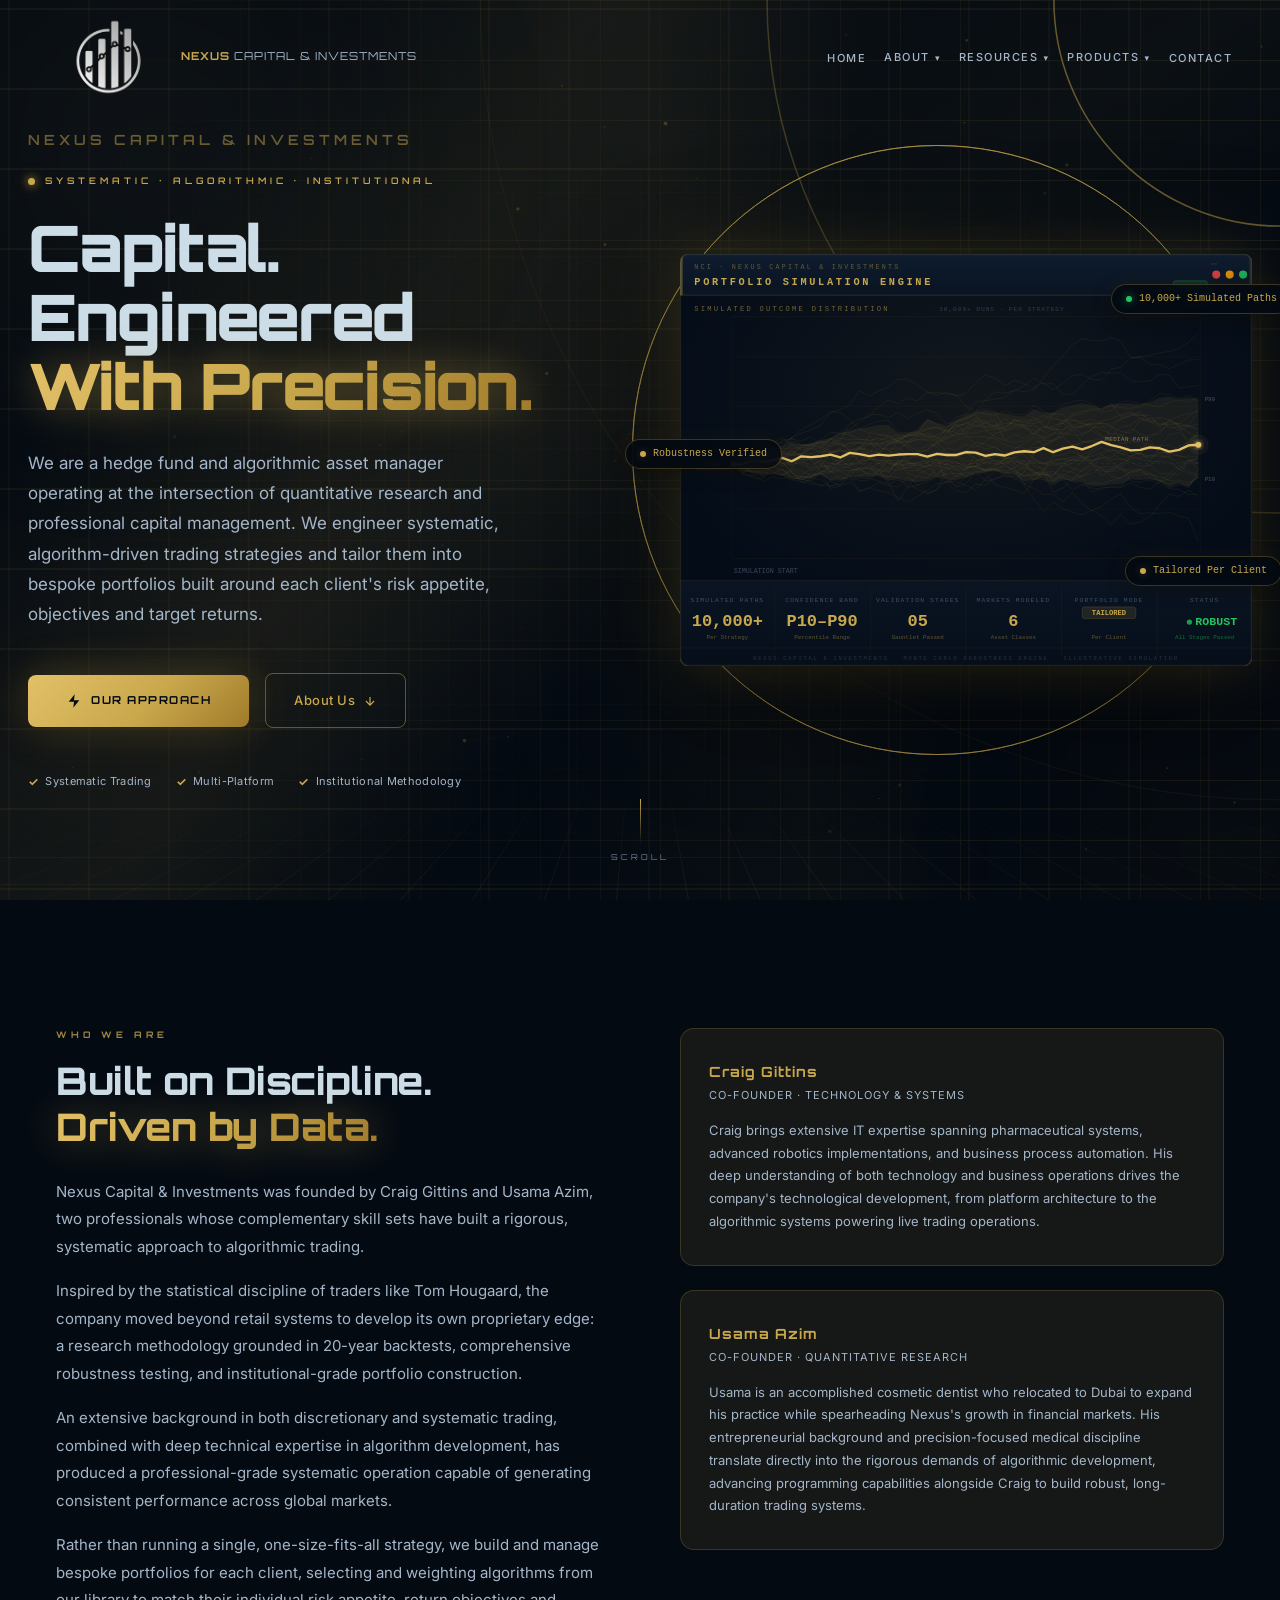
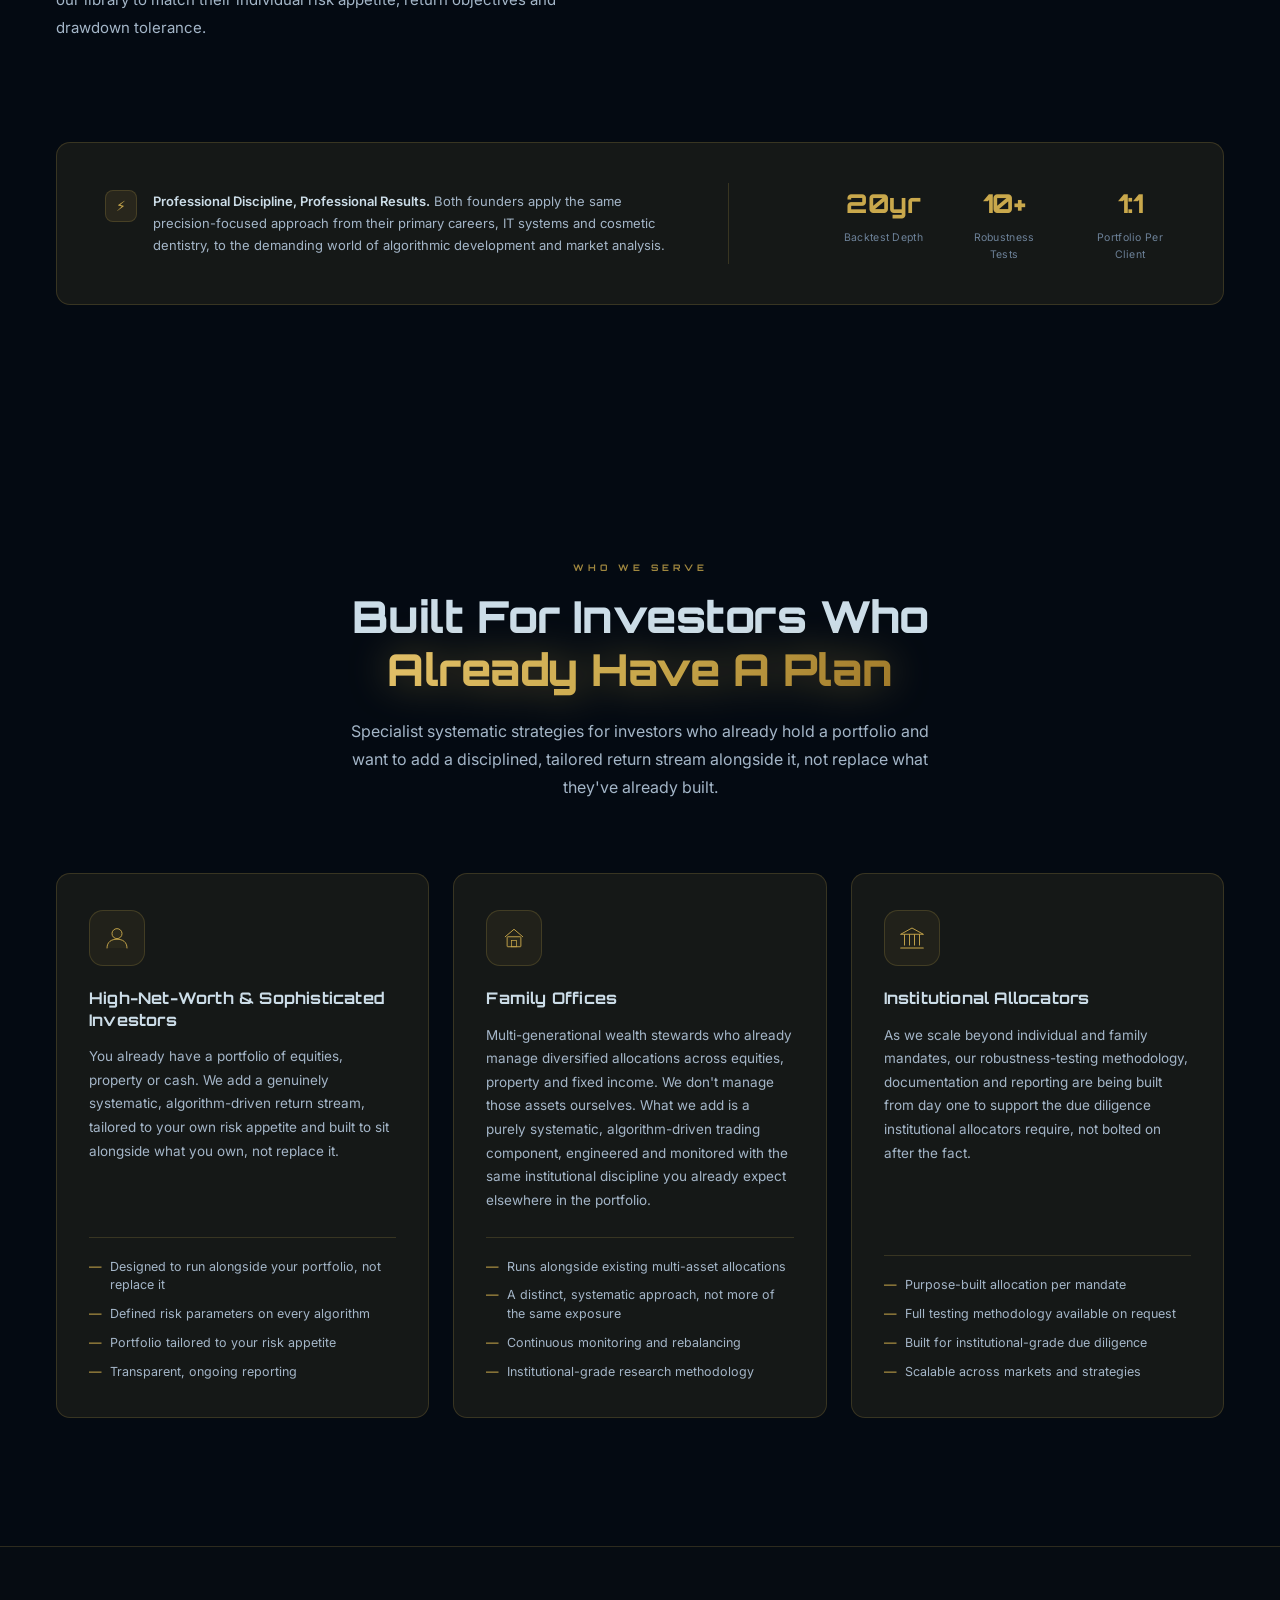
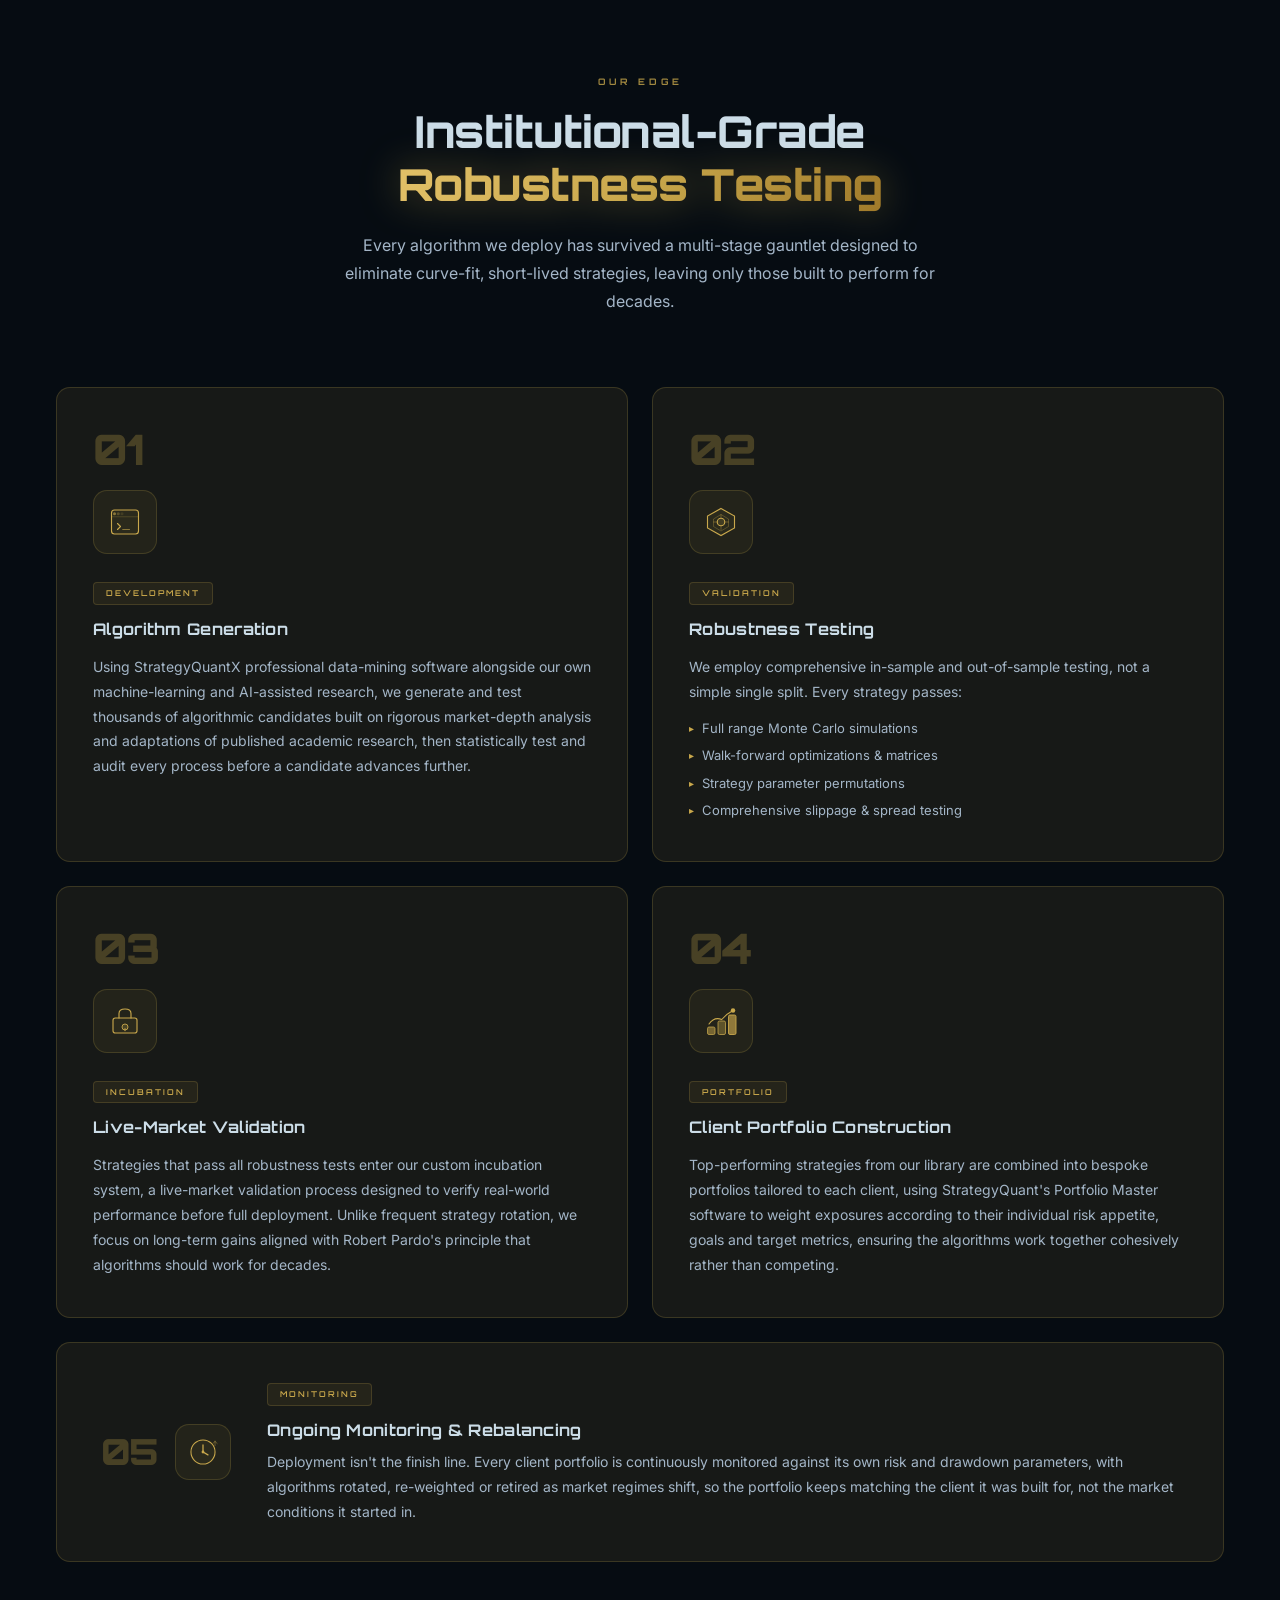
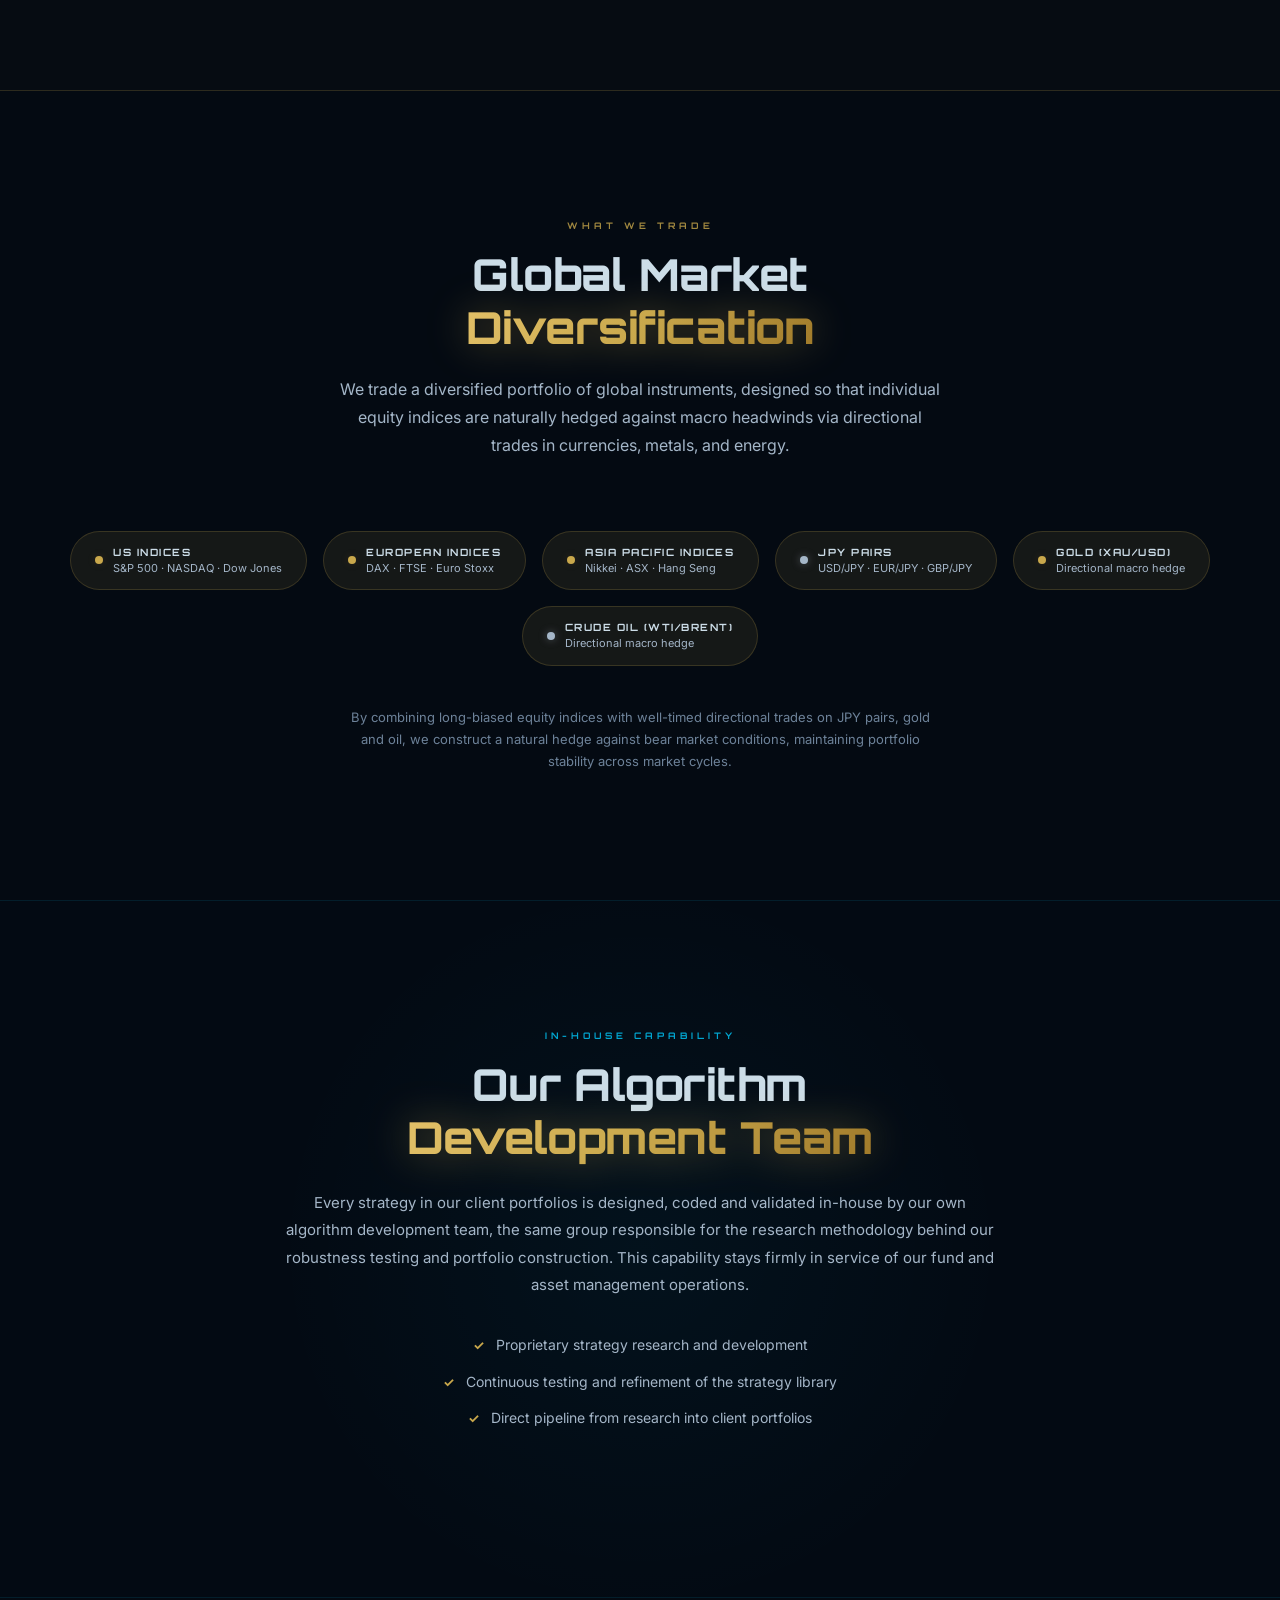
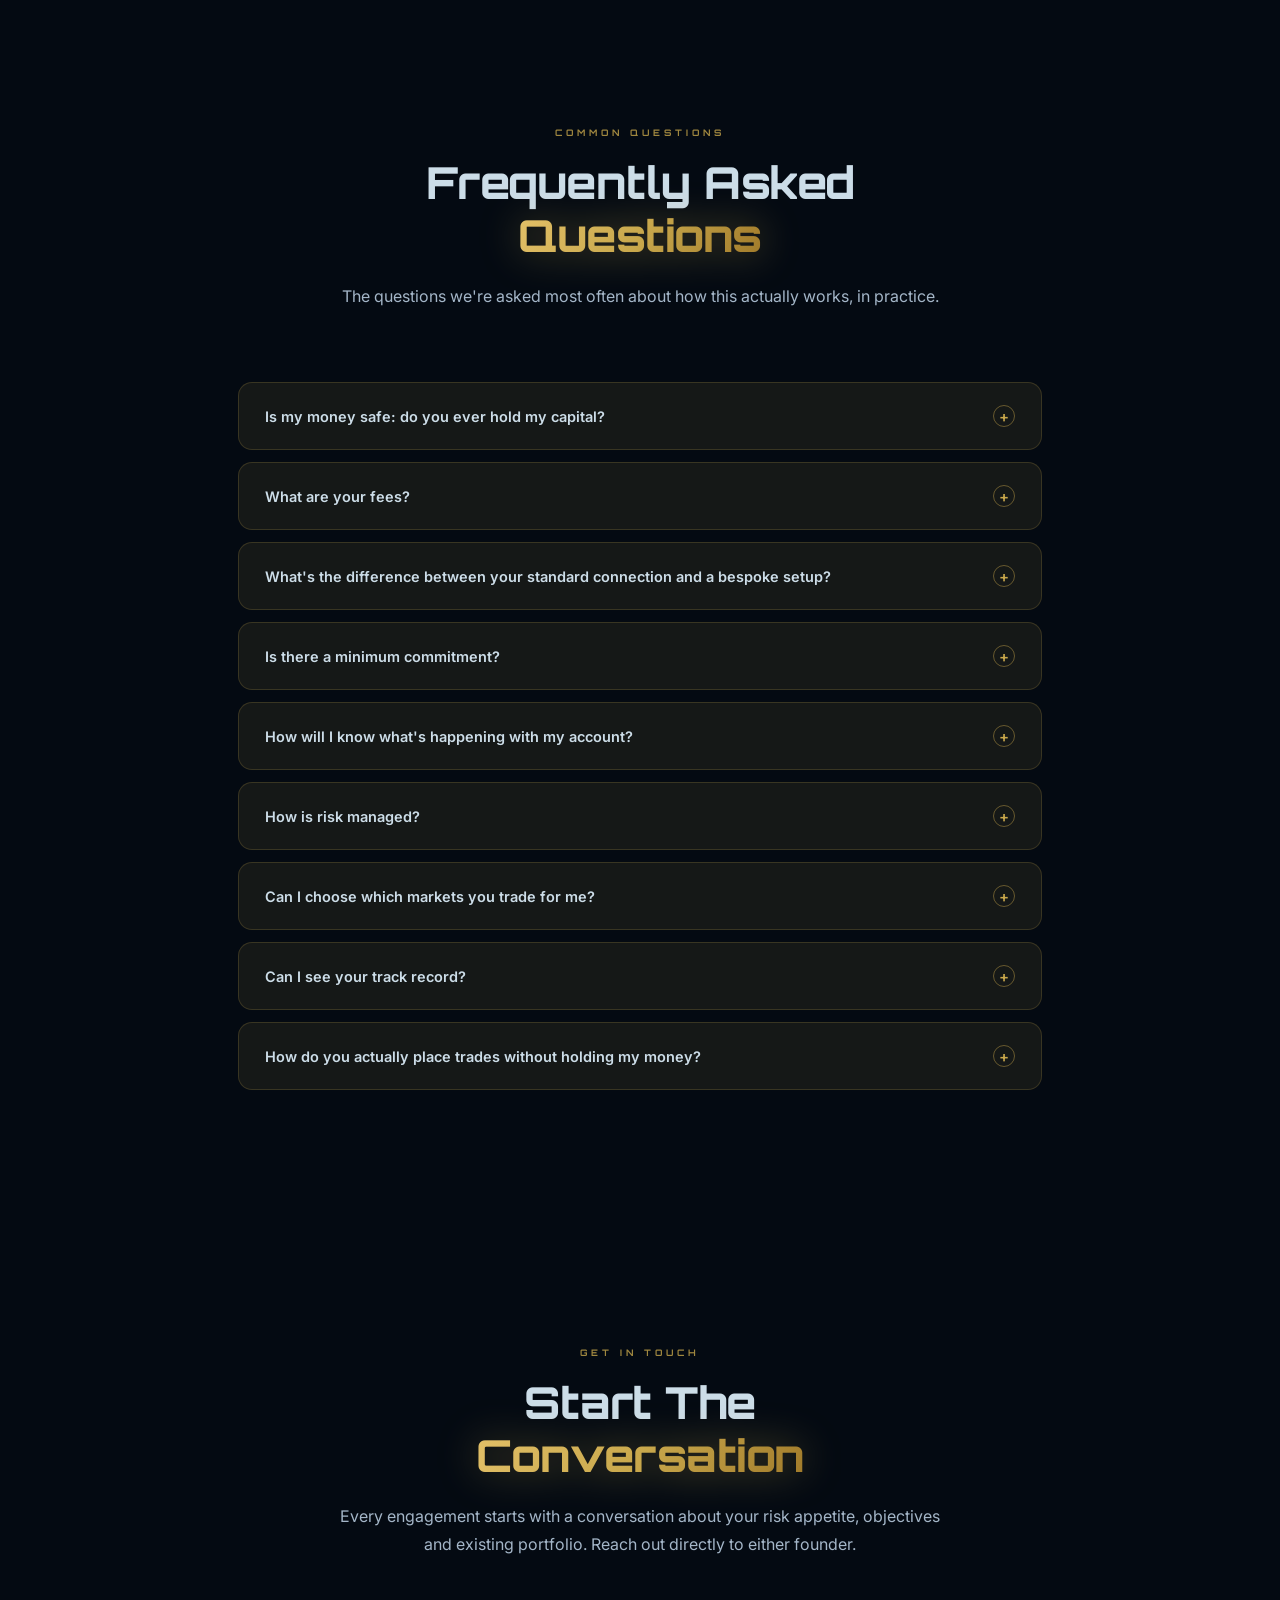
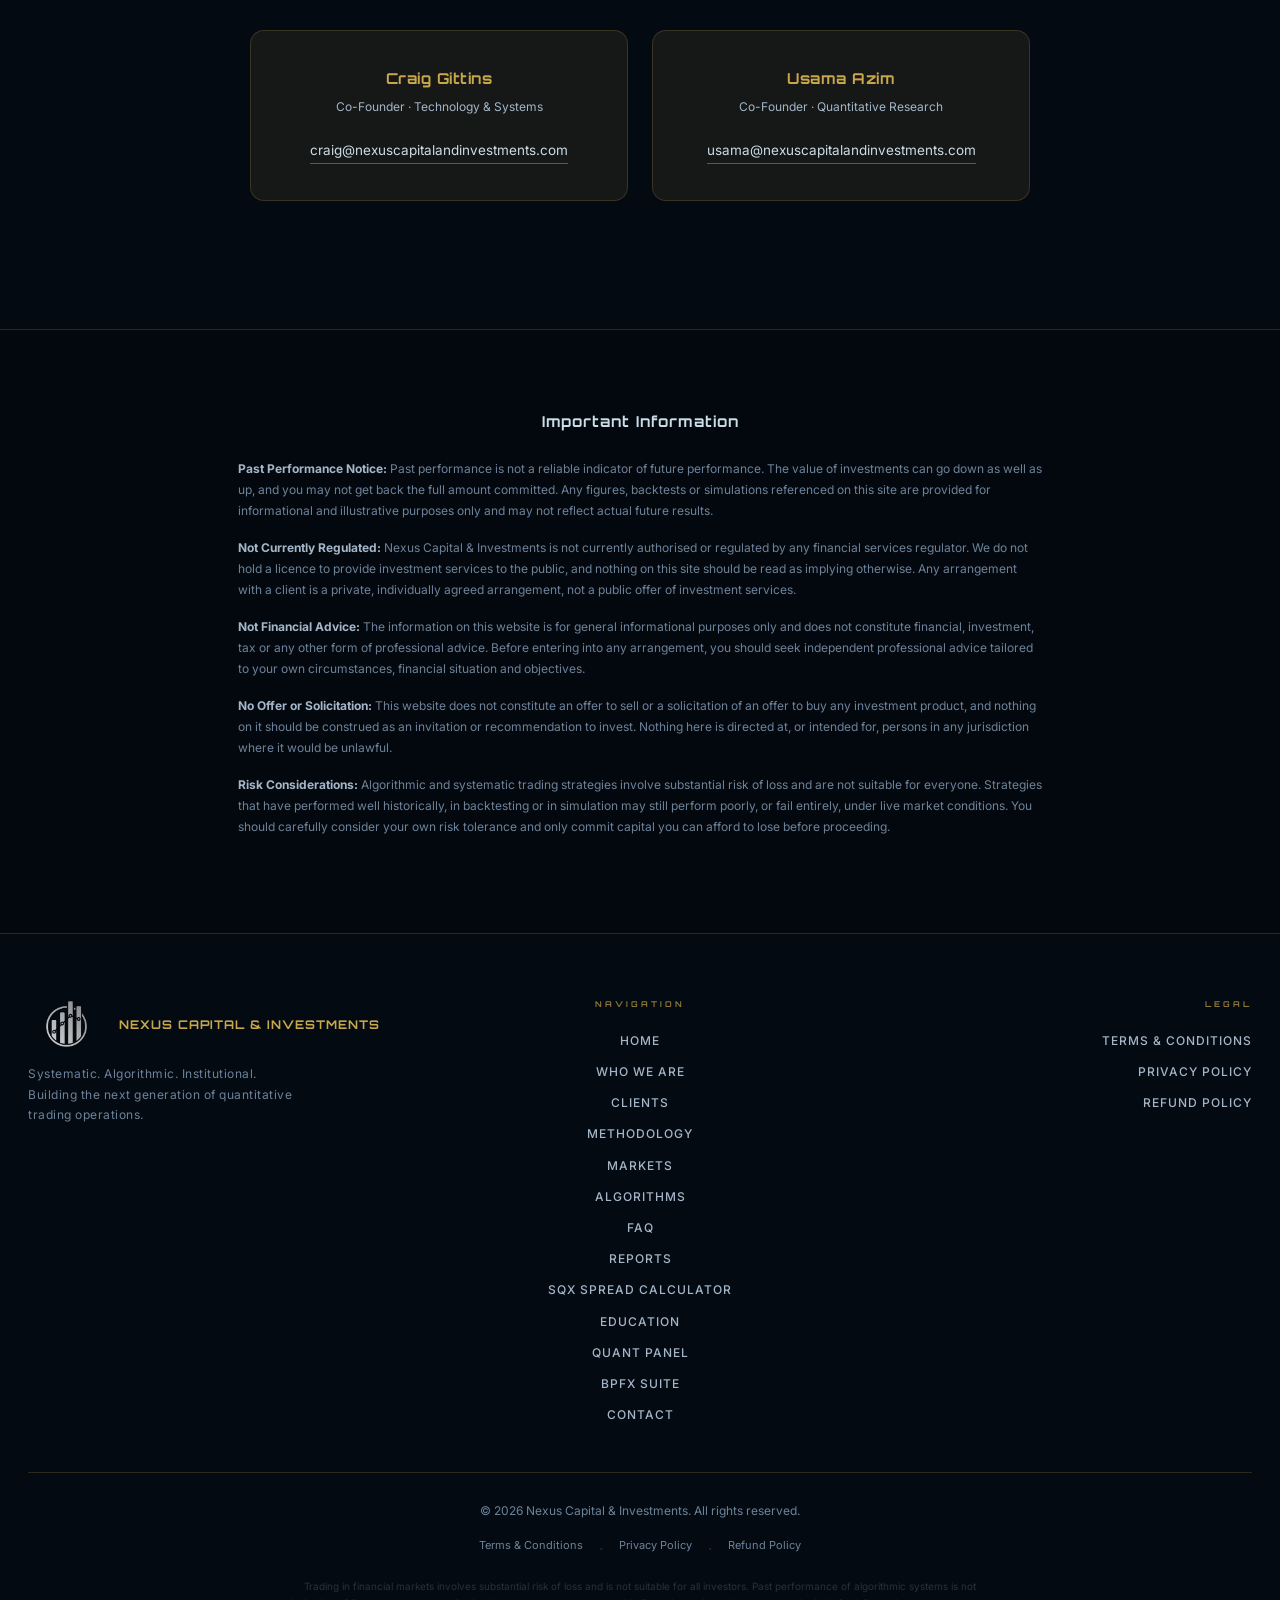
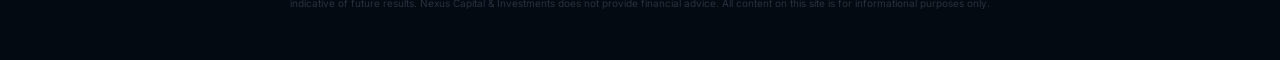
<file: index.html>
<!DOCTYPE html>
<html lang="en">
<head>
  <meta charset="UTF-8">
  <meta name="viewport" content="width=device-width, initial-scale=1.0">
  <meta name="impact-site-verification" value="afd11883-7b95-4285-9b3c-bebb73b471b8">
  <link rel="icon" type="image/png" sizes="512x512" href="Logo/favicon-512.png">
  <link rel="icon" type="image/png" sizes="192x192" href="Logo/favicon-192.png">
  <link rel="icon" type="image/png" sizes="32x32" href="Logo/favicon-32.png">
  <link rel="apple-touch-icon" href="Logo/apple-touch-icon.png">
  <title>Nexus Capital & Investments | Systematic Algorithmic Hedge Fund</title>
  <meta name="description" content="Nexus Capital & Investments is a hedge fund and algorithmic asset manager building institutional-grade, systematic trading strategies and tailoring them into bespoke portfolios for each client.">
  <meta property="og:type" content="website">
  <meta property="og:url" content="https://nexuscapitalandinvestments.com/">
  <meta property="og:title" content="Nexus Capital & Investments | Systematic Algorithmic Hedge Fund">
  <meta property="og:description" content="Nexus Capital & Investments is a hedge fund and algorithmic asset manager building institutional-grade, systematic trading strategies and tailoring them into bespoke portfolios for each client.">
  <meta property="og:image" content="https://nexuscapitalandinvestments.com/images/Main%20Images/social-preview.png">
  <meta name="twitter:card" content="summary_large_image">
  <meta name="twitter:title" content="Nexus Capital & Investments | Systematic Algorithmic Hedge Fund">
  <meta name="twitter:description" content="Nexus Capital & Investments is a hedge fund and algorithmic asset manager building institutional-grade, systematic trading strategies and tailoring them into bespoke portfolios for each client.">
  <meta name="twitter:image" content="https://nexuscapitalandinvestments.com/images/Main%20Images/social-preview.png">
  <link rel="preconnect" href="https://fonts.googleapis.com">
  <link rel="preconnect" href="https://fonts.gstatic.com" crossorigin>
  <link href="https://fonts.googleapis.com/css2?family=Orbitron:wght@400;500;600;700;800;900&family=Inter:wght@300;400;500;600;700&display=swap" rel="stylesheet">
  <link rel="stylesheet" href="assets/css/style.css">
  <!-- Cloudflare Web Analytics -->
  <script type='module' src='https://static.cloudflareinsights.com/beacon.min.js' data-cf-beacon='{"token": "42544c17fb214b56bba81ecb0739444f"}'></script>
  <!-- End Cloudflare Web Analytics -->
</head>
<body>

  <!-- ░░ SPLASH ░░ -->
  <div id="splash" class="splash">
    <div class="splash-inner">
      <div class="splash-logo-wrap">
        <div class="splash-ring"></div>
        <img src="Logo/Nexus Capital and Investments Logo.png" alt="Nexus Capital and Investments" class="splash-logo">
      </div>
      <div class="splash-name">NEXUS CAPITAL &amp; INVESTMENTS</div>
      <div class="splash-sub">Systematic · Algorithmic · Institutional</div>
      <div class="splash-bar"><div class="splash-bar-fill"></div></div>
    </div>
  </div>

  <!-- ░░ PARTICLE CANVAS ░░ -->
  <canvas id="particle-canvas"></canvas>

  <!-- ░░ NAVIGATION ░░ -->
  <nav class="navbar" id="navbar">
    <div class="nav-inner">
      <a href="index.html" class="nav-logo">
        <img src="Logo/Nexus Capital and Investments Logo.png" alt="Nexus Capital and Investments">
        <span class="nav-brand">Nexus<span class="nav-brand-dim"> Capital &amp; Investments</span></span>
      </a>

      <ul class="nav-links" id="nav-links">
        <li><a href="#home"        class="nav-link">Home</a></li>
        <li class="nav-dropdown">
          <button class="nav-link nav-dropdown-btn" aria-expanded="false" aria-haspopup="true">
            About <span class="nav-dropdown-caret">▾</span>
          </button>
          <div class="nav-dropdown-menu">
            <a href="#about" class="nav-dropdown-item">
              <span class="dropdown-item-title">Who We Are</span>
              <span class="dropdown-item-sub">Founders &amp; approach</span>
            </a>
            <a href="#who-we-serve" class="nav-dropdown-item">
              <span class="dropdown-item-title">Clients</span>
              <span class="dropdown-item-sub">Who we work with</span>
            </a>
            <a href="#methodology" class="nav-dropdown-item">
              <span class="dropdown-item-title">Methodology</span>
              <span class="dropdown-item-sub">How we build and test</span>
            </a>
            <a href="#markets" class="nav-dropdown-item">
              <span class="dropdown-item-title">Markets</span>
              <span class="dropdown-item-sub">What we trade</span>
            </a>
            <a href="#algo-development" class="nav-dropdown-item">
              <span class="dropdown-item-title">Algorithms</span>
              <span class="dropdown-item-sub">In-house development</span>
            </a>
          </div>
        </li>
        <li class="nav-dropdown">
          <button class="nav-link nav-dropdown-btn" aria-expanded="false" aria-haspopup="true">
            Resources <span class="nav-dropdown-caret">▾</span>
          </button>
          <div class="nav-dropdown-menu">
            <a href="#faq" class="nav-dropdown-item">
              <span class="dropdown-item-title">FAQ</span>
              <span class="dropdown-item-sub">Common questions, answered</span>
            </a>
            <a href="reports.html" class="nav-dropdown-item">
              <span class="dropdown-item-title">Strategy Reports</span>
              <span class="dropdown-item-sub">Sample algorithm performance</span>
            </a>
            <a href="sqx-spread-calculator.html" class="nav-dropdown-item">
              <span class="dropdown-item-title">SQX Spread Calculator</span>
              <span class="dropdown-item-sub">Free StrategyQuant tool</span>
            </a>
            <a href="education.html" class="nav-dropdown-item">
              <span class="dropdown-item-title">Education</span>
              <span class="dropdown-item-sub coming-soon">Coming Soon</span>
            </a>
          </div>
        </li>
        <li class="nav-dropdown">
          <button class="nav-link nav-dropdown-btn" aria-expanded="false" aria-haspopup="true">
            Products <span class="nav-dropdown-caret">▾</span>
          </button>
          <div class="nav-dropdown-menu">
            <a href="products/quant-panel.html" class="nav-dropdown-item">
              <span class="dropdown-item-title">Quant Panel</span>
              <span class="dropdown-item-sub">MT5 portfolio dashboard</span>
            </a>
            <a href="products/bpfx-suite.html" class="nav-dropdown-item">
              <span class="dropdown-item-title">BPFX Suite</span>
              <span class="dropdown-item-sub">Recommended partner tool</span>
            </a>
          </div>
        </li>
        <li><a href="#contact" class="nav-link">Contact</a></li>
      </ul>

      <button class="nav-burger" id="nav-burger" aria-label="Open menu">
        <span></span><span></span><span></span>
      </button>
    </div>
  </nav>

  <main>

    <!-- ░░░░ HERO ░░░░ -->
    <section class="nci-hero" id="home">
      <div class="nci-hero-grid"></div>
      <div class="hero-depth-grid"></div>
      <div class="hero-hex-pattern"></div>
      <div class="hero-light-rays"></div>
      <div class="hero-scan-rings">
        <div class="hero-scan-ring" style="--d:0s"></div>
        <div class="hero-scan-ring" style="--d:2s"></div>
        <div class="hero-scan-ring" style="--d:4s"></div>
      </div>
      <div class="nci-hero-glow--tl"></div>
      <div class="nci-hero-glow--br"></div>

      <div class="nci-hero-inner">

        <!-- Left: Text -->
        <div class="nci-hero-text">
          <div class="nci-hero-tag">Nexus Capital &amp; Investments</div>

          <div class="nci-hero-eyebrow">
            <span class="eyebrow-pulse-gold"></span>
            Systematic · Algorithmic · Institutional
          </div>

          <h1 class="nci-hero-heading">
            Capital.<br>
            Engineered<br>
            <span class="text-glow-gold">With Precision.</span>
          </h1>

          <p class="nci-hero-sub">
            We are a hedge fund and algorithmic asset manager operating at the intersection of quantitative research and professional capital management. We engineer systematic, algorithm-driven trading strategies and tailor them into bespoke portfolios built around each client's risk appetite, objectives and target returns.
          </p>

          <div class="hero-actions">
            <a href="#methodology" class="btn-primary-gold">
              <svg width="16" height="16" viewBox="0 0 24 24" fill="currentColor"><path d="M13 2L4.09 12.97 12 12.97 11 22 19.91 11.03 12 11.03z"/></svg>
              Our Approach
            </a>
            <a href="#about" class="btn-ghost-gold">
              About Us
              <svg width="14" height="14" viewBox="0 0 24 24" fill="none" stroke="currentColor" stroke-width="2" class="btn-arrow"><path d="M12 5v14M5 12l7 7 7-7"/></svg>
            </a>
          </div>

          <div class="nci-trust">
            <div class="nci-trust-badge"><span class="nci-trust-check">✓</span> Systematic Trading</div>
            <div class="nci-trust-badge"><span class="nci-trust-check">✓</span> Multi-Platform</div>
            <div class="nci-trust-badge"><span class="nci-trust-check">✓</span> Institutional Methodology</div>
          </div>
        </div>

        <!-- Right: Portfolio Simulation Visual -->
        <div class="nci-hero-visual">
          <div class="nci-mockup-scene">
            <div class="nci-mockup-glow"></div>
            <img src="images/Main Images/nci-montecarlo.svg" class="nci-globe-img" alt="Nexus Capital & Investments Monte Carlo Portfolio Simulation">
            <div class="nci-chip nci-chip-1"><span class="nci-chip-dot nci-chip-dot--green"></span>10,000+ Simulated Paths</div>
            <div class="nci-chip nci-chip-2"><span class="nci-chip-dot"></span>Robustness Verified</div>
            <div class="nci-chip nci-chip-3"><span class="nci-chip-dot"></span>Tailored Per Client</div>
          </div>
        </div>

      </div><!-- /nci-hero-inner -->

      <div class="scroll-cue">
        <div class="scroll-cue-line"></div>
        <span>SCROLL</span>
      </div>
    </section><!-- /hero -->


    <!-- ░░░░ ABOUT NCI ░░░░ -->
    <section class="about-section" id="about">
      <div class="section-wrap">
        <div class="about-grid">

          <!-- Left: Text -->
          <div class="about-text-col">
            <div class="section-label about-label">WHO WE ARE</div>
            <h2 class="about-heading">
              Built on Discipline.<br>
              <span class="text-glow-gold">Driven by Data.</span>
            </h2>
            <div class="about-body">
              <p>
                Nexus Capital &amp; Investments was founded by Craig Gittins and Usama Azim, two professionals whose complementary skill sets have built a rigorous, systematic approach to algorithmic trading.
              </p>
              <p>
                Inspired by the statistical discipline of traders like Tom Hougaard, the company moved beyond retail systems to develop its own proprietary edge: a research methodology grounded in 20-year backtests, comprehensive robustness testing, and institutional-grade portfolio construction.
              </p>
              <p>
                An extensive background in both discretionary and systematic trading, combined with deep technical expertise in algorithm development, has produced a professional-grade systematic operation capable of generating consistent performance across global markets.
              </p>
              <p>
                Rather than running a single, one-size-fits-all strategy, we build and manage bespoke portfolios for each client, selecting and weighting algorithms from our library to match their individual risk appetite, return objectives and drawdown tolerance.
              </p>
            </div>
          </div>

          <!-- Right: Founder Cards -->
          <div class="founders-grid">
            <div class="founder-card">
              <div class="founder-name">Craig Gittins</div>
              <div class="founder-title">Co-Founder · Technology &amp; Systems</div>
              <p class="founder-bio">
                Craig brings extensive IT expertise spanning pharmaceutical systems, advanced robotics implementations, and business process automation. His deep understanding of both technology and business operations drives the company's technological development, from platform architecture to the algorithmic systems powering live trading operations.
              </p>
            </div>
            <div class="founder-card">
              <div class="founder-name">Usama Azim</div>
              <div class="founder-title">Co-Founder · Quantitative Research</div>
              <p class="founder-bio">
                Usama is an accomplished cosmetic dentist who relocated to Dubai to expand his practice while spearheading Nexus's growth in financial markets. His entrepreneurial background and precision-focused medical discipline translate directly into the rigorous demands of algorithmic development, advancing programming capabilities alongside Craig to build robust, long-duration trading systems.
              </p>
            </div>
          </div>

        </div>

        <!-- Full-width banner: pull-quote + quick facts -->
        <div class="about-banner">
          <div class="about-banner-quote">
            <div class="about-highlight-icon">⚡</div>
            <div class="about-highlight-text">
              <strong>Professional Discipline, Professional Results.</strong> Both founders apply the same precision-focused approach from their primary careers, IT systems and cosmetic dentistry, to the demanding world of algorithmic development and market analysis.
            </div>
          </div>
          <div class="about-banner-stats">
            <div class="about-banner-stat">
              <div class="about-banner-stat-num">20yr</div>
              <div class="about-banner-stat-lbl">Backtest Depth</div>
            </div>
            <div class="about-banner-stat">
              <div class="about-banner-stat-num">10+</div>
              <div class="about-banner-stat-lbl">Robustness Tests</div>
            </div>
            <div class="about-banner-stat">
              <div class="about-banner-stat-num">1:1</div>
              <div class="about-banner-stat-lbl">Portfolio Per Client</div>
            </div>
          </div>
        </div>

      </div>
    </section><!-- /about -->


    <!-- ░░░░ WHO WE SERVE ░░░░ -->
    <section class="serve-section" id="who-we-serve">
      <div class="section-wrap">

        <div class="section-header">
          <div class="section-label">WHO WE SERVE</div>
          <h2 class="section-title">Built For Investors Who<br><span class="text-glow-gold">Already Have A Plan</span></h2>
          <p class="section-desc">Specialist systematic strategies for investors who already hold a portfolio and want to add a disciplined, tailored return stream alongside it, not replace what they've already built.</p>
        </div>

        <div class="serve-grid">

          <!-- Card 1: HNW & Sophisticated Investors -->
          <div class="serve-card">
            <div class="serve-icon">
              <svg viewBox="0 0 48 48" fill="none" xmlns="http://www.w3.org/2000/svg">
                <circle cx="24" cy="17" r="8" stroke="#c9a84c" stroke-width="1.5" fill="rgba(201,168,76,0.05)"/>
                <path d="M8 40 C8 30 15 26 24 26 C33 26 40 30 40 40" stroke="#c9a84c" stroke-width="1.5" stroke-linecap="round" fill="rgba(201,168,76,0.05)"/>
              </svg>
            </div>
            <h3 class="serve-title">High-Net-Worth &amp; Sophisticated Investors</h3>
            <p class="serve-desc">You already have a portfolio of equities, property or cash. We add a genuinely systematic, algorithm-driven return stream, tailored to your own risk appetite and built to sit alongside what you own, not replace it.</p>
            <ul class="serve-list">
              <li>Designed to run alongside your portfolio, not replace it</li>
              <li>Defined risk parameters on every algorithm</li>
              <li>Portfolio tailored to your risk appetite</li>
              <li>Transparent, ongoing reporting</li>
            </ul>
          </div>

          <!-- Card 2: Family Offices -->
          <div class="serve-card">
            <div class="serve-icon">
              <svg viewBox="0 0 48 48" fill="none" xmlns="http://www.w3.org/2000/svg">
                <path d="M10 22 L24 10 L38 22" stroke="#c9a84c" stroke-width="1.5" stroke-linecap="round" stroke-linejoin="round" fill="none"/>
                <rect x="13" y="22" width="22" height="16" rx="1" stroke="#c9a84c" stroke-width="1.5" fill="rgba(201,168,76,0.05)"/>
                <rect x="20" y="28" width="8" height="10" stroke="#c9a84c" stroke-width="1.2" fill="none"/>
              </svg>
            </div>
            <h3 class="serve-title">Family Offices</h3>
            <p class="serve-desc">Multi-generational wealth stewards who already manage diversified allocations across equities, property and fixed income. We don't manage those assets ourselves. What we add is a purely systematic, algorithm-driven trading component, engineered and monitored with the same institutional discipline you already expect elsewhere in the portfolio.</p>
            <ul class="serve-list">
              <li>Runs alongside existing multi-asset allocations</li>
              <li>A distinct, systematic approach, not more of the same exposure</li>
              <li>Continuous monitoring and rebalancing</li>
              <li>Institutional-grade research methodology</li>
            </ul>
          </div>

          <!-- Card 3: Institutional Allocators -->
          <div class="serve-card">
            <div class="serve-icon">
              <svg viewBox="0 0 48 48" fill="none" xmlns="http://www.w3.org/2000/svg">
                <path d="M6 18 L24 8 L42 18" stroke="#c9a84c" stroke-width="1.5" stroke-linecap="round" stroke-linejoin="round" fill="none"/>
                <line x1="6" y1="18" x2="42" y2="18" stroke="#c9a84c" stroke-width="1.5"/>
                <line x1="12" y1="18" x2="12" y2="36" stroke="#c9a84c" stroke-width="1.5"/>
                <line x1="20" y1="18" x2="20" y2="36" stroke="#c9a84c" stroke-width="1.5"/>
                <line x1="28" y1="18" x2="28" y2="36" stroke="#c9a84c" stroke-width="1.5"/>
                <line x1="36" y1="18" x2="36" y2="36" stroke="#c9a84c" stroke-width="1.5"/>
                <line x1="6" y1="40" x2="42" y2="40" stroke="#c9a84c" stroke-width="1.8" stroke-linecap="round"/>
              </svg>
            </div>
            <h3 class="serve-title">Institutional Allocators</h3>
            <p class="serve-desc">As we scale beyond individual and family mandates, our robustness-testing methodology, documentation and reporting are being built from day one to support the due diligence institutional allocators require, not bolted on after the fact.</p>
            <ul class="serve-list">
              <li>Purpose-built allocation per mandate</li>
              <li>Full testing methodology available on request</li>
              <li>Built for institutional-grade due diligence</li>
              <li>Scalable across markets and strategies</li>
            </ul>
          </div>

        </div>
      </div>
    </section><!-- /who-we-serve -->


    <!-- ░░░░ METHODOLOGY ░░░░ -->
    <section class="methodology-section" id="methodology">
      <div class="section-wrap">

        <div class="section-header">
          <div class="section-label">OUR EDGE</div>
          <h2 class="section-title">Institutional-Grade<br><span class="text-glow-gold">Robustness Testing</span></h2>
          <p class="section-desc">Every algorithm we deploy has survived a multi-stage gauntlet designed to eliminate curve-fit, short-lived strategies, leaving only those built to perform for decades.</p>
        </div>

        <div class="method-grid">

          <!-- Card 1: Algorithm Development -->
          <div class="method-card">
            <div class="method-num">01</div>
            <div class="method-icon">
              <svg viewBox="0 0 48 48" fill="none" xmlns="http://www.w3.org/2000/svg">
                <rect x="6" y="8" width="36" height="32" rx="4" stroke="#c9a84c" stroke-width="1.5" fill="rgba(201,168,76,0.05)"/>
                <line x1="6" y1="17" x2="42" y2="17" stroke="rgba(201,168,76,0.3)" stroke-width="1"/>
                <path d="M14 26 L18 30 L14 34" stroke="#c9a84c" stroke-width="1.5" stroke-linecap="round" stroke-linejoin="round"/>
                <line x1="21" y1="34" x2="30" y2="34" stroke="rgba(201,168,76,0.6)" stroke-width="1.5" stroke-linecap="round"/>
                <circle cx="10" cy="13" r="2" fill="#c9a84c" opacity="0.6"/>
                <circle cx="15" cy="13" r="2" fill="rgba(201,168,76,0.3)"/>
                <circle cx="20" cy="13" r="2" fill="rgba(201,168,76,0.15)"/>
              </svg>
            </div>
            <div class="method-tag">Development</div>
            <h3 class="method-title">Algorithm Generation</h3>
            <p class="method-desc">Using StrategyQuantX professional data-mining software alongside our own machine-learning and AI-assisted research, we generate and test thousands of algorithmic candidates built on rigorous market-depth analysis and adaptations of published academic research, then statistically test and audit every process before a candidate advances further.</p>
          </div>

          <!-- Card 2: Robustness Testing -->
          <div class="method-card">
            <div class="method-num">02</div>
            <div class="method-icon">
              <svg viewBox="0 0 48 48" fill="none" xmlns="http://www.w3.org/2000/svg">
                <path d="M24 6 L42 16 L42 32 L24 42 L6 32 L6 16 Z" stroke="#c9a84c" stroke-width="1.5" fill="rgba(201,168,76,0.05)"/>
                <path d="M24 14 L34 20 L34 30 L24 36 L14 30 L14 20 Z" stroke="rgba(201,168,76,0.4)" stroke-width="1"/>
                <circle cx="24" cy="24" r="5" fill="rgba(201,168,76,0.15)" stroke="#c9a84c" stroke-width="1.5"/>
                <path d="M24 19 L24 14 M29 24 L34 24 M24 29 L24 34 M19 24 L14 24" stroke="rgba(201,168,76,0.5)" stroke-width="1" stroke-linecap="round"/>
              </svg>
            </div>
            <div class="method-tag">Validation</div>
            <h3 class="method-title">Robustness Testing</h3>
            <p class="method-desc">We employ comprehensive in-sample and out-of-sample testing, not a simple single split. Every strategy passes:</p>
            <ul class="method-list">
              <li>Full range Monte Carlo simulations</li>
              <li>Walk-forward optimizations &amp; matrices</li>
              <li>Strategy parameter permutations</li>
              <li>Comprehensive slippage &amp; spread testing</li>
            </ul>
          </div>

          <!-- Card 3: Incubation -->
          <div class="method-card">
            <div class="method-num">03</div>
            <div class="method-icon">
              <svg viewBox="0 0 48 48" fill="none" xmlns="http://www.w3.org/2000/svg">
                <rect x="8" y="20" width="32" height="20" rx="3" stroke="#c9a84c" stroke-width="1.5" fill="rgba(201,168,76,0.05)"/>
                <path d="M16 20 L16 14 Q16 8 24 8 Q32 8 32 14 L32 20" stroke="#c9a84c" stroke-width="1.5" stroke-linecap="round" fill="none"/>
                <circle cx="24" cy="32" r="4" fill="rgba(201,168,76,0.2)" stroke="#c9a84c" stroke-width="1.2"/>
                <line x1="24" y1="34" x2="24" y2="37" stroke="#c9a84c" stroke-width="1.2" stroke-linecap="round"/>
              </svg>
            </div>
            <div class="method-tag">Incubation</div>
            <h3 class="method-title">Live-Market Validation</h3>
            <p class="method-desc">Strategies that pass all robustness tests enter our custom incubation system, a live-market validation process designed to verify real-world performance before full deployment. Unlike frequent strategy rotation, we focus on long-term gains aligned with Robert Pardo's principle that algorithms should work for decades.</p>
          </div>

          <!-- Card 4: Portfolio Construction -->
          <div class="method-card">
            <div class="method-num">04</div>
            <div class="method-icon">
              <svg viewBox="0 0 48 48" fill="none" xmlns="http://www.w3.org/2000/svg">
                <rect x="6"  y="32" width="10" height="10" rx="2" fill="rgba(201,168,76,0.5)" stroke="#c9a84c" stroke-width="1"/>
                <rect x="20" y="24" width="10" height="18" rx="2" fill="rgba(201,168,76,0.35)" stroke="#c9a84c" stroke-width="1"/>
                <rect x="34" y="16" width="10" height="26" rx="2" fill="rgba(201,168,76,0.65)" stroke="#c9a84c" stroke-width="1.2"/>
                <path d="M8 28 Q15 18 25 22 Q32 14 40 10" stroke="#c9a84c" stroke-width="1.5" stroke-linecap="round" fill="none"/>
                <circle cx="40" cy="10" r="3" fill="#c9a84c"/>
              </svg>
            </div>
            <div class="method-tag">Portfolio</div>
            <h3 class="method-title">Client Portfolio Construction</h3>
            <p class="method-desc">Top-performing strategies from our library are combined into bespoke portfolios tailored to each client, using StrategyQuant's Portfolio Master software to weight exposures according to their individual risk appetite, goals and target metrics, ensuring the algorithms work together cohesively rather than competing.</p>
          </div>

          <!-- Card 5: Ongoing Monitoring (wide) -->
          <div class="method-card method-card--wide">
            <div class="method-card-wide-icon">
              <div class="method-num">05</div>
              <svg viewBox="0 0 48 48" fill="none" xmlns="http://www.w3.org/2000/svg">
                <circle cx="24" cy="24" r="17" stroke="#c9a84c" stroke-width="1.5" fill="rgba(201,168,76,0.05)"/>
                <path d="M24 14 L24 24 L31 28" stroke="#c9a84c" stroke-width="1.8" stroke-linecap="round" stroke-linejoin="round"/>
                <circle cx="24" cy="24" r="2" fill="#c9a84c"/>
                <path d="M38 12 L41 9 M41 9 L44 12 M41 9 L41 15" stroke="rgba(201,168,76,0.5)" stroke-width="1.2" stroke-linecap="round"/>
              </svg>
            </div>
            <div class="method-card-wide-text">
              <div class="method-tag">Monitoring</div>
              <h3 class="method-title">Ongoing Monitoring &amp; Rebalancing</h3>
              <p class="method-desc">Deployment isn't the finish line. Every client portfolio is continuously monitored against its own risk and drawdown parameters, with algorithms rotated, re-weighted or retired as market regimes shift, so the portfolio keeps matching the client it was built for, not the market conditions it started in.</p>
            </div>
          </div>

        </div><!-- /method-grid -->
      </div>
    </section><!-- /methodology -->


    <!-- ░░░░ GLOBAL MARKETS ░░░░ -->
    <section class="markets-section" id="markets">
      <div class="section-wrap">

        <div class="section-header">
          <div class="section-label">WHAT WE TRADE</div>
          <h2 class="section-title">Global Market<br><span class="text-glow-gold">Diversification</span></h2>
          <p class="section-desc">We trade a diversified portfolio of global instruments, designed so that individual equity indices are naturally hedged against macro headwinds via directional trades in currencies, metals, and energy.</p>
        </div>

        <div class="markets-grid">
          <div class="market-pill">
            <span class="market-dot market-dot--gold"></span>
            <div>
              <div class="market-name">US Indices</div>
              <div class="market-sub">S&amp;P 500 · NASDAQ · Dow Jones</div>
            </div>
          </div>
          <div class="market-pill">
            <span class="market-dot market-dot--gold"></span>
            <div>
              <div class="market-name">European Indices</div>
              <div class="market-sub">DAX · FTSE · Euro Stoxx</div>
            </div>
          </div>
          <div class="market-pill">
            <span class="market-dot market-dot--gold"></span>
            <div>
              <div class="market-name">Asia Pacific Indices</div>
              <div class="market-sub">Nikkei · ASX · Hang Seng</div>
            </div>
          </div>
          <div class="market-pill">
            <span class="market-dot market-dot--silver"></span>
            <div>
              <div class="market-name">JPY Pairs</div>
              <div class="market-sub">USD/JPY · EUR/JPY · GBP/JPY</div>
            </div>
          </div>
          <div class="market-pill">
            <span class="market-dot market-dot--gold"></span>
            <div>
              <div class="market-name">Gold (XAU/USD)</div>
              <div class="market-sub">Directional macro hedge</div>
            </div>
          </div>
          <div class="market-pill">
            <span class="market-dot market-dot--silver"></span>
            <div>
              <div class="market-name">Crude Oil (WTI/Brent)</div>
              <div class="market-sub">Directional macro hedge</div>
            </div>
          </div>
        </div>

        <p class="markets-note">
          By combining long-biased equity indices with well-timed directional trades on JPY pairs, gold and oil, we construct a natural hedge against bear market conditions, maintaining portfolio stability across market cycles.
        </p>

      </div>
    </section><!-- /markets -->


    <!-- ░░░░ ALGORITHM DEVELOPMENT ░░░░ -->
    <section class="algo-division-section" id="algo-development">
      <div class="algo-division-glow"></div>
      <div class="section-wrap">
        <div class="algo-division-inner">

          <div>
            <div class="section-label algo-div-label">IN-HOUSE CAPABILITY</div>
            <h2 class="algo-div-heading">
              Our Algorithm<br>
              <span class="text-glow-gold">Development Team</span>
            </h2>
            <p class="algo-div-sub">
              Every strategy in our client portfolios is designed, coded and validated in-house by our own algorithm development team, the same group responsible for the research methodology behind our robustness testing and portfolio construction. This capability stays firmly in service of our fund and asset management operations.
            </p>
            <div class="algo-div-features">
              <div class="algo-div-feat"><span class="algo-div-feat-check">✓</span> Proprietary strategy research and development</div>
              <div class="algo-div-feat"><span class="algo-div-feat-check">✓</span> Continuous testing and refinement of the strategy library</div>
              <div class="algo-div-feat"><span class="algo-div-feat-check">✓</span> Direct pipeline from research into client portfolios</div>
            </div>
          </div>

        </div>
      </div>
    </section><!-- /algo-development -->


    <!-- ░░░░ FAQ ░░░░ -->
    <section class="faq-section" id="faq">
      <div class="section-wrap faq-wrap">

        <div class="section-header">
          <div class="section-label">COMMON QUESTIONS</div>
          <h2 class="section-title">Frequently Asked<br><span class="text-glow-gold">Questions</span></h2>
          <p class="section-desc">The questions we're asked most often about how this actually works, in practice.</p>
        </div>

        <div class="faq-list">

          <div class="faq-item">
            <button class="faq-question" aria-expanded="false">
              <span>Is my money safe: do you ever hold my capital?</span>
              <span class="faq-icon">+</span>
            </button>
            <div class="faq-answer">
              <p>No. You deposit directly with our regulated broker partner (currently IC Markets, with Vantage Markets coming soon), never with us. On our standard connection, even our performance fee is deducted automatically by the broker the moment it's earned, straight from your account, and shown on your own statement. We never invoice or handle your money ourselves. You retain full control and can disconnect at any time.</p>
            </div>
          </div>

          <div class="faq-item">
            <button class="faq-question" aria-expanded="false">
              <span>What are your fees?</span>
              <span class="faq-icon">+</span>
            </button>
            <div class="faq-answer">
              <p>No admin fees, no setup fees. It's performance only, charged only on new profits above your previous high-water mark, and nothing taken if you're not up overall or in drawdown. On our standard connection, this is deducted automatically by the broker the instant a new high-water mark is hit. On bespoke, individually-managed accounts, it's settled by periodic invoice against your high-water mark growth instead, since that structure doesn't run through the same automated system.</p>
            </div>
          </div>

          <div class="faq-item">
            <button class="faq-question" aria-expanded="false">
              <span>What's the difference between your standard connection and a bespoke setup?</span>
              <span class="faq-icon">+</span>
            </button>
            <div class="faq-answer">
              <p>Our standard connection links you to our core algorithmic system via an institutional-grade copy-trading connection. You choose your own risk exposure through a copy ratio (e.g. full size, half size, quarter size) that scales your position sizing, and with it your target drawdown, to suit your own risk appetite. It's the same underlying system for everyone on it, with no individual customisation beyond risk sizing. A bespoke setup, run directly on your own account, allows full customisation, restricting to specific markets, excluding others, or building a portfolio around a particular objective, and is arranged individually.</p>
            </div>
          </div>

          <div class="faq-item">
            <button class="faq-question" aria-expanded="false">
              <span>Is there a minimum commitment?</span>
              <span class="faq-icon">+</span>
            </button>
            <div class="faq-answer">
              <p>No lock-in on either setup. On the standard connection, you can disconnect within about 60 seconds, any time, via the app or website. On a bespoke account, you can contact us directly to turn it off, or, as an ultimate fail-safe entirely in your own control, simply change your trading password, which disconnects us immediately (any open positions would then need to be closed by you directly, since we'd no longer have access). Either way, this is a long-term strategy: we'd ask most clients to commit to at least a full year to give it a fair test.</p>
            </div>
          </div>

          <div class="faq-item">
            <button class="faq-question" aria-expanded="false">
              <span>How will I know what's happening with my account?</span>
              <span class="faq-icon">+</span>
            </button>
            <div class="faq-answer">
              <p>In real time. Every live position we take is visible on your own connected account as it happens. You'll also get your own daily trade record emailed directly from the broker at the close of each trading day.</p>
            </div>
          </div>

          <div class="faq-item">
            <button class="faq-question" aria-expanded="false">
              <span>How is risk managed?</span>
              <span class="faq-icon">+</span>
            </button>
            <div class="faq-answer">
              <p>Every single algorithm we run has a fixed stop loss on every trade, without exception. No position is ever left running unprotected. We never use Martingale, dollar-cost-averaging, or grid systems. Each algorithm goes through extensive backtesting and risk profiling before it's deployed, and once your portfolio is built we set an estimated maximum drawdown level based on that testing, tailored to your own risk tolerance. On the standard connection, your copy ratio is the main lever you control yourself. That estimate is based on historical data, not a guarantee of future results.</p>
            </div>
          </div>

          <div class="faq-item">
            <button class="faq-question" aria-expanded="false">
              <span>Can I choose which markets you trade for me?</span>
              <span class="faq-icon">+</span>
            </button>
            <div class="faq-answer">
              <p>On the standard connection, no. It's one system for everyone on it, and your control is over risk sizing, not market selection. Full market customisation (indices-only, excluding FX/crypto/commodities, single-market focus, and so on) is available through a bespoke setup.</p>
            </div>
          </div>

          <div class="faq-item">
            <button class="faq-question" aria-expanded="false">
              <span>Can I see your track record?</span>
              <span class="faq-icon">+</span>
            </button>
            <div class="faq-answer">
              <p>Our standard system is continuously evolving: algorithms get added, re-weighted or retired as part of ongoing monitoring, so a fixed historical number wouldn't represent what you'd actually be trading tomorrow. Bespoke portfolios are individually built, so there's no shared record there either. What we can show is how the algorithms behind those portfolios are developed and proven: demo incubation, a live-market validation account (independently tracked, no portfolio balancing applied), and individual strategy reports for algorithms that have gone through the process. See our <a href="reports.html">Strategy Reports</a> page for the full picture.</p>
            </div>
          </div>

          <div class="faq-item">
            <button class="faq-question" aria-expanded="false">
              <span>How do you actually place trades without holding my money?</span>
              <span class="faq-icon">+</span>
            </button>
            <div class="faq-answer">
              <p>On the standard connection, trades are copied to your account within milliseconds, because it runs through the same broker using an institutional-grade copy-trading system. On a bespoke account, you provide us with your trading login (your trading credentials, not your broker portal or personal account access), which we set up directly on our own servers to apply the algorithms to your account. In both cases, what we're given is the ability to trade, never the ability to withdraw funds, which stays entirely in your control.</p>
            </div>
          </div>

        </div>
      </div>
    </section><!-- /faq -->


    <!-- ░░░░ CONTACT ░░░░ -->
    <section class="contact-section" id="contact">
      <div class="section-wrap">

        <div class="section-header">
          <div class="section-label">GET IN TOUCH</div>
          <h2 class="section-title">Start The<br><span class="text-glow-gold">Conversation</span></h2>
          <p class="section-desc">Every engagement starts with a conversation about your risk appetite, objectives and existing portfolio. Reach out directly to either founder.</p>
        </div>

        <div class="contact-grid">
          <div class="contact-card">
            <div class="contact-card-name">Craig Gittins</div>
            <div class="contact-card-title">Co-Founder · Technology &amp; Systems</div>
            <a href="mailto:craig@nexuscapitalandinvestments.com" class="contact-card-email">craig@nexuscapitalandinvestments.com</a>
          </div>
          <div class="contact-card">
            <div class="contact-card-name">Usama Azim</div>
            <div class="contact-card-title">Co-Founder · Quantitative Research</div>
            <a href="mailto:usama@nexuscapitalandinvestments.com" class="contact-card-email">usama@nexuscapitalandinvestments.com</a>
          </div>
        </div>

      </div>
    </section><!-- /contact -->


    <!-- ░░░░ IMPORTANT INFORMATION ░░░░ -->
    <section class="important-info-section" id="important-information">
      <div class="section-wrap important-info-wrap">
        <h2 class="important-info-title">Important Information</h2>

        <p><strong>Past Performance Notice:</strong> Past performance is not a reliable indicator of future performance. The value of investments can go down as well as up, and you may not get back the full amount committed. Any figures, backtests or simulations referenced on this site are provided for informational and illustrative purposes only and may not reflect actual future results.</p>

        <p><strong>Not Currently Regulated:</strong> Nexus Capital &amp; Investments is not currently authorised or regulated by any financial services regulator. We do not hold a licence to provide investment services to the public, and nothing on this site should be read as implying otherwise. Any arrangement with a client is a private, individually agreed arrangement, not a public offer of investment services.</p>

        <p><strong>Not Financial Advice:</strong> The information on this website is for general informational purposes only and does not constitute financial, investment, tax or any other form of professional advice. Before entering into any arrangement, you should seek independent professional advice tailored to your own circumstances, financial situation and objectives.</p>

        <p><strong>No Offer or Solicitation:</strong> This website does not constitute an offer to sell or a solicitation of an offer to buy any investment product, and nothing on it should be construed as an invitation or recommendation to invest. Nothing here is directed at, or intended for, persons in any jurisdiction where it would be unlawful.</p>

        <p><strong>Risk Considerations:</strong> Algorithmic and systematic trading strategies involve substantial risk of loss and are not suitable for everyone. Strategies that have performed well historically, in backtesting or in simulation may still perform poorly, or fail entirely, under live market conditions. You should carefully consider your own risk tolerance and only commit capital you can afford to lose before proceeding.</p>
      </div>
    </section><!-- /important-information -->

  </main>


  <!-- ░░ FOOTER ░░ -->
  <footer class="nci-footer">
    <div class="footer-inner">
      <div class="footer-top">

        <div class="footer-brand">
          <div class="footer-brand-row">
            <img src="Logo/Nexus Capital and Investments Logo.png" alt="Nexus Capital and Investments" class="footer-logo">
            <div class="footer-brand-name">Nexus Capital &amp; Investments</div>
          </div>
          <p class="footer-tagline">Systematic. Algorithmic. Institutional.<br>Building the next generation of quantitative trading operations.</p>
        </div>

        <div class="footer-nav-col">
          <div class="footer-nav-title">Navigation</div>
          <div class="footer-nav-links">
            <a href="#home">Home</a>
            <a href="#about">Who We Are</a>
            <a href="#who-we-serve">Clients</a>
            <a href="#methodology">Methodology</a>
            <a href="#markets">Markets</a>
            <a href="#algo-development">Algorithms</a>
            <a href="#faq">FAQ</a>
            <a href="reports.html">Reports</a>
            <a href="sqx-spread-calculator.html">SQX Spread Calculator</a>
            <a href="education.html">Education</a>
            <a href="products/quant-panel.html">Quant Panel</a>
            <a href="products/bpfx-suite.html">BPFX Suite</a>
            <a href="#contact">Contact</a>
          </div>
        </div>

        <div class="footer-legal">
          <div class="footer-legal-title">Legal</div>
          <div class="footer-nav-links">
            <a href="legal/terms.html">Terms &amp; Conditions</a>
            <a href="legal/privacy.html">Privacy Policy</a>
            <a href="legal/refund-policy.html">Refund Policy</a>
          </div>
        </div>

      </div>

      <div class="footer-bottom">
        <p>© 2026 Nexus Capital &amp; Investments. All rights reserved.</p>
        <div style="display:flex;gap:16px;flex-wrap:wrap;justify-content:center;margin:8px 0;">
          <a href="legal/terms.html" style="font-size:11px;color:var(--text-muted);">Terms &amp; Conditions</a>
          <span style="color:var(--gold-border);">·</span>
          <a href="legal/privacy.html" style="font-size:11px;color:var(--text-muted);">Privacy Policy</a>
          <span style="color:var(--gold-border);">·</span>
          <a href="legal/refund-policy.html" style="font-size:11px;color:var(--text-muted);">Refund Policy</a>
        </div>
        <p class="footer-risk">
          Trading in financial markets involves substantial risk of loss and is not suitable for all investors. Past performance of algorithmic systems is not indicative of future results. Nexus Capital &amp; Investments does not provide financial advice. All content on this site is for informational purposes only.
        </p>
      </div>
    </div>
  </footer>

  <script src="assets/js/main.js"></script>
</body>
</html>
</file>
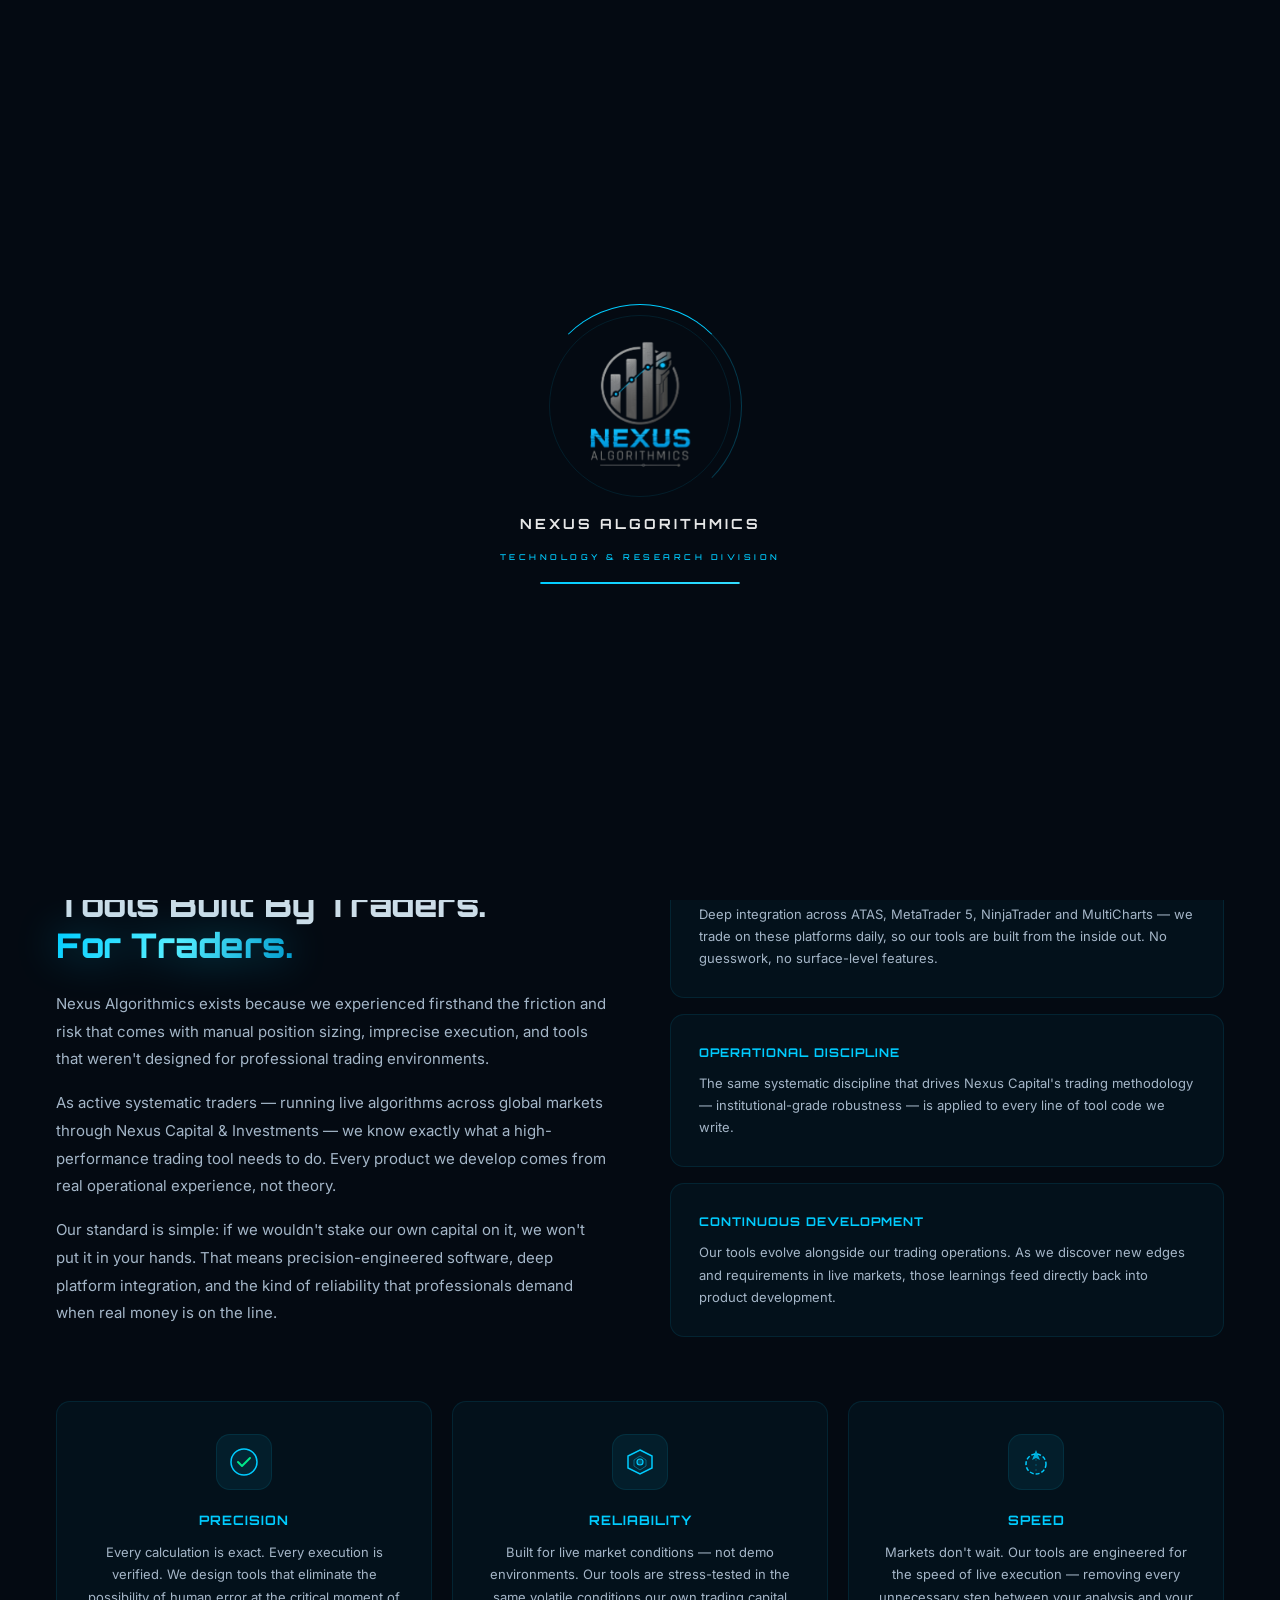
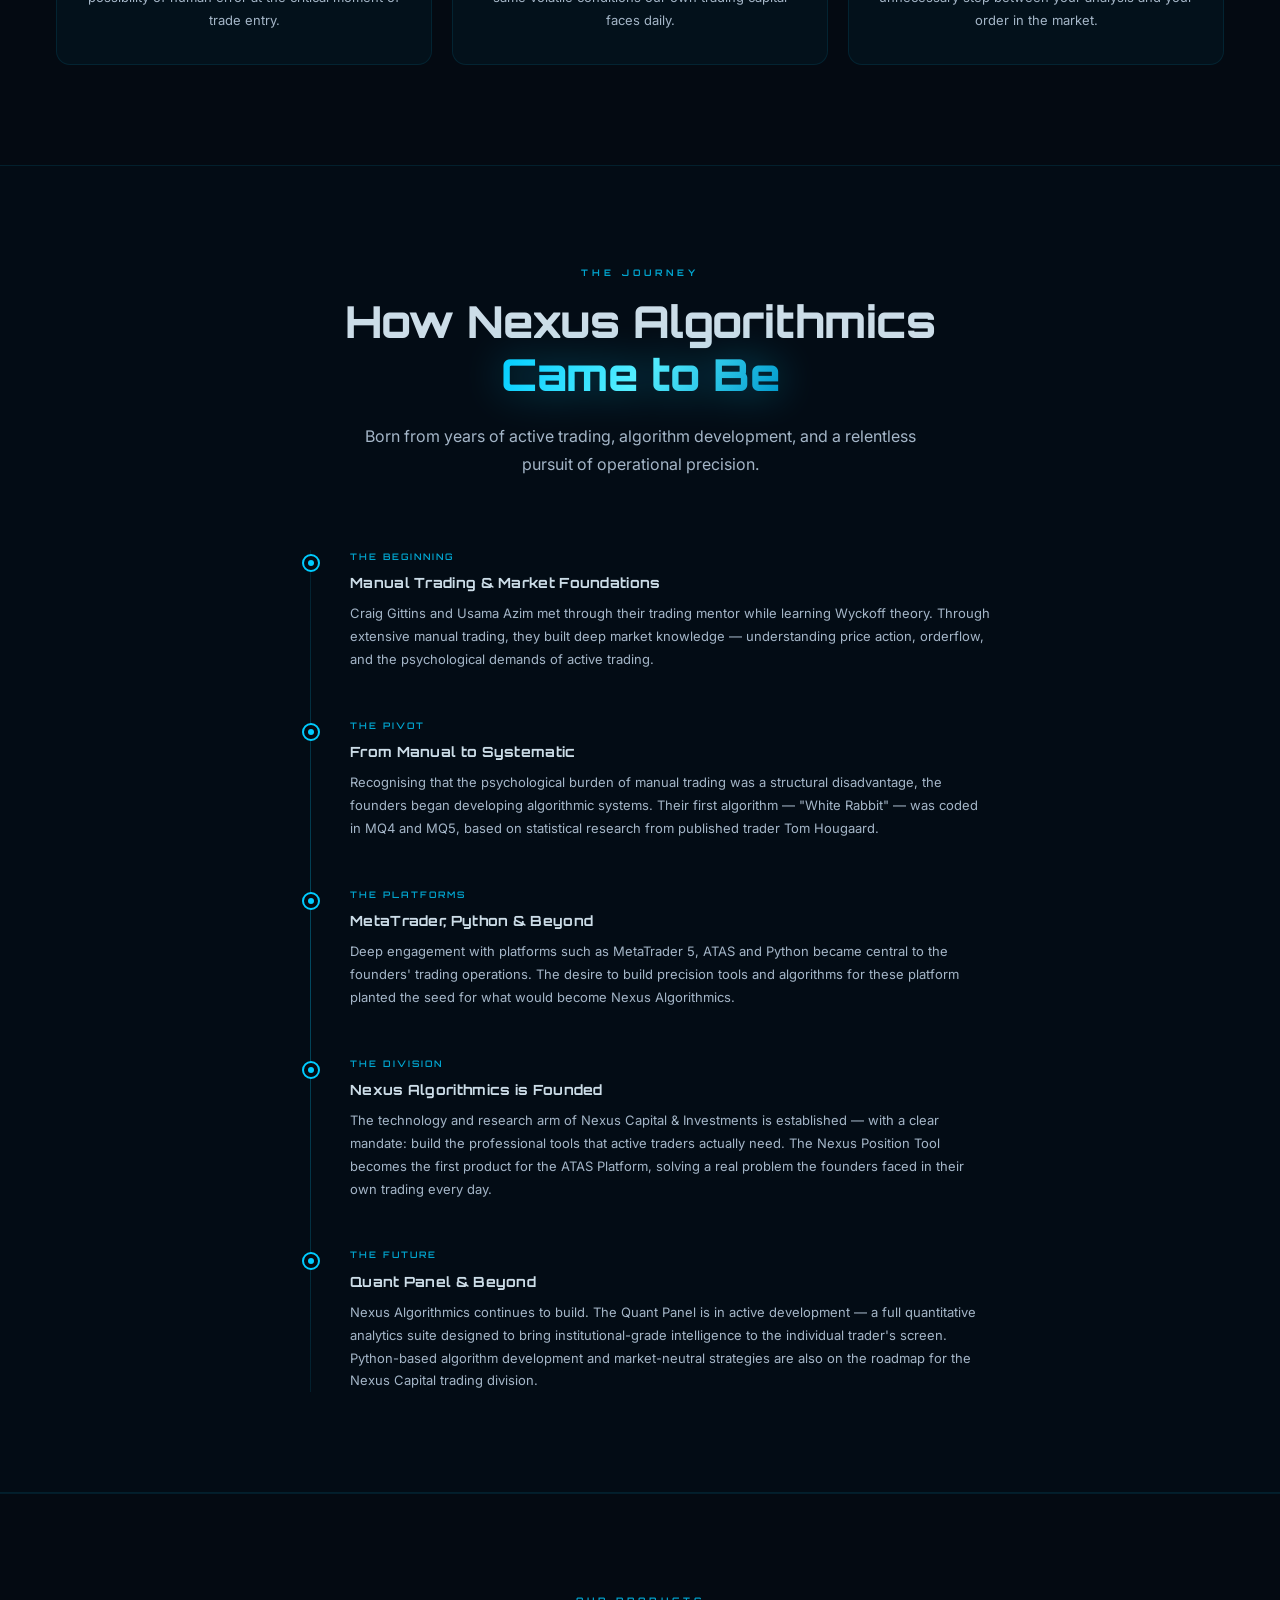
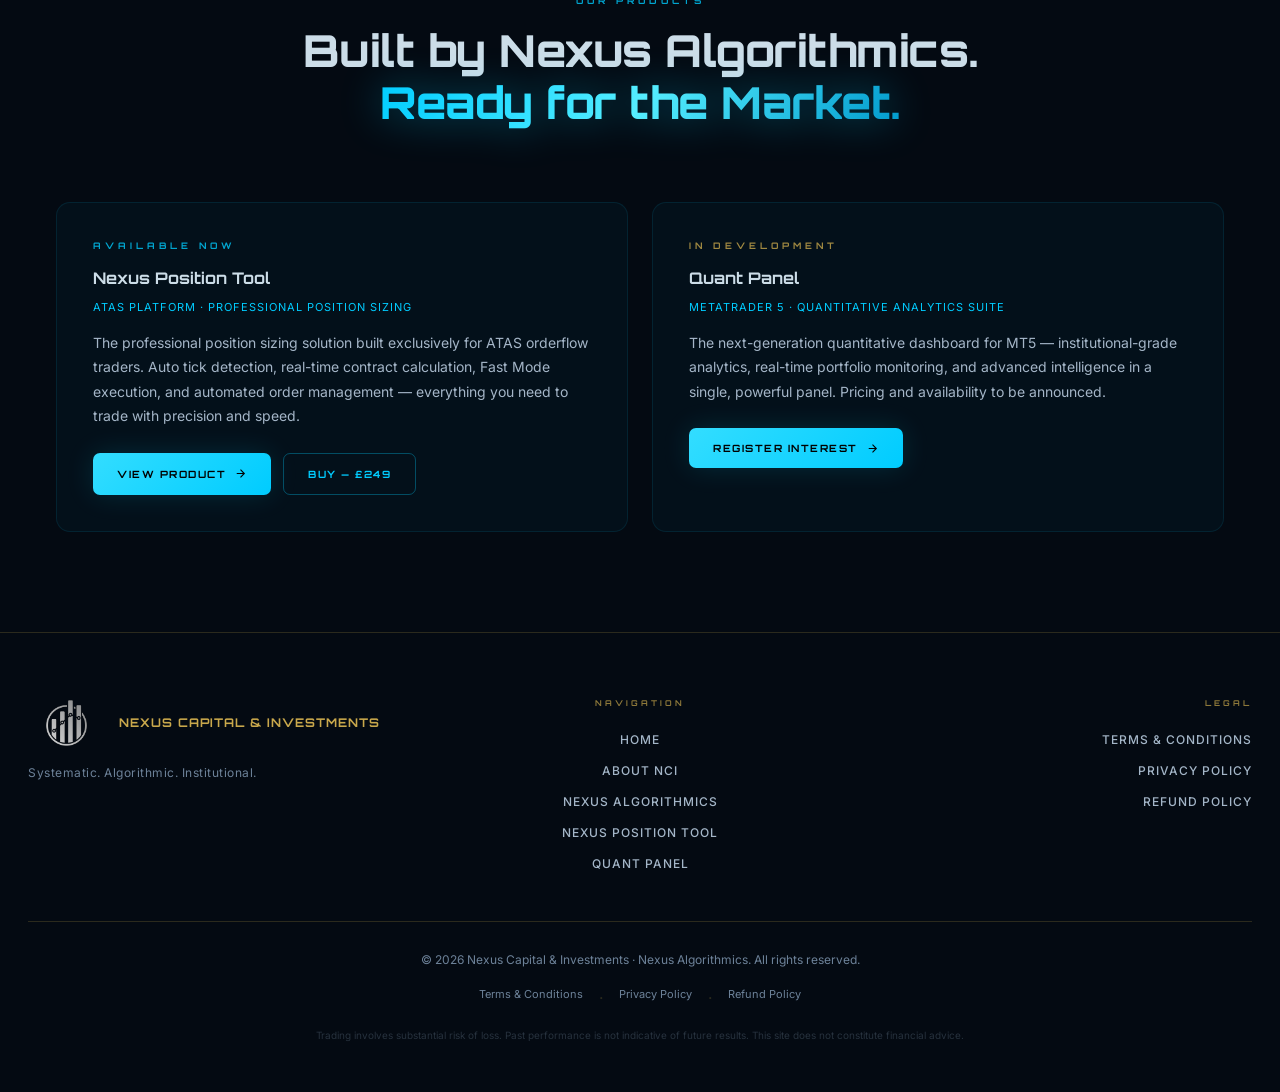
<file: about-nexus-algorithmics.html>
<!DOCTYPE html>
<html lang="en">
<head>
  <meta charset="UTF-8">
  <meta name="viewport" content="width=device-width, initial-scale=1.0">
  <link rel="icon" type="image/png" sizes="512x512" href="Logo/favicon-512.png">
  <link rel="icon" type="image/png" sizes="192x192" href="Logo/favicon-192.png">
  <link rel="icon" type="image/png" sizes="32x32" href="Logo/favicon-32.png">
  <link rel="apple-touch-icon" href="Logo/apple-touch-icon.png">
  <title>About Nexus Algorithmics | A Nexus Capital &amp; Investments Division</title>
  <meta name="description" content="Nexus Algorithmics — the technology and research division of Nexus Capital &amp; Investments. Building professional-grade trading tools for serious market participants.">
  <link rel="preconnect" href="https://fonts.googleapis.com">
  <link rel="preconnect" href="https://fonts.gstatic.com" crossorigin>
  <link href="https://fonts.googleapis.com/css2?family=Orbitron:wght@400;500;600;700;800;900&family=Inter:wght@300;400;500;600;700&display=swap" rel="stylesheet">
  <link rel="stylesheet" href="assets/css/style.css">
  <style>
    /* Animated grid background for algo about page */
    .algo-hero-grid-bg {
      position: absolute; inset: 0; pointer-events: none;
      background-image:
        linear-gradient(rgba(0,204,255,0.025) 1px, transparent 1px),
        linear-gradient(90deg, rgba(0,204,255,0.025) 1px, transparent 1px);
      background-size: 60px 60px;
      mask-image: radial-gradient(ellipse 90% 80% at 50% 40%, black 20%, transparent 100%);
      -webkit-mask-image: radial-gradient(ellipse 90% 80% at 50% 40%, black 20%, transparent 100%);
    }
    .algo-glow-tl {
      position: absolute; top: -180px; left: -180px; width: 600px; height: 600px;
      border-radius: 50%; pointer-events: none;
      background: radial-gradient(circle, rgba(0,204,255,0.08) 0%, transparent 70%);
      filter: blur(80px);
    }
    .algo-glow-br {
      position: absolute; bottom: -180px; right: -180px; width: 500px; height: 500px;
      border-radius: 50%; pointer-events: none;
      background: radial-gradient(circle, rgba(0,80,200,0.07) 0%, transparent 70%);
      filter: blur(80px);
    }
    /* Division lineage */
    .division-lineage {
      display: flex; align-items: center; justify-content: center;
      gap: 16px; margin-bottom: 36px; flex-wrap: wrap;
    }
    .lineage-item {
      display: flex; align-items: center; gap: 10px;
      background: rgba(4,10,18,0.8); border: 1px solid var(--gold-border);
      border-radius: 8px; padding: 10px 16px;
    }
    .lineage-item img { height: 28px; width: auto; object-fit: contain; }
    .lineage-item-name { font-size: 11px; font-weight: 600; color: var(--gold); letter-spacing: 0.5px; }
    .lineage-arrow {
      color: var(--text-muted); font-size: 16px; font-weight: 300;
    }
    .lineage-item--algo { border-color: var(--border-hi); }
    .lineage-item--algo .lineage-item-name { color: var(--cyan); }

    /* Value cards */
    .values-grid {
      display: grid; grid-template-columns: repeat(3, 1fr); gap: 20px; margin-top: 64px;
    }
    .value-card {
      background: rgba(0,204,255,0.04); border: 1px solid var(--border);
      border-radius: var(--radius); padding: 32px 28px; text-align: center;
      transition: border-color 0.3s, transform 0.2s var(--ease), box-shadow 0.3s;
    }
    .value-card:hover {
      border-color: var(--border-hi); transform: translateY(-4px);
      box-shadow: 0 0 36px rgba(0,204,255,0.07), 0 16px 40px rgba(0,0,0,0.4);
    }
    .value-card-icon {
      width: 56px; height: 56px; border-radius: 14px;
      background: rgba(0,204,255,0.07); border: 1px solid var(--border);
      display: flex; align-items: center; justify-content: center;
      margin: 0 auto 20px;
    }
    .value-card-icon svg { width: 32px; height: 32px; }
    .value-card-title {
      font-family: var(--font-head); font-size: 13px; font-weight: 700;
      color: var(--cyan); letter-spacing: 1px; margin-bottom: 10px; text-transform: uppercase;
    }
    .value-card-text { font-size: 13px; color: var(--silver); line-height: 1.75; }

    /* Timeline */
    .timeline { position: relative; max-width: 700px; margin: 0 auto; }
    .timeline::before {
      content: ''; position: absolute; left: 20px; top: 0; bottom: 0;
      width: 1px; background: linear-gradient(to bottom, var(--border), var(--border-hi), var(--border));
    }
    .timeline-item { position: relative; padding: 0 0 48px 60px; }
    .timeline-item:last-child { padding-bottom: 0; }
    .timeline-dot {
      position: absolute; left: 12px; top: 4px; width: 18px; height: 18px;
      border-radius: 50%; background: var(--bg); border: 2px solid var(--cyan);
      display: flex; align-items: center; justify-content: center;
    }
    .timeline-dot::after {
      content: ''; width: 6px; height: 6px; border-radius: 50%; background: var(--cyan);
    }
    .timeline-date {
      font-family: var(--font-head); font-size: 9px; font-weight: 600;
      letter-spacing: 2px; text-transform: uppercase; color: var(--cyan);
      margin-bottom: 8px; opacity: 0.8;
    }
    .timeline-title {
      font-family: var(--font-head); font-size: 14px; font-weight: 700;
      color: var(--text); margin-bottom: 8px; letter-spacing: 0.3px;
    }
    .timeline-text { font-size: 13px; color: var(--silver); line-height: 1.75; }

    @media (max-width: 900px) {
      .values-grid { grid-template-columns: 1fr 1fr; }
    }
    @media (max-width: 600px) {
      .values-grid { grid-template-columns: 1fr; }
      .division-lineage { flex-direction: column; }
    }
  </style>
</head>
<body class="algo-page">

  <!-- ░░ SPLASH ░░ -->
  <div id="splash" class="splash">
    <div class="splash-inner">
      <div class="splash-logo-wrap">
        <div class="splash-ring splash-ring--cyan"></div>
        <img src="Logo/Nexus Algorithmics Logo Redraw.png" alt="Nexus Algorithmics" class="splash-logo">
      </div>
      <div class="splash-name">NEXUS ALGORITHMICS</div>
      <div class="splash-sub splash-sub--cyan">Technology &amp; Research Division</div>
      <div class="splash-bar"><div class="splash-bar-fill splash-bar-fill--cyan"></div></div>
    </div>
  </div>

  <!-- ░░ PARTICLE CANVAS ░░ -->
  <canvas id="particle-canvas"></canvas>

  <!-- ░░ NAVIGATION — NCI Branded ░░ -->
  <nav class="navbar" id="navbar">
    <div class="nav-inner">
      <a href="index.html" class="nav-logo">
        <img src="Logo/Nexus Capital and Investments Logo.png" alt="Nexus Capital and Investments">
        <span class="nav-brand">Nexus<span class="nav-brand-dim"> Capital &amp; Investments</span></span>
      </a>

      <ul class="nav-links" id="nav-links">
        <li><a href="index.html"        class="nav-link">Home</a></li>
        <li><a href="index.html#about"  class="nav-link">About</a></li>

        <li class="nav-dropdown">
          <button class="nav-link nav-dropdown-btn" aria-expanded="false" aria-haspopup="true">
            Products <span class="nav-dropdown-caret">▾</span>
          </button>
          <div class="nav-dropdown-menu">
            <a href="products/nexus-position-tool.html" class="nav-dropdown-item">
              <span class="dropdown-item-title">Nexus Position Tool</span>
              <span class="dropdown-item-sub">Professional ATAS position sizing</span>
            </a>
            <a href="products/quant-panel.html" class="nav-dropdown-item">
              <span class="dropdown-item-title">Quant Panel</span>
              <span class="dropdown-item-sub coming-soon">MT5 · Coming Soon</span>
            </a>
          </div>
        </li>

        <li><a href="about-nexus-algorithmics.html" class="nav-link" style="color:var(--cyan);">Nexus Algorithmics</a></li>
      </ul>

      <button class="nav-burger" id="nav-burger" aria-label="Open menu">
        <span></span><span></span><span></span>
      </button>
    </div>
  </nav>

  <main>

    <!-- ░░░░ HERO ░░░░ -->
    <section class="algo-about-hero" style="position:relative;overflow:hidden;">
      <div class="algo-hero-grid-bg"></div>
      <div class="algo-glow-tl"></div>
      <div class="algo-glow-br"></div>

      <div class="algo-about-inner">

        <!-- Division lineage -->
        <div class="division-lineage">
          <div class="lineage-item">
            <img src="Logo/Nexus Capital and Investments Logo.png" alt="NCI">
            <div class="lineage-item-name">Nexus Capital &amp; Investments</div>
          </div>
          <span class="lineage-arrow">›</span>
          <div class="lineage-item lineage-item--algo">
            <img src="Logo/Nexus Algorithmics Logo Redraw.png" alt="Nexus Algorithmics" style="border-radius:6px;">
            <div class="lineage-item-name">Nexus Algorithmics</div>
          </div>
        </div>

        <div class="section-label section-label--cyan" style="margin-bottom:16px;">TECHNOLOGY &amp; RESEARCH DIVISION</div>

        <h1 class="algo-about-title">
          The Engine Behind<br>
          <span class="text-glow">Nexus Capital</span>
        </h1>

        <p class="algo-about-sub">
          Nexus Algorithmics is the technology and research arm of Nexus Capital &amp; Investments — a division born from the same rigorous discipline that drives our systematic trading operations. We build professional-grade tools that elevate how serious traders operate in the market.
        </p>

        <div class="algo-about-badges">
          <div class="algo-about-badge">
            <svg width="12" height="12" viewBox="0 0 12 12" fill="currentColor"><circle cx="6" cy="6" r="6"/></svg>
            ATAS · MT5 · NinjaTrader · MultiCharts
          </div>
          <div class="algo-about-badge">
            <svg width="12" height="12" viewBox="0 0 12 12" fill="currentColor"><circle cx="6" cy="6" r="6"/></svg>
            Active Trader Development
          </div>
          <div class="algo-about-badge">
            <svg width="12" height="12" viewBox="0 0 12 12" fill="currentColor"><circle cx="6" cy="6" r="6"/></svg>
            Precision Engineering
          </div>
          <div class="algo-about-badge">
            <svg width="12" height="12" viewBox="0 0 12 12" fill="currentColor"><circle cx="6" cy="6" r="6"/></svg>
            Continuous Innovation
          </div>
        </div>

      </div>
    </section>


    <!-- ░░░░ MISSION ░░░░ -->
    <section class="algo-mission-section">
      <div class="section-wrap">
        <div class="algo-mission-grid">

          <div class="algo-mission-text">
            <div class="section-label section-label--cyan">OUR MISSION</div>
            <h2 class="algo-mission-heading">
              Tools Built By Traders.<br>
              <span class="text-glow">For Traders.</span>
            </h2>
            <div class="algo-mission-body">
              <p>
                Nexus Algorithmics exists because we experienced firsthand the friction and risk that comes with manual position sizing, imprecise execution, and tools that weren't designed for professional trading environments.
              </p>
              <p>
                As active systematic traders — running live algorithms across global markets through Nexus Capital &amp; Investments — we know exactly what a high-performance trading tool needs to do. Every product we develop comes from real operational experience, not theory.
              </p>
              <p>
                Our standard is simple: if we wouldn't stake our own capital on it, we won't put it in your hands. That means precision-engineered software, deep platform integration, and the kind of reliability that professionals demand when real money is on the line.
              </p>
            </div>
          </div>

          <div class="algo-mission-visual">
            <div class="algo-mission-card">
              <div class="algo-mission-card-title">Platform Expertise</div>
              <div class="algo-mission-card-text">Deep integration across ATAS, MetaTrader 5, NinjaTrader and MultiCharts — we trade on these platforms daily, so our tools are built from the inside out. No guesswork, no surface-level features.</div>
            </div>
            <div class="algo-mission-card">
              <div class="algo-mission-card-title">Operational Discipline</div>
              <div class="algo-mission-card-text">The same systematic discipline that drives Nexus Capital's trading methodology — institutional-grade robustness — is applied to every line of tool code we write.</div>
            </div>
            <div class="algo-mission-card">
              <div class="algo-mission-card-title">Continuous Development</div>
              <div class="algo-mission-card-text">Our tools evolve alongside our trading operations. As we discover new edges and requirements in live markets, those learnings feed directly back into product development.</div>
            </div>
          </div>

        </div>

        <!-- Core values -->
        <div class="values-grid">

          <div class="value-card">
            <div class="value-card-icon">
              <svg viewBox="0 0 32 32" fill="none" xmlns="http://www.w3.org/2000/svg">
                <circle cx="16" cy="16" r="13" stroke="#00ccff" stroke-width="1.5" fill="rgba(0,204,255,0.05)"/>
                <path d="M10 16 L14 20 L22 12" stroke="#00e88a" stroke-width="2" stroke-linecap="round" stroke-linejoin="round"/>
              </svg>
            </div>
            <div class="value-card-title">Precision</div>
            <div class="value-card-text">Every calculation is exact. Every execution is verified. We design tools that eliminate the possibility of human error at the critical moment of trade entry.</div>
          </div>

          <div class="value-card">
            <div class="value-card-icon">
              <svg viewBox="0 0 32 32" fill="none" xmlns="http://www.w3.org/2000/svg">
                <path d="M16 4 L28 10 L28 22 L16 28 L4 22 L4 10 Z" stroke="#00ccff" stroke-width="1.5" fill="rgba(0,204,255,0.05)"/>
                <path d="M16 10 L22 14 L22 20 L16 24 L10 20 L10 14 Z" stroke="rgba(0,204,255,0.4)" stroke-width="1"/>
                <circle cx="16" cy="16" r="3" fill="rgba(0,204,255,0.3)" stroke="#00ccff" stroke-width="1.2"/>
              </svg>
            </div>
            <div class="value-card-title">Reliability</div>
            <div class="value-card-text">Built for live market conditions — not demo environments. Our tools are stress-tested in the same volatile conditions our own trading capital faces daily.</div>
          </div>

          <div class="value-card">
            <div class="value-card-icon">
              <svg viewBox="0 0 32 32" fill="none" xmlns="http://www.w3.org/2000/svg">
                <path d="M16 4 L12 14 L16 12 L20 14 Z" fill="#00ccff" opacity="0.8"/>
                <circle cx="16" cy="18" r="10" stroke="#00ccff" stroke-width="1.5" fill="rgba(0,204,255,0.05)" stroke-dasharray="4 2"/>
                <line x1="16" y1="8" x2="16" y2="28" stroke="rgba(0,204,255,0.3)" stroke-width="1" stroke-dasharray="2 3"/>
              </svg>
            </div>
            <div class="value-card-title">Speed</div>
            <div class="value-card-text">Markets don't wait. Our tools are engineered for the speed of live execution — removing every unnecessary step between your analysis and your order in the market.</div>
          </div>

        </div>

      </div>
    </section>


    <!-- ░░░░ JOURNEY / TIMELINE ░░░░ -->
    <section class="algo-products-section" style="padding:100px 28px;">
      <div class="section-wrap">

        <div class="section-header">
          <div class="section-label section-label--cyan">THE JOURNEY</div>
          <h2 class="section-title">How Nexus Algorithmics<br><span class="text-glow">Came to Be</span></h2>
          <p class="section-desc">Born from years of active trading, algorithm development, and a relentless pursuit of operational precision.</p>
        </div>

        <div class="timeline">

          <div class="timeline-item">
            <div class="timeline-dot"></div>
            <div class="timeline-date">The Beginning</div>
            <div class="timeline-title">Manual Trading &amp; Market Foundations</div>
            <div class="timeline-text">Craig Gittins and Usama Azim met through their trading mentor while learning Wyckoff theory. Through extensive manual trading, they built deep market knowledge — understanding price action, orderflow, and the psychological demands of active trading.</div>
          </div>

          <div class="timeline-item">
            <div class="timeline-dot"></div>
            <div class="timeline-date">The Pivot</div>
            <div class="timeline-title">From Manual to Systematic</div>
            <div class="timeline-text">Recognising that the psychological burden of manual trading was a structural disadvantage, the founders began developing algorithmic systems. Their first algorithm — "White Rabbit" — was coded in MQ4 and MQ5, based on statistical research from published trader Tom Hougaard.</div>
          </div>

          <div class="timeline-item">
            <div class="timeline-dot"></div>
            <div class="timeline-date">The Platforms</div>
            <div class="timeline-title">MetaTrader, Python &amp; Beyond</div>
            <div class="timeline-text">Deep engagement with platforms such as MetaTrader 5, ATAS and Python became central to the founders' trading operations. The desire to build precision tools and algorithms for these platform planted the seed for what would become Nexus Algorithmics.</div>
          </div>

          <div class="timeline-item">
            <div class="timeline-dot"></div>
            <div class="timeline-date">The Division</div>
            <div class="timeline-title">Nexus Algorithmics is Founded</div>
            <div class="timeline-text">The technology and research arm of Nexus Capital &amp; Investments is established — with a clear mandate: build the professional tools that active traders actually need. The Nexus Position Tool becomes the first product for the ATAS Platform, solving a real problem the founders faced in their own trading every day.</div>
          </div>

          <div class="timeline-item">
            <div class="timeline-dot"></div>
            <div class="timeline-date">The Future</div>
            <div class="timeline-title">Quant Panel &amp; Beyond</div>
            <div class="timeline-text">Nexus Algorithmics continues to build. The Quant Panel is in active development — a full quantitative analytics suite designed to bring institutional-grade intelligence to the individual trader's screen. Python-based algorithm development and market-neutral strategies are also on the roadmap for the Nexus Capital trading division.</div>
          </div>

        </div>
      </div>
    </section>


    <!-- ░░░░ PRODUCTS ░░░░ -->
    <section style="position:relative;z-index:1;padding:100px 28px;border-top:1px solid var(--border);">
      <div class="section-wrap">

        <div class="section-header">
          <div class="section-label section-label--cyan">OUR PRODUCTS</div>
          <h2 class="section-title">Built by Nexus Algorithmics.<br><span class="text-glow">Ready for the Market.</span></h2>
        </div>

        <div class="algo-products-grid">

          <div class="algo-product-card">
            <div class="section-label section-label--cyan" style="margin-bottom:12px;text-align:left;">Available Now</div>
            <div class="algo-product-card-title">Nexus Position Tool</div>
            <div class="algo-product-card-sub">ATAS Platform · Professional Position Sizing</div>
            <p class="algo-product-card-desc">
              The professional position sizing solution built exclusively for ATAS orderflow traders. Auto tick detection, real-time contract calculation, Fast Mode execution, and automated order management — everything you need to trade with precision and speed.
            </p>
            <div style="display:flex;gap:12px;flex-wrap:wrap;">
              <a href="products/nexus-position-tool.html" class="btn-algo-product">
                View Product
                <svg width="13" height="13" viewBox="0 0 24 24" fill="none" stroke="currentColor" stroke-width="2"><path d="M5 12h14M12 5l7 7-7 7"/></svg>
              </a>
              <a href="https://buy.stripe.com/YOUR_LINK_HERE" class="btn-algo-product btn-algo-product--ghost" target="_blank" rel="noopener noreferrer">
                Buy — £249
              </a>
            </div>
          </div>

          <div class="algo-product-card">
            <div class="section-label" style="color:var(--gold);font-family:var(--font-head);font-size:9px;font-weight:700;letter-spacing:4px;text-transform:uppercase;margin-bottom:12px;text-align:left;opacity:0.8;">In Development</div>
            <div class="algo-product-card-title">Quant Panel</div>
            <div class="algo-product-card-sub">MetaTrader 5 · Quantitative Analytics Suite</div>
            <p class="algo-product-card-desc">
              The next-generation quantitative dashboard for MT5 — institutional-grade analytics, real-time portfolio monitoring, and advanced intelligence in a single, powerful panel. Pricing and availability to be announced.
            </p>
            <div style="display:flex;gap:12px;flex-wrap:wrap;">
              <a href="products/quant-panel.html" class="btn-algo-product">
                Register Interest
                <svg width="13" height="13" viewBox="0 0 24 24" fill="none" stroke="currentColor" stroke-width="2"><path d="M5 12h14M12 5l7 7-7 7"/></svg>
              </a>
            </div>
          </div>

        </div>
      </div>
    </section>

  </main>


  <!-- ░░ FOOTER — NCI Branded ░░ -->
  <footer class="nci-footer">
    <div class="footer-inner">
      <div class="footer-top">

        <div class="footer-brand">
          <div class="footer-brand-row">
            <img src="Logo/Nexus Capital and Investments Logo.png" alt="Nexus Capital and Investments" class="footer-logo">
            <div class="footer-brand-name">Nexus Capital &amp; Investments</div>
          </div>
          <p class="footer-tagline">Systematic. Algorithmic. Institutional.</p>
        </div>

        <div class="footer-nav-col">
          <div class="footer-nav-title">Navigation</div>
          <div class="footer-nav-links">
            <a href="index.html">Home</a>
            <a href="index.html#about">About NCI</a>
            <a href="about-nexus-algorithmics.html">Nexus Algorithmics</a>
            <a href="products/nexus-position-tool.html">Nexus Position Tool</a>
            <a href="products/quant-panel.html">Quant Panel</a>
          </div>
        </div>

        <div class="footer-legal">
          <div class="footer-legal-title">Legal</div>
          <div class="footer-nav-links">
            <a href="legal/terms.html">Terms &amp; Conditions</a>
            <a href="legal/privacy.html">Privacy Policy</a>
            <a href="legal/refund-policy.html">Refund Policy</a>
          </div>
        </div>

      </div>
      <div class="footer-bottom">
        <p>© 2026 Nexus Capital &amp; Investments · Nexus Algorithmics. All rights reserved.</p>
        <div style="display:flex;gap:16px;flex-wrap:wrap;justify-content:center;margin:8px 0;">
          <a href="legal/terms.html" style="font-size:11px;color:var(--text-muted);">Terms &amp; Conditions</a>
          <span style="color:var(--gold-border);">·</span>
          <a href="legal/privacy.html" style="font-size:11px;color:var(--text-muted);">Privacy Policy</a>
          <span style="color:var(--gold-border);">·</span>
          <a href="legal/refund-policy.html" style="font-size:11px;color:var(--text-muted);">Refund Policy</a>
        </div>
        <p class="footer-risk">Trading involves substantial risk of loss. Past performance is not indicative of future results. This site does not constitute financial advice.</p>
      </div>
    </div>
  </footer>

  <script src="assets/js/main.js"></script>
</body>
</html>
</file>
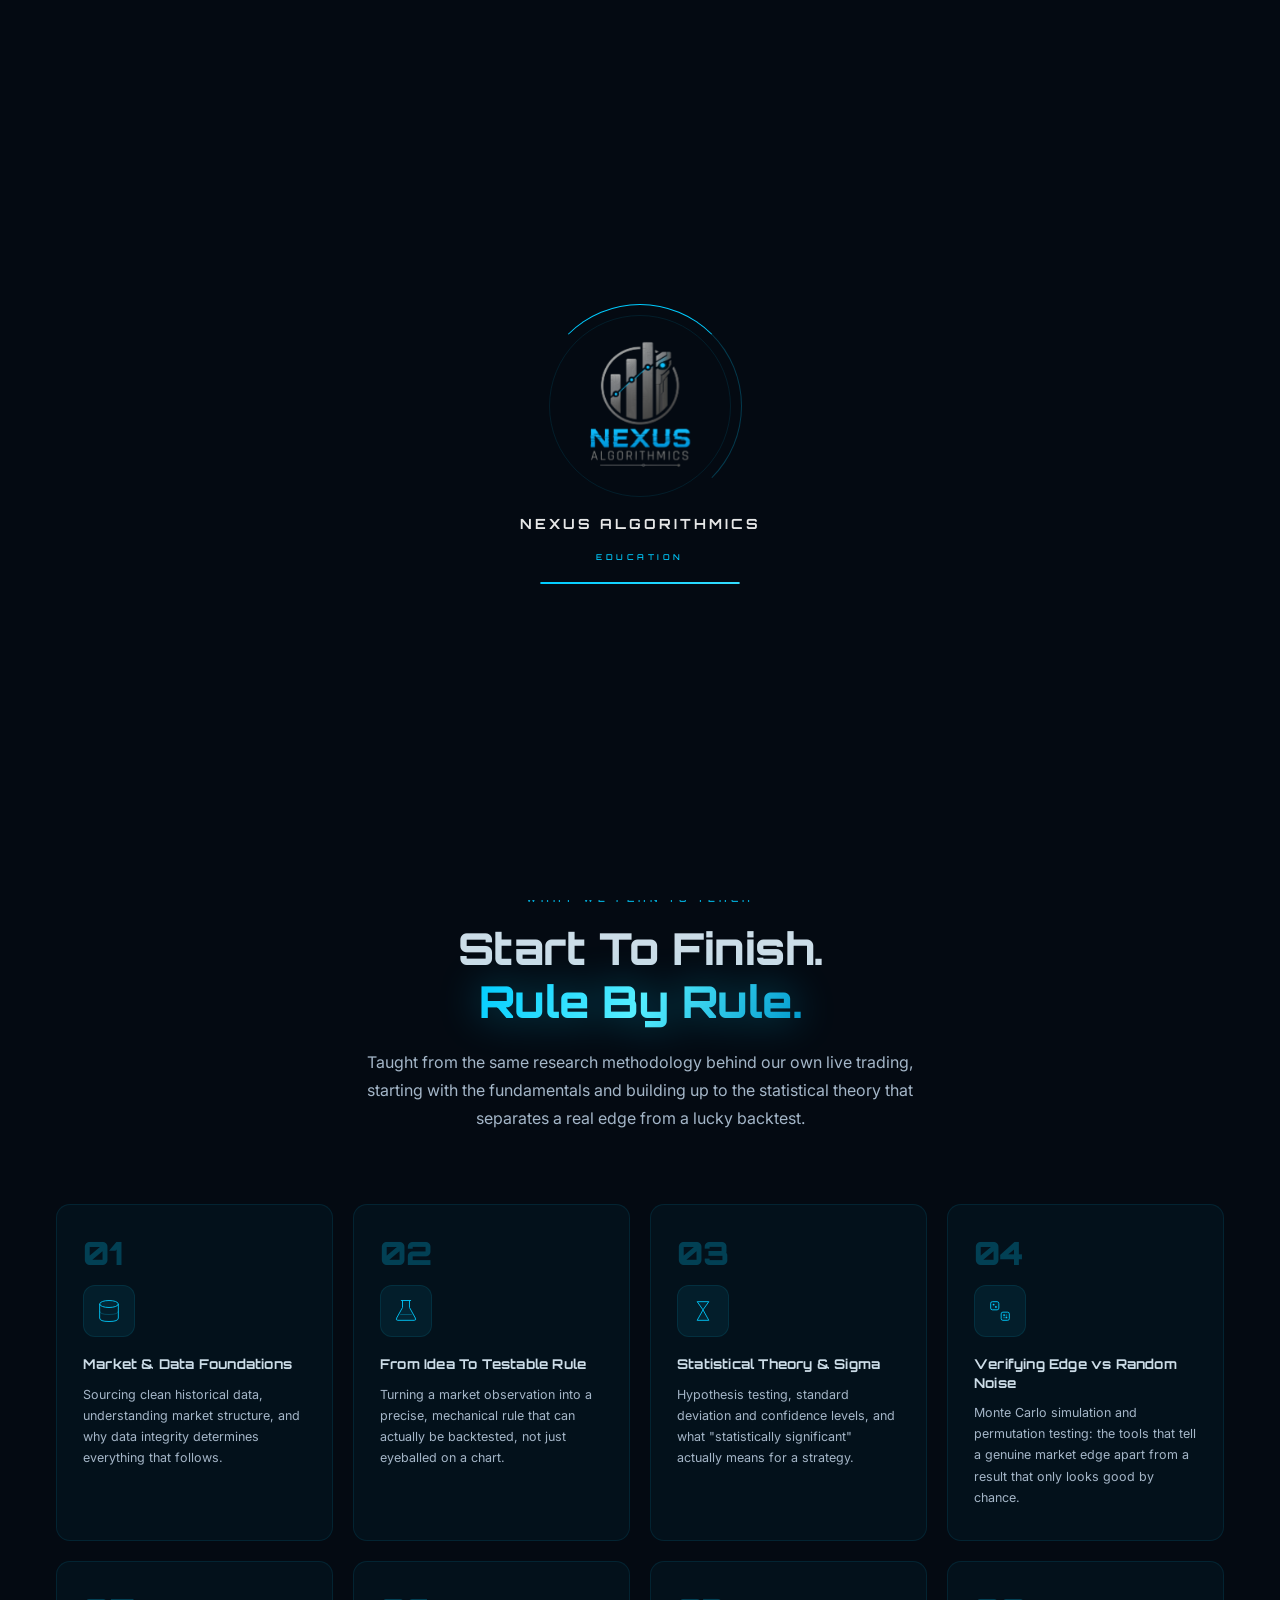
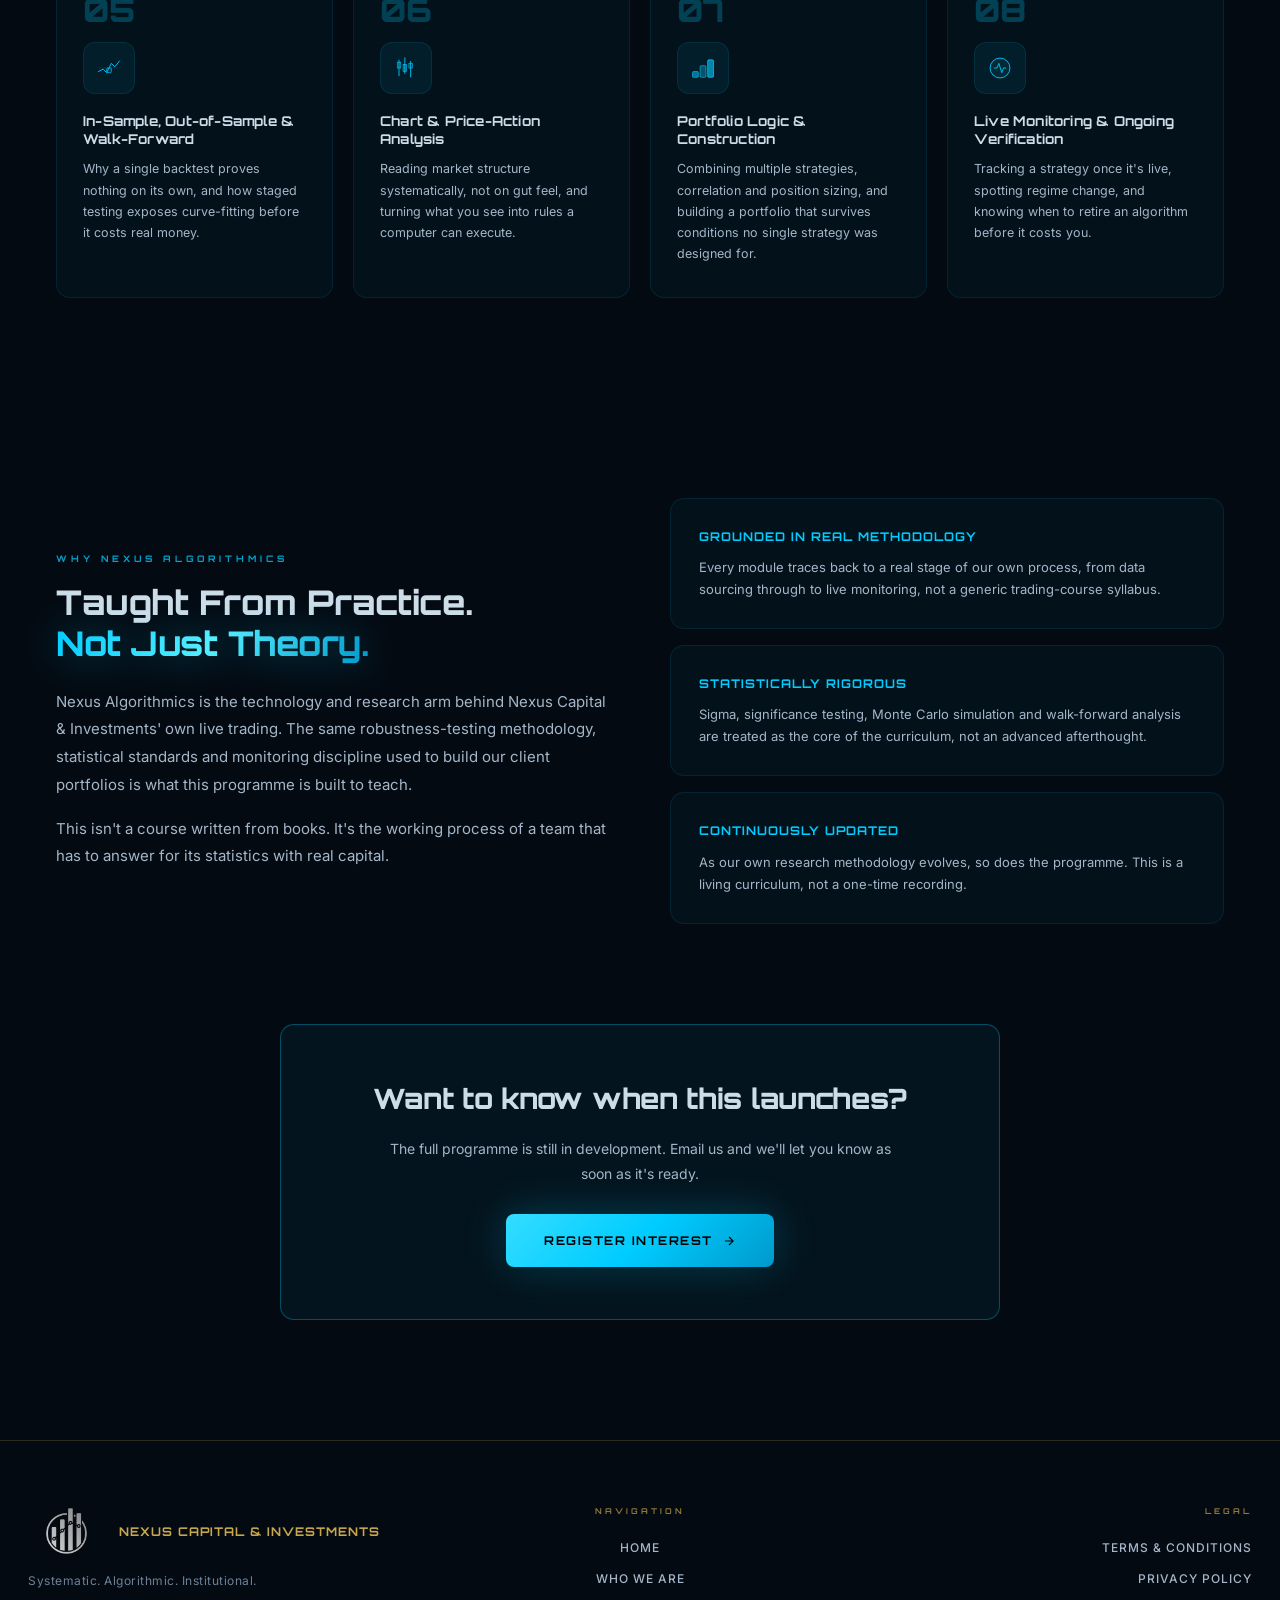
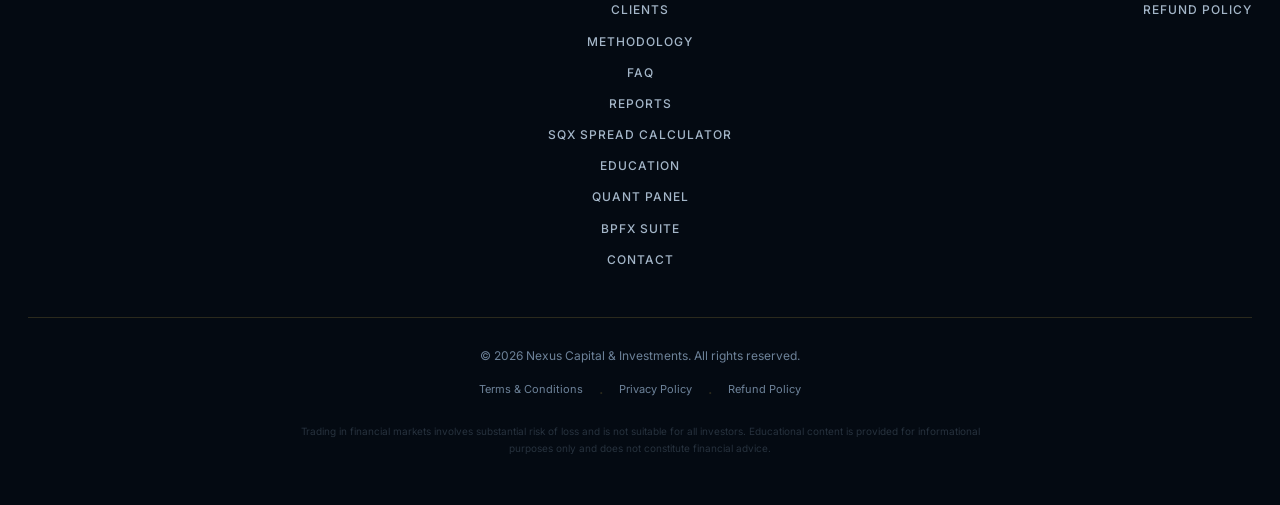
<file: education.html>
<!DOCTYPE html>
<html lang="en">
<head>
  <meta charset="UTF-8">
  <meta name="viewport" content="width=device-width, initial-scale=1.0">
  <link rel="icon" type="image/png" sizes="512x512" href="Logo/favicon-512.png">
  <link rel="icon" type="image/png" sizes="192x192" href="Logo/favicon-192.png">
  <link rel="icon" type="image/png" sizes="32x32" href="Logo/favicon-32.png">
  <link rel="apple-touch-icon" href="Logo/apple-touch-icon.png">
  <title>Education | Nexus Algorithmics</title>
  <meta name="description" content="Nexus Algorithmics Education — coming soon. Learn to build statistically robust, verifiable trading algorithms from the team behind Nexus Capital & Investments.">
  <meta property="og:type" content="website">
  <meta property="og:url" content="https://nexuscapitalandinvestments.com/education.html">
  <meta property="og:title" content="Education | Nexus Algorithmics">
  <meta property="og:description" content="Nexus Algorithmics Education — coming soon. Learn to build statistically robust, verifiable trading algorithms from the team behind Nexus Capital & Investments.">
  <meta property="og:image" content="https://nexuscapitalandinvestments.com/images/Main%20Images/social-preview.png">
  <meta name="twitter:card" content="summary_large_image">
  <meta name="twitter:title" content="Education | Nexus Algorithmics">
  <meta name="twitter:description" content="Nexus Algorithmics Education — coming soon. Learn to build statistically robust, verifiable trading algorithms from the team behind Nexus Capital & Investments.">
  <meta name="twitter:image" content="https://nexuscapitalandinvestments.com/images/Main%20Images/social-preview.png">
  <link rel="preconnect" href="https://fonts.googleapis.com">
  <link rel="preconnect" href="https://fonts.gstatic.com" crossorigin>
  <link href="https://fonts.googleapis.com/css2?family=Orbitron:wght@400;500;600;700;800;900&family=Inter:wght@300;400;500;600;700&display=swap" rel="stylesheet">
  <link rel="stylesheet" href="assets/css/style.css">
  <style>
    /* Page-scoped: cyan background texture for the Education hero */
    .edu-hero-grid-bg {
      position: absolute; inset: 0; pointer-events: none;
      background-image:
        linear-gradient(rgba(0,204,255,0.025) 1px, transparent 1px),
        linear-gradient(90deg, rgba(0,204,255,0.025) 1px, transparent 1px);
      background-size: 60px 60px;
      mask-image: radial-gradient(ellipse 90% 80% at 50% 40%, black 20%, transparent 100%);
      -webkit-mask-image: radial-gradient(ellipse 90% 80% at 50% 40%, black 20%, transparent 100%);
    }
    .edu-glow-tl {
      position: absolute; top: -180px; left: -180px; width: 600px; height: 600px;
      border-radius: 50%; pointer-events: none;
      background: radial-gradient(circle, rgba(0,204,255,0.08) 0%, transparent 70%);
      filter: blur(80px);
    }
    .edu-glow-br {
      position: absolute; bottom: -180px; right: -180px; width: 500px; height: 500px;
      border-radius: 50%; pointer-events: none;
      background: radial-gradient(circle, rgba(0,80,200,0.07) 0%, transparent 70%);
      filter: blur(80px);
    }

    /* Division lineage (reused pattern) */
    .edu-lineage {
      display: flex; align-items: center; justify-content: center;
      gap: 16px; margin-bottom: 36px; flex-wrap: wrap;
    }
    .edu-lineage-item {
      display: flex; align-items: center; gap: 10px;
      background: rgba(4,10,18,0.8); border: 1px solid var(--gold-border);
      border-radius: 8px; padding: 10px 16px;
    }
    .edu-lineage-item img { height: 28px; width: auto; object-fit: contain; }
    .edu-lineage-item-name { font-size: 11px; font-weight: 600; color: var(--gold); letter-spacing: 0.5px; }
    .edu-lineage-arrow { color: var(--text-muted); font-size: 16px; font-weight: 300; }
    .edu-lineage-item--algo { border-color: var(--border-hi); }
    .edu-lineage-item--algo .edu-lineage-item-name { color: var(--cyan); }

    .edu-coming-soon-badge {
      display: inline-flex; align-items: center; gap: 8px;
      background: rgba(0,204,255,0.08); border: 1px solid var(--border-hi);
      border-radius: 30px; padding: 8px 20px; margin-bottom: 28px;
      font-family: var(--font-head); font-size: 10px; font-weight: 700;
      letter-spacing: 3px; text-transform: uppercase; color: var(--cyan);
    }
    .edu-coming-soon-dot {
      width: 6px; height: 6px; border-radius: 50%; background: var(--cyan);
      box-shadow: 0 0 8px var(--cyan); animation: pulse-cyan 2s ease-in-out infinite;
    }

    /* Curriculum grid */
    .curriculum-section { position: relative; z-index: 1; padding: 100px 28px; }
    .curriculum-grid {
      display: grid; grid-template-columns: repeat(4, 1fr); gap: 20px;
    }
    .curriculum-card {
      position: relative; background: rgba(0,204,255,0.04);
      border: 1px solid var(--border); border-radius: var(--radius);
      padding: 32px 26px; overflow: hidden;
      transition: border-color 0.35s, box-shadow 0.35s, transform 0.15s var(--ease);
    }
    .curriculum-card:hover {
      border-color: var(--border-hi); transform: translateY(-3px);
      box-shadow: 0 0 40px rgba(0,204,255,0.07), 0 16px 40px rgba(0,0,0,0.4);
    }
    .curriculum-num {
      font-family: var(--font-head); font-size: 32px; font-weight: 900;
      color: rgba(0,204,255,0.25); line-height: 1; margin-bottom: 16px;
      letter-spacing: -1px;
    }
    .curriculum-icon {
      width: 52px; height: 52px; border-radius: 12px;
      background: rgba(0,204,255,0.07); border: 1px solid var(--border);
      display: flex; align-items: center; justify-content: center;
      margin-bottom: 18px;
    }
    .curriculum-icon svg { width: 28px; height: 28px; }
    .curriculum-title {
      font-family: var(--font-head); font-size: 13.5px; font-weight: 700;
      color: var(--text); margin-bottom: 10px; letter-spacing: 0.2px; line-height: 1.35;
    }
    .curriculum-desc { font-size: 12.5px; color: var(--silver); line-height: 1.7; }
    @media (max-width: 1000px) { .curriculum-grid { grid-template-columns: 1fr 1fr; } }
    @media (max-width: 600px) { .curriculum-grid { grid-template-columns: 1fr; } }

    /* CTA */
    .edu-cta-section { position: relative; z-index: 1; padding: 0 28px 120px; }
    .edu-cta-box {
      max-width: 720px; margin: 0 auto; text-align: center;
      background: rgba(0,204,255,0.05); border: 1px solid var(--border-hi);
      border-radius: var(--radius); padding: 52px 40px;
    }
    .edu-cta-title {
      font-family: var(--font-head); font-size: clamp(20px, 2.6vw, 28px); font-weight: 800;
      color: var(--text); margin-bottom: 14px; letter-spacing: -0.3px;
    }
    .edu-cta-desc { font-size: 14px; color: var(--silver); line-height: 1.8; margin-bottom: 28px; max-width: 520px; margin-left: auto; margin-right: auto; }
  </style>
  <!-- Cloudflare Web Analytics -->
  <script type='module' src='https://static.cloudflareinsights.com/beacon.min.js' data-cf-beacon='{"token": "42544c17fb214b56bba81ecb0739444f"}'></script>
  <!-- End Cloudflare Web Analytics -->
</head>
<body class="algo-page">

  <!-- ░░ SPLASH ░░ -->
  <div id="splash" class="splash">
    <div class="splash-inner">
      <div class="splash-logo-wrap">
        <div class="splash-ring splash-ring--cyan"></div>
        <img src="Logo/Nexus Algorithmics Logo Redraw.png" alt="Nexus Algorithmics" class="splash-logo">
      </div>
      <div class="splash-name">NEXUS ALGORITHMICS</div>
      <div class="splash-sub splash-sub--cyan">Education</div>
      <div class="splash-bar"><div class="splash-bar-fill splash-bar-fill--cyan"></div></div>
    </div>
  </div>

  <!-- ░░ PARTICLE CANVAS ░░ -->
  <canvas id="particle-canvas"></canvas>

  <!-- ░░ NAVIGATION ░░ -->
  <nav class="navbar" id="navbar">
    <div class="nav-inner">
      <a href="index.html" class="nav-logo">
        <img src="Logo/Nexus Capital and Investments Logo.png" alt="Nexus Capital and Investments">
        <span class="nav-brand">Nexus<span class="nav-brand-dim"> Capital &amp; Investments</span></span>
      </a>
      <ul class="nav-links" id="nav-links">
        <li><a href="index.html" class="nav-link">Home</a></li>
        <li class="nav-dropdown">
          <button class="nav-link nav-dropdown-btn" aria-expanded="false" aria-haspopup="true">
            About <span class="nav-dropdown-caret">▾</span>
          </button>
          <div class="nav-dropdown-menu">
            <a href="index.html#about" class="nav-dropdown-item">
              <span class="dropdown-item-title">Who We Are</span>
              <span class="dropdown-item-sub">Founders &amp; approach</span>
            </a>
            <a href="index.html#who-we-serve" class="nav-dropdown-item">
              <span class="dropdown-item-title">Clients</span>
              <span class="dropdown-item-sub">Who we work with</span>
            </a>
            <a href="index.html#methodology" class="nav-dropdown-item">
              <span class="dropdown-item-title">Methodology</span>
              <span class="dropdown-item-sub">How we build and test</span>
            </a>
            <a href="index.html#markets" class="nav-dropdown-item">
              <span class="dropdown-item-title">Markets</span>
              <span class="dropdown-item-sub">What we trade</span>
            </a>
            <a href="index.html#algo-development" class="nav-dropdown-item">
              <span class="dropdown-item-title">Algorithms</span>
              <span class="dropdown-item-sub">In-house development</span>
            </a>
          </div>
        </li>
        <li class="nav-dropdown">
          <button class="nav-link nav-dropdown-btn" aria-expanded="false" aria-haspopup="true">
            Resources <span class="nav-dropdown-caret">▾</span>
          </button>
          <div class="nav-dropdown-menu">
            <a href="index.html#faq" class="nav-dropdown-item">
              <span class="dropdown-item-title">FAQ</span>
              <span class="dropdown-item-sub">Common questions, answered</span>
            </a>
            <a href="reports.html" class="nav-dropdown-item">
              <span class="dropdown-item-title">Strategy Reports</span>
              <span class="dropdown-item-sub">Sample algorithm performance</span>
            </a>
            <a href="sqx-spread-calculator.html" class="nav-dropdown-item">
              <span class="dropdown-item-title">SQX Spread Calculator</span>
              <span class="dropdown-item-sub">Free StrategyQuant tool</span>
            </a>
            <a href="education.html" class="nav-dropdown-item">
              <span class="dropdown-item-title">Education</span>
              <span class="dropdown-item-sub coming-soon">Coming Soon</span>
            </a>
          </div>
        </li>
        <li class="nav-dropdown">
          <button class="nav-link nav-dropdown-btn" aria-expanded="false" aria-haspopup="true">
            Products <span class="nav-dropdown-caret">▾</span>
          </button>
          <div class="nav-dropdown-menu">
            <a href="products/quant-panel.html" class="nav-dropdown-item">
              <span class="dropdown-item-title">Quant Panel</span>
              <span class="dropdown-item-sub">MT5 portfolio dashboard</span>
            </a>
            <a href="products/bpfx-suite.html" class="nav-dropdown-item">
              <span class="dropdown-item-title">BPFX Suite</span>
              <span class="dropdown-item-sub">Recommended partner tool</span>
            </a>
          </div>
        </li>
        <li><a href="index.html#contact" class="nav-link">Contact</a></li>
      </ul>
      <button class="nav-burger" id="nav-burger" aria-label="Open menu">
        <span></span><span></span><span></span>
      </button>
    </div>
  </nav>

  <main>

    <!-- ░░░░ HERO ░░░░ -->
    <section class="algo-about-hero" style="position:relative;overflow:hidden;">
      <div class="edu-hero-grid-bg"></div>
      <div class="edu-glow-tl"></div>
      <div class="edu-glow-br"></div>

      <div class="algo-about-inner">

        <div class="edu-lineage">
          <div class="edu-lineage-item">
            <img src="Logo/Nexus Capital and Investments Logo.png" alt="NCI">
            <div class="edu-lineage-item-name">Nexus Capital &amp; Investments</div>
          </div>
          <span class="edu-lineage-arrow">›</span>
          <div class="edu-lineage-item edu-lineage-item--algo">
            <img src="Logo/Nexus Algorithmics Logo Redraw.png" alt="Nexus Algorithmics" style="border-radius:6px;">
            <div class="edu-lineage-item-name">Nexus Algorithmics</div>
          </div>
        </div>

        <div class="edu-coming-soon-badge">
          <span class="edu-coming-soon-dot"></span>
          Coming Soon
        </div>

        <h1 class="algo-about-title">
          Learn To Build<br>
          <span class="text-glow">Statistically Robust Algorithms</span>
        </h1>

        <p class="algo-about-sub">
          Nexus Algorithmics, the technology and research arm of Nexus Capital &amp; Investments, is building a complete education programme on how to design, test and verify trading algorithms the way we do internally, grounded in data and statistics, not gut feel.
        </p>

        <div class="algo-about-badges">
          <div class="algo-about-badge">
            <svg width="12" height="12" viewBox="0 0 12 12" fill="currentColor"><circle cx="6" cy="6" r="6"/></svg>
            Data &amp; Statistics
          </div>
          <div class="algo-about-badge">
            <svg width="12" height="12" viewBox="0 0 12 12" fill="currentColor"><circle cx="6" cy="6" r="6"/></svg>
            Portfolio Logic
          </div>
          <div class="algo-about-badge">
            <svg width="12" height="12" viewBox="0 0 12 12" fill="currentColor"><circle cx="6" cy="6" r="6"/></svg>
            Statistical Verification
          </div>
          <div class="algo-about-badge">
            <svg width="12" height="12" viewBox="0 0 12 12" fill="currentColor"><circle cx="6" cy="6" r="6"/></svg>
            Live Monitoring
          </div>
        </div>

      </div>
    </section>


    <!-- ░░░░ CURRICULUM ░░░░ -->
    <section class="curriculum-section">
      <div class="section-wrap">

        <div class="section-header">
          <div class="section-label section-label--cyan">WHAT WE PLAN TO TEACH</div>
          <h2 class="section-title">Start To Finish.<br><span class="text-glow">Rule By Rule.</span></h2>
          <p class="section-desc">Taught from the same research methodology behind our own live trading, starting with the fundamentals and building up to the statistical theory that separates a real edge from a lucky backtest.</p>
        </div>

        <div class="curriculum-grid">

          <div class="curriculum-card">
            <div class="curriculum-num">01</div>
            <div class="curriculum-icon">
              <svg viewBox="0 0 48 48" fill="none" xmlns="http://www.w3.org/2000/svg">
                <ellipse cx="24" cy="12" rx="16" ry="6" stroke="#00ccff" stroke-width="1.5" fill="rgba(0,204,255,0.05)"/>
                <path d="M8 12 L8 36 Q8 42 24 42 Q40 42 40 36 L40 12" stroke="#00ccff" stroke-width="1.5" fill="none"/>
                <path d="M8 24 Q8 30 24 30 Q40 30 40 24" stroke="rgba(0,204,255,0.4)" stroke-width="1"/>
              </svg>
            </div>
            <h3 class="curriculum-title">Market &amp; Data Foundations</h3>
            <p class="curriculum-desc">Sourcing clean historical data, understanding market structure, and why data integrity determines everything that follows.</p>
          </div>

          <div class="curriculum-card">
            <div class="curriculum-num">02</div>
            <div class="curriculum-icon">
              <svg viewBox="0 0 48 48" fill="none" xmlns="http://www.w3.org/2000/svg">
                <path d="M18 6 L18 18 L8 36 Q6 40 10 40 L38 40 Q42 40 40 36 L30 18 L30 6" stroke="#00ccff" stroke-width="1.5" fill="rgba(0,204,255,0.05)"/>
                <line x1="16" y1="6" x2="32" y2="6" stroke="#00ccff" stroke-width="1.5" stroke-linecap="round"/>
                <line x1="14" y1="30" x2="34" y2="30" stroke="rgba(0,204,255,0.5)" stroke-width="1"/>
              </svg>
            </div>
            <h3 class="curriculum-title">From Idea To Testable Rule</h3>
            <p class="curriculum-desc">Turning a market observation into a precise, mechanical rule that can actually be backtested, not just eyeballed on a chart.</p>
          </div>

          <div class="curriculum-card">
            <div class="curriculum-num">03</div>
            <div class="curriculum-icon">
              <svg viewBox="0 0 48 48" fill="none" xmlns="http://www.w3.org/2000/svg">
                <path d="M14 8 L34 8 L24 22 L34 40 L14 40 L24 22 Z" stroke="#00ccff" stroke-width="1.5" fill="rgba(0,204,255,0.05)"/>
              </svg>
            </div>
            <h3 class="curriculum-title">Statistical Theory &amp; Sigma</h3>
            <p class="curriculum-desc">Hypothesis testing, standard deviation and confidence levels, and what "statistically significant" actually means for a strategy.</p>
          </div>

          <div class="curriculum-card">
            <div class="curriculum-num">04</div>
            <div class="curriculum-icon">
              <svg viewBox="0 0 48 48" fill="none" xmlns="http://www.w3.org/2000/svg">
                <rect x="8" y="8" width="14" height="14" rx="3" stroke="#00ccff" stroke-width="1.5" fill="rgba(0,204,255,0.05)"/>
                <circle cx="13" cy="13" r="1.6" fill="#00ccff"/>
                <circle cx="17" cy="17" r="1.6" fill="#00ccff"/>
                <rect x="26" y="26" width="14" height="14" rx="3" stroke="#00ccff" stroke-width="1.5" fill="rgba(0,204,255,0.05)"/>
                <circle cx="31" cy="31" r="1.6" fill="#00ccff"/>
                <circle cx="35" cy="35" r="1.6" fill="#00ccff"/>
                <circle cx="31" cy="35" r="1.6" fill="rgba(0,204,255,0.4)"/>
                <circle cx="35" cy="31" r="1.6" fill="rgba(0,204,255,0.4)"/>
              </svg>
            </div>
            <h3 class="curriculum-title">Verifying Edge vs Random Noise</h3>
            <p class="curriculum-desc">Monte Carlo simulation and permutation testing: the tools that tell a genuine market edge apart from a result that only looks good by chance.</p>
          </div>

          <div class="curriculum-card">
            <div class="curriculum-num">05</div>
            <div class="curriculum-icon">
              <svg viewBox="0 0 48 48" fill="none" xmlns="http://www.w3.org/2000/svg">
                <line x1="6" y1="24" x2="42" y2="24" stroke="rgba(0,204,255,0.3)" stroke-width="1" stroke-dasharray="3 2"/>
                <path d="M6 30 L14 26 L20 32 L28 16 L34 22 L42 12" stroke="#00ccff" stroke-width="1.5" stroke-linecap="round" fill="none"/>
                <rect x="20" y="24" width="8" height="8" rx="1.5" stroke="#00ccff" stroke-width="1.2" fill="rgba(0,204,255,0.08)"/>
              </svg>
            </div>
            <h3 class="curriculum-title">In-Sample, Out-of-Sample &amp; Walk-Forward</h3>
            <p class="curriculum-desc">Why a single backtest proves nothing on its own, and how staged testing exposes curve-fitting before it costs real money.</p>
          </div>

          <div class="curriculum-card">
            <div class="curriculum-num">06</div>
            <div class="curriculum-icon">
              <svg viewBox="0 0 48 48" fill="none" xmlns="http://www.w3.org/2000/svg">
                <line x1="12" y1="10" x2="12" y2="38" stroke="#00ccff" stroke-width="1.5"/>
                <rect x="9" y="14" width="6" height="10" fill="rgba(0,204,255,0.15)" stroke="#00ccff" stroke-width="1"/>
                <line x1="22" y1="6" x2="22" y2="34" stroke="#00ccff" stroke-width="1.5"/>
                <rect x="19" y="18" width="6" height="12" fill="rgba(0,204,255,0.3)" stroke="#00ccff" stroke-width="1"/>
                <line x1="32" y1="12" x2="32" y2="40" stroke="#00ccff" stroke-width="1.5"/>
                <rect x="29" y="16" width="6" height="8" fill="rgba(0,204,255,0.15)" stroke="#00ccff" stroke-width="1"/>
              </svg>
            </div>
            <h3 class="curriculum-title">Chart &amp; Price-Action Analysis</h3>
            <p class="curriculum-desc">Reading market structure systematically, not on gut feel, and turning what you see into rules a computer can execute.</p>
          </div>

          <div class="curriculum-card">
            <div class="curriculum-num">07</div>
            <div class="curriculum-icon">
              <svg viewBox="0 0 48 48" fill="none" xmlns="http://www.w3.org/2000/svg">
                <rect x="6"  y="30" width="10" height="10" rx="2" fill="rgba(0,204,255,0.5)" stroke="#00ccff" stroke-width="1"/>
                <rect x="19" y="20" width="10" height="20" rx="2" fill="rgba(0,204,255,0.3)" stroke="#00ccff" stroke-width="1"/>
                <rect x="32" y="10" width="10" height="30" rx="2" fill="rgba(0,204,255,0.6)" stroke="#00ccff" stroke-width="1.2"/>
              </svg>
            </div>
            <h3 class="curriculum-title">Portfolio Logic &amp; Construction</h3>
            <p class="curriculum-desc">Combining multiple strategies, correlation and position sizing, and building a portfolio that survives conditions no single strategy was designed for.</p>
          </div>

          <div class="curriculum-card">
            <div class="curriculum-num">08</div>
            <div class="curriculum-icon">
              <svg viewBox="0 0 48 48" fill="none" xmlns="http://www.w3.org/2000/svg">
                <circle cx="24" cy="24" r="17" stroke="#00ccff" stroke-width="1.5" fill="rgba(0,204,255,0.05)"/>
                <path d="M14 24 L19 24 L22 16 L27 32 L30 24 L34 24" stroke="#00ccff" stroke-width="1.5" stroke-linecap="round" stroke-linejoin="round" fill="none"/>
              </svg>
            </div>
            <h3 class="curriculum-title">Live Monitoring &amp; Ongoing Verification</h3>
            <p class="curriculum-desc">Tracking a strategy once it's live, spotting regime change, and knowing when to retire an algorithm before it costs you.</p>
          </div>

        </div>
      </div>
    </section>


    <!-- ░░░░ WHY NEXUS ALGORITHMICS ░░░░ -->
    <section class="algo-mission-section">
      <div class="section-wrap">
        <div class="algo-mission-grid">

          <div class="algo-mission-text">
            <div class="section-label section-label--cyan">WHY NEXUS ALGORITHMICS</div>
            <h2 class="algo-mission-heading">
              Taught From Practice.<br>
              <span class="text-glow">Not Just Theory.</span>
            </h2>
            <div class="algo-mission-body">
              <p>
                Nexus Algorithmics is the technology and research arm behind Nexus Capital &amp; Investments' own live trading. The same robustness-testing methodology, statistical standards and monitoring discipline used to build our client portfolios is what this programme is built to teach.
              </p>
              <p>
                This isn't a course written from books. It's the working process of a team that has to answer for its statistics with real capital.
              </p>
            </div>
          </div>

          <div class="algo-mission-visual">
            <div class="algo-mission-card">
              <div class="algo-mission-card-title">Grounded In Real Methodology</div>
              <div class="algo-mission-card-text">Every module traces back to a real stage of our own process, from data sourcing through to live monitoring, not a generic trading-course syllabus.</div>
            </div>
            <div class="algo-mission-card">
              <div class="algo-mission-card-title">Statistically Rigorous</div>
              <div class="algo-mission-card-text">Sigma, significance testing, Monte Carlo simulation and walk-forward analysis are treated as the core of the curriculum, not an advanced afterthought.</div>
            </div>
            <div class="algo-mission-card">
              <div class="algo-mission-card-title">Continuously Updated</div>
              <div class="algo-mission-card-text">As our own research methodology evolves, so does the programme. This is a living curriculum, not a one-time recording.</div>
            </div>
          </div>

        </div>
      </div>
    </section>


    <!-- ░░░░ CTA ░░░░ -->
    <section class="edu-cta-section">
      <div class="edu-cta-box">
        <h2 class="edu-cta-title">Want to know when this launches?</h2>
        <p class="edu-cta-desc">The full programme is still in development. Email us and we'll let you know as soon as it's ready.</p>
        <a href="mailto:craig@nexuscapitalandinvestments.com?subject=Nexus%20Algorithmics%20Education" class="btn-primary">
          Register Interest
          <svg width="14" height="14" viewBox="0 0 24 24" fill="none" stroke="currentColor" stroke-width="2"><path d="M5 12h14M12 5l7 7-7 7"/></svg>
        </a>
      </div>
    </section>

  </main>


  <!-- ░░ FOOTER ░░ -->
  <footer class="nci-footer">
    <div class="footer-inner">
      <div class="footer-top">

        <div class="footer-brand">
          <div class="footer-brand-row">
            <img src="Logo/Nexus Capital and Investments Logo.png" alt="Nexus Capital and Investments" class="footer-logo">
            <div class="footer-brand-name">Nexus Capital &amp; Investments</div>
          </div>
          <p class="footer-tagline">Systematic. Algorithmic. Institutional.</p>
        </div>

        <div class="footer-nav-col">
          <div class="footer-nav-title">Navigation</div>
          <div class="footer-nav-links">
            <a href="index.html">Home</a>
            <a href="index.html#about">Who We Are</a>
            <a href="index.html#who-we-serve">Clients</a>
            <a href="index.html#methodology">Methodology</a>
            <a href="index.html#faq">FAQ</a>
            <a href="reports.html">Reports</a>
            <a href="sqx-spread-calculator.html">SQX Spread Calculator</a>
            <a href="education.html">Education</a>
            <a href="products/quant-panel.html">Quant Panel</a>
            <a href="products/bpfx-suite.html">BPFX Suite</a>
            <a href="index.html#contact">Contact</a>
          </div>
        </div>

        <div class="footer-legal">
          <div class="footer-legal-title">Legal</div>
          <div class="footer-nav-links">
            <a href="legal/terms.html">Terms &amp; Conditions</a>
            <a href="legal/privacy.html">Privacy Policy</a>
            <a href="legal/refund-policy.html">Refund Policy</a>
          </div>
        </div>

      </div>

      <div class="footer-bottom">
        <p>© 2026 Nexus Capital &amp; Investments. All rights reserved.</p>
        <div style="display:flex;gap:16px;flex-wrap:wrap;justify-content:center;margin:8px 0;">
          <a href="legal/terms.html" style="font-size:11px;color:var(--text-muted);">Terms &amp; Conditions</a>
          <span style="color:var(--gold-border);">·</span>
          <a href="legal/privacy.html" style="font-size:11px;color:var(--text-muted);">Privacy Policy</a>
          <span style="color:var(--gold-border);">·</span>
          <a href="legal/refund-policy.html" style="font-size:11px;color:var(--text-muted);">Refund Policy</a>
        </div>
        <p class="footer-risk">
          Trading in financial markets involves substantial risk of loss and is not suitable for all investors. Educational content is provided for informational purposes only and does not constitute financial advice.
        </p>
      </div>
    </div>
  </footer>

  <script src="assets/js/main.js"></script>
</body>
</html>
</file>
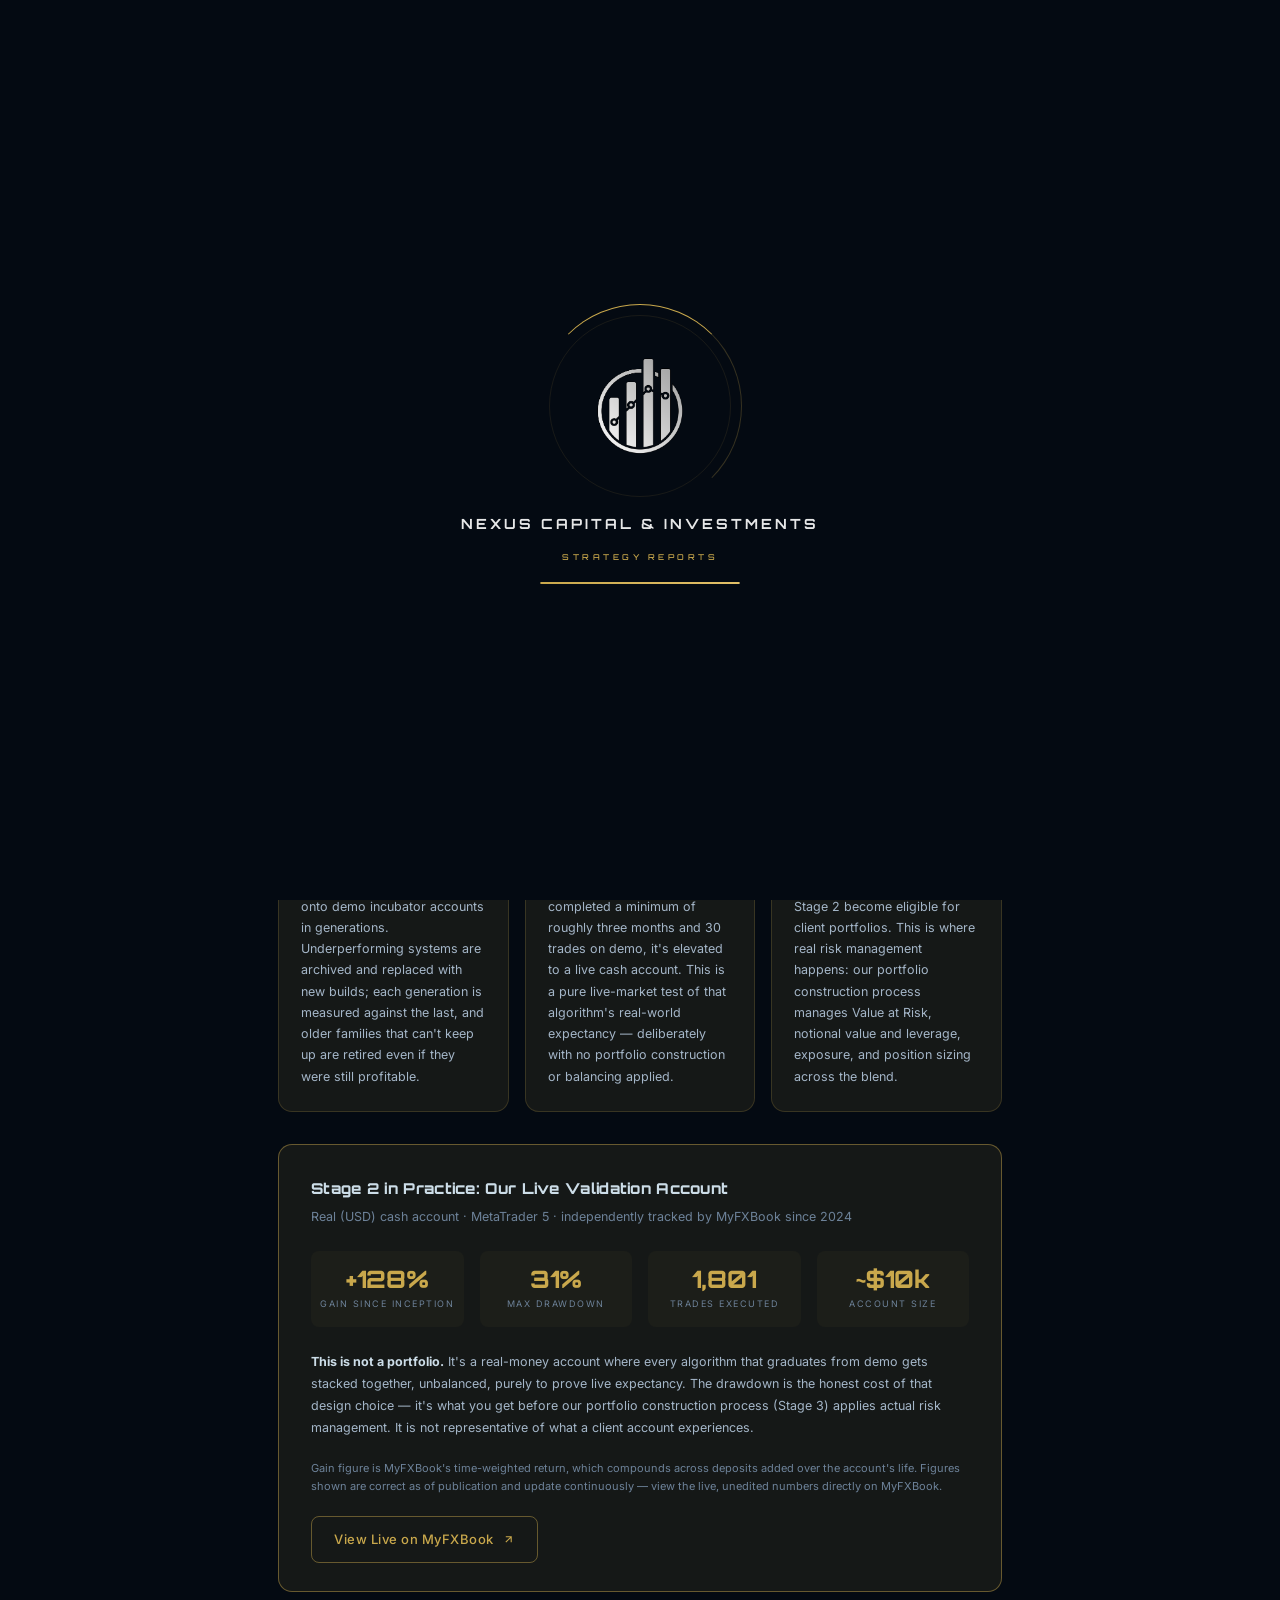
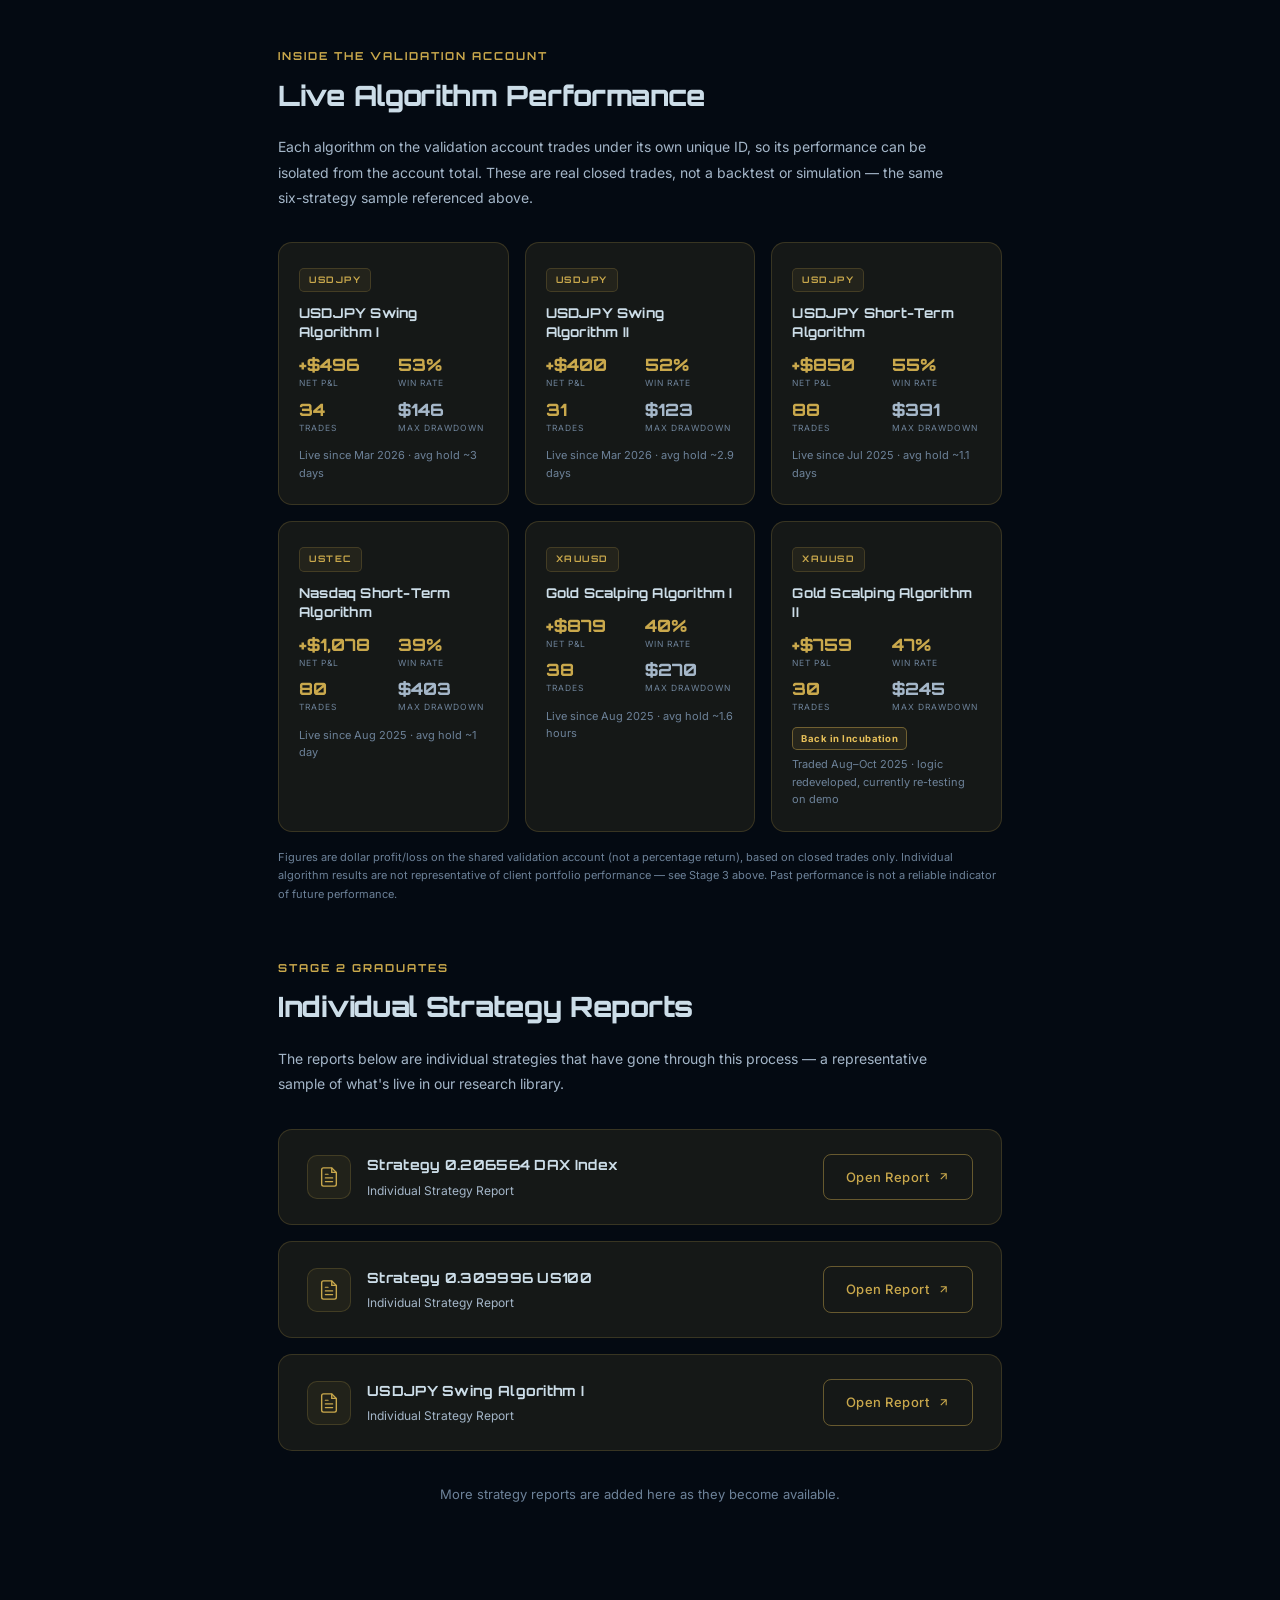
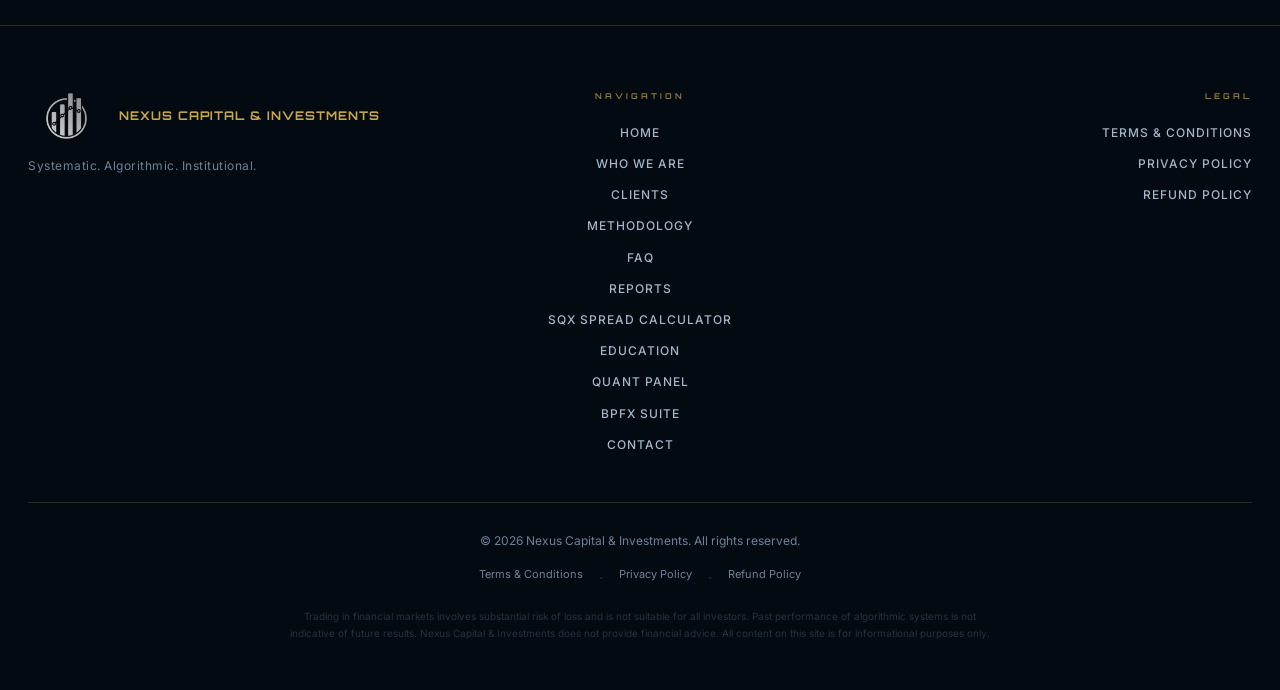
<file: reports.html>
<!DOCTYPE html>
<html lang="en">
<head>
  <meta charset="UTF-8">
  <meta name="viewport" content="width=device-width, initial-scale=1.0">
  <link rel="icon" type="image/png" sizes="512x512" href="Logo/favicon-512.png">
  <link rel="icon" type="image/png" sizes="192x192" href="Logo/favicon-192.png">
  <link rel="icon" type="image/png" sizes="32x32" href="Logo/favicon-32.png">
  <link rel="apple-touch-icon" href="Logo/apple-touch-icon.png">
  <title>Strategy Reports | Nexus Capital &amp; Investments</title>
  <meta name="description" content="How Nexus Capital & Investments develops and validates algorithms — from demo incubation to a live-tracked validation account to individual strategy reports.">
  <meta property="og:type" content="website">
  <meta property="og:url" content="https://nexuscapitalandinvestments.com/reports.html">
  <meta property="og:title" content="Strategy Reports | Nexus Capital & Investments">
  <meta property="og:description" content="How Nexus Capital & Investments develops and validates algorithms — from demo incubation to a live-tracked validation account to individual strategy reports.">
  <meta property="og:image" content="https://nexuscapitalandinvestments.com/images/Main%20Images/social-preview.png">
  <meta name="twitter:card" content="summary_large_image">
  <meta name="twitter:title" content="Strategy Reports | Nexus Capital & Investments">
  <meta name="twitter:description" content="How Nexus Capital & Investments develops and validates algorithms — from demo incubation to a live-tracked validation account to individual strategy reports.">
  <meta name="twitter:image" content="https://nexuscapitalandinvestments.com/images/Main%20Images/social-preview.png">
  <link rel="preconnect" href="https://fonts.googleapis.com">
  <link rel="preconnect" href="https://fonts.gstatic.com" crossorigin>
  <link href="https://fonts.googleapis.com/css2?family=Orbitron:wght@400;500;600;700;800;900&family=Inter:wght@300;400;500;600;700&display=swap" rel="stylesheet">
  <link rel="stylesheet" href="assets/css/style.css">
  <style>
    .reports-hero {
      padding: 140px 28px 40px;
      text-align: center;
      position: relative;
    }
    .reports-hero-label {
      font-family: var(--font-head); font-size: 9px; font-weight: 700;
      letter-spacing: 4px; text-transform: uppercase; color: var(--gold);
      margin-bottom: 16px; opacity: 0.8;
    }
    .reports-hero-title {
      font-family: var(--font-head); font-size: clamp(28px, 4vw, 52px);
      font-weight: 900; color: var(--text); letter-spacing: -1px;
      margin-bottom: 20px;
    }
    .reports-hero-title span { color: var(--gold); }
    .reports-hero-desc {
      max-width: 640px; margin: 0 auto; font-size: 15px; color: var(--silver);
      line-height: 1.8;
    }
    .reports-hero-note {
      max-width: 640px; margin: 16px auto 0; font-size: 12px; color: var(--text-muted);
      line-height: 1.7;
    }
    .reports-hero-note a { color: var(--gold); }

    .reports-content { max-width: 780px; margin: 0 auto; padding: 40px 28px 120px; }
    .reports-list { display: flex; flex-direction: column; gap: 16px; }

    .report-item {
      display: flex; align-items: center; justify-content: space-between;
      gap: 24px; flex-wrap: wrap;
      background: var(--gold-card); border: 1px solid var(--gold-border);
      border-radius: var(--radius); padding: 24px 28px;
      transition: border-color 0.3s, box-shadow 0.3s, transform 0.15s var(--ease);
    }
    .report-item:hover {
      border-color: var(--gold-border-hi);
      box-shadow: 0 0 40px rgba(201,168,76,0.07), 0 16px 40px rgba(0,0,0,0.4);
      transform: translateY(-2px);
    }
    .report-item-left { display: flex; align-items: center; gap: 16px; min-width: 0; }
    .report-icon {
      flex-shrink: 0; width: 44px; height: 44px; border-radius: 10px;
      background: rgba(201,168,76,0.07); border: 1px solid var(--gold-border);
      display: flex; align-items: center; justify-content: center;
    }
    .report-icon svg { width: 22px; height: 22px; }
    .report-name {
      font-family: var(--font-head); font-size: 14px; font-weight: 700;
      color: var(--text); letter-spacing: 0.3px; margin-bottom: 4px;
    }
    .report-sub { font-size: 12px; color: var(--silver); }
    .report-sub--sample { color: var(--gold); text-transform: uppercase; letter-spacing: 1px; font-size: 10px; font-weight: 700; }

    .btn-report {
      display: inline-flex; align-items: center; gap: 8px; flex-shrink: 0;
      font-size: 13px; font-weight: 500; letter-spacing: 0.5px;
      color: var(--gold); border: 1px solid var(--gold-border-hi);
      padding: 12px 22px; border-radius: 8px;
      transition: all 0.3s var(--ease);
    }
    .btn-report:hover { background: rgba(201,168,76,0.06); border-color: var(--gold); }
    .btn-report--disabled {
      color: var(--text-muted); border-color: var(--gold-border);
      opacity: 0.6; cursor: not-allowed; pointer-events: none;
    }

    .reports-empty-note {
      text-align: center; font-size: 13px; color: var(--text-muted);
      margin-top: 32px; line-height: 1.7;
    }

    /* Pipeline */
    .pipeline-section { margin-bottom: 56px; }
    .pipeline-heading {
      font-family: var(--font-head); font-size: 11px; font-weight: 700;
      letter-spacing: 2px; text-transform: uppercase; color: var(--gold);
      margin-bottom: 8px;
    }
    .pipeline-title {
      font-family: var(--font-head); font-size: clamp(20px, 2.6vw, 28px);
      font-weight: 800; color: var(--text); margin-bottom: 16px; letter-spacing: -0.3px;
    }
    .pipeline-intro { font-size: 14px; color: var(--silver); line-height: 1.8; margin-bottom: 32px; max-width: 680px; }
    .pipeline-steps { display: grid; grid-template-columns: repeat(3, 1fr); gap: 16px; margin-bottom: 32px; }
    .pipeline-step {
      background: var(--gold-card); border: 1px solid var(--gold-border);
      border-radius: var(--radius); padding: 24px 22px; position: relative;
    }
    .pipeline-step-num {
      font-family: var(--font-head); font-size: 11px; font-weight: 800;
      color: var(--gold); letter-spacing: 1px; margin-bottom: 10px;
    }
    .pipeline-step-title {
      font-family: var(--font-head); font-size: 13px; font-weight: 700;
      color: var(--text); letter-spacing: 0.3px; margin-bottom: 8px;
    }
    .pipeline-step-desc { font-size: 12.5px; color: var(--silver); line-height: 1.7; }
    .pipeline-arrow {
      display: none;
    }
    @media (max-width: 720px) {
      .pipeline-steps { grid-template-columns: 1fr; }
    }

    /* Live validation card */
    .validation-card {
      background: var(--gold-card); border: 1px solid var(--gold-border-hi);
      border-radius: var(--radius); padding: 32px 32px 28px; margin-bottom: 16px;
    }
    .validation-card-top {
      display: flex; align-items: flex-start; justify-content: space-between;
      gap: 16px; flex-wrap: wrap; margin-bottom: 24px;
    }
    .validation-card-title {
      font-family: var(--font-head); font-size: 15px; font-weight: 800;
      color: var(--text); letter-spacing: 0.3px; margin-bottom: 6px;
    }
    .validation-card-sub { font-size: 12.5px; color: var(--text-muted); }
    .validation-stats {
      display: grid; grid-template-columns: repeat(4, 1fr); gap: 16px;
      margin-bottom: 24px;
    }
    .validation-stat { text-align: center; padding: 16px 8px; background: rgba(201,168,76,0.04); border-radius: 8px; }
    .validation-stat-num {
      font-family: var(--font-head); font-size: clamp(18px, 2vw, 24px); font-weight: 800;
      color: var(--gold); line-height: 1; margin-bottom: 6px;
    }
    .validation-stat-lbl { font-size: 9px; color: var(--text-muted); letter-spacing: 1.5px; text-transform: uppercase; }
    .validation-note { font-size: 12.5px; color: var(--silver); line-height: 1.75; margin-bottom: 20px; }
    .validation-note strong { color: var(--text); }
    .validation-footnote { font-size: 11px; color: var(--text-muted); line-height: 1.7; margin-bottom: 20px; }
    @media (max-width: 620px) {
      .validation-stats { grid-template-columns: repeat(2, 1fr); }
    }

    /* Per-algo performance grid */
    .algo-perf-grid {
      display: grid; grid-template-columns: repeat(3, 1fr); gap: 16px; margin-bottom: 8px;
    }
    .algo-perf-card {
      background: var(--gold-card); border: 1px solid var(--gold-border);
      border-radius: var(--radius); padding: 22px 20px;
      transition: border-color 0.25s;
    }
    .algo-perf-card:hover { border-color: var(--gold-border-hi); }
    .algo-perf-symbol {
      display: inline-block; font-family: var(--font-head); font-size: 9px; font-weight: 700;
      letter-spacing: 1.5px; text-transform: uppercase; color: var(--gold);
      background: rgba(201,168,76,0.08); border: 1px solid var(--gold-border);
      border-radius: 5px; padding: 4px 9px; margin-bottom: 12px;
    }
    .algo-perf-name {
      font-family: var(--font-head); font-size: 13.5px; font-weight: 700;
      color: var(--text); letter-spacing: 0.2px; margin-bottom: 14px; line-height: 1.4;
    }
    .algo-perf-stats { display: grid; grid-template-columns: 1fr 1fr; gap: 10px; margin-bottom: 12px; }
    .algo-perf-stat-num {
      font-family: var(--font-head); font-size: 17px; font-weight: 800; color: var(--gold); line-height: 1;
    }
    .algo-perf-stat-num--dd { color: var(--silver); }
    .algo-perf-stat-lbl { font-size: 8.5px; color: var(--text-muted); letter-spacing: 1px; text-transform: uppercase; margin-top: 4px; }
    .algo-perf-period { font-size: 11px; color: var(--text-muted); }
    .algo-perf-badge {
      display: inline-block; font-size: 9.5px; font-weight: 700; letter-spacing: 0.5px;
      color: #e8c15a; background: rgba(201,168,76,0.1); border: 1px solid var(--gold-border-hi);
      border-radius: 5px; padding: 3px 8px;
    }
    @media (max-width: 900px) {
      .algo-perf-grid { grid-template-columns: repeat(2, 1fr); }
    }
    @media (max-width: 560px) {
      .algo-perf-grid { grid-template-columns: 1fr; }
    }
  </style>
  <!-- Cloudflare Web Analytics -->
  <script type='module' src='https://static.cloudflareinsights.com/beacon.min.js' data-cf-beacon='{"token": "42544c17fb214b56bba81ecb0739444f"}'></script>
  <!-- End Cloudflare Web Analytics -->
</head>
<body>

  <!-- ░░ SPLASH ░░ -->
  <div id="splash" class="splash">
    <div class="splash-inner">
      <div class="splash-logo-wrap">
        <div class="splash-ring"></div>
        <img src="Logo/Nexus Capital and Investments Logo.png" alt="Nexus Capital and Investments" class="splash-logo">
      </div>
      <div class="splash-name">NEXUS CAPITAL &amp; INVESTMENTS</div>
      <div class="splash-sub">Strategy Reports</div>
      <div class="splash-bar"><div class="splash-bar-fill"></div></div>
    </div>
  </div>

  <!-- ░░ PARTICLE CANVAS ░░ -->
  <canvas id="particle-canvas"></canvas>

  <!-- ░░ NAVIGATION ░░ -->
  <nav class="navbar" id="navbar">
    <div class="nav-inner">
      <a href="index.html" class="nav-logo">
        <img src="Logo/Nexus Capital and Investments Logo.png" alt="Nexus Capital and Investments">
        <span class="nav-brand">Nexus<span class="nav-brand-dim"> Capital &amp; Investments</span></span>
      </a>
      <ul class="nav-links" id="nav-links">
        <li><a href="index.html" class="nav-link">Home</a></li>
        <li class="nav-dropdown">
          <button class="nav-link nav-dropdown-btn" aria-expanded="false" aria-haspopup="true">
            About <span class="nav-dropdown-caret">▾</span>
          </button>
          <div class="nav-dropdown-menu">
            <a href="index.html#about" class="nav-dropdown-item">
              <span class="dropdown-item-title">Who We Are</span>
              <span class="dropdown-item-sub">Founders &amp; approach</span>
            </a>
            <a href="index.html#who-we-serve" class="nav-dropdown-item">
              <span class="dropdown-item-title">Clients</span>
              <span class="dropdown-item-sub">Who we work with</span>
            </a>
            <a href="index.html#methodology" class="nav-dropdown-item">
              <span class="dropdown-item-title">Methodology</span>
              <span class="dropdown-item-sub">How we build and test</span>
            </a>
            <a href="index.html#markets" class="nav-dropdown-item">
              <span class="dropdown-item-title">Markets</span>
              <span class="dropdown-item-sub">What we trade</span>
            </a>
            <a href="index.html#algo-development" class="nav-dropdown-item">
              <span class="dropdown-item-title">Algorithms</span>
              <span class="dropdown-item-sub">In-house development</span>
            </a>
          </div>
        </li>
        <li class="nav-dropdown">
          <button class="nav-link nav-dropdown-btn" aria-expanded="false" aria-haspopup="true">
            Resources <span class="nav-dropdown-caret">▾</span>
          </button>
          <div class="nav-dropdown-menu">
            <a href="index.html#faq" class="nav-dropdown-item">
              <span class="dropdown-item-title">FAQ</span>
              <span class="dropdown-item-sub">Common questions, answered</span>
            </a>
            <a href="reports.html" class="nav-dropdown-item">
              <span class="dropdown-item-title">Strategy Reports</span>
              <span class="dropdown-item-sub">Sample algorithm performance</span>
            </a>
            <a href="sqx-spread-calculator.html" class="nav-dropdown-item">
              <span class="dropdown-item-title">SQX Spread Calculator</span>
              <span class="dropdown-item-sub">Free StrategyQuant tool</span>
            </a>
            <a href="education.html" class="nav-dropdown-item">
              <span class="dropdown-item-title">Education</span>
              <span class="dropdown-item-sub coming-soon">Coming Soon</span>
            </a>
          </div>
        </li>
        <li class="nav-dropdown">
          <button class="nav-link nav-dropdown-btn" aria-expanded="false" aria-haspopup="true">
            Products <span class="nav-dropdown-caret">▾</span>
          </button>
          <div class="nav-dropdown-menu">
            <a href="products/quant-panel.html" class="nav-dropdown-item">
              <span class="dropdown-item-title">Quant Panel</span>
              <span class="dropdown-item-sub">MT5 portfolio dashboard</span>
            </a>
            <a href="products/bpfx-suite.html" class="nav-dropdown-item">
              <span class="dropdown-item-title">BPFX Suite</span>
              <span class="dropdown-item-sub">Recommended partner tool</span>
            </a>
          </div>
        </li>
        <li><a href="index.html#contact" class="nav-link">Contact</a></li>
      </ul>
      <button class="nav-burger" id="nav-burger" aria-label="Open menu">
        <span></span><span></span><span></span>
      </button>
    </div>
  </nav>

  <main>

    <section class="reports-hero">
      <div class="reports-hero-label">Sample Performance</div>
      <h1 class="reports-hero-title">Strategy<br><span>Reports</span></h1>
      <p class="reports-hero-desc">
        Because every client portfolio is individually tailored, we don't publish one aggregate client track record. What we can show is how the algorithms behind those portfolios are actually developed and proven — from demo incubation, through live-market validation, to the strategies that make it into client accounts.
      </p>
      <p class="reports-hero-note">
        See <a href="index.html#important-information">Important Information</a> for full risk disclosures. Past performance is not a reliable indicator of future performance.
      </p>
    </section>

    <div class="reports-content">

      <div class="pipeline-section">
        <div class="pipeline-heading">How Algorithms Get Here</div>
        <h2 class="pipeline-title">From Demo Incubator to Client Portfolio</h2>
        <p class="pipeline-intro">
          Every algorithm we run goes through the same three-stage process before it ever touches client capital. As of September 2026, we're cycling our 11th generation of demo incubation — each new generation replaces the families of builds that no longer keep up.
        </p>
        <div class="pipeline-steps">
          <div class="pipeline-step">
            <div class="pipeline-step-num">Stage 1</div>
            <div class="pipeline-step-title">Demo Incubators</div>
            <div class="pipeline-step-desc">Algorithm builds are loaded onto demo incubator accounts in generations. Underperforming systems are archived and replaced with new builds; each generation is measured against the last, and older families that can't keep up are retired even if they were still profitable.</div>
          </div>
          <div class="pipeline-step">
            <div class="pipeline-step-num">Stage 2</div>
            <div class="pipeline-step-title">Live Validation Account</div>
            <div class="pipeline-step-desc">Once an algorithm has completed a minimum of roughly three months and 30 trades on demo, it's elevated to a live cash account. This is a pure live-market test of that algorithm's real-world expectancy — deliberately with no portfolio construction or balancing applied.</div>
          </div>
          <div class="pipeline-step">
            <div class="pipeline-step-num">Stage 3</div>
            <div class="pipeline-step-title">Portfolio Construction</div>
            <div class="pipeline-step-desc">Only algorithms proven live in Stage 2 become eligible for client portfolios. This is where real risk management happens: our portfolio construction process manages Value at Risk, notional value and leverage, exposure, and position sizing across the blend.</div>
          </div>
        </div>

        <div class="validation-card">
          <div class="validation-card-top">
            <div>
              <div class="validation-card-title">Stage 2 in Practice: Our Live Validation Account</div>
              <div class="validation-card-sub">Real (USD) cash account · MetaTrader 5 · independently tracked by MyFXBook since 2024</div>
            </div>
          </div>
          <div class="validation-stats">
            <div class="validation-stat">
              <div class="validation-stat-num">+128%</div>
              <div class="validation-stat-lbl">Gain Since Inception</div>
            </div>
            <div class="validation-stat">
              <div class="validation-stat-num">31%</div>
              <div class="validation-stat-lbl">Max Drawdown</div>
            </div>
            <div class="validation-stat">
              <div class="validation-stat-num">1,801</div>
              <div class="validation-stat-lbl">Trades Executed</div>
            </div>
            <div class="validation-stat">
              <div class="validation-stat-num">~$10k</div>
              <div class="validation-stat-lbl">Account Size</div>
            </div>
          </div>
          <p class="validation-note">
            <strong>This is not a portfolio.</strong> It's a real-money account where every algorithm that graduates from demo gets stacked together, unbalanced, purely to prove live expectancy. The drawdown is the honest cost of that design choice — it's what you get before our portfolio construction process (Stage 3) applies actual risk management. It is not representative of what a client account experiences.
          </p>
          <p class="validation-footnote">
            Gain figure is MyFXBook's time-weighted return, which compounds across deposits added over the account's life. Figures shown are correct as of publication and update continuously — view the live, unedited numbers directly on MyFXBook.
          </p>
          <a href="https://www.myfxbook.com/portfolio/nexus-capital-amp-investments-1/11075059" target="_blank" rel="noopener" class="btn-report">
            View Live on MyFXBook
            <svg width="13" height="13" viewBox="0 0 24 24" fill="none" stroke="currentColor" stroke-width="2"><path d="M7 17L17 7M7 7h10v10"/></svg>
          </a>
        </div>
      </div>

      <div class="pipeline-section">
        <div class="pipeline-heading">Inside the Validation Account</div>
        <h2 class="pipeline-title">Live Algorithm Performance</h2>
        <p class="pipeline-intro">
          Each algorithm on the validation account trades under its own unique ID, so its performance can be isolated from the account total. These are real closed trades, not a backtest or simulation — the same six-strategy sample referenced above.
        </p>
        <div class="algo-perf-grid">

          <div class="algo-perf-card">
            <span class="algo-perf-symbol">USDJPY</span>
            <div class="algo-perf-name">USDJPY Swing Algorithm I</div>
            <div class="algo-perf-stats">
              <div><div class="algo-perf-stat-num">+$496</div><div class="algo-perf-stat-lbl">Net P&amp;L</div></div>
              <div><div class="algo-perf-stat-num">53%</div><div class="algo-perf-stat-lbl">Win Rate</div></div>
              <div><div class="algo-perf-stat-num">34</div><div class="algo-perf-stat-lbl">Trades</div></div>
              <div><div class="algo-perf-stat-num algo-perf-stat-num--dd">$146</div><div class="algo-perf-stat-lbl">Max Drawdown</div></div>
            </div>
            <div class="algo-perf-period">Live since Mar 2026 · avg hold ~3 days</div>
          </div>

          <div class="algo-perf-card">
            <span class="algo-perf-symbol">USDJPY</span>
            <div class="algo-perf-name">USDJPY Swing Algorithm II</div>
            <div class="algo-perf-stats">
              <div><div class="algo-perf-stat-num">+$400</div><div class="algo-perf-stat-lbl">Net P&amp;L</div></div>
              <div><div class="algo-perf-stat-num">52%</div><div class="algo-perf-stat-lbl">Win Rate</div></div>
              <div><div class="algo-perf-stat-num">31</div><div class="algo-perf-stat-lbl">Trades</div></div>
              <div><div class="algo-perf-stat-num algo-perf-stat-num--dd">$123</div><div class="algo-perf-stat-lbl">Max Drawdown</div></div>
            </div>
            <div class="algo-perf-period">Live since Mar 2026 · avg hold ~2.9 days</div>
          </div>

          <div class="algo-perf-card">
            <span class="algo-perf-symbol">USDJPY</span>
            <div class="algo-perf-name">USDJPY Short-Term Algorithm</div>
            <div class="algo-perf-stats">
              <div><div class="algo-perf-stat-num">+$850</div><div class="algo-perf-stat-lbl">Net P&amp;L</div></div>
              <div><div class="algo-perf-stat-num">55%</div><div class="algo-perf-stat-lbl">Win Rate</div></div>
              <div><div class="algo-perf-stat-num">88</div><div class="algo-perf-stat-lbl">Trades</div></div>
              <div><div class="algo-perf-stat-num algo-perf-stat-num--dd">$391</div><div class="algo-perf-stat-lbl">Max Drawdown</div></div>
            </div>
            <div class="algo-perf-period">Live since Jul 2025 · avg hold ~1.1 days</div>
          </div>

          <div class="algo-perf-card">
            <span class="algo-perf-symbol">USTEC</span>
            <div class="algo-perf-name">Nasdaq Short-Term Algorithm</div>
            <div class="algo-perf-stats">
              <div><div class="algo-perf-stat-num">+$1,078</div><div class="algo-perf-stat-lbl">Net P&amp;L</div></div>
              <div><div class="algo-perf-stat-num">39%</div><div class="algo-perf-stat-lbl">Win Rate</div></div>
              <div><div class="algo-perf-stat-num">80</div><div class="algo-perf-stat-lbl">Trades</div></div>
              <div><div class="algo-perf-stat-num algo-perf-stat-num--dd">$403</div><div class="algo-perf-stat-lbl">Max Drawdown</div></div>
            </div>
            <div class="algo-perf-period">Live since Aug 2025 · avg hold ~1 day</div>
          </div>

          <div class="algo-perf-card">
            <span class="algo-perf-symbol">XAUUSD</span>
            <div class="algo-perf-name">Gold Scalping Algorithm I</div>
            <div class="algo-perf-stats">
              <div><div class="algo-perf-stat-num">+$879</div><div class="algo-perf-stat-lbl">Net P&amp;L</div></div>
              <div><div class="algo-perf-stat-num">40%</div><div class="algo-perf-stat-lbl">Win Rate</div></div>
              <div><div class="algo-perf-stat-num">38</div><div class="algo-perf-stat-lbl">Trades</div></div>
              <div><div class="algo-perf-stat-num algo-perf-stat-num--dd">$270</div><div class="algo-perf-stat-lbl">Max Drawdown</div></div>
            </div>
            <div class="algo-perf-period">Live since Aug 2025 · avg hold ~1.6 hours</div>
          </div>

          <div class="algo-perf-card">
            <span class="algo-perf-symbol">XAUUSD</span>
            <div class="algo-perf-name">Gold Scalping Algorithm II</div>
            <div class="algo-perf-stats">
              <div><div class="algo-perf-stat-num">+$759</div><div class="algo-perf-stat-lbl">Net P&amp;L</div></div>
              <div><div class="algo-perf-stat-num">47%</div><div class="algo-perf-stat-lbl">Win Rate</div></div>
              <div><div class="algo-perf-stat-num">30</div><div class="algo-perf-stat-lbl">Trades</div></div>
              <div><div class="algo-perf-stat-num algo-perf-stat-num--dd">$245</div><div class="algo-perf-stat-lbl">Max Drawdown</div></div>
            </div>
            <div class="algo-perf-period"><span class="algo-perf-badge">Back in Incubation</span><br><span style="display:inline-block;margin-top:6px;">Traded Aug–Oct 2025 · logic redeveloped, currently re-testing on demo</span></div>
          </div>

        </div>
        <p class="validation-footnote" style="margin-top:16px;">
          Figures are dollar profit/loss on the shared validation account (not a percentage return), based on closed trades only. Individual algorithm results are not representative of client portfolio performance — see Stage 3 above. Past performance is not a reliable indicator of future performance.
        </p>
      </div>

      <div class="pipeline-heading" style="margin-bottom:8px;">Stage 2 Graduates</div>
      <h2 class="pipeline-title" style="margin-bottom:16px;">Individual Strategy Reports</h2>
      <p class="pipeline-intro">
        The reports below are individual strategies that have gone through this process — a representative sample of what's live in our research library.
      </p>
      <div class="reports-list">

        <!--
          TEMPLATE — copy this block for each new report.
          1. Drop the PDF into a "reports/" folder at the repo root.
          2. Set href to "reports/your-file-name.pdf".
          3. Change class="btn-report btn-report--disabled" to class="btn-report",
             remove aria-disabled, and change the <span> to a real <a> with
             target="_blank" rel="noopener".
        -->
        <div class="report-item">
          <div class="report-item-left">
            <div class="report-icon">
              <svg viewBox="0 0 24 24" fill="none" xmlns="http://www.w3.org/2000/svg">
                <path d="M6 2h9l5 5v13a2 2 0 0 1-2 2H6a2 2 0 0 1-2-2V4a2 2 0 0 1 2-2Z" stroke="#c9a84c" stroke-width="1.5"/>
                <path d="M15 2v5h5" stroke="#c9a84c" stroke-width="1.5"/>
                <path d="M8 13h8M8 17h8M8 9h3" stroke="#c9a84c" stroke-width="1.3" stroke-linecap="round"/>
              </svg>
            </div>
            <div>
              <div class="report-name">Strategy 0.206564 DAX Index</div>
              <div class="report-sub">Individual Strategy Report</div>
            </div>
          </div>
          <a href="reports/strategy-0.206564-dax.pdf" target="_blank" rel="noopener" class="btn-report">
            Open Report
            <svg width="13" height="13" viewBox="0 0 24 24" fill="none" stroke="currentColor" stroke-width="2"><path d="M7 17L17 7M7 7h10v10"/></svg>
          </a>
        </div>

        <div class="report-item">
          <div class="report-item-left">
            <div class="report-icon">
              <svg viewBox="0 0 24 24" fill="none" xmlns="http://www.w3.org/2000/svg">
                <path d="M6 2h9l5 5v13a2 2 0 0 1-2 2H6a2 2 0 0 1-2-2V4a2 2 0 0 1 2-2Z" stroke="#c9a84c" stroke-width="1.5"/>
                <path d="M15 2v5h5" stroke="#c9a84c" stroke-width="1.5"/>
                <path d="M8 13h8M8 17h8M8 9h3" stroke="#c9a84c" stroke-width="1.3" stroke-linecap="round"/>
              </svg>
            </div>
            <div>
              <div class="report-name">Strategy 0.309996 US100</div>
              <div class="report-sub">Individual Strategy Report</div>
            </div>
          </div>
          <a href="reports/strategy-0.309996-us100.pdf" target="_blank" rel="noopener" class="btn-report">
            Open Report
            <svg width="13" height="13" viewBox="0 0 24 24" fill="none" stroke="currentColor" stroke-width="2"><path d="M7 17L17 7M7 7h10v10"/></svg>
          </a>
        </div>

        <div class="report-item">
          <div class="report-item-left">
            <div class="report-icon">
              <svg viewBox="0 0 24 24" fill="none" xmlns="http://www.w3.org/2000/svg">
                <path d="M6 2h9l5 5v13a2 2 0 0 1-2 2H6a2 2 0 0 1-2-2V4a2 2 0 0 1 2-2Z" stroke="#c9a84c" stroke-width="1.5"/>
                <path d="M15 2v5h5" stroke="#c9a84c" stroke-width="1.5"/>
                <path d="M8 13h8M8 17h8M8 9h3" stroke="#c9a84c" stroke-width="1.3" stroke-linecap="round"/>
              </svg>
            </div>
            <div>
              <div class="report-name">USDJPY Swing Algorithm I</div>
              <div class="report-sub">Individual Strategy Report</div>
            </div>
          </div>
          <a href="reports/strategy-170249255-usdjpy.pdf" target="_blank" rel="noopener" class="btn-report">
            Open Report
            <svg width="13" height="13" viewBox="0 0 24 24" fill="none" stroke="currentColor" stroke-width="2"><path d="M7 17L17 7M7 7h10v10"/></svg>
          </a>
        </div>

      </div>

      <p class="reports-empty-note">More strategy reports are added here as they become available.</p>
    </div>

  </main>


  <!-- ░░ FOOTER ░░ -->
  <footer class="nci-footer">
    <div class="footer-inner">
      <div class="footer-top">

        <div class="footer-brand">
          <div class="footer-brand-row">
            <img src="Logo/Nexus Capital and Investments Logo.png" alt="Nexus Capital and Investments" class="footer-logo">
            <div class="footer-brand-name">Nexus Capital &amp; Investments</div>
          </div>
          <p class="footer-tagline">Systematic. Algorithmic. Institutional.</p>
        </div>

        <div class="footer-nav-col">
          <div class="footer-nav-title">Navigation</div>
          <div class="footer-nav-links">
            <a href="index.html">Home</a>
            <a href="index.html#about">Who We Are</a>
            <a href="index.html#who-we-serve">Clients</a>
            <a href="index.html#methodology">Methodology</a>
            <a href="index.html#faq">FAQ</a>
            <a href="reports.html">Reports</a>
            <a href="sqx-spread-calculator.html">SQX Spread Calculator</a>
            <a href="education.html">Education</a>
            <a href="products/quant-panel.html">Quant Panel</a>
            <a href="products/bpfx-suite.html">BPFX Suite</a>
            <a href="index.html#contact">Contact</a>
          </div>
        </div>

        <div class="footer-legal">
          <div class="footer-legal-title">Legal</div>
          <div class="footer-nav-links">
            <a href="legal/terms.html">Terms &amp; Conditions</a>
            <a href="legal/privacy.html">Privacy Policy</a>
            <a href="legal/refund-policy.html">Refund Policy</a>
          </div>
        </div>

      </div>

      <div class="footer-bottom">
        <p>© 2026 Nexus Capital &amp; Investments. All rights reserved.</p>
        <div style="display:flex;gap:16px;flex-wrap:wrap;justify-content:center;margin:8px 0;">
          <a href="legal/terms.html" style="font-size:11px;color:var(--text-muted);">Terms &amp; Conditions</a>
          <span style="color:var(--gold-border);">·</span>
          <a href="legal/privacy.html" style="font-size:11px;color:var(--text-muted);">Privacy Policy</a>
          <span style="color:var(--gold-border);">·</span>
          <a href="legal/refund-policy.html" style="font-size:11px;color:var(--text-muted);">Refund Policy</a>
        </div>
        <p class="footer-risk">
          Trading in financial markets involves substantial risk of loss and is not suitable for all investors. Past performance of algorithmic systems is not indicative of future results. Nexus Capital &amp; Investments does not provide financial advice. All content on this site is for informational purposes only.
        </p>
      </div>
    </div>
  </footer>

  <script src="assets/js/main.js"></script>
</body>
</html>
</file>
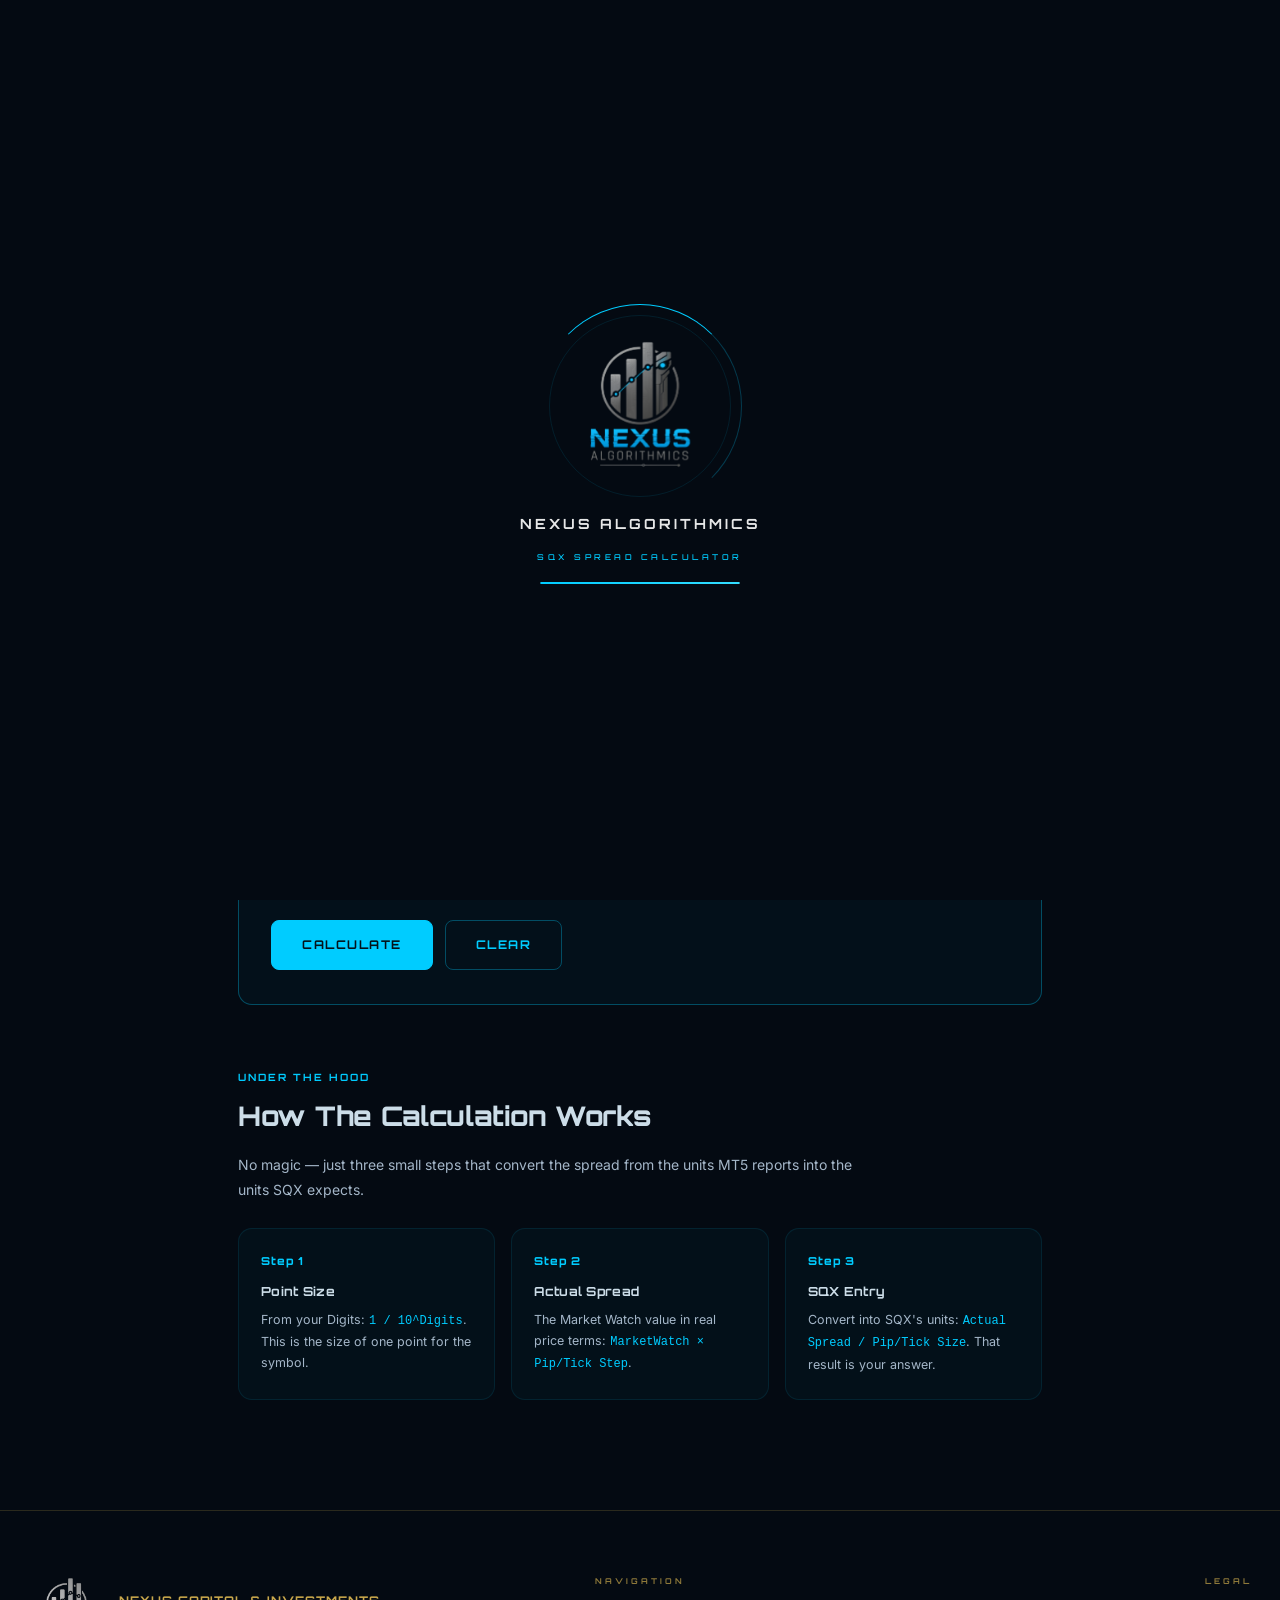
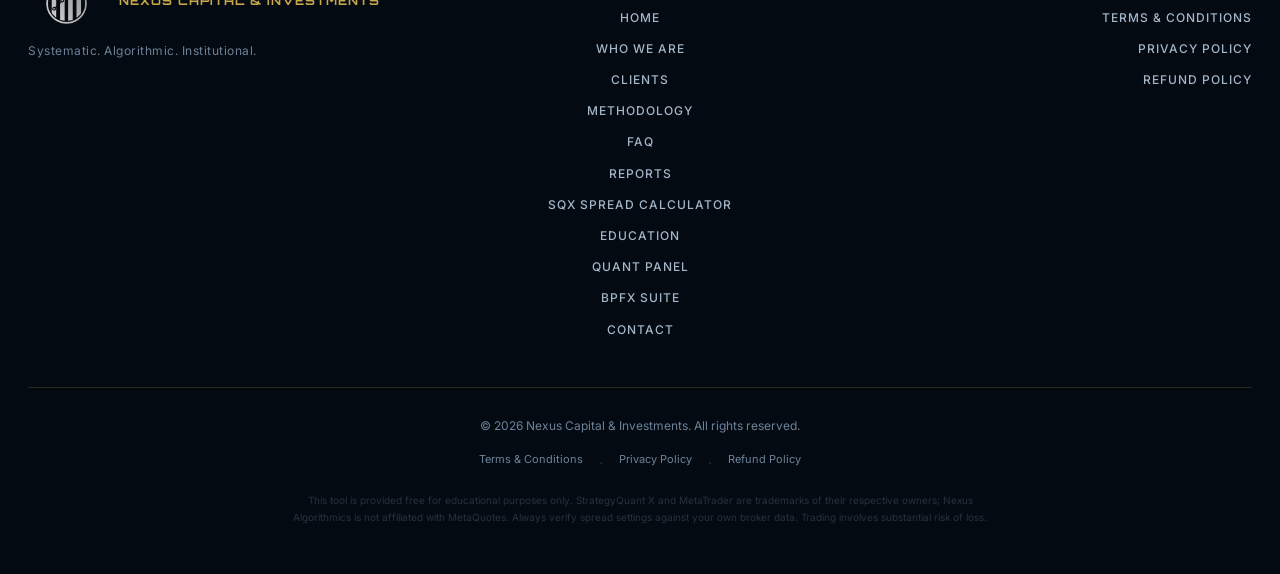
<file: sqx-spread-calculator.html>
<!DOCTYPE html>
<html lang="en">
<head>
  <meta charset="UTF-8">
  <meta name="viewport" content="width=device-width, initial-scale=1.0">
  <link rel="icon" type="image/png" sizes="512x512" href="Logo/favicon-512.png">
  <link rel="icon" type="image/png" sizes="192x192" href="Logo/favicon-192.png">
  <link rel="icon" type="image/png" sizes="32x32" href="Logo/favicon-32.png">
  <link rel="apple-touch-icon" href="Logo/apple-touch-icon.png">
  <title>SQX Spread Calculator | Nexus Algorithmics</title>
  <meta name="description" content="A free StrategyQuant X spread calculator from Nexus Algorithmics. Convert your MT5 Market Watch spread into the exact value to enter in the SQX spread field for accurate backtests.">
  <meta property="og:type" content="website">
  <meta property="og:url" content="https://nexuscapitalandinvestments.com/sqx-spread-calculator.html">
  <meta property="og:title" content="SQX Spread Calculator | Nexus Algorithmics">
  <meta property="og:description" content="A free StrategyQuant X spread calculator from Nexus Algorithmics. Convert your MT5 Market Watch spread into the exact value to enter in the SQX spread field for accurate backtests.">
  <meta property="og:image" content="https://nexuscapitalandinvestments.com/images/Main%20Images/social-preview.png">
  <meta name="twitter:card" content="summary_large_image">
  <meta name="twitter:title" content="SQX Spread Calculator | Nexus Algorithmics">
  <meta name="twitter:description" content="A free StrategyQuant X spread calculator from Nexus Algorithmics. Convert your MT5 Market Watch spread into the exact value to enter in the SQX spread field for accurate backtests.">
  <meta name="twitter:image" content="https://nexuscapitalandinvestments.com/images/Main%20Images/social-preview.png">
  <link rel="preconnect" href="https://fonts.googleapis.com">
  <link rel="preconnect" href="https://fonts.gstatic.com" crossorigin>
  <link href="https://fonts.googleapis.com/css2?family=Orbitron:wght@400;500;600;700;800;900&family=Inter:wght@300;400;500;600;700&display=swap" rel="stylesheet">
  <link rel="stylesheet" href="assets/css/style.css">
  <style>
    /* Page-scoped: SQX Spread Calculator (cyan Nexus Algorithmics theme) */
    .sqx-hero { padding: 150px 28px 30px; text-align: center; position: relative; overflow: hidden; }
    .sqx-hero-grid-bg {
      position: absolute; inset: 0; pointer-events: none;
      background-image:
        linear-gradient(rgba(0,204,255,0.025) 1px, transparent 1px),
        linear-gradient(90deg, rgba(0,204,255,0.025) 1px, transparent 1px);
      background-size: 60px 60px;
      mask-image: radial-gradient(ellipse 90% 80% at 50% 40%, black 20%, transparent 100%);
      -webkit-mask-image: radial-gradient(ellipse 90% 80% at 50% 40%, black 20%, transparent 100%);
    }
    .sqx-glow-tl {
      position: absolute; top: -180px; left: -180px; width: 560px; height: 560px;
      border-radius: 50%; pointer-events: none;
      background: radial-gradient(circle, rgba(0,204,255,0.08) 0%, transparent 70%);
      filter: blur(80px);
    }
    .sqx-hero-inner { position: relative; z-index: 1; max-width: 760px; margin: 0 auto; }
    .sqx-hero-label {
      font-family: var(--font-head); font-size: 9px; font-weight: 700;
      letter-spacing: 4px; text-transform: uppercase; color: var(--cyan);
      margin-bottom: 16px; opacity: 0.85;
    }
    .sqx-hero-title {
      font-family: var(--font-head); font-size: clamp(28px, 5vw, 50px);
      font-weight: 900; color: var(--text); letter-spacing: -1px; margin-bottom: 18px; line-height: 1.05;
    }
    .sqx-hero-title span { color: var(--cyan); }
    .sqx-hero-desc { font-size: 15px; color: var(--silver); line-height: 1.85; max-width: 620px; margin: 0 auto; }

    /* Partnership lineage chip */
    .sqx-lineage {
      display: inline-flex; align-items: center; gap: 10px; margin-top: 26px;
      background: rgba(0,204,255,0.05); border: 1px solid var(--border-hi);
      border-radius: 999px; padding: 8px 18px;
    }
    .sqx-lineage-dot { width: 7px; height: 7px; border-radius: 50%; background: var(--cyan); box-shadow: 0 0 8px var(--cyan); flex-shrink: 0; }
    .sqx-lineage-text { font-size: 11px; color: var(--silver); letter-spacing: 0.4px; }
    .sqx-lineage-text strong { color: var(--cyan); font-weight: 600; }

    .sqx-content { max-width: 860px; margin: 0 auto; padding: 20px 28px 110px; }

    /* Section headings */
    .sqx-section-label {
      font-family: var(--font-head); font-size: 10px; font-weight: 700;
      letter-spacing: 2px; text-transform: uppercase; color: var(--cyan); margin-bottom: 10px;
    }
    .sqx-section-title {
      font-family: var(--font-head); font-size: clamp(20px, 2.6vw, 27px);
      font-weight: 800; color: var(--text); margin-bottom: 14px; letter-spacing: -0.3px;
    }
    .sqx-section-intro { font-size: 14px; color: var(--silver); line-height: 1.8; max-width: 640px; margin-bottom: 26px; }

    /* Calculator */
    .sqx-calc {
      background: var(--bg-card); border: 1px solid var(--border-hi);
      border-radius: var(--radius); padding: 34px 32px;
    }
    .sqx-grid { display: grid; grid-template-columns: repeat(2, minmax(0, 1fr)); gap: 20px; }
    .sqx-field { display: grid; gap: 8px; }
    .sqx-field-label {
      font-family: var(--font-head); font-size: 10.5px; font-weight: 700;
      letter-spacing: 1px; text-transform: uppercase; color: var(--cyan);
    }
    .sqx-field input {
      width: 100%; min-height: 52px;
      background: rgba(4,10,18,0.7); border: 1px solid var(--border);
      border-radius: 8px; padding: 12px 14px; color: var(--text);
      font-family: 'Courier New', monospace; font-size: 18px; font-weight: 700;
      transition: border-color 0.2s, box-shadow 0.2s;
    }
    .sqx-field input::placeholder { color: var(--text-muted); font-weight: 400; }
    .sqx-field input:focus { outline: none; border-color: var(--cyan); box-shadow: 0 0 0 3px var(--cyan-glow-sm); }
    .sqx-hint { font-size: 12px; color: var(--text-muted); line-height: 1.5; }

    .sqx-actions { display: flex; flex-wrap: wrap; gap: 12px; margin-top: 26px; }
    .sqx-btn {
      display: inline-flex; align-items: center; justify-content: center;
      min-height: 50px; padding: 12px 30px; border-radius: 8px; cursor: pointer;
      font-family: var(--font-head); font-size: 12px; font-weight: 700;
      letter-spacing: 1.5px; text-transform: uppercase;
      border: 1px solid var(--cyan); background: var(--cyan); color: #04121a;
      transition: transform 0.2s var(--ease), box-shadow 0.2s var(--ease), background 0.2s;
    }
    .sqx-btn:hover { transform: translateY(-2px); box-shadow: 0 0 34px var(--cyan-glow); }
    .sqx-btn--secondary { background: transparent; color: var(--cyan); border-color: var(--border-hi); }
    .sqx-btn--secondary:hover { background: rgba(0,204,255,0.06); border-color: var(--cyan); box-shadow: none; transform: translateY(-2px); }

    .sqx-error {
      display: none; margin-top: 18px; padding: 12px 16px;
      background: rgba(255,70,70,0.06); border: 1px solid rgba(255,70,70,0.4);
      border-radius: 8px; color: #ff8a8a; font-size: 13.5px; font-weight: 600; line-height: 1.5;
    }

    .sqx-result {
      display: none; margin-top: 26px; padding: 28px;
      background: rgba(0,204,255,0.045); border: 1px solid var(--border-hi);
      border-radius: var(--radius);
    }
    .sqx-result-label {
      font-family: var(--font-head); font-size: 10px; font-weight: 700;
      letter-spacing: 2px; text-transform: uppercase; color: var(--text-muted); margin-bottom: 12px;
    }
    .sqx-answer {
      font-family: 'Courier New', monospace; font-weight: 800;
      font-size: clamp(2.4rem, 9vw, 4.2rem); line-height: 1;
      color: var(--cyan-bright); text-shadow: 0 0 34px var(--cyan-glow);
      overflow-wrap: anywhere;
    }
    .sqx-working { display: grid; gap: 9px; margin-top: 24px; color: var(--silver); font-size: 13.5px; line-height: 1.6; }
    .sqx-working code {
      color: var(--text); font-family: 'Courier New', monospace; font-weight: 700;
      overflow-wrap: anywhere; background: rgba(4,10,18,0.6); padding: 1px 6px; border-radius: 4px;
    }
    .sqx-working code strong { color: var(--cyan); }
    .sqx-check {
      display: none; margin-top: 16px; padding-top: 14px; border-top: 1px solid var(--border);
      color: var(--green); font-size: 12.5px; font-weight: 600; line-height: 1.5;
    }

    /* How it works */
    .sqx-how { margin-top: 64px; }
    .sqx-steps { display: grid; grid-template-columns: repeat(3, 1fr); gap: 16px; margin-top: 26px; }
    .sqx-step {
      background: rgba(0,204,255,0.03); border: 1px solid var(--border);
      border-radius: var(--radius); padding: 24px 22px;
    }
    .sqx-step-num { font-family: var(--font-head); font-size: 11px; font-weight: 800; color: var(--cyan); letter-spacing: 1px; margin-bottom: 10px; }
    .sqx-step-title { font-family: var(--font-head); font-size: 12.5px; font-weight: 700; color: var(--text); margin-bottom: 8px; letter-spacing: 0.3px; }
    .sqx-step-body { font-size: 12.5px; color: var(--silver); line-height: 1.7; }
    .sqx-step-body code { font-family: 'Courier New', monospace; color: var(--cyan); font-size: 12px; }

    @media (max-width: 760px) {
      .sqx-steps { grid-template-columns: 1fr; }
    }
    @media (max-width: 600px) {
      .sqx-grid { grid-template-columns: 1fr; }
      .sqx-calc { padding: 24px 20px; }
      .sqx-btn { width: 100%; }
    }
  </style>
  <!-- Cloudflare Web Analytics -->
  <script type='module' src='https://static.cloudflareinsights.com/beacon.min.js' data-cf-beacon='{"token": "42544c17fb214b56bba81ecb0739444f"}'></script>
  <!-- End Cloudflare Web Analytics -->
</head>
<body class="algo-page">

  <!-- SPLASH -->
  <div id="splash" class="splash">
    <div class="splash-inner">
      <div class="splash-logo-wrap">
        <div class="splash-ring splash-ring--cyan"></div>
        <img src="Logo/Nexus Algorithmics Logo Redraw.png" alt="Nexus Algorithmics" class="splash-logo">
      </div>
      <div class="splash-name">NEXUS ALGORITHMICS</div>
      <div class="splash-sub splash-sub--cyan">SQX Spread Calculator</div>
      <div class="splash-bar"><div class="splash-bar-fill splash-bar-fill--cyan"></div></div>
    </div>
  </div>

  <!-- PARTICLE CANVAS -->
  <canvas id="particle-canvas"></canvas>

  <!-- NAVIGATION -->
  <nav class="navbar" id="navbar">
    <div class="nav-inner">
      <a href="index.html" class="nav-logo">
        <img src="Logo/Nexus Capital and Investments Logo.png" alt="Nexus Capital and Investments">
        <span class="nav-brand">Nexus<span class="nav-brand-dim"> Capital &amp; Investments</span></span>
      </a>
      <ul class="nav-links" id="nav-links">
        <li><a href="index.html" class="nav-link">Home</a></li>
        <li class="nav-dropdown">
          <button class="nav-link nav-dropdown-btn" aria-expanded="false" aria-haspopup="true">
            About <span class="nav-dropdown-caret">&#9662;</span>
          </button>
          <div class="nav-dropdown-menu">
            <a href="index.html#about" class="nav-dropdown-item">
              <span class="dropdown-item-title">Who We Are</span>
              <span class="dropdown-item-sub">Founders &amp; approach</span>
            </a>
            <a href="index.html#who-we-serve" class="nav-dropdown-item">
              <span class="dropdown-item-title">Clients</span>
              <span class="dropdown-item-sub">Who we work with</span>
            </a>
            <a href="index.html#methodology" class="nav-dropdown-item">
              <span class="dropdown-item-title">Methodology</span>
              <span class="dropdown-item-sub">How we build and test</span>
            </a>
            <a href="index.html#markets" class="nav-dropdown-item">
              <span class="dropdown-item-title">Markets</span>
              <span class="dropdown-item-sub">What we trade</span>
            </a>
            <a href="index.html#algo-development" class="nav-dropdown-item">
              <span class="dropdown-item-title">Algorithms</span>
              <span class="dropdown-item-sub">In-house development</span>
            </a>
          </div>
        </li>
        <li class="nav-dropdown">
          <button class="nav-link nav-dropdown-btn" aria-expanded="false" aria-haspopup="true">
            Resources <span class="nav-dropdown-caret">&#9662;</span>
          </button>
          <div class="nav-dropdown-menu">
            <a href="index.html#faq" class="nav-dropdown-item">
              <span class="dropdown-item-title">FAQ</span>
              <span class="dropdown-item-sub">Common questions, answered</span>
            </a>
            <a href="reports.html" class="nav-dropdown-item">
              <span class="dropdown-item-title">Strategy Reports</span>
              <span class="dropdown-item-sub">Sample algorithm performance</span>
            </a>
            <a href="sqx-spread-calculator.html" class="nav-dropdown-item">
              <span class="dropdown-item-title">SQX Spread Calculator</span>
              <span class="dropdown-item-sub">Free StrategyQuant tool</span>
            </a>
            <a href="education.html" class="nav-dropdown-item">
              <span class="dropdown-item-title">Education</span>
              <span class="dropdown-item-sub coming-soon">Coming Soon</span>
            </a>
          </div>
        </li>
        <li class="nav-dropdown">
          <button class="nav-link nav-dropdown-btn" aria-expanded="false" aria-haspopup="true">
            Products <span class="nav-dropdown-caret">&#9662;</span>
          </button>
          <div class="nav-dropdown-menu">
            <a href="products/quant-panel.html" class="nav-dropdown-item">
              <span class="dropdown-item-title">Quant Panel</span>
              <span class="dropdown-item-sub">MT5 portfolio dashboard</span>
            </a>
            <a href="products/bpfx-suite.html" class="nav-dropdown-item">
              <span class="dropdown-item-title">BPFX Suite</span>
              <span class="dropdown-item-sub">Recommended partner tool</span>
            </a>
          </div>
        </li>
        <li><a href="index.html#contact" class="nav-link">Contact</a></li>
      </ul>
      <button class="nav-burger" id="nav-burger" aria-label="Open menu">
        <span></span><span></span><span></span>
      </button>
    </div>
  </nav>

  <main>

    <!-- HERO -->
    <section class="sqx-hero">
      <div class="sqx-hero-grid-bg"></div>
      <div class="sqx-glow-tl"></div>
      <div class="sqx-hero-inner">
        <div class="sqx-hero-label">Free Tools &middot; Nexus Algorithmics</div>
        <h1 class="sqx-hero-title">SQX Spread <span>Calculator</span></h1>
        <p class="sqx-hero-desc">
          Getting the spread right is one of the most common mistakes when moving a strategy into StrategyQuant&nbsp;X. Enter your broker's values from MT5 and SQX below and this tool gives you the exact number to type into the SQX spread field &mdash; so your backtests model real trading costs instead of guesswork.
        </p>
        <div class="sqx-lineage">
          <span class="sqx-lineage-dot"></span>
          <span class="sqx-lineage-text">Part of our <strong>free education</strong> series &mdash; built by an official StrategyQuant partner</span>
        </div>
      </div>
    </section>

    <div class="sqx-content">

      <!-- CALCULATOR -->
      <div class="sqx-section-label">The Tool</div>
      <h2 class="sqx-section-title">Calculate Your SQX Spread</h2>
      <p class="sqx-section-intro">
        Enter the four values below, then press Calculate. The large number is what you enter in the SQX spread section, with the full working shown underneath.
      </p>

      <section class="sqx-calc" aria-label="SQX spread calculator">
        <div class="sqx-grid">
          <label class="sqx-field">
            <span class="sqx-field-label">Digits</span>
            <input id="digits" inputmode="numeric" autocomplete="off" placeholder="Example: 5">
            <span class="sqx-hint">The number of decimal places for the broker symbol.</span>
          </label>

          <label class="sqx-field">
            <span class="sqx-field-label">Market Watch value</span>
            <input id="marketWatch" inputmode="decimal" autocomplete="off" placeholder="Example: 3">
            <span class="sqx-hint">The spread number shown in MT5 Market Watch.</span>
          </label>

          <label class="sqx-field">
            <span class="sqx-field-label">SQX Pip/Tick Size</span>
            <input id="pipTickSize" inputmode="decimal" autocomplete="off" placeholder="Example: 0.0001">
            <span class="sqx-hint">The Pip/Tick Size shown in SQX for the instrument.</span>
          </label>

          <label class="sqx-field">
            <span class="sqx-field-label">SQX Pip/Tick Step</span>
            <input id="pipTickStep" inputmode="decimal" autocomplete="off" placeholder="Example: 0.00001">
            <span class="sqx-hint">The Pip/Tick Step shown in SQX for the instrument.</span>
          </label>
        </div>

        <div class="sqx-actions">
          <button type="button" id="calculate" class="sqx-btn">Calculate</button>
          <button type="button" id="clear" class="sqx-btn sqx-btn--secondary">Clear</button>
        </div>

        <div class="sqx-error" id="error" role="alert"></div>

        <div class="sqx-result" id="result" aria-live="polite">
          <div class="sqx-result-label">Enter this in the SQX spread section</div>
          <div class="sqx-answer" id="answer">0</div>
          <div class="sqx-working">
            <div id="pointSizeLine"></div>
            <div id="actualSpreadLine"></div>
            <div id="sqxSpreadLine"></div>
          </div>
          <div class="sqx-check" id="check"></div>
        </div>
      </section>

      <!-- HOW IT WORKS -->
      <div class="sqx-how">
        <div class="sqx-section-label">Under The Hood</div>
        <h2 class="sqx-section-title">How The Calculation Works</h2>
        <p class="sqx-section-intro">
          No magic &mdash; just three small steps that convert the spread from the units MT5 reports into the units SQX expects.
        </p>
        <div class="sqx-steps">
          <div class="sqx-step">
            <div class="sqx-step-num">Step 1</div>
            <div class="sqx-step-title">Point Size</div>
            <div class="sqx-step-body">From your Digits: <code>1 / 10^Digits</code>. This is the size of one point for the symbol.</div>
          </div>
          <div class="sqx-step">
            <div class="sqx-step-num">Step 2</div>
            <div class="sqx-step-title">Actual Spread</div>
            <div class="sqx-step-body">The Market Watch value in real price terms: <code>MarketWatch &times; Pip/Tick Step</code>.</div>
          </div>
          <div class="sqx-step">
            <div class="sqx-step-num">Step 3</div>
            <div class="sqx-step-title">SQX Entry</div>
            <div class="sqx-step-body">Convert into SQX's units: <code>Actual Spread / Pip/Tick Size</code>. That result is your answer.</div>
          </div>
        </div>
      </div>

    </div>

  </main>

  <!-- FOOTER -->
  <footer class="nci-footer">
    <div class="footer-inner">
      <div class="footer-top">

        <div class="footer-brand">
          <div class="footer-brand-row">
            <img src="Logo/Nexus Capital and Investments Logo.png" alt="Nexus Capital and Investments" class="footer-logo">
            <div class="footer-brand-name">Nexus Capital &amp; Investments</div>
          </div>
          <p class="footer-tagline">Systematic. Algorithmic. Institutional.</p>
        </div>

        <div class="footer-nav-col">
          <div class="footer-nav-title">Navigation</div>
          <div class="footer-nav-links">
            <a href="index.html">Home</a>
            <a href="index.html#about">Who We Are</a>
            <a href="index.html#who-we-serve">Clients</a>
            <a href="index.html#methodology">Methodology</a>
            <a href="index.html#faq">FAQ</a>
            <a href="reports.html">Reports</a>
            <a href="sqx-spread-calculator.html">SQX Spread Calculator</a>
            <a href="education.html">Education</a>
            <a href="products/quant-panel.html">Quant Panel</a>
            <a href="products/bpfx-suite.html">BPFX Suite</a>
            <a href="index.html#contact">Contact</a>
          </div>
        </div>

        <div class="footer-legal">
          <div class="footer-legal-title">Legal</div>
          <div class="footer-nav-links">
            <a href="legal/terms.html">Terms &amp; Conditions</a>
            <a href="legal/privacy.html">Privacy Policy</a>
            <a href="legal/refund-policy.html">Refund Policy</a>
          </div>
        </div>

      </div>

      <div class="footer-bottom">
        <p>&copy; 2026 Nexus Capital &amp; Investments. All rights reserved.</p>
        <div style="display:flex;gap:16px;flex-wrap:wrap;justify-content:center;margin:8px 0;">
          <a href="legal/terms.html" style="font-size:11px;color:var(--text-muted);">Terms &amp; Conditions</a>
          <span style="color:var(--gold-border);">&middot;</span>
          <a href="legal/privacy.html" style="font-size:11px;color:var(--text-muted);">Privacy Policy</a>
          <span style="color:var(--gold-border);">&middot;</span>
          <a href="legal/refund-policy.html" style="font-size:11px;color:var(--text-muted);">Refund Policy</a>
        </div>
        <p class="footer-risk">
          This tool is provided free for educational purposes only. StrategyQuant X and MetaTrader are trademarks of their respective owners; Nexus Algorithmics is not affiliated with MetaQuotes. Always verify spread settings against your own broker data. Trading involves substantial risk of loss.
        </p>
      </div>
    </div>
  </footer>

  <script src="assets/js/main.js"></script>
  <script>
    /* SQX Spread Calculator logic */
    const digitsInput = document.getElementById("digits");
    const marketWatchInput = document.getElementById("marketWatch");
    const pipTickSizeInput = document.getElementById("pipTickSize");
    const pipTickStepInput = document.getElementById("pipTickStep");
    const calculateButton = document.getElementById("calculate");
    const clearButton = document.getElementById("clear");
    const error = document.getElementById("error");
    const result = document.getElementById("result");
    const answer = document.getElementById("answer");
    const pointSizeLine = document.getElementById("pointSizeLine");
    const actualSpreadLine = document.getElementById("actualSpreadLine");
    const sqxSpreadLine = document.getElementById("sqxSpreadLine");
    const check = document.getElementById("check");

    function parseInput(value) {
      const clean = String(value).trim().replace(/,/g, "");
      if (clean === "") return NaN;
      return Number(clean);
    }

    function formatNumber(value) {
      if (!Number.isFinite(value)) return "";
      if (value === 0) return "0";
      const abs = Math.abs(value);
      if (abs >= 1000) return value.toLocaleString("en-GB", { maximumFractionDigits: 8 });
      if (abs >= 1) return Number(value.toFixed(10)).toString();
      return Number(value.toPrecision(12)).toString();
    }

    function showError(message) {
      error.textContent = message;
      error.style.display = "block";
      result.style.display = "none";
    }

    function clearError() {
      error.textContent = "";
      error.style.display = "none";
    }

    function calculate() {
      const digits = parseInput(digitsInput.value);
      const marketWatch = parseInput(marketWatchInput.value);
      const pipTickSize = parseInput(pipTickSizeInput.value);
      const pipTickStep = parseInput(pipTickStepInput.value);

      if (!Number.isInteger(digits) || digits < 0 || digits > 10) {
        showError("Enter Digits as a whole number from 0 to 10.");
        return;
      }

      if (!Number.isFinite(marketWatch) || marketWatch < 0) {
        showError("Enter a Market Watch value of 0 or higher.");
        return;
      }

      if (!Number.isFinite(pipTickSize) || pipTickSize <= 0) {
        showError("Enter an SQX Pip/Tick Size above 0.");
        return;
      }

      if (!Number.isFinite(pipTickStep) || pipTickStep <= 0) {
        showError("Enter an SQX Pip/Tick Step above 0.");
        return;
      }

      clearError();

      const pointSize = 1 / Math.pow(10, digits);
      const actualSpread = marketWatch * pipTickStep;
      const sqxSpread = actualSpread / pipTickSize;

      answer.textContent = formatNumber(sqxSpread);
      pointSizeLine.innerHTML = `Point size from Digits: <code>1 / 10^${digits} = ${formatNumber(pointSize)}</code>`;
      actualSpreadLine.innerHTML = `Actual price spread: <code>${formatNumber(marketWatch)} x ${formatNumber(pipTickStep)} = ${formatNumber(actualSpread)}</code>`;
      sqxSpreadLine.innerHTML = `SQX spread entry: <code>${formatNumber(actualSpread)} / ${formatNumber(pipTickSize)} = <strong>${formatNumber(sqxSpread)}</strong></code>`;

      const difference = Math.abs(pointSize - pipTickStep);
      const tolerance = Math.max(pointSize, pipTickStep) * 0.000001;
      if (difference <= tolerance) {
        check.textContent = "Digits and Pip/Tick Step match, so the decimal precision looks consistent.";
      } else {
        check.textContent = "Digits and Pip/Tick Step do not match. The result still uses the SQX values entered above.";
      }
      check.style.display = "block";
      result.style.display = "block";
    }

    function clearAll() {
      digitsInput.value = "";
      marketWatchInput.value = "";
      pipTickSizeInput.value = "";
      pipTickStepInput.value = "";
      clearError();
      result.style.display = "none";
      digitsInput.focus();
    }

    calculateButton.addEventListener("click", calculate);
    clearButton.addEventListener("click", clearAll);

    [digitsInput, marketWatchInput, pipTickSizeInput, pipTickStepInput].forEach((input) => {
      input.addEventListener("keydown", (event) => {
        if (event.key === "Enter") calculate();
      });
    });
  </script>
</body>
</html>
</file>
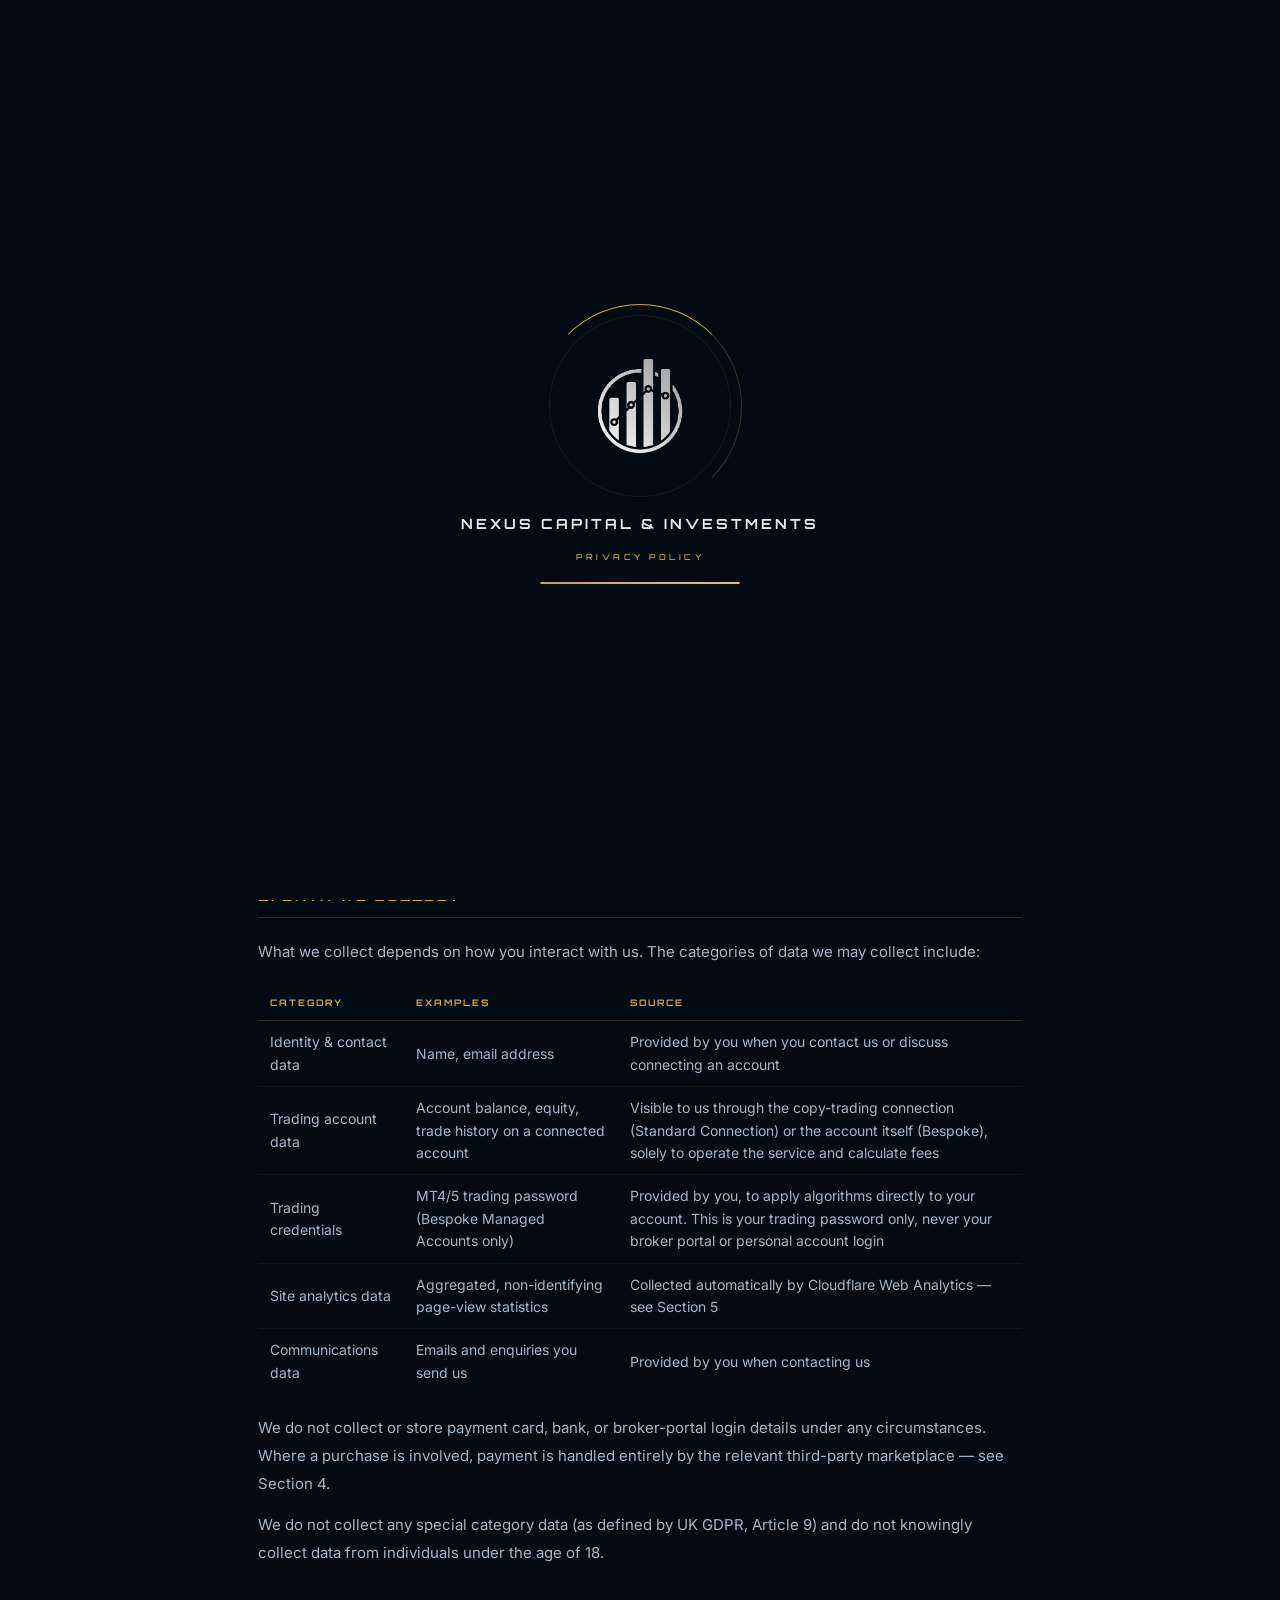
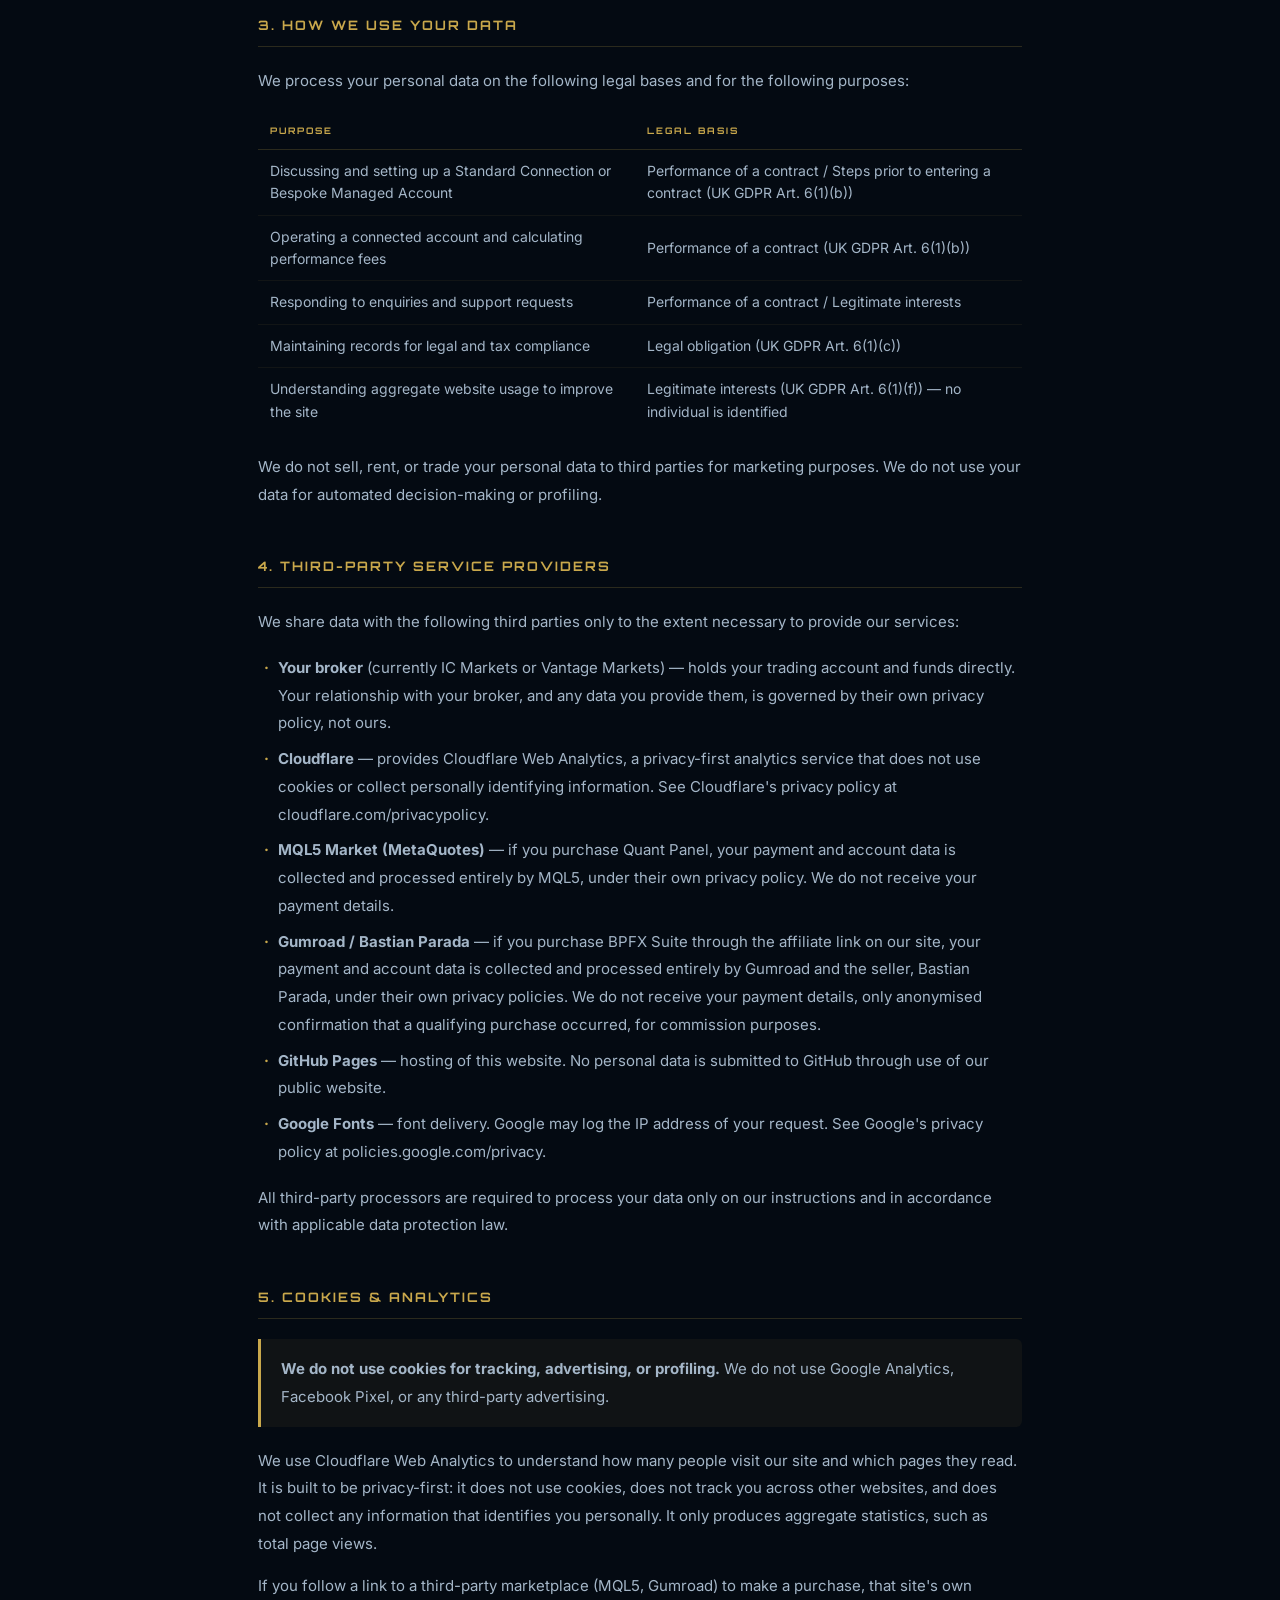
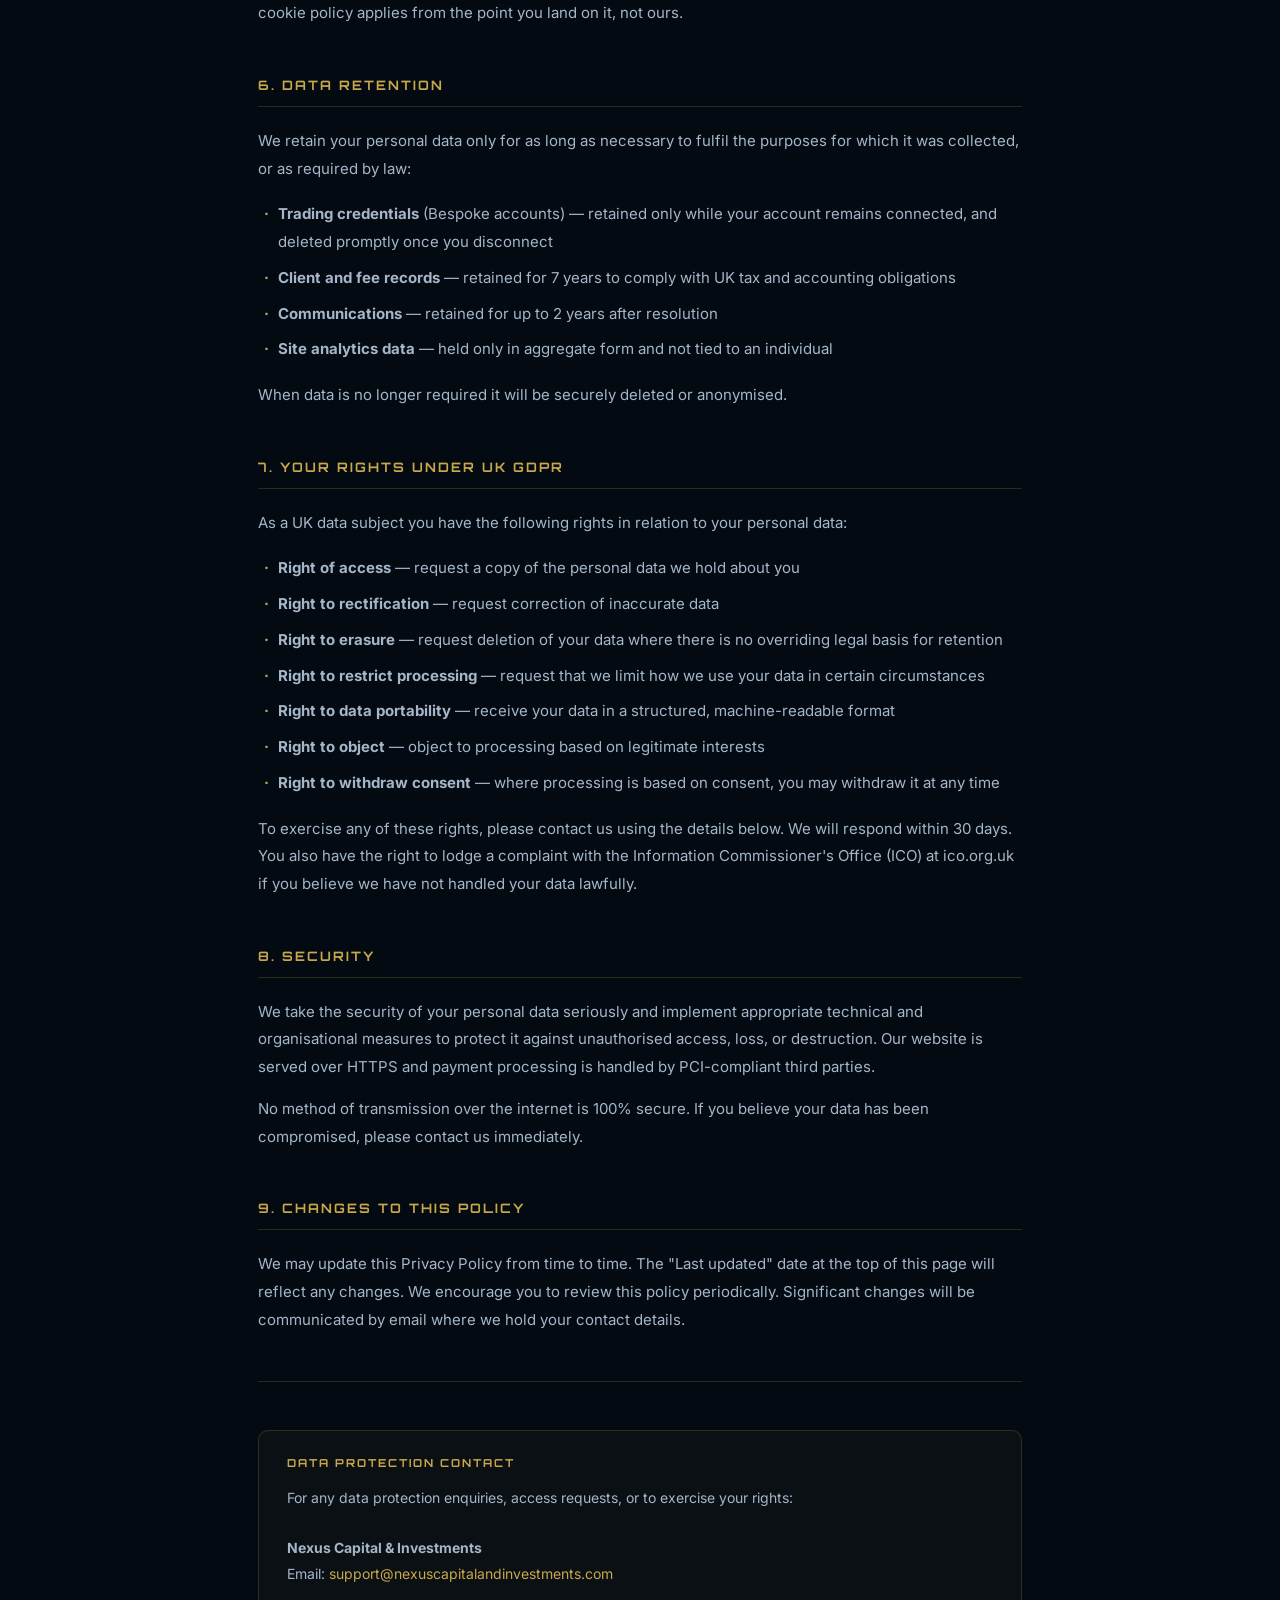
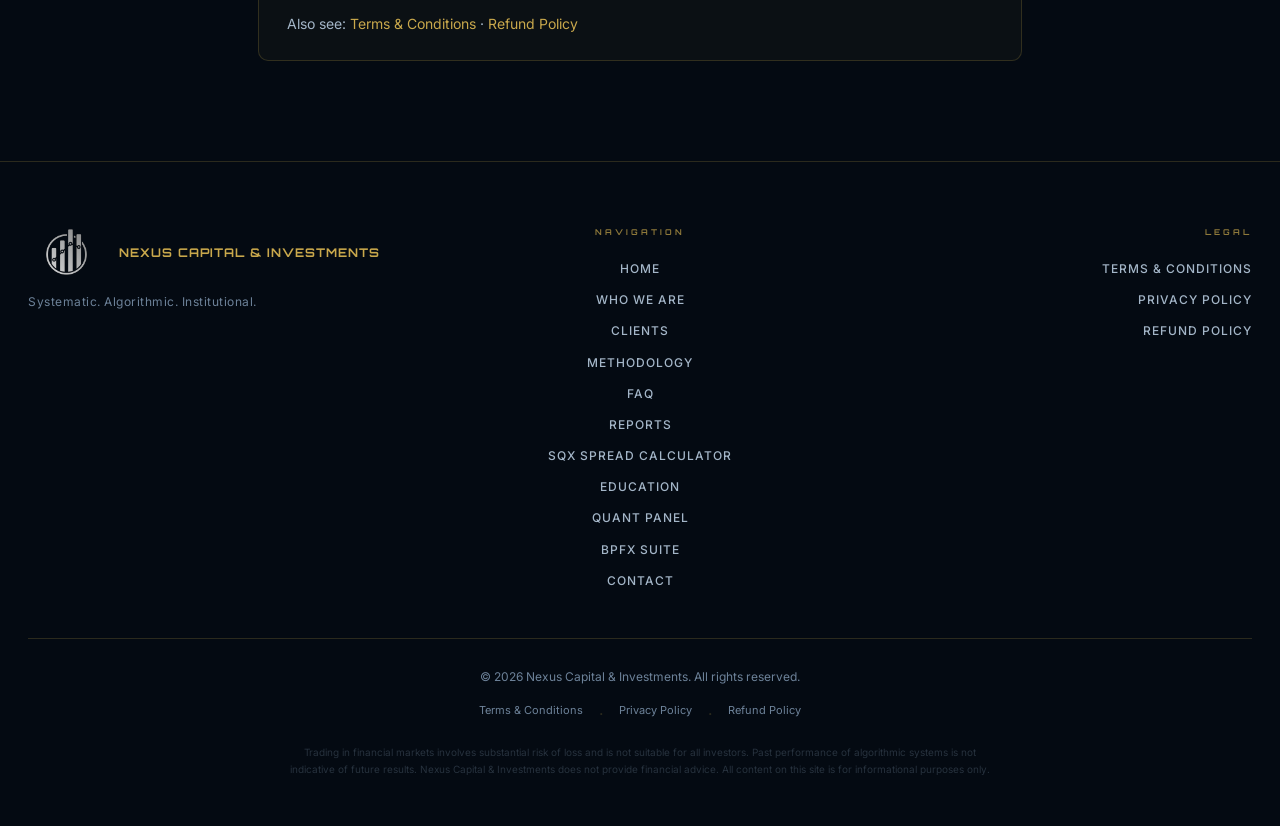
<file: legal/privacy.html>
<!DOCTYPE html>
<html lang="en">
<head>
  <meta charset="UTF-8">
  <meta name="viewport" content="width=device-width, initial-scale=1.0">
  <link rel="icon" type="image/png" sizes="512x512" href="../Logo/favicon-512.png">
  <link rel="icon" type="image/png" sizes="192x192" href="../Logo/favicon-192.png">
  <link rel="icon" type="image/png" sizes="32x32" href="../Logo/favicon-32.png">
  <link rel="apple-touch-icon" href="../Logo/apple-touch-icon.png">
  <title>Privacy Policy | Nexus Capital &amp; Investments</title>
  <meta name="description" content="Privacy Policy for Nexus Capital & Investments: how we collect, use, and protect your data across our trading services and software products.">
  <meta property="og:type" content="website">
  <meta property="og:url" content="https://nexuscapitalandinvestments.com/legal/privacy.html">
  <meta property="og:title" content="Privacy Policy | Nexus Capital &amp; Investments">
  <meta property="og:description" content="Privacy Policy for Nexus Capital & Investments: how we collect, use, and protect your data across our trading services and software products.">
  <meta property="og:image" content="https://nexuscapitalandinvestments.com/images/Main%20Images/social-preview.png">
  <meta name="twitter:card" content="summary_large_image">
  <meta name="twitter:title" content="Privacy Policy | Nexus Capital &amp; Investments">
  <meta name="twitter:description" content="Privacy Policy for Nexus Capital & Investments: how we collect, use, and protect your data across our trading services and software products.">
  <meta name="twitter:image" content="https://nexuscapitalandinvestments.com/images/Main%20Images/social-preview.png">
  <link rel="preconnect" href="https://fonts.googleapis.com">
  <link rel="preconnect" href="https://fonts.gstatic.com" crossorigin>
  <link href="https://fonts.googleapis.com/css2?family=Orbitron:wght@400;500;600;700;800;900&family=Inter:wght@300;400;500;600;700&display=swap" rel="stylesheet">
  <link rel="stylesheet" href="../assets/css/style.css">
  <style>
    .legal-hero { padding: 140px 28px 60px; text-align: center; position: relative; }
    .legal-hero-label { font-family: var(--font-head); font-size: 9px; font-weight: 700; letter-spacing: 4px; text-transform: uppercase; color: var(--gold); margin-bottom: 16px; opacity: 0.8; }
    .legal-hero-title { font-family: var(--font-head); font-size: clamp(28px, 4vw, 52px); font-weight: 900; color: var(--text); letter-spacing: -1px; margin-bottom: 16px; }
    .legal-hero-title span { color: var(--gold); }
    .legal-updated { font-size: 12px; color: var(--text-muted); letter-spacing: 0.5px; }
    .legal-content { max-width: 820px; margin: 0 auto; padding: 0 28px 100px; }
    .legal-nav { display: flex; flex-wrap: wrap; gap: 8px; margin-bottom: 48px; padding: 16px; background: rgba(201,168,76,0.04); border: 1px solid var(--gold-border); border-radius: 10px; }
    .legal-nav a { font-size: 11px; color: var(--gold); letter-spacing: 0.5px; padding: 4px 10px; border-radius: 4px; transition: background 0.2s; }
    .legal-nav a:hover { background: rgba(201,168,76,0.1); }
    .legal-section { margin-bottom: 48px; }
    .legal-section h2 { font-family: var(--font-head); font-size: 13px; font-weight: 700; letter-spacing: 2px; text-transform: uppercase; color: var(--gold); margin-bottom: 20px; padding-bottom: 10px; border-bottom: 1px solid var(--gold-border); }
    .legal-section h3 { font-size: 15px; font-weight: 600; color: var(--text); margin: 24px 0 10px; }
    .legal-section p { font-size: 15px; color: var(--silver); line-height: 1.85; margin-bottom: 14px; }
    .legal-section ul { list-style: none; margin: 0 0 14px; padding: 0; }
    .legal-section ul li { font-size: 15px; color: var(--silver); line-height: 1.85; padding: 4px 0 4px 20px; position: relative; }
    .legal-section ul li::before { content: '·'; position: absolute; left: 6px; color: var(--gold); font-weight: 700; }
    .legal-highlight { background: rgba(201,168,76,0.06); border-left: 3px solid var(--gold); border-radius: 0 6px 6px 0; padding: 16px 20px; margin: 20px 0; }
    .legal-highlight p { margin: 0; }
    .legal-divider { height: 1px; background: var(--gold-border); margin: 48px 0; }
    .legal-contact-box { background: rgba(201,168,76,0.04); border: 1px solid var(--gold-border); border-radius: 10px; padding: 24px 28px; margin-top: 40px; }
    .legal-contact-box h3 { font-family: var(--font-head); font-size: 11px; font-weight: 700; letter-spacing: 2px; text-transform: uppercase; color: var(--gold); margin-bottom: 12px; }
    .legal-contact-box p { margin: 0; font-size: 14px; color: var(--silver); line-height: 1.8; }
    .legal-contact-box a { color: var(--gold); }
    .data-table { width: 100%; border-collapse: collapse; margin: 20px 0; font-size: 14px; }
    .data-table th { font-family: var(--font-head); font-size: 9px; letter-spacing: 2px; text-transform: uppercase; color: var(--gold); text-align: left; padding: 10px 12px; border-bottom: 1px solid var(--gold-border); }
    .data-table td { color: var(--silver); padding: 10px 12px; border-bottom: 1px solid rgba(201,168,76,0.07); line-height: 1.6; }
    .data-table tr:last-child td { border-bottom: none; }
  </style>
  <!-- Cloudflare Web Analytics -->
  <script type='module' src='https://static.cloudflareinsights.com/beacon.min.js' data-cf-beacon='{"token": "42544c17fb214b56bba81ecb0739444f"}'></script>
  <!-- End Cloudflare Web Analytics -->
</head>
<body>

  <!-- ░░ SPLASH ░░ -->
  <div id="splash" class="splash">
    <div class="splash-inner">
      <div class="splash-logo-wrap">
        <div class="splash-ring"></div>
        <img src="../Logo/Nexus Capital and Investments Logo.png" alt="Nexus Capital and Investments" class="splash-logo">
      </div>
      <div class="splash-name">NEXUS CAPITAL &amp; INVESTMENTS</div>
      <div class="splash-sub">Privacy Policy</div>
      <div class="splash-bar"><div class="splash-bar-fill"></div></div>
    </div>
  </div>

  <!-- ░░ PARTICLE CANVAS ░░ -->
  <canvas id="particle-canvas"></canvas>

  <!-- ░░ NAVIGATION ░░ -->
  <nav class="navbar" id="navbar">
    <div class="nav-inner">
      <a href="../index.html" class="nav-logo">
        <img src="../Logo/Nexus Capital and Investments Logo.png" alt="Nexus Capital and Investments">
        <span class="nav-brand">Nexus<span class="nav-brand-dim"> Capital &amp; Investments</span></span>
      </a>
      <ul class="nav-links" id="nav-links">
        <li><a href="../index.html" class="nav-link">Home</a></li>
        <li class="nav-dropdown">
          <button class="nav-link nav-dropdown-btn" aria-expanded="false" aria-haspopup="true">
            About <span class="nav-dropdown-caret">▾</span>
          </button>
          <div class="nav-dropdown-menu">
            <a href="../index.html#about" class="nav-dropdown-item">
              <span class="dropdown-item-title">Who We Are</span>
              <span class="dropdown-item-sub">Founders &amp; approach</span>
            </a>
            <a href="../index.html#who-we-serve" class="nav-dropdown-item">
              <span class="dropdown-item-title">Clients</span>
              <span class="dropdown-item-sub">Who we work with</span>
            </a>
            <a href="../index.html#methodology" class="nav-dropdown-item">
              <span class="dropdown-item-title">Methodology</span>
              <span class="dropdown-item-sub">How we build and test</span>
            </a>
            <a href="../index.html#markets" class="nav-dropdown-item">
              <span class="dropdown-item-title">Markets</span>
              <span class="dropdown-item-sub">What we trade</span>
            </a>
            <a href="../index.html#algo-development" class="nav-dropdown-item">
              <span class="dropdown-item-title">Algorithms</span>
              <span class="dropdown-item-sub">In-house development</span>
            </a>
          </div>
        </li>
        <li class="nav-dropdown">
          <button class="nav-link nav-dropdown-btn" aria-expanded="false" aria-haspopup="true">
            Resources <span class="nav-dropdown-caret">▾</span>
          </button>
          <div class="nav-dropdown-menu">
            <a href="../index.html#faq" class="nav-dropdown-item">
              <span class="dropdown-item-title">FAQ</span>
              <span class="dropdown-item-sub">Common questions, answered</span>
            </a>
            <a href="../reports.html" class="nav-dropdown-item">
              <span class="dropdown-item-title">Strategy Reports</span>
              <span class="dropdown-item-sub">Sample algorithm performance</span>
            </a>
            <a href="../sqx-spread-calculator.html" class="nav-dropdown-item">
              <span class="dropdown-item-title">SQX Spread Calculator</span>
              <span class="dropdown-item-sub">Free StrategyQuant tool</span>
            </a>
            <a href="../education.html" class="nav-dropdown-item">
              <span class="dropdown-item-title">Education</span>
              <span class="dropdown-item-sub coming-soon">Coming Soon</span>
            </a>
          </div>
        </li>
        <li class="nav-dropdown">
          <button class="nav-link nav-dropdown-btn" aria-expanded="false" aria-haspopup="true">
            Products <span class="nav-dropdown-caret">▾</span>
          </button>
          <div class="nav-dropdown-menu">
            <a href="../products/quant-panel.html" class="nav-dropdown-item">
              <span class="dropdown-item-title">Quant Panel</span>
              <span class="dropdown-item-sub">MT5 portfolio dashboard</span>
            </a>
            <a href="../products/bpfx-suite.html" class="nav-dropdown-item">
              <span class="dropdown-item-title">BPFX Suite</span>
              <span class="dropdown-item-sub">Recommended partner tool</span>
            </a>
          </div>
        </li>
        <li><a href="../index.html#contact" class="nav-link">Contact</a></li>
      </ul>
      <button class="nav-burger" id="nav-burger" aria-label="Open menu">
        <span></span><span></span><span></span>
      </button>
    </div>
  </nav>

  <main>

    <section class="legal-hero">
      <div class="legal-hero-label">Legal</div>
      <h1 class="legal-hero-title">Privacy <span>Policy</span></h1>
      <p class="legal-updated">Last updated: 1 September 2026</p>
    </section>

    <div class="legal-content">

      <nav class="legal-nav" aria-label="Jump to section">
        <a href="#who-we-are">Who We Are</a>
        <a href="#what-we-collect">Data We Collect</a>
        <a href="#how-we-use">How We Use It</a>
        <a href="#third-parties">Third Parties</a>
        <a href="#cookies">Cookies</a>
        <a href="#retention">Retention</a>
        <a href="#your-rights">Your Rights</a>
        <a href="#security">Security</a>
        <a href="#contact">Contact</a>
      </nav>

      <!-- Intro -->
      <div class="legal-section">
        <p>Nexus Capital &amp; Investments ("we", "us", "our") is committed to protecting your personal data. This Privacy Policy explains what personal data we collect, why we collect it, how we use it, and your rights in relation to it.</p>
        <p>This policy applies to visitors to our website, prospective and existing trading clients, and purchasers of software products we develop or recommend. We comply with the UK General Data Protection Regulation (UK GDPR) and the Data Protection Act 2018.</p>
      </div>

      <!-- 1. Who we are -->
      <div class="legal-section" id="who-we-are">
        <h2>1. Who We Are</h2>
        <p><strong>Data Controller:</strong> Nexus Capital &amp; Investments</p>
        <p>For data protection enquiries please use the contact details at the bottom of this page.</p>
      </div>

      <!-- 2. What we collect -->
      <div class="legal-section" id="what-we-collect">
        <h2>2. Data We Collect</h2>
        <p>What we collect depends on how you interact with us. The categories of data we may collect include:</p>
        <table class="data-table">
          <thead>
            <tr>
              <th>Category</th>
              <th>Examples</th>
              <th>Source</th>
            </tr>
          </thead>
          <tbody>
            <tr>
              <td>Identity &amp; contact data</td>
              <td>Name, email address</td>
              <td>Provided by you when you contact us or discuss connecting an account</td>
            </tr>
            <tr>
              <td>Trading account data</td>
              <td>Account balance, equity, trade history on a connected account</td>
              <td>Visible to us through the copy-trading connection (Standard Connection) or the account itself (Bespoke), solely to operate the service and calculate fees</td>
            </tr>
            <tr>
              <td>Trading credentials</td>
              <td>MT4/5 trading password (Bespoke Managed Accounts only)</td>
              <td>Provided by you, to apply algorithms directly to your account. This is your trading password only, never your broker portal or personal account login</td>
            </tr>
            <tr>
              <td>Site analytics data</td>
              <td>Aggregated, non-identifying page-view statistics</td>
              <td>Collected automatically by Cloudflare Web Analytics — see Section 5</td>
            </tr>
            <tr>
              <td>Communications data</td>
              <td>Emails and enquiries you send us</td>
              <td>Provided by you when contacting us</td>
            </tr>
          </tbody>
        </table>
        <p>We do not collect or store payment card, bank, or broker-portal login details under any circumstances. Where a purchase is involved, payment is handled entirely by the relevant third-party marketplace — see Section 4.</p>
        <p>We do not collect any special category data (as defined by UK GDPR, Article 9) and do not knowingly collect data from individuals under the age of 18.</p>
      </div>

      <!-- 3. How we use it -->
      <div class="legal-section" id="how-we-use">
        <h2>3. How We Use Your Data</h2>
        <p>We process your personal data on the following legal bases and for the following purposes:</p>
        <table class="data-table">
          <thead>
            <tr>
              <th>Purpose</th>
              <th>Legal Basis</th>
            </tr>
          </thead>
          <tbody>
            <tr>
              <td>Discussing and setting up a Standard Connection or Bespoke Managed Account</td>
              <td>Performance of a contract / Steps prior to entering a contract (UK GDPR Art. 6(1)(b))</td>
            </tr>
            <tr>
              <td>Operating a connected account and calculating performance fees</td>
              <td>Performance of a contract (UK GDPR Art. 6(1)(b))</td>
            </tr>
            <tr>
              <td>Responding to enquiries and support requests</td>
              <td>Performance of a contract / Legitimate interests</td>
            </tr>
            <tr>
              <td>Maintaining records for legal and tax compliance</td>
              <td>Legal obligation (UK GDPR Art. 6(1)(c))</td>
            </tr>
            <tr>
              <td>Understanding aggregate website usage to improve the site</td>
              <td>Legitimate interests (UK GDPR Art. 6(1)(f)) — no individual is identified</td>
            </tr>
          </tbody>
        </table>
        <p>We do not sell, rent, or trade your personal data to third parties for marketing purposes. We do not use your data for automated decision-making or profiling.</p>
      </div>

      <!-- 4. Third Parties -->
      <div class="legal-section" id="third-parties">
        <h2>4. Third-Party Service Providers</h2>
        <p>We share data with the following third parties only to the extent necessary to provide our services:</p>
        <ul>
          <li><strong>Your broker</strong> (currently IC Markets or Vantage Markets) — holds your trading account and funds directly. Your relationship with your broker, and any data you provide them, is governed by their own privacy policy, not ours.</li>
          <li><strong>Cloudflare</strong> — provides Cloudflare Web Analytics, a privacy-first analytics service that does not use cookies or collect personally identifying information. See Cloudflare's privacy policy at <a href="https://www.cloudflare.com/privacypolicy/" target="_blank" rel="noopener">cloudflare.com/privacypolicy</a>.</li>
          <li><strong>MQL5 Market (MetaQuotes)</strong> — if you purchase Quant Panel, your payment and account data is collected and processed entirely by MQL5, under their own privacy policy. We do not receive your payment details.</li>
          <li><strong>Gumroad / Bastian Parada</strong> — if you purchase BPFX Suite through the affiliate link on our site, your payment and account data is collected and processed entirely by Gumroad and the seller, Bastian Parada, under their own privacy policies. We do not receive your payment details, only anonymised confirmation that a qualifying purchase occurred, for commission purposes.</li>
          <li><strong>GitHub Pages</strong> — hosting of this website. No personal data is submitted to GitHub through use of our public website.</li>
          <li><strong>Google Fonts</strong> — font delivery. Google may log the IP address of your request. See Google's privacy policy at <a href="https://policies.google.com/privacy" target="_blank" rel="noopener">policies.google.com/privacy</a>.</li>
        </ul>
        <p>All third-party processors are required to process your data only on our instructions and in accordance with applicable data protection law.</p>
      </div>

      <!-- 5. Cookies -->
      <div class="legal-section" id="cookies">
        <h2>5. Cookies &amp; Analytics</h2>
        <div class="legal-highlight">
          <p><strong>We do not use cookies for tracking, advertising, or profiling.</strong> We do not use Google Analytics, Facebook Pixel, or any third-party advertising.</p>
        </div>
        <p>We use Cloudflare Web Analytics to understand how many people visit our site and which pages they read. It is built to be privacy-first: it does not use cookies, does not track you across other websites, and does not collect any information that identifies you personally. It only produces aggregate statistics, such as total page views.</p>
        <p>If you follow a link to a third-party marketplace (MQL5, Gumroad) to make a purchase, that site's own cookie policy applies from the point you land on it, not ours.</p>
      </div>

      <!-- 6. Retention -->
      <div class="legal-section" id="retention">
        <h2>6. Data Retention</h2>
        <p>We retain your personal data only for as long as necessary to fulfil the purposes for which it was collected, or as required by law:</p>
        <ul>
          <li><strong>Trading credentials</strong> (Bespoke accounts) — retained only while your account remains connected, and deleted promptly once you disconnect</li>
          <li><strong>Client and fee records</strong> — retained for 7 years to comply with UK tax and accounting obligations</li>
          <li><strong>Communications</strong> — retained for up to 2 years after resolution</li>
          <li><strong>Site analytics data</strong> — held only in aggregate form and not tied to an individual</li>
        </ul>
        <p>When data is no longer required it will be securely deleted or anonymised.</p>
      </div>

      <!-- 7. Your Rights -->
      <div class="legal-section" id="your-rights">
        <h2>7. Your Rights Under UK GDPR</h2>
        <p>As a UK data subject you have the following rights in relation to your personal data:</p>
        <ul>
          <li><strong>Right of access</strong> — request a copy of the personal data we hold about you</li>
          <li><strong>Right to rectification</strong> — request correction of inaccurate data</li>
          <li><strong>Right to erasure</strong> — request deletion of your data where there is no overriding legal basis for retention</li>
          <li><strong>Right to restrict processing</strong> — request that we limit how we use your data in certain circumstances</li>
          <li><strong>Right to data portability</strong> — receive your data in a structured, machine-readable format</li>
          <li><strong>Right to object</strong> — object to processing based on legitimate interests</li>
          <li><strong>Right to withdraw consent</strong> — where processing is based on consent, you may withdraw it at any time</li>
        </ul>
        <p>To exercise any of these rights, please contact us using the details below. We will respond within 30 days. You also have the right to lodge a complaint with the Information Commissioner's Office (ICO) at <a href="https://ico.org.uk" target="_blank" rel="noopener">ico.org.uk</a> if you believe we have not handled your data lawfully.</p>
      </div>

      <!-- 8. Security -->
      <div class="legal-section" id="security">
        <h2>8. Security</h2>
        <p>We take the security of your personal data seriously and implement appropriate technical and organisational measures to protect it against unauthorised access, loss, or destruction. Our website is served over HTTPS and payment processing is handled by PCI-compliant third parties.</p>
        <p>No method of transmission over the internet is 100% secure. If you believe your data has been compromised, please contact us immediately.</p>
      </div>

      <!-- 9. Changes -->
      <div class="legal-section">
        <h2>9. Changes to This Policy</h2>
        <p>We may update this Privacy Policy from time to time. The "Last updated" date at the top of this page will reflect any changes. We encourage you to review this policy periodically. Significant changes will be communicated by email where we hold your contact details.</p>
      </div>

      <div class="legal-divider"></div>

      <div class="legal-contact-box" id="contact">
        <h3>Data Protection Contact</h3>
        <p>
          For any data protection enquiries, access requests, or to exercise your rights:<br><br>
          <strong>Nexus Capital &amp; Investments</strong><br>
          Email: <a href="mailto:support@nexuscapitalandinvestments.com">support@nexuscapitalandinvestments.com</a><br><br>
          Also see: <a href="terms.html">Terms &amp; Conditions</a> · <a href="refund-policy.html">Refund Policy</a>
        </p>
      </div>

    </div>
  </main>

  <!-- ░░ FOOTER ░░ -->
  <footer class="nci-footer">
    <div class="footer-inner">
      <div class="footer-top">
        <div class="footer-brand">
          <div class="footer-brand-row">
            <img src="../Logo/Nexus Capital and Investments Logo.png" alt="Nexus Capital and Investments" class="footer-logo">
            <div class="footer-brand-name">Nexus Capital &amp; Investments</div>
          </div>
          <p class="footer-tagline">Systematic. Algorithmic. Institutional.</p>
        </div>
        <div class="footer-nav-col">
          <div class="footer-nav-title">Navigation</div>
          <div class="footer-nav-links">
            <a href="../index.html">Home</a>
            <a href="../index.html#about">Who We Are</a>
            <a href="../index.html#who-we-serve">Clients</a>
            <a href="../index.html#methodology">Methodology</a>
            <a href="../index.html#faq">FAQ</a>
            <a href="../reports.html">Reports</a>
            <a href="../sqx-spread-calculator.html">SQX Spread Calculator</a>
            <a href="../education.html">Education</a>
            <a href="../products/quant-panel.html">Quant Panel</a>
            <a href="../products/bpfx-suite.html">BPFX Suite</a>
            <a href="../index.html#contact">Contact</a>
          </div>
        </div>
        <div class="footer-legal">
          <div class="footer-legal-title">Legal</div>
          <div class="footer-nav-links">
            <a href="terms.html">Terms &amp; Conditions</a>
            <a href="privacy.html">Privacy Policy</a>
            <a href="refund-policy.html">Refund Policy</a>
          </div>
        </div>
      </div>
      <div class="footer-bottom">
        <p>© 2026 Nexus Capital &amp; Investments. All rights reserved.</p>
        <div style="display:flex;gap:16px;flex-wrap:wrap;justify-content:center;margin:8px 0;">
          <a href="terms.html" style="font-size:11px;color:var(--text-muted);">Terms &amp; Conditions</a>
          <span style="color:var(--gold-border);">·</span>
          <a href="privacy.html" style="font-size:11px;color:var(--text-muted);">Privacy Policy</a>
          <span style="color:var(--gold-border);">·</span>
          <a href="refund-policy.html" style="font-size:11px;color:var(--text-muted);">Refund Policy</a>
        </div>
        <p class="footer-risk">Trading in financial markets involves substantial risk of loss and is not suitable for all investors. Past performance of algorithmic systems is not indicative of future results. Nexus Capital &amp; Investments does not provide financial advice. All content on this site is for informational purposes only.</p>
      </div>
    </div>
  </footer>

  <script src="../assets/js/main.js"></script>
</body>
</html>
</file>
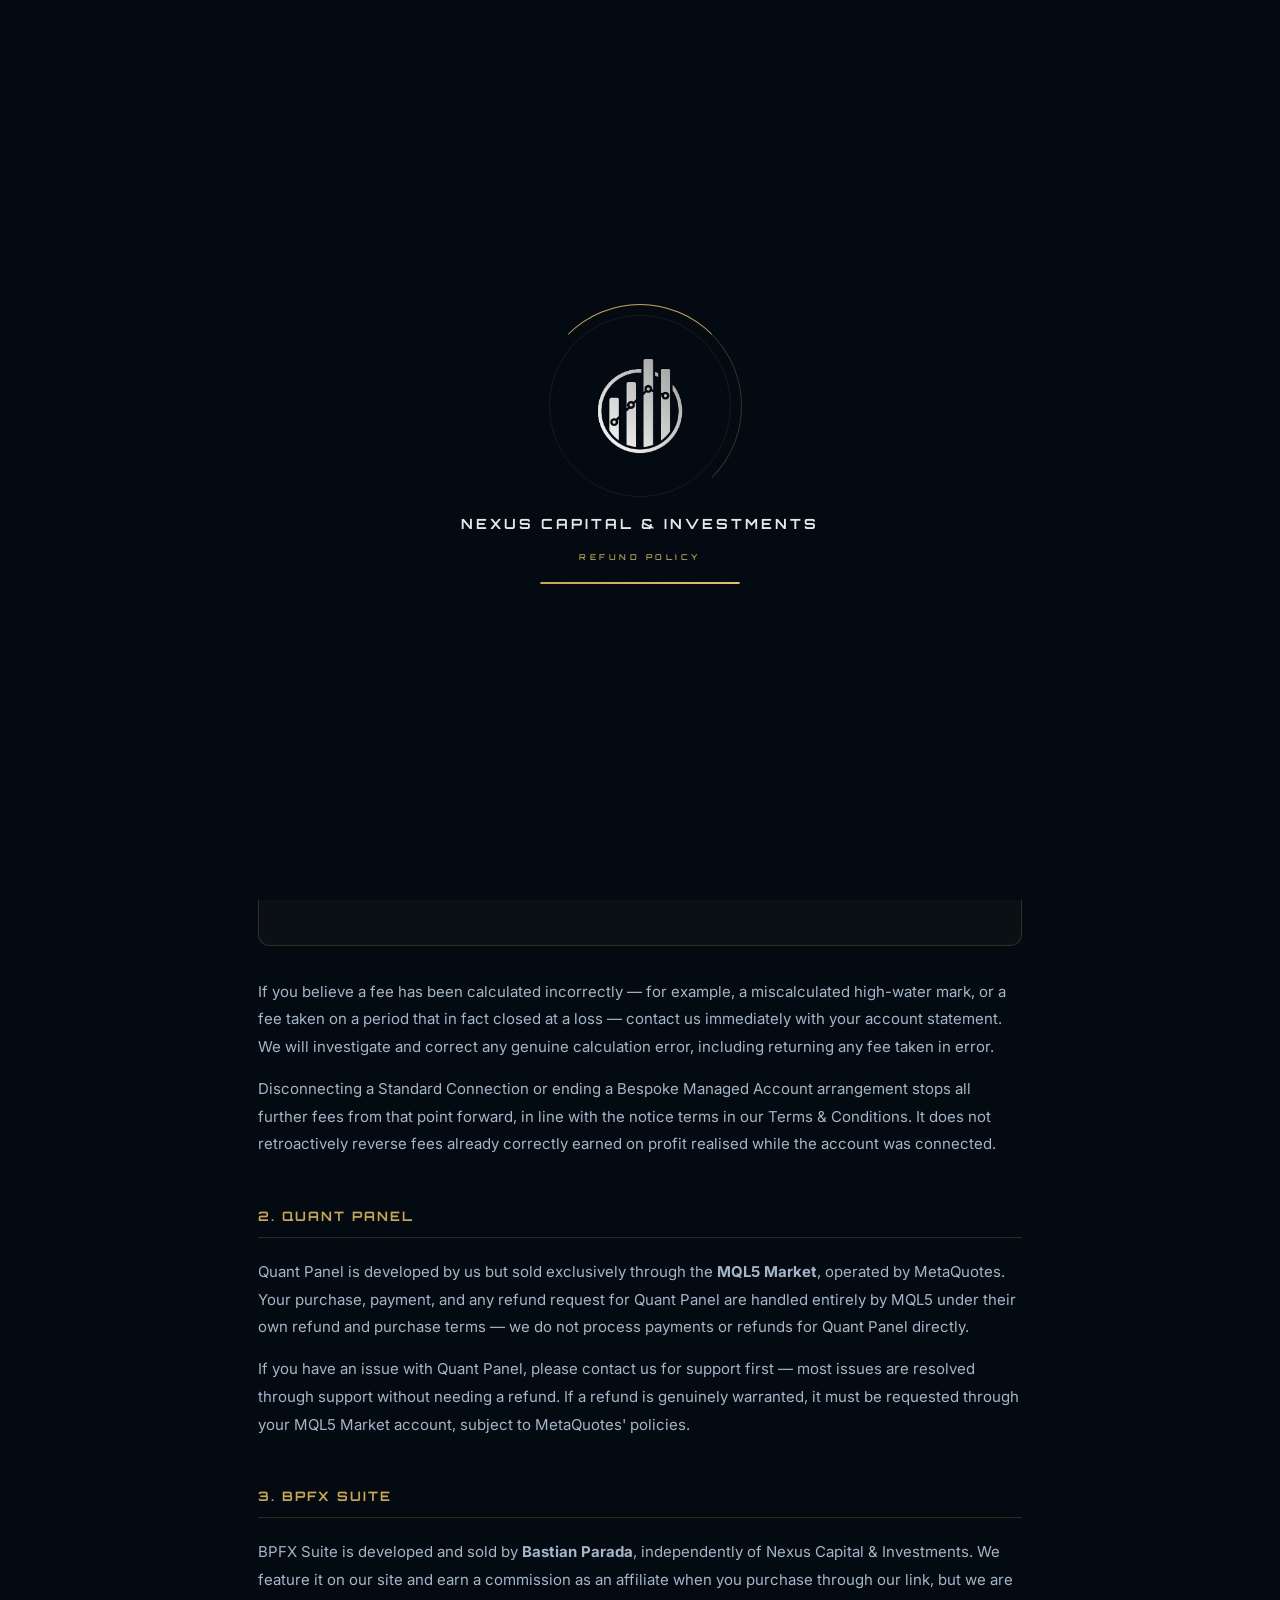
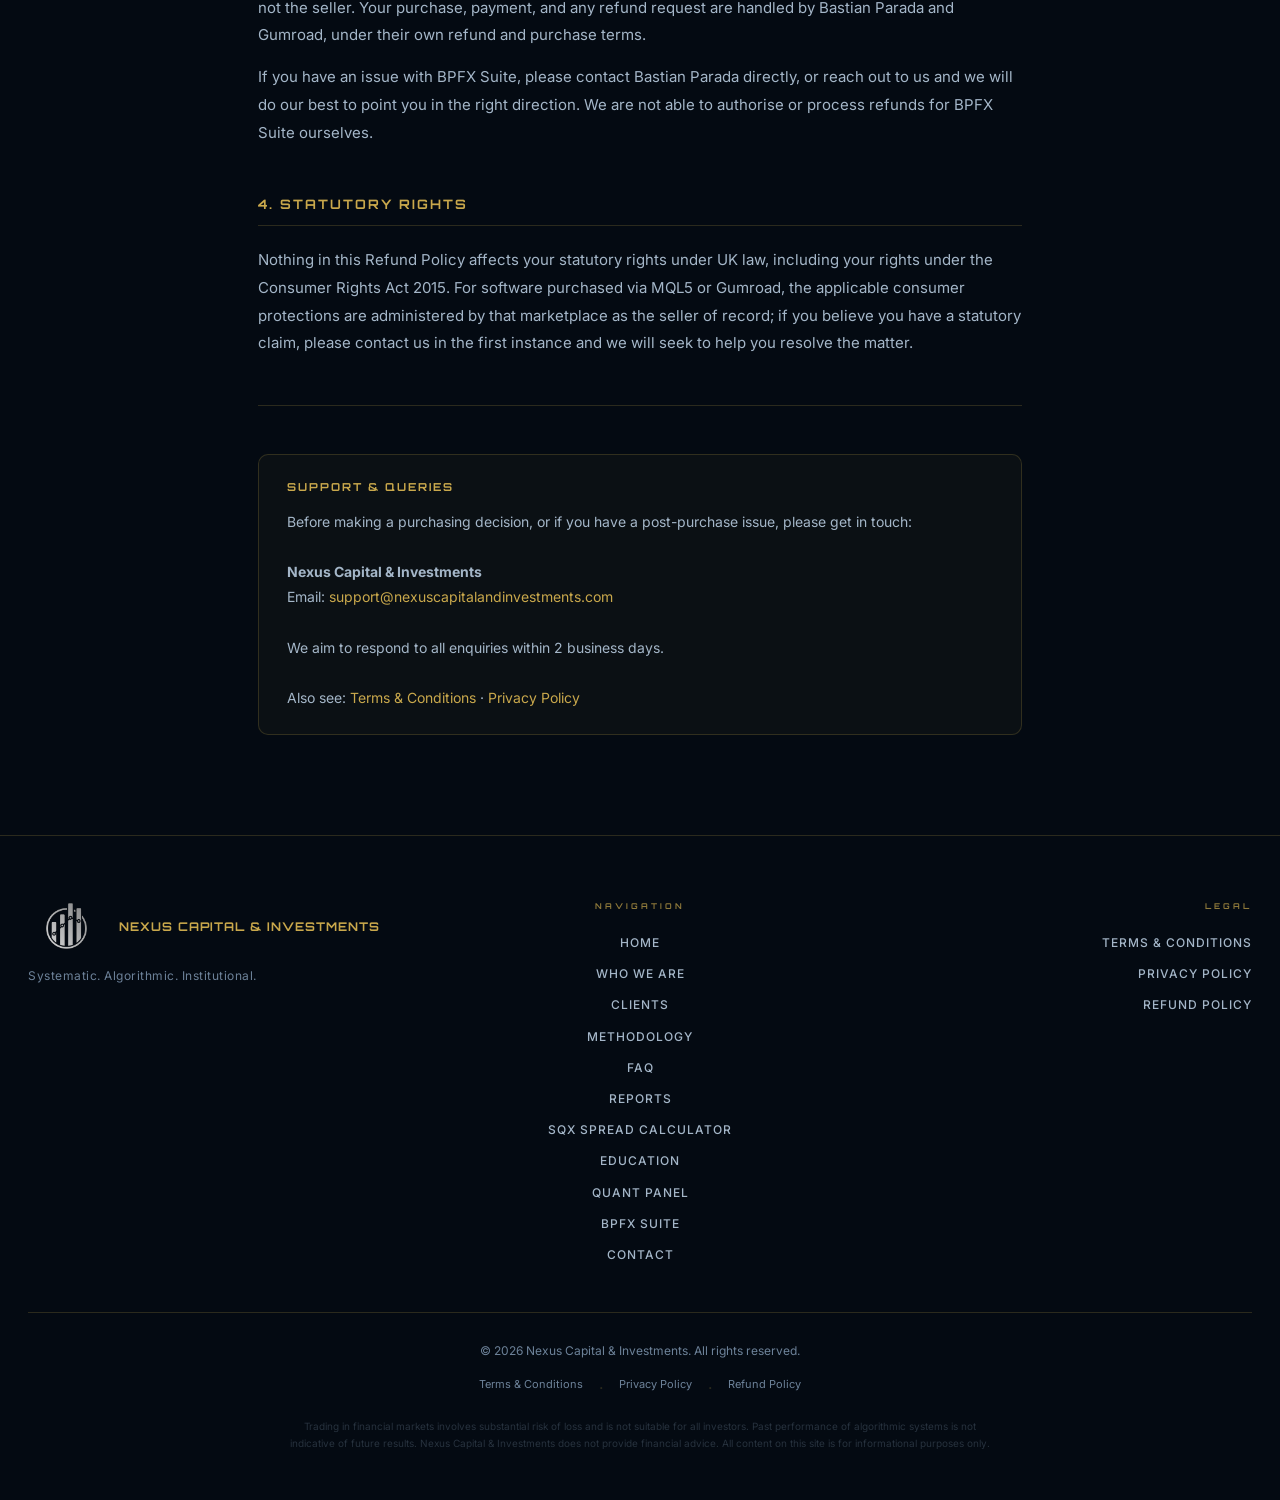
<file: legal/refund-policy.html>
<!DOCTYPE html>
<html lang="en">
<head>
  <meta charset="UTF-8">
  <meta name="viewport" content="width=device-width, initial-scale=1.0">
  <link rel="icon" type="image/png" sizes="512x512" href="../Logo/favicon-512.png">
  <link rel="icon" type="image/png" sizes="192x192" href="../Logo/favicon-192.png">
  <link rel="icon" type="image/png" sizes="32x32" href="../Logo/favicon-32.png">
  <link rel="apple-touch-icon" href="../Logo/apple-touch-icon.png">
  <title>Refund Policy | Nexus Capital &amp; Investments</title>
  <meta name="description" content="Refund Policy for Nexus Capital & Investments: how refunds work for our performance fees and for the third-party software we sell or recommend.">
  <meta property="og:type" content="website">
  <meta property="og:url" content="https://nexuscapitalandinvestments.com/legal/refund-policy.html">
  <meta property="og:title" content="Refund Policy | Nexus Capital &amp; Investments">
  <meta property="og:description" content="Refund Policy for Nexus Capital & Investments: how refunds work for our performance fees and for the third-party software we sell or recommend.">
  <meta property="og:image" content="https://nexuscapitalandinvestments.com/images/Main%20Images/social-preview.png">
  <meta name="twitter:card" content="summary_large_image">
  <meta name="twitter:title" content="Refund Policy | Nexus Capital &amp; Investments">
  <meta name="twitter:description" content="Refund Policy for Nexus Capital & Investments: how refunds work for our performance fees and for the third-party software we sell or recommend.">
  <meta name="twitter:image" content="https://nexuscapitalandinvestments.com/images/Main%20Images/social-preview.png">
  <link rel="preconnect" href="https://fonts.googleapis.com">
  <link rel="preconnect" href="https://fonts.gstatic.com" crossorigin>
  <link href="https://fonts.googleapis.com/css2?family=Orbitron:wght@400;500;600;700;800;900&family=Inter:wght@300;400;500;600;700&display=swap" rel="stylesheet">
  <link rel="stylesheet" href="../assets/css/style.css">
  <style>
    .legal-hero { padding: 140px 28px 60px; text-align: center; position: relative; }
    .legal-hero-label { font-family: var(--font-head); font-size: 9px; font-weight: 700; letter-spacing: 4px; text-transform: uppercase; color: var(--gold); margin-bottom: 16px; opacity: 0.8; }
    .legal-hero-title { font-family: var(--font-head); font-size: clamp(28px, 4vw, 52px); font-weight: 900; color: var(--text); letter-spacing: -1px; margin-bottom: 16px; }
    .legal-hero-title span { color: var(--gold); }
    .legal-updated { font-size: 12px; color: var(--text-muted); letter-spacing: 0.5px; }
    .legal-content { max-width: 820px; margin: 0 auto; padding: 0 28px 100px; }
    .legal-section { margin-bottom: 48px; }
    .legal-section h2 { font-family: var(--font-head); font-size: 13px; font-weight: 700; letter-spacing: 2px; text-transform: uppercase; color: var(--gold); margin-bottom: 20px; padding-bottom: 10px; border-bottom: 1px solid var(--gold-border); }
    .legal-section h3 { font-size: 16px; font-weight: 600; color: var(--text); margin: 28px 0 12px; }
    .legal-section p { font-size: 15px; color: var(--silver); line-height: 1.85; margin-bottom: 14px; }
    .legal-section ul { list-style: none; margin: 0 0 14px; padding: 0; }
    .legal-section ul li { font-size: 15px; color: var(--silver); line-height: 1.85; padding: 4px 0 4px 20px; position: relative; }
    .legal-section ul li::before { content: '·'; position: absolute; left: 6px; color: var(--gold); font-weight: 700; }
    .legal-highlight { background: rgba(201,168,76,0.06); border-left: 3px solid var(--gold); border-radius: 0 6px 6px 0; padding: 16px 20px; margin: 20px 0; }
    .legal-highlight p { margin: 0; }
    .legal-alert { background: rgba(239,68,68,0.06); border-left: 3px solid rgba(239,68,68,0.6); border-radius: 0 6px 6px 0; padding: 16px 20px; margin: 20px 0; }
    .legal-alert p { margin: 0; color: var(--silver); }
    .legal-divider { height: 1px; background: var(--gold-border); margin: 48px 0; }
    .legal-contact-box { background: rgba(201,168,76,0.04); border: 1px solid var(--gold-border); border-radius: 10px; padding: 24px 28px; margin-top: 40px; }
    .legal-contact-box h3 { font-family: var(--font-head); font-size: 11px; font-weight: 700; letter-spacing: 2px; text-transform: uppercase; color: var(--gold); margin-bottom: 12px; }
    .legal-contact-box p { margin: 0; font-size: 14px; color: var(--silver); line-height: 1.8; }
    .legal-contact-box a { color: var(--gold); }
    .policy-card {
      background: rgba(201,168,76,0.04); border: 1px solid var(--gold-border);
      border-radius: 12px; padding: 32px 36px; margin: 32px 0;
      text-align: center;
    }
    .policy-card-icon { font-size: 36px; margin-bottom: 16px; }
    .policy-card-title { font-family: var(--font-head); font-size: 14px; font-weight: 800; letter-spacing: 2px; text-transform: uppercase; color: var(--gold); margin-bottom: 12px; }
    .policy-card-text { font-size: 15px; color: var(--silver); line-height: 1.75; max-width: 520px; margin: 0 auto; }
  </style>
  <!-- Cloudflare Web Analytics -->
  <script type='module' src='https://static.cloudflareinsights.com/beacon.min.js' data-cf-beacon='{"token": "42544c17fb214b56bba81ecb0739444f"}'></script>
  <!-- End Cloudflare Web Analytics -->
</head>
<body>

  <!-- ░░ SPLASH ░░ -->
  <div id="splash" class="splash">
    <div class="splash-inner">
      <div class="splash-logo-wrap">
        <div class="splash-ring"></div>
        <img src="../Logo/Nexus Capital and Investments Logo.png" alt="Nexus Capital and Investments" class="splash-logo">
      </div>
      <div class="splash-name">NEXUS CAPITAL &amp; INVESTMENTS</div>
      <div class="splash-sub">Refund Policy</div>
      <div class="splash-bar"><div class="splash-bar-fill"></div></div>
    </div>
  </div>

  <!-- ░░ PARTICLE CANVAS ░░ -->
  <canvas id="particle-canvas"></canvas>

  <!-- ░░ NAVIGATION ░░ -->
  <nav class="navbar" id="navbar">
    <div class="nav-inner">
      <a href="../index.html" class="nav-logo">
        <img src="../Logo/Nexus Capital and Investments Logo.png" alt="Nexus Capital and Investments">
        <span class="nav-brand">Nexus<span class="nav-brand-dim"> Capital &amp; Investments</span></span>
      </a>
      <ul class="nav-links" id="nav-links">
        <li><a href="../index.html" class="nav-link">Home</a></li>
        <li class="nav-dropdown">
          <button class="nav-link nav-dropdown-btn" aria-expanded="false" aria-haspopup="true">
            About <span class="nav-dropdown-caret">▾</span>
          </button>
          <div class="nav-dropdown-menu">
            <a href="../index.html#about" class="nav-dropdown-item">
              <span class="dropdown-item-title">Who We Are</span>
              <span class="dropdown-item-sub">Founders &amp; approach</span>
            </a>
            <a href="../index.html#who-we-serve" class="nav-dropdown-item">
              <span class="dropdown-item-title">Clients</span>
              <span class="dropdown-item-sub">Who we work with</span>
            </a>
            <a href="../index.html#methodology" class="nav-dropdown-item">
              <span class="dropdown-item-title">Methodology</span>
              <span class="dropdown-item-sub">How we build and test</span>
            </a>
            <a href="../index.html#markets" class="nav-dropdown-item">
              <span class="dropdown-item-title">Markets</span>
              <span class="dropdown-item-sub">What we trade</span>
            </a>
            <a href="../index.html#algo-development" class="nav-dropdown-item">
              <span class="dropdown-item-title">Algorithms</span>
              <span class="dropdown-item-sub">In-house development</span>
            </a>
          </div>
        </li>
        <li class="nav-dropdown">
          <button class="nav-link nav-dropdown-btn" aria-expanded="false" aria-haspopup="true">
            Resources <span class="nav-dropdown-caret">▾</span>
          </button>
          <div class="nav-dropdown-menu">
            <a href="../index.html#faq" class="nav-dropdown-item">
              <span class="dropdown-item-title">FAQ</span>
              <span class="dropdown-item-sub">Common questions, answered</span>
            </a>
            <a href="../reports.html" class="nav-dropdown-item">
              <span class="dropdown-item-title">Strategy Reports</span>
              <span class="dropdown-item-sub">Sample algorithm performance</span>
            </a>
            <a href="../sqx-spread-calculator.html" class="nav-dropdown-item">
              <span class="dropdown-item-title">SQX Spread Calculator</span>
              <span class="dropdown-item-sub">Free StrategyQuant tool</span>
            </a>
            <a href="../education.html" class="nav-dropdown-item">
              <span class="dropdown-item-title">Education</span>
              <span class="dropdown-item-sub coming-soon">Coming Soon</span>
            </a>
          </div>
        </li>
        <li class="nav-dropdown">
          <button class="nav-link nav-dropdown-btn" aria-expanded="false" aria-haspopup="true">
            Products <span class="nav-dropdown-caret">▾</span>
          </button>
          <div class="nav-dropdown-menu">
            <a href="../products/quant-panel.html" class="nav-dropdown-item">
              <span class="dropdown-item-title">Quant Panel</span>
              <span class="dropdown-item-sub">MT5 portfolio dashboard</span>
            </a>
            <a href="../products/bpfx-suite.html" class="nav-dropdown-item">
              <span class="dropdown-item-title">BPFX Suite</span>
              <span class="dropdown-item-sub">Recommended partner tool</span>
            </a>
          </div>
        </li>
        <li><a href="../index.html#contact" class="nav-link">Contact</a></li>
      </ul>
      <button class="nav-burger" id="nav-burger" aria-label="Open menu">
        <span></span><span></span><span></span>
      </button>
    </div>
  </nav>

  <main>

    <section class="legal-hero">
      <div class="legal-hero-label">Legal</div>
      <h1 class="legal-hero-title">Refund <span>Policy</span></h1>
      <p class="legal-updated">Last updated: 1 September 2026</p>
    </section>

    <div class="legal-content">

      <div class="legal-section">
        <p>Nexus Capital &amp; Investments provides two distinct types of service — trading account management (Standard Connection and Bespoke Managed Accounts) charged as a performance fee, and software products that are sold by third-party marketplaces. Refunds work differently for each, so this policy is split accordingly.</p>
      </div>

      <!-- 1. Performance fees -->
      <div class="legal-section">
        <h2>1. Performance Fees (Standard Connection &amp; Bespoke Managed Accounts)</h2>
        <div class="policy-card">
          <div class="policy-card-icon">📈</div>
          <div class="policy-card-title">Fees Are Earned, Not Charged Upfront</div>
          <p class="policy-card-text">We only take a performance fee on realised trading profit, at a new high-water mark on your account. We never take a fee upfront, and we never take a fee on a loss-making period. Because a fee is only ever taken once profit has actually been realised on your account, there is no "refund" mechanism in the traditional sense — there is nothing pre-paid to return.</p>
        </div>
        <p>If you believe a fee has been calculated incorrectly — for example, a miscalculated high-water mark, or a fee taken on a period that in fact closed at a loss — contact us immediately with your account statement. We will investigate and correct any genuine calculation error, including returning any fee taken in error.</p>
        <p>Disconnecting a Standard Connection or ending a Bespoke Managed Account arrangement stops all further fees from that point forward, in line with the notice terms in our <a href="terms.html">Terms &amp; Conditions</a>. It does not retroactively reverse fees already correctly earned on profit realised while the account was connected.</p>
      </div>

      <!-- 2. Quant Panel -->
      <div class="legal-section">
        <h2>2. Quant Panel</h2>
        <p>Quant Panel is developed by us but sold exclusively through the <strong>MQL5 Market</strong>, operated by MetaQuotes. Your purchase, payment, and any refund request for Quant Panel are handled entirely by MQL5 under their own refund and purchase terms — we do not process payments or refunds for Quant Panel directly.</p>
        <p>If you have an issue with Quant Panel, please contact us for support first — most issues are resolved through support without needing a refund. If a refund is genuinely warranted, it must be requested through your MQL5 Market account, subject to MetaQuotes' policies.</p>
      </div>

      <!-- 3. BPFX Suite -->
      <div class="legal-section">
        <h2>3. BPFX Suite</h2>
        <p>BPFX Suite is developed and sold by <strong>Bastian Parada</strong>, independently of Nexus Capital &amp; Investments. We feature it on our site and earn a commission as an affiliate when you purchase through our link, but we are not the seller. Your purchase, payment, and any refund request are handled by Bastian Parada and Gumroad, under their own refund and purchase terms.</p>
        <p>If you have an issue with BPFX Suite, please contact Bastian Parada directly, or reach out to us and we will do our best to point you in the right direction. We are not able to authorise or process refunds for BPFX Suite ourselves.</p>
      </div>

      <!-- 4. Statutory Rights -->
      <div class="legal-section">
        <h2>4. Statutory Rights</h2>
        <p>Nothing in this Refund Policy affects your statutory rights under UK law, including your rights under the Consumer Rights Act 2015. For software purchased via MQL5 or Gumroad, the applicable consumer protections are administered by that marketplace as the seller of record; if you believe you have a statutory claim, please contact us in the first instance and we will seek to help you resolve the matter.</p>
      </div>

      <div class="legal-divider"></div>

      <div class="legal-contact-box">
        <h3>Support &amp; Queries</h3>
        <p>
          Before making a purchasing decision, or if you have a post-purchase issue, please get in touch:<br><br>
          <strong>Nexus Capital &amp; Investments</strong><br>
          Email: <a href="mailto:support@nexuscapitalandinvestments.com">support@nexuscapitalandinvestments.com</a><br><br>
          We aim to respond to all enquiries within 2 business days.<br><br>
          Also see: <a href="terms.html">Terms &amp; Conditions</a> · <a href="privacy.html">Privacy Policy</a>
        </p>
      </div>

    </div>
  </main>

  <!-- ░░ FOOTER ░░ -->
  <footer class="nci-footer">
    <div class="footer-inner">
      <div class="footer-top">
        <div class="footer-brand">
          <div class="footer-brand-row">
            <img src="../Logo/Nexus Capital and Investments Logo.png" alt="Nexus Capital and Investments" class="footer-logo">
            <div class="footer-brand-name">Nexus Capital &amp; Investments</div>
          </div>
          <p class="footer-tagline">Systematic. Algorithmic. Institutional.</p>
        </div>
        <div class="footer-nav-col">
          <div class="footer-nav-title">Navigation</div>
          <div class="footer-nav-links">
            <a href="../index.html">Home</a>
            <a href="../index.html#about">Who We Are</a>
            <a href="../index.html#who-we-serve">Clients</a>
            <a href="../index.html#methodology">Methodology</a>
            <a href="../index.html#faq">FAQ</a>
            <a href="../reports.html">Reports</a>
            <a href="../sqx-spread-calculator.html">SQX Spread Calculator</a>
            <a href="../education.html">Education</a>
            <a href="../products/quant-panel.html">Quant Panel</a>
            <a href="../products/bpfx-suite.html">BPFX Suite</a>
            <a href="../index.html#contact">Contact</a>
          </div>
        </div>
        <div class="footer-legal">
          <div class="footer-legal-title">Legal</div>
          <div class="footer-nav-links">
            <a href="terms.html">Terms &amp; Conditions</a>
            <a href="privacy.html">Privacy Policy</a>
            <a href="refund-policy.html">Refund Policy</a>
          </div>
        </div>
      </div>
      <div class="footer-bottom">
        <p>© 2026 Nexus Capital &amp; Investments. All rights reserved.</p>
        <div style="display:flex;gap:16px;flex-wrap:wrap;justify-content:center;margin:8px 0;">
          <a href="terms.html" style="font-size:11px;color:var(--text-muted);">Terms &amp; Conditions</a>
          <span style="color:var(--gold-border);">·</span>
          <a href="privacy.html" style="font-size:11px;color:var(--text-muted);">Privacy Policy</a>
          <span style="color:var(--gold-border);">·</span>
          <a href="refund-policy.html" style="font-size:11px;color:var(--text-muted);">Refund Policy</a>
        </div>
        <p class="footer-risk">Trading in financial markets involves substantial risk of loss and is not suitable for all investors. Past performance of algorithmic systems is not indicative of future results. Nexus Capital &amp; Investments does not provide financial advice. All content on this site is for informational purposes only.</p>
      </div>
    </div>
  </footer>

  <script src="../assets/js/main.js"></script>
</body>
</html>
</file>
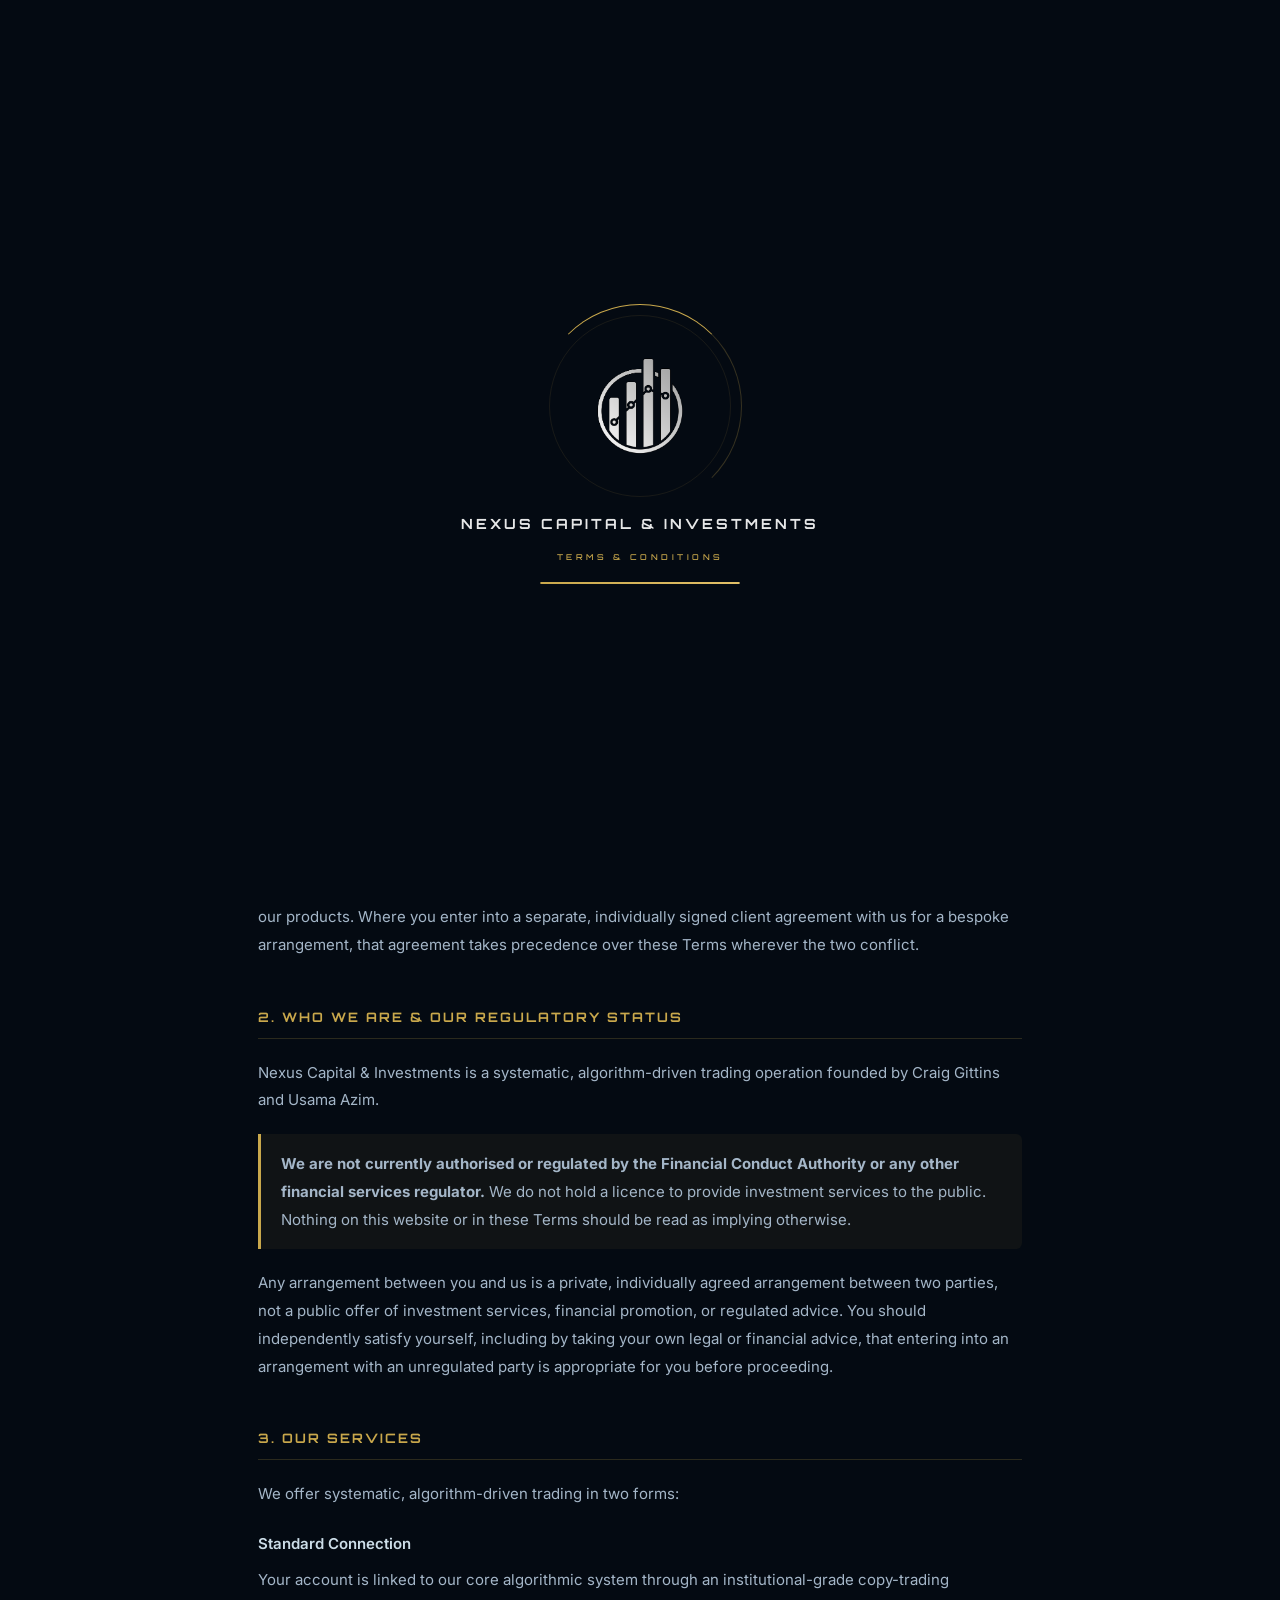
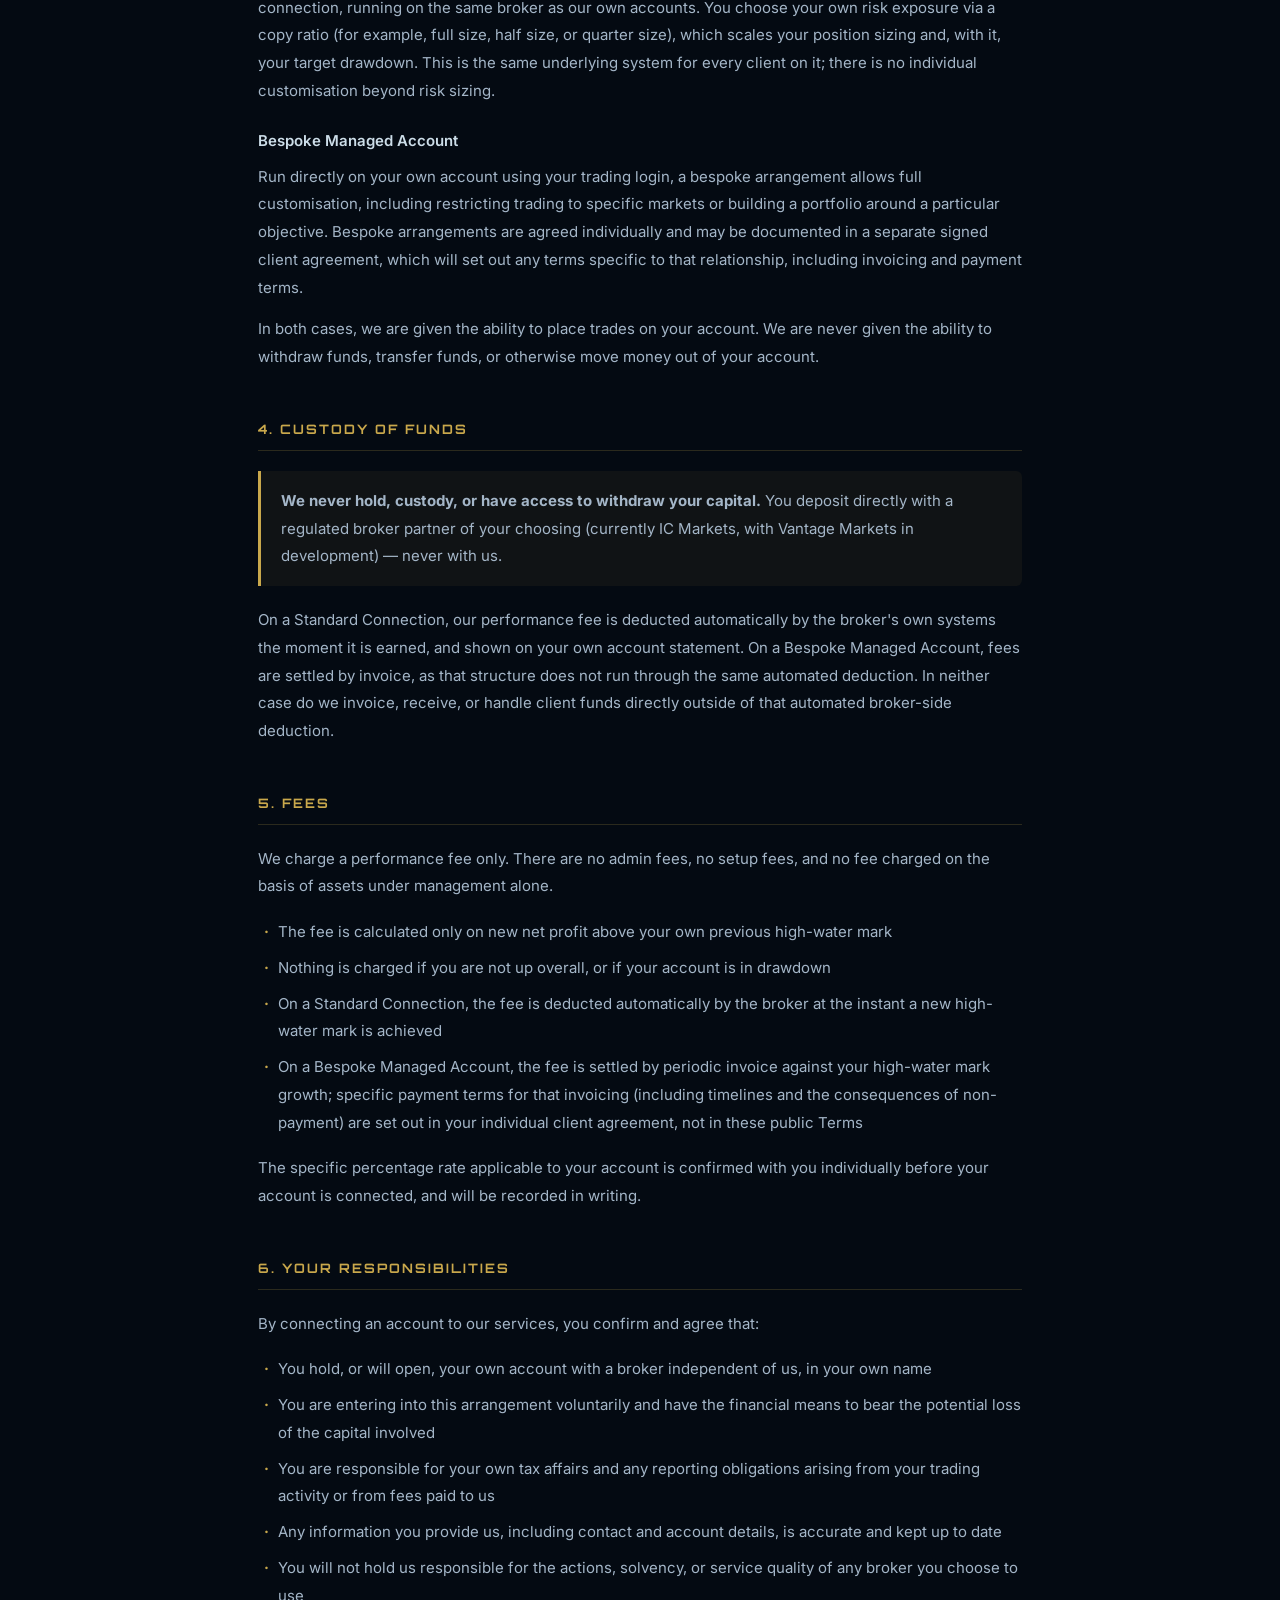
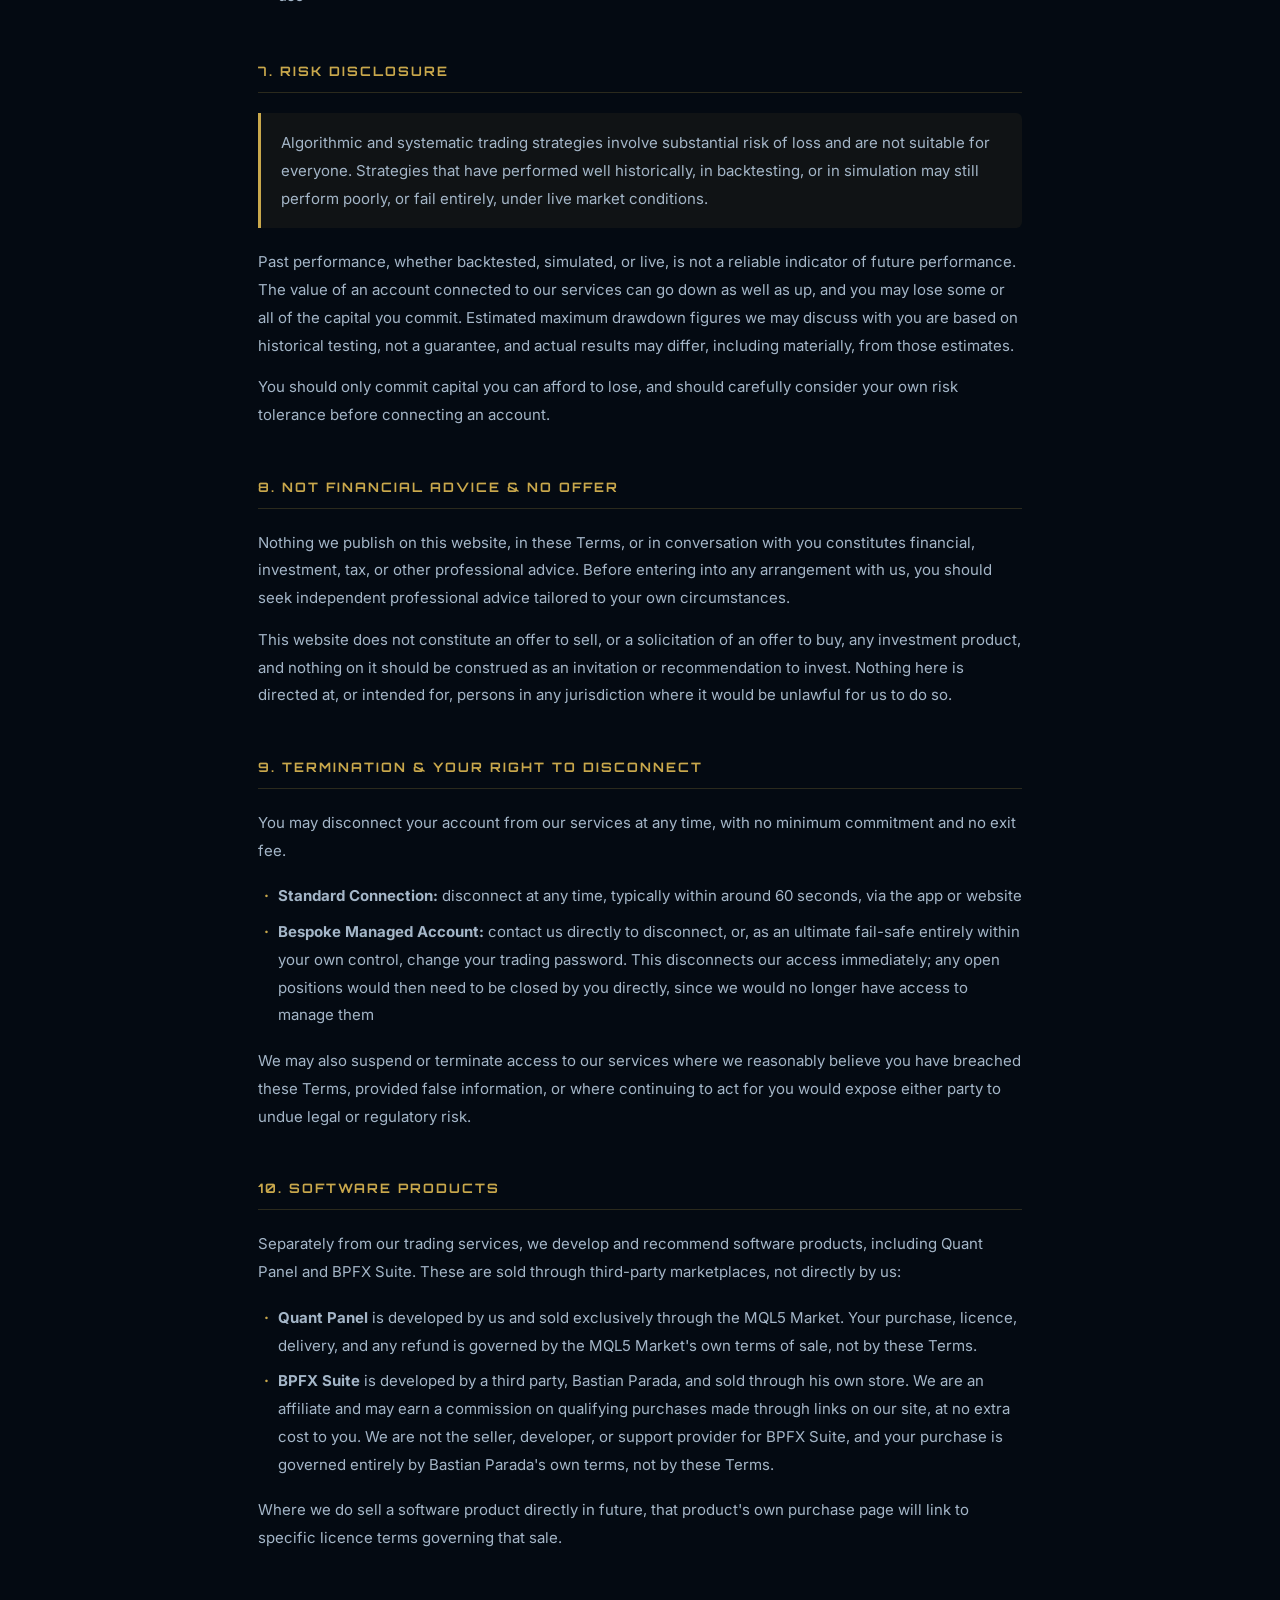
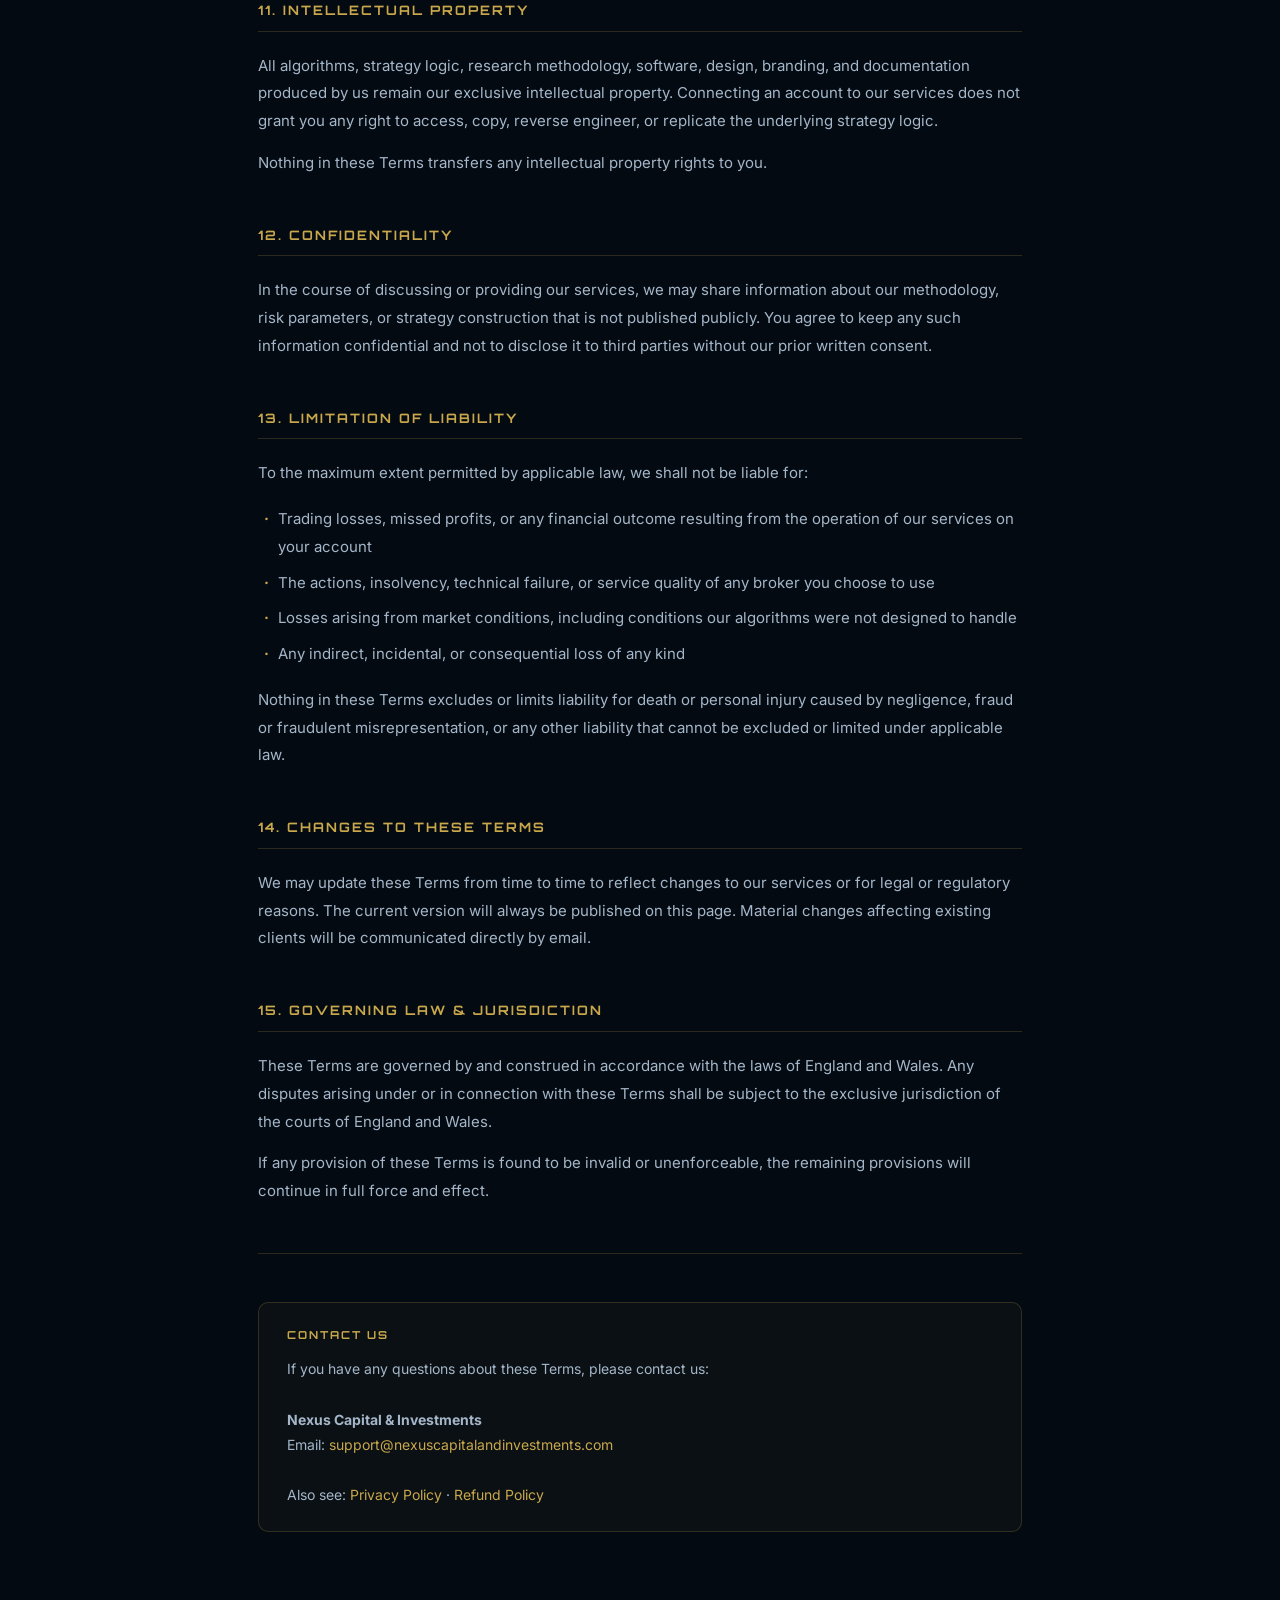
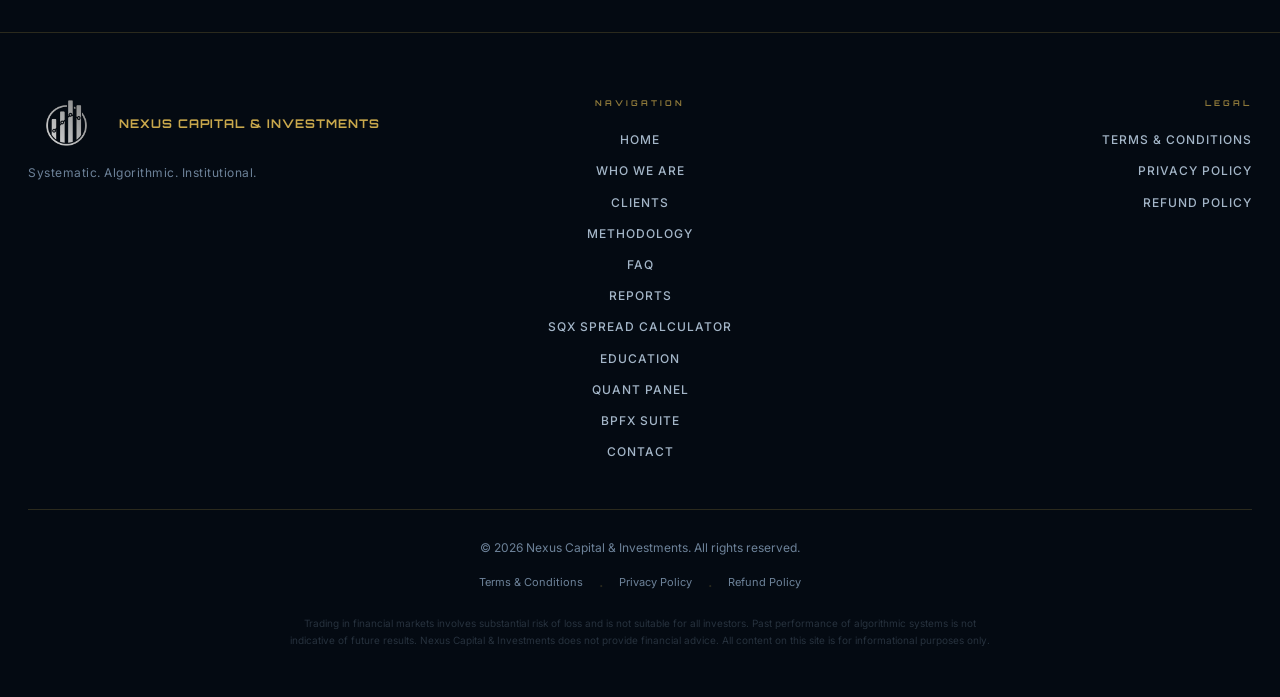
<file: legal/terms.html>
<!DOCTYPE html>
<html lang="en">
<head>
  <meta charset="UTF-8">
  <meta name="viewport" content="width=device-width, initial-scale=1.0">
  <link rel="icon" type="image/png" sizes="512x512" href="../Logo/favicon-512.png">
  <link rel="icon" type="image/png" sizes="192x192" href="../Logo/favicon-192.png">
  <link rel="icon" type="image/png" sizes="32x32" href="../Logo/favicon-32.png">
  <link rel="apple-touch-icon" href="../Logo/apple-touch-icon.png">
  <title>Terms &amp; Conditions | Nexus Capital &amp; Investments</title>
  <meta name="description" content="Terms and Conditions for Nexus Capital &amp; Investments: how our standard and bespoke trading arrangements, fees, and custody of funds work.">
  <meta property="og:type" content="website">
  <meta property="og:url" content="https://nexuscapitalandinvestments.com/legal/terms.html">
  <meta property="og:title" content="Terms &amp; Conditions | Nexus Capital &amp; Investments">
  <meta property="og:description" content="Terms and Conditions for Nexus Capital &amp; Investments: how our standard and bespoke trading arrangements, fees, and custody of funds work.">
  <meta property="og:image" content="https://nexuscapitalandinvestments.com/images/Main%20Images/social-preview.png">
  <meta name="twitter:card" content="summary_large_image">
  <meta name="twitter:title" content="Terms &amp; Conditions | Nexus Capital &amp; Investments">
  <meta name="twitter:description" content="Terms and Conditions for Nexus Capital &amp; Investments: how our standard and bespoke trading arrangements, fees, and custody of funds work.">
  <meta name="twitter:image" content="https://nexuscapitalandinvestments.com/images/Main%20Images/social-preview.png">
  <link rel="preconnect" href="https://fonts.googleapis.com">
  <link rel="preconnect" href="https://fonts.gstatic.com" crossorigin>
  <link href="https://fonts.googleapis.com/css2?family=Orbitron:wght@400;500;600;700;800;900&family=Inter:wght@300;400;500;600;700&display=swap" rel="stylesheet">
  <link rel="stylesheet" href="../assets/css/style.css">
  <style>
    .legal-hero {
      padding: 140px 28px 60px;
      text-align: center;
      position: relative;
    }
    .legal-hero-label {
      font-family: var(--font-head); font-size: 9px; font-weight: 700;
      letter-spacing: 4px; text-transform: uppercase; color: var(--gold);
      margin-bottom: 16px; opacity: 0.8;
    }
    .legal-hero-title {
      font-family: var(--font-head); font-size: clamp(28px, 4vw, 52px);
      font-weight: 900; color: var(--text); letter-spacing: -1px;
      margin-bottom: 16px;
    }
    .legal-hero-title span { color: var(--gold); }
    .legal-updated {
      font-size: 12px; color: var(--text-muted); letter-spacing: 0.5px;
    }
    .legal-content {
      max-width: 820px; margin: 0 auto; padding: 0 28px 100px;
    }
    .legal-nav {
      display: flex; flex-wrap: wrap; gap: 8px; margin-bottom: 48px;
      padding: 16px; background: rgba(201,168,76,0.04);
      border: 1px solid var(--gold-border); border-radius: 10px;
    }
    .legal-nav a {
      font-size: 11px; color: var(--gold); letter-spacing: 0.5px;
      padding: 4px 10px; border-radius: 4px;
      transition: background 0.2s;
    }
    .legal-nav a:hover { background: rgba(201,168,76,0.1); }
    .legal-section { margin-bottom: 48px; }
    .legal-section h2 {
      font-family: var(--font-head); font-size: 13px; font-weight: 700;
      letter-spacing: 2px; text-transform: uppercase; color: var(--gold);
      margin-bottom: 20px; padding-bottom: 10px;
      border-bottom: 1px solid var(--gold-border);
    }
    .legal-section h3 {
      font-size: 15px; font-weight: 600; color: var(--text);
      margin: 24px 0 10px;
    }
    .legal-section p {
      font-size: 15px; color: var(--silver); line-height: 1.85;
      margin-bottom: 14px;
    }
    .legal-section ul {
      list-style: none; margin: 0 0 14px; padding: 0;
    }
    .legal-section ul li {
      font-size: 15px; color: var(--silver); line-height: 1.85;
      padding: 4px 0 4px 20px; position: relative;
    }
    .legal-section ul li::before {
      content: '·'; position: absolute; left: 6px; color: var(--gold);
      font-weight: 700;
    }
    .legal-highlight {
      background: rgba(201,168,76,0.06); border-left: 3px solid var(--gold);
      border-radius: 0 6px 6px 0; padding: 16px 20px; margin: 20px 0;
    }
    .legal-highlight p { margin: 0; }
    .legal-divider {
      height: 1px; background: var(--gold-border); margin: 48px 0;
    }
    .legal-contact-box {
      background: rgba(201,168,76,0.04); border: 1px solid var(--gold-border);
      border-radius: 10px; padding: 24px 28px; margin-top: 40px;
    }
    .legal-contact-box h3 {
      font-family: var(--font-head); font-size: 11px; font-weight: 700;
      letter-spacing: 2px; text-transform: uppercase; color: var(--gold);
      margin-bottom: 12px;
    }
    .legal-contact-box p { margin: 0; font-size: 14px; color: var(--silver); line-height: 1.8; }
    .legal-contact-box a { color: var(--gold); }
  </style>
  <!-- Cloudflare Web Analytics -->
  <script type='module' src='https://static.cloudflareinsights.com/beacon.min.js' data-cf-beacon='{"token": "42544c17fb214b56bba81ecb0739444f"}'></script>
  <!-- End Cloudflare Web Analytics -->
</head>
<body>

  <!-- ░░ SPLASH ░░ -->
  <div id="splash" class="splash">
    <div class="splash-inner">
      <div class="splash-logo-wrap">
        <div class="splash-ring"></div>
        <img src="../Logo/Nexus Capital and Investments Logo.png" alt="Nexus Capital and Investments" class="splash-logo">
      </div>
      <div class="splash-name">NEXUS CAPITAL &amp; INVESTMENTS</div>
      <div class="splash-sub">Terms &amp; Conditions</div>
      <div class="splash-bar"><div class="splash-bar-fill"></div></div>
    </div>
  </div>

  <!-- ░░ PARTICLE CANVAS ░░ -->
  <canvas id="particle-canvas"></canvas>

  <!-- ░░ NAVIGATION ░░ -->
  <nav class="navbar" id="navbar">
    <div class="nav-inner">
      <a href="../index.html" class="nav-logo">
        <img src="../Logo/Nexus Capital and Investments Logo.png" alt="Nexus Capital and Investments">
        <span class="nav-brand">Nexus<span class="nav-brand-dim"> Capital &amp; Investments</span></span>
      </a>
      <ul class="nav-links" id="nav-links">
        <li><a href="../index.html" class="nav-link">Home</a></li>
        <li class="nav-dropdown">
          <button class="nav-link nav-dropdown-btn" aria-expanded="false" aria-haspopup="true">
            About <span class="nav-dropdown-caret">▾</span>
          </button>
          <div class="nav-dropdown-menu">
            <a href="../index.html#about" class="nav-dropdown-item">
              <span class="dropdown-item-title">Who We Are</span>
              <span class="dropdown-item-sub">Founders &amp; approach</span>
            </a>
            <a href="../index.html#who-we-serve" class="nav-dropdown-item">
              <span class="dropdown-item-title">Clients</span>
              <span class="dropdown-item-sub">Who we work with</span>
            </a>
            <a href="../index.html#methodology" class="nav-dropdown-item">
              <span class="dropdown-item-title">Methodology</span>
              <span class="dropdown-item-sub">How we build and test</span>
            </a>
            <a href="../index.html#markets" class="nav-dropdown-item">
              <span class="dropdown-item-title">Markets</span>
              <span class="dropdown-item-sub">What we trade</span>
            </a>
            <a href="../index.html#algo-development" class="nav-dropdown-item">
              <span class="dropdown-item-title">Algorithms</span>
              <span class="dropdown-item-sub">In-house development</span>
            </a>
          </div>
        </li>
        <li class="nav-dropdown">
          <button class="nav-link nav-dropdown-btn" aria-expanded="false" aria-haspopup="true">
            Resources <span class="nav-dropdown-caret">▾</span>
          </button>
          <div class="nav-dropdown-menu">
            <a href="../index.html#faq" class="nav-dropdown-item">
              <span class="dropdown-item-title">FAQ</span>
              <span class="dropdown-item-sub">Common questions, answered</span>
            </a>
            <a href="../reports.html" class="nav-dropdown-item">
              <span class="dropdown-item-title">Strategy Reports</span>
              <span class="dropdown-item-sub">Sample algorithm performance</span>
            </a>
            <a href="../sqx-spread-calculator.html" class="nav-dropdown-item">
              <span class="dropdown-item-title">SQX Spread Calculator</span>
              <span class="dropdown-item-sub">Free StrategyQuant tool</span>
            </a>
            <a href="../education.html" class="nav-dropdown-item">
              <span class="dropdown-item-title">Education</span>
              <span class="dropdown-item-sub coming-soon">Coming Soon</span>
            </a>
          </div>
        </li>
        <li class="nav-dropdown">
          <button class="nav-link nav-dropdown-btn" aria-expanded="false" aria-haspopup="true">
            Products <span class="nav-dropdown-caret">▾</span>
          </button>
          <div class="nav-dropdown-menu">
            <a href="../products/quant-panel.html" class="nav-dropdown-item">
              <span class="dropdown-item-title">Quant Panel</span>
              <span class="dropdown-item-sub">MT5 portfolio dashboard</span>
            </a>
            <a href="../products/bpfx-suite.html" class="nav-dropdown-item">
              <span class="dropdown-item-title">BPFX Suite</span>
              <span class="dropdown-item-sub">Recommended partner tool</span>
            </a>
          </div>
        </li>
        <li><a href="../index.html#contact" class="nav-link">Contact</a></li>
      </ul>
      <button class="nav-burger" id="nav-burger" aria-label="Open menu">
        <span></span><span></span><span></span>
      </button>
    </div>
  </nav>

  <main>

    <section class="legal-hero">
      <div class="legal-hero-label">Legal</div>
      <h1 class="legal-hero-title">Terms &amp; <span>Conditions</span></h1>
      <p class="legal-updated">Last updated: 1 September 2026</p>
    </section>

    <div class="legal-content">

      <div class="legal-highlight">
        <p><strong>This page is a plain-English summary of how we work with clients, not a substitute for legal advice.</strong> If you are about to connect a live account or commit capital, we would always encourage you to read this in full and ask us anything that isn't clear first.</p>
      </div>

      <!-- Quick nav -->
      <nav class="legal-nav" aria-label="Jump to section">
        <a href="#agreement">Agreement</a>
        <a href="#who-we-are">Who We Are</a>
        <a href="#services">Our Services</a>
        <a href="#custody">Custody of Funds</a>
        <a href="#fees">Fees</a>
        <a href="#eligibility">Your Responsibilities</a>
        <a href="#risk">Risk Disclosure</a>
        <a href="#advice">Not Financial Advice</a>
        <a href="#termination">Termination</a>
        <a href="#software">Software Products</a>
        <a href="#ip">Intellectual Property</a>
        <a href="#confidentiality">Confidentiality</a>
        <a href="#liability">Liability</a>
        <a href="#changes">Changes</a>
        <a href="#governing-law">Governing Law</a>
      </nav>

      <!-- 1. Agreement -->
      <div class="legal-section" id="agreement">
        <h2>1. Agreement to These Terms</h2>
        <p>These Terms and Conditions ("Terms") govern your relationship with Nexus Capital &amp; Investments ("we", "us", "our") when you connect an account to one of our systematic trading arrangements, or purchase a software product we develop or recommend. By connecting an account, engaging our services, or completing a purchase, you confirm that you have read, understood, and agree to be bound by these Terms.</p>
        <p>If you do not agree to these Terms, you must not connect an account, engage our services, or purchase our products. Where you enter into a separate, individually signed client agreement with us for a bespoke arrangement, that agreement takes precedence over these Terms wherever the two conflict.</p>
      </div>

      <!-- 2. Who We Are -->
      <div class="legal-section" id="who-we-are">
        <h2>2. Who We Are &amp; Our Regulatory Status</h2>
        <p>Nexus Capital &amp; Investments is a systematic, algorithm-driven trading operation founded by Craig Gittins and Usama Azim.</p>
        <div class="legal-highlight">
          <p><strong>We are not currently authorised or regulated by the Financial Conduct Authority or any other financial services regulator.</strong> We do not hold a licence to provide investment services to the public. Nothing on this website or in these Terms should be read as implying otherwise.</p>
        </div>
        <p>Any arrangement between you and us is a private, individually agreed arrangement between two parties, not a public offer of investment services, financial promotion, or regulated advice. You should independently satisfy yourself, including by taking your own legal or financial advice, that entering into an arrangement with an unregulated party is appropriate for you before proceeding.</p>
      </div>

      <!-- 3. Our Services -->
      <div class="legal-section" id="services">
        <h2>3. Our Services</h2>
        <p>We offer systematic, algorithm-driven trading in two forms:</p>
        <h3>Standard Connection</h3>
        <p>Your account is linked to our core algorithmic system through an institutional-grade copy-trading connection, running on the same broker as our own accounts. You choose your own risk exposure via a copy ratio (for example, full size, half size, or quarter size), which scales your position sizing and, with it, your target drawdown. This is the same underlying system for every client on it; there is no individual customisation beyond risk sizing.</p>
        <h3>Bespoke Managed Account</h3>
        <p>Run directly on your own account using your trading login, a bespoke arrangement allows full customisation, including restricting trading to specific markets or building a portfolio around a particular objective. Bespoke arrangements are agreed individually and may be documented in a separate signed client agreement, which will set out any terms specific to that relationship, including invoicing and payment terms.</p>
        <p>In both cases, we are given the ability to place trades on your account. We are never given the ability to withdraw funds, transfer funds, or otherwise move money out of your account.</p>
      </div>

      <!-- 4. Custody of Funds -->
      <div class="legal-section" id="custody">
        <h2>4. Custody of Funds</h2>
        <div class="legal-highlight">
          <p><strong>We never hold, custody, or have access to withdraw your capital.</strong> You deposit directly with a regulated broker partner of your choosing (currently IC Markets, with Vantage Markets in development) — never with us.</p>
        </div>
        <p>On a Standard Connection, our performance fee is deducted automatically by the broker's own systems the moment it is earned, and shown on your own account statement. On a Bespoke Managed Account, fees are settled by invoice, as that structure does not run through the same automated deduction. In neither case do we invoice, receive, or handle client funds directly outside of that automated broker-side deduction.</p>
      </div>

      <!-- 5. Fees -->
      <div class="legal-section" id="fees">
        <h2>5. Fees</h2>
        <p>We charge a performance fee only. There are no admin fees, no setup fees, and no fee charged on the basis of assets under management alone.</p>
        <ul>
          <li>The fee is calculated only on new net profit above your own previous high-water mark</li>
          <li>Nothing is charged if you are not up overall, or if your account is in drawdown</li>
          <li>On a Standard Connection, the fee is deducted automatically by the broker at the instant a new high-water mark is achieved</li>
          <li>On a Bespoke Managed Account, the fee is settled by periodic invoice against your high-water mark growth; specific payment terms for that invoicing (including timelines and the consequences of non-payment) are set out in your individual client agreement, not in these public Terms</li>
        </ul>
        <p>The specific percentage rate applicable to your account is confirmed with you individually before your account is connected, and will be recorded in writing.</p>
      </div>

      <!-- 6. Your Responsibilities -->
      <div class="legal-section" id="eligibility">
        <h2>6. Your Responsibilities</h2>
        <p>By connecting an account to our services, you confirm and agree that:</p>
        <ul>
          <li>You hold, or will open, your own account with a broker independent of us, in your own name</li>
          <li>You are entering into this arrangement voluntarily and have the financial means to bear the potential loss of the capital involved</li>
          <li>You are responsible for your own tax affairs and any reporting obligations arising from your trading activity or from fees paid to us</li>
          <li>Any information you provide us, including contact and account details, is accurate and kept up to date</li>
          <li>You will not hold us responsible for the actions, solvency, or service quality of any broker you choose to use</li>
        </ul>
      </div>

      <!-- 7. Risk Disclosure -->
      <div class="legal-section" id="risk">
        <h2>7. Risk Disclosure</h2>
        <div class="legal-highlight">
          <p>Algorithmic and systematic trading strategies involve substantial risk of loss and are not suitable for everyone. Strategies that have performed well historically, in backtesting, or in simulation may still perform poorly, or fail entirely, under live market conditions.</p>
        </div>
        <p>Past performance, whether backtested, simulated, or live, is not a reliable indicator of future performance. The value of an account connected to our services can go down as well as up, and you may lose some or all of the capital you commit. Estimated maximum drawdown figures we may discuss with you are based on historical testing, not a guarantee, and actual results may differ, including materially, from those estimates.</p>
        <p>You should only commit capital you can afford to lose, and should carefully consider your own risk tolerance before connecting an account.</p>
      </div>

      <!-- 8. Not Financial Advice -->
      <div class="legal-section" id="advice">
        <h2>8. Not Financial Advice &amp; No Offer</h2>
        <p>Nothing we publish on this website, in these Terms, or in conversation with you constitutes financial, investment, tax, or other professional advice. Before entering into any arrangement with us, you should seek independent professional advice tailored to your own circumstances.</p>
        <p>This website does not constitute an offer to sell, or a solicitation of an offer to buy, any investment product, and nothing on it should be construed as an invitation or recommendation to invest. Nothing here is directed at, or intended for, persons in any jurisdiction where it would be unlawful for us to do so.</p>
      </div>

      <!-- 9. Termination -->
      <div class="legal-section" id="termination">
        <h2>9. Termination &amp; Your Right to Disconnect</h2>
        <p>You may disconnect your account from our services at any time, with no minimum commitment and no exit fee.</p>
        <ul>
          <li><strong>Standard Connection:</strong> disconnect at any time, typically within around 60 seconds, via the app or website</li>
          <li><strong>Bespoke Managed Account:</strong> contact us directly to disconnect, or, as an ultimate fail-safe entirely within your own control, change your trading password. This disconnects our access immediately; any open positions would then need to be closed by you directly, since we would no longer have access to manage them</li>
        </ul>
        <p>We may also suspend or terminate access to our services where we reasonably believe you have breached these Terms, provided false information, or where continuing to act for you would expose either party to undue legal or regulatory risk.</p>
      </div>

      <!-- 10. Software Products -->
      <div class="legal-section" id="software">
        <h2>10. Software Products</h2>
        <p>Separately from our trading services, we develop and recommend software products, including Quant Panel and BPFX Suite. These are sold through third-party marketplaces, not directly by us:</p>
        <ul>
          <li><strong>Quant Panel</strong> is developed by us and sold exclusively through the MQL5 Market. Your purchase, licence, delivery, and any refund is governed by the MQL5 Market's own terms of sale, not by these Terms.</li>
          <li><strong>BPFX Suite</strong> is developed by a third party, Bastian Parada, and sold through his own store. We are an affiliate and may earn a commission on qualifying purchases made through links on our site, at no extra cost to you. We are not the seller, developer, or support provider for BPFX Suite, and your purchase is governed entirely by Bastian Parada's own terms, not by these Terms.</li>
        </ul>
        <p>Where we do sell a software product directly in future, that product's own purchase page will link to specific licence terms governing that sale.</p>
      </div>

      <!-- 11. Intellectual Property -->
      <div class="legal-section" id="ip">
        <h2>11. Intellectual Property</h2>
        <p>All algorithms, strategy logic, research methodology, software, design, branding, and documentation produced by us remain our exclusive intellectual property. Connecting an account to our services does not grant you any right to access, copy, reverse engineer, or replicate the underlying strategy logic.</p>
        <p>Nothing in these Terms transfers any intellectual property rights to you.</p>
      </div>

      <!-- 12. Confidentiality -->
      <div class="legal-section" id="confidentiality">
        <h2>12. Confidentiality</h2>
        <p>In the course of discussing or providing our services, we may share information about our methodology, risk parameters, or strategy construction that is not published publicly. You agree to keep any such information confidential and not to disclose it to third parties without our prior written consent.</p>
      </div>

      <!-- 13. Limitation of Liability -->
      <div class="legal-section" id="liability">
        <h2>13. Limitation of Liability</h2>
        <p>To the maximum extent permitted by applicable law, we shall not be liable for:</p>
        <ul>
          <li>Trading losses, missed profits, or any financial outcome resulting from the operation of our services on your account</li>
          <li>The actions, insolvency, technical failure, or service quality of any broker you choose to use</li>
          <li>Losses arising from market conditions, including conditions our algorithms were not designed to handle</li>
          <li>Any indirect, incidental, or consequential loss of any kind</li>
        </ul>
        <p>Nothing in these Terms excludes or limits liability for death or personal injury caused by negligence, fraud or fraudulent misrepresentation, or any other liability that cannot be excluded or limited under applicable law.</p>
      </div>

      <!-- 14. Changes -->
      <div class="legal-section" id="changes">
        <h2>14. Changes to These Terms</h2>
        <p>We may update these Terms from time to time to reflect changes to our services or for legal or regulatory reasons. The current version will always be published on this page. Material changes affecting existing clients will be communicated directly by email.</p>
      </div>

      <!-- 15. Governing Law -->
      <div class="legal-section" id="governing-law">
        <h2>15. Governing Law &amp; Jurisdiction</h2>
        <p>These Terms are governed by and construed in accordance with the laws of England and Wales. Any disputes arising under or in connection with these Terms shall be subject to the exclusive jurisdiction of the courts of England and Wales.</p>
        <p>If any provision of these Terms is found to be invalid or unenforceable, the remaining provisions will continue in full force and effect.</p>
      </div>

      <div class="legal-divider"></div>

      <!-- Contact -->
      <div class="legal-contact-box">
        <h3>Contact Us</h3>
        <p>
          If you have any questions about these Terms, please contact us:<br><br>
          <strong>Nexus Capital &amp; Investments</strong><br>
          Email: <a href="mailto:support@nexuscapitalandinvestments.com">support@nexuscapitalandinvestments.com</a><br><br>
          Also see: <a href="privacy.html">Privacy Policy</a> · <a href="refund-policy.html">Refund Policy</a>
        </p>
      </div>

    </div>
  </main>

  <!-- ░░ FOOTER ░░ -->
  <footer class="nci-footer">
    <div class="footer-inner">
      <div class="footer-top">
        <div class="footer-brand">
          <div class="footer-brand-row">
            <img src="../Logo/Nexus Capital and Investments Logo.png" alt="Nexus Capital and Investments" class="footer-logo">
            <div class="footer-brand-name">Nexus Capital &amp; Investments</div>
          </div>
          <p class="footer-tagline">Systematic. Algorithmic. Institutional.</p>
        </div>
        <div class="footer-nav-col">
          <div class="footer-nav-title">Navigation</div>
          <div class="footer-nav-links">
            <a href="../index.html">Home</a>
            <a href="../index.html#about">Who We Are</a>
            <a href="../index.html#who-we-serve">Clients</a>
            <a href="../index.html#methodology">Methodology</a>
            <a href="../index.html#faq">FAQ</a>
            <a href="../reports.html">Reports</a>
            <a href="../sqx-spread-calculator.html">SQX Spread Calculator</a>
            <a href="../education.html">Education</a>
            <a href="../products/quant-panel.html">Quant Panel</a>
            <a href="../products/bpfx-suite.html">BPFX Suite</a>
            <a href="../index.html#contact">Contact</a>
          </div>
        </div>
        <div class="footer-legal">
          <div class="footer-legal-title">Legal</div>
          <div class="footer-nav-links">
            <a href="terms.html">Terms &amp; Conditions</a>
            <a href="privacy.html">Privacy Policy</a>
            <a href="refund-policy.html">Refund Policy</a>
          </div>
        </div>
      </div>
      <div class="footer-bottom">
        <p>© 2026 Nexus Capital &amp; Investments. All rights reserved.</p>
        <div style="display:flex;gap:16px;flex-wrap:wrap;justify-content:center;margin:8px 0;">
          <a href="terms.html" style="font-size:11px;color:var(--text-muted);">Terms &amp; Conditions</a>
          <span style="color:var(--gold-border);">·</span>
          <a href="privacy.html" style="font-size:11px;color:var(--text-muted);">Privacy Policy</a>
          <span style="color:var(--gold-border);">·</span>
          <a href="refund-policy.html" style="font-size:11px;color:var(--text-muted);">Refund Policy</a>
        </div>
        <p class="footer-risk">Trading in financial markets involves substantial risk of loss and is not suitable for all investors. Past performance of algorithmic systems is not indicative of future results. Nexus Capital &amp; Investments does not provide financial advice. All content on this site is for informational purposes only.</p>
      </div>
    </div>
  </footer>

  <script src="../assets/js/main.js"></script>
</body>
</html>
</file>
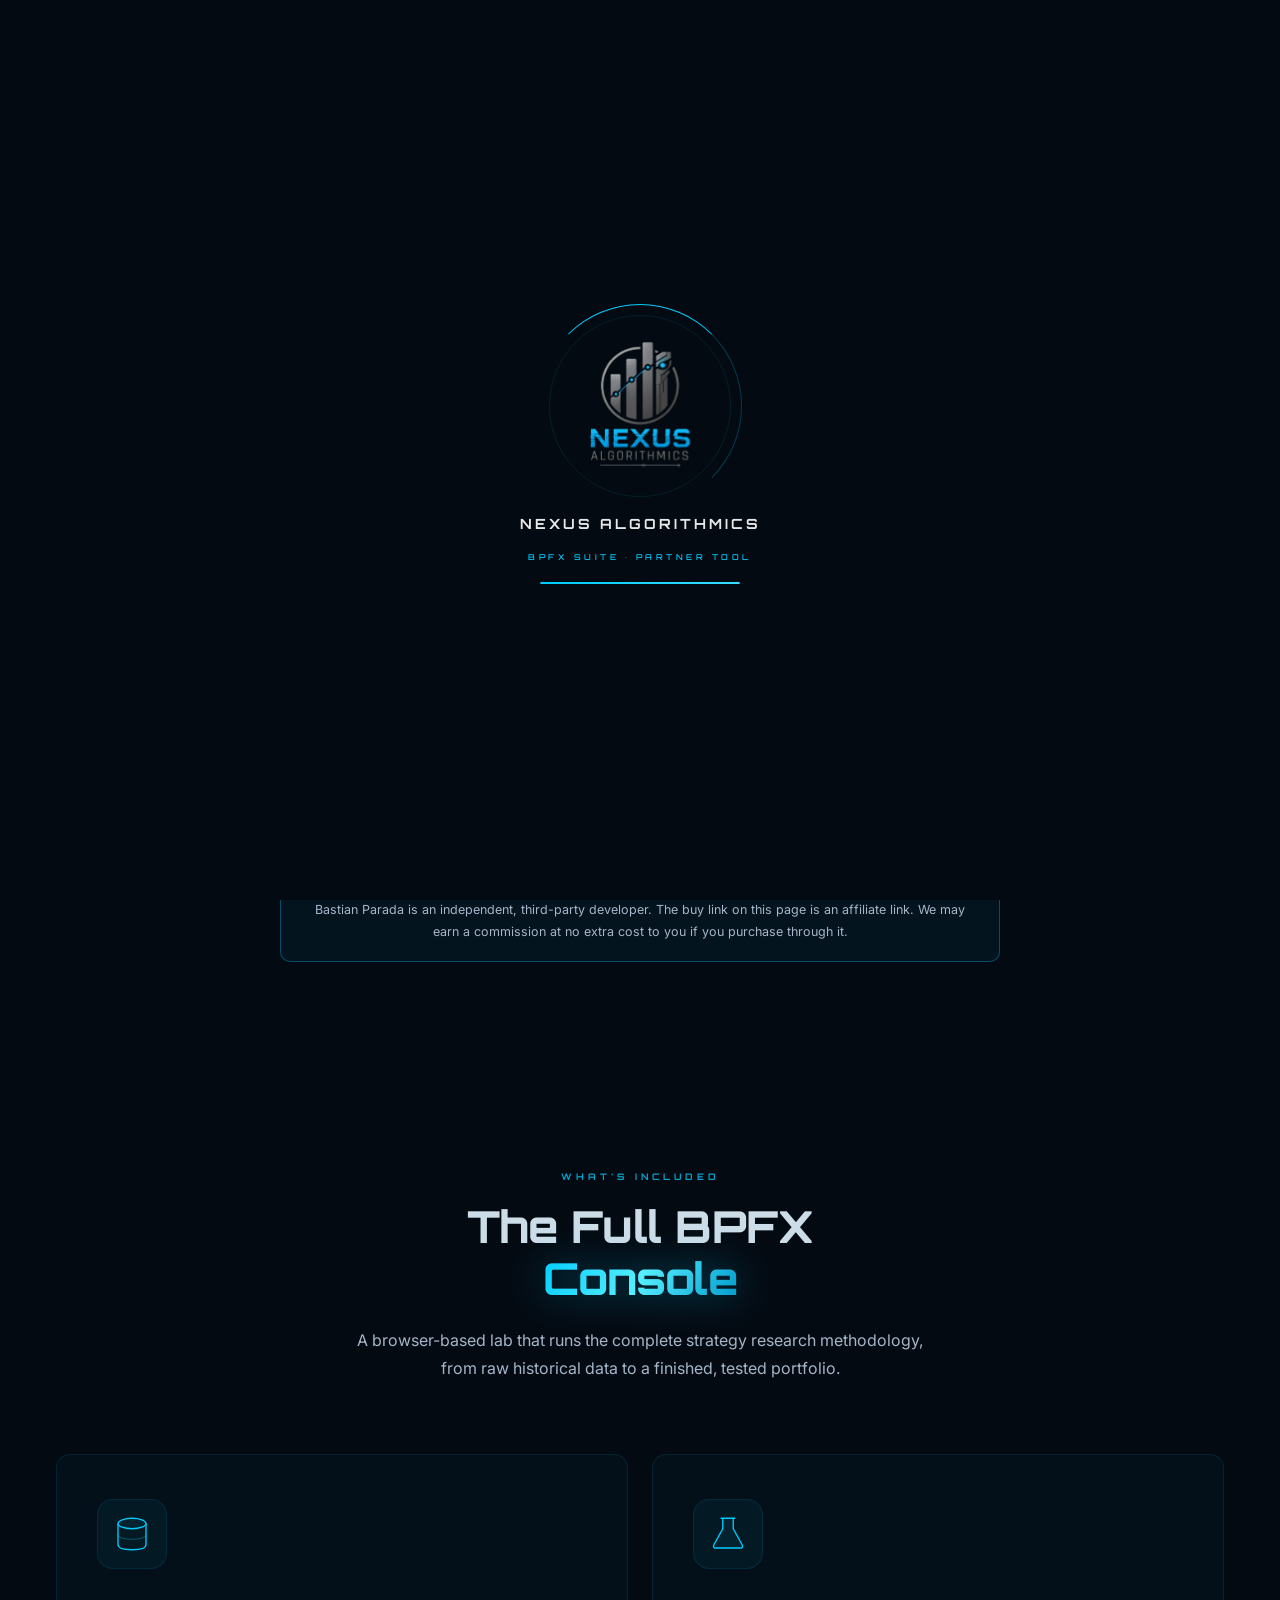
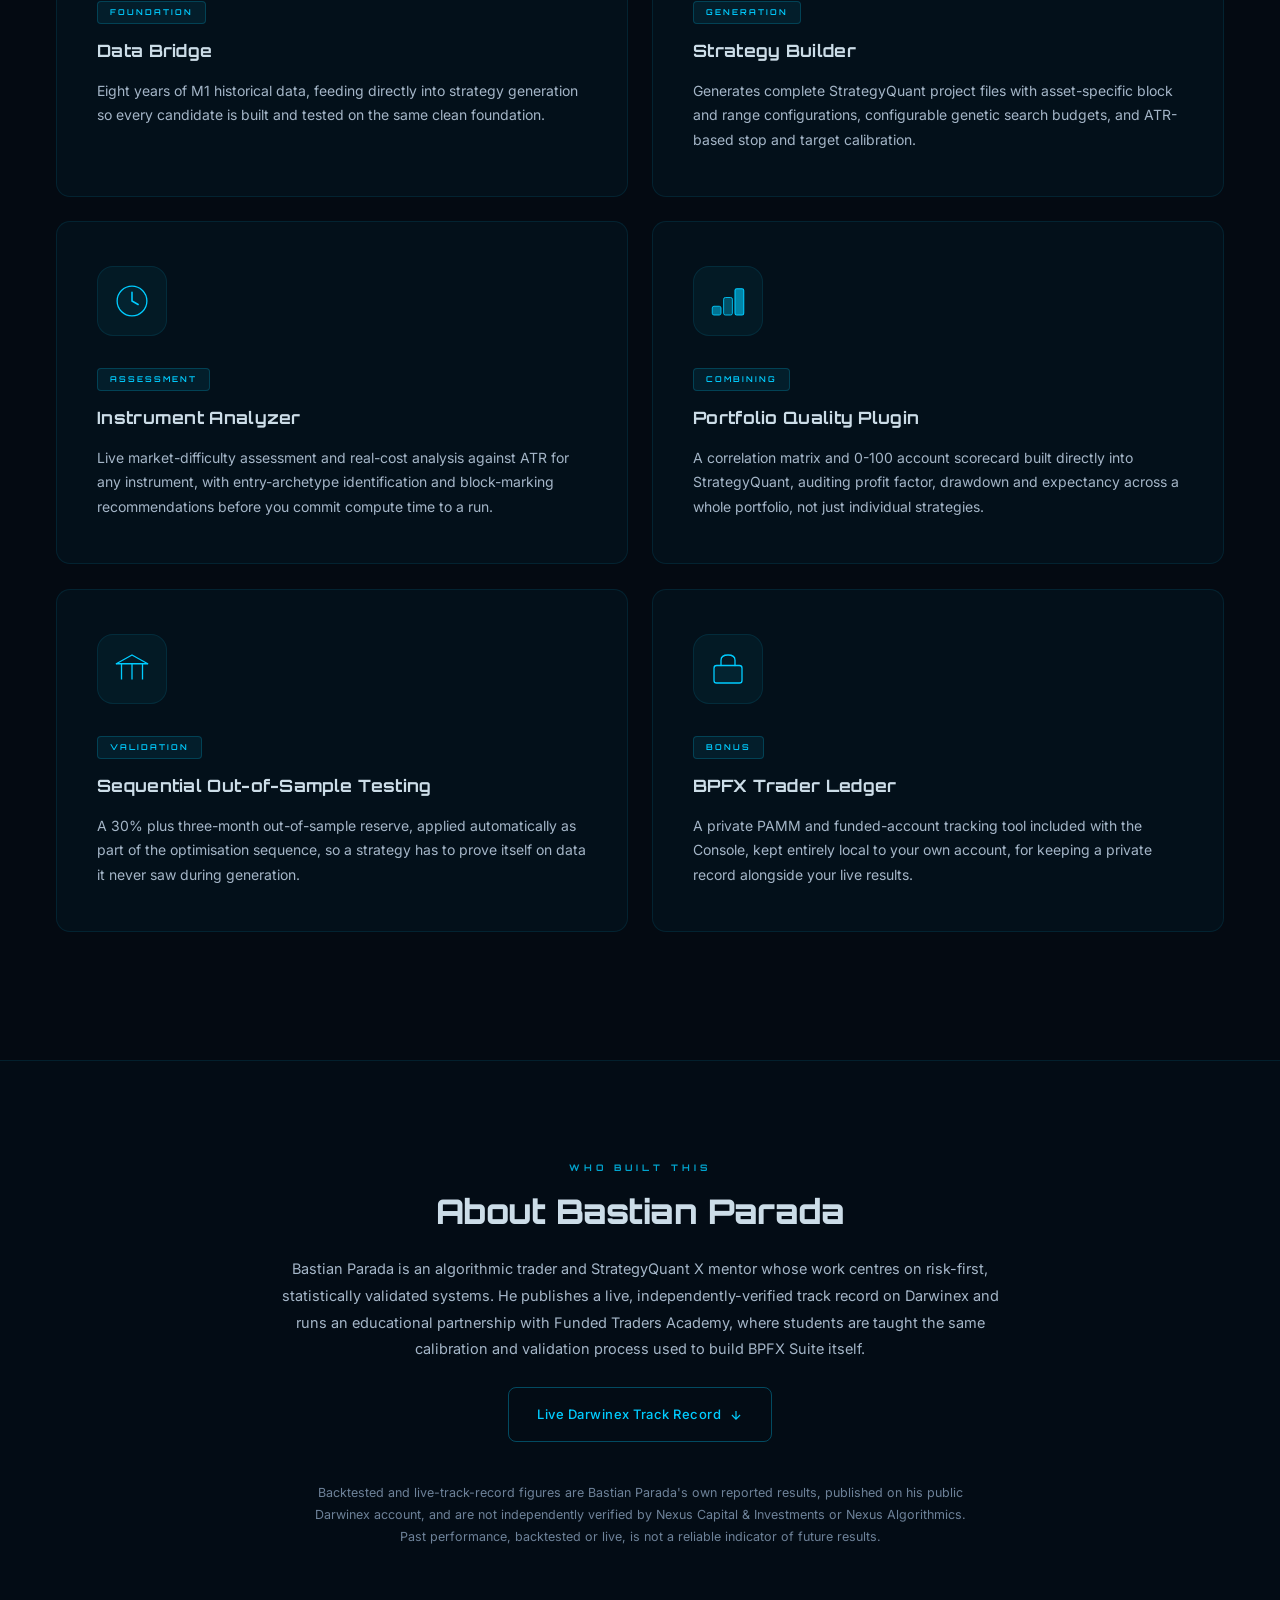
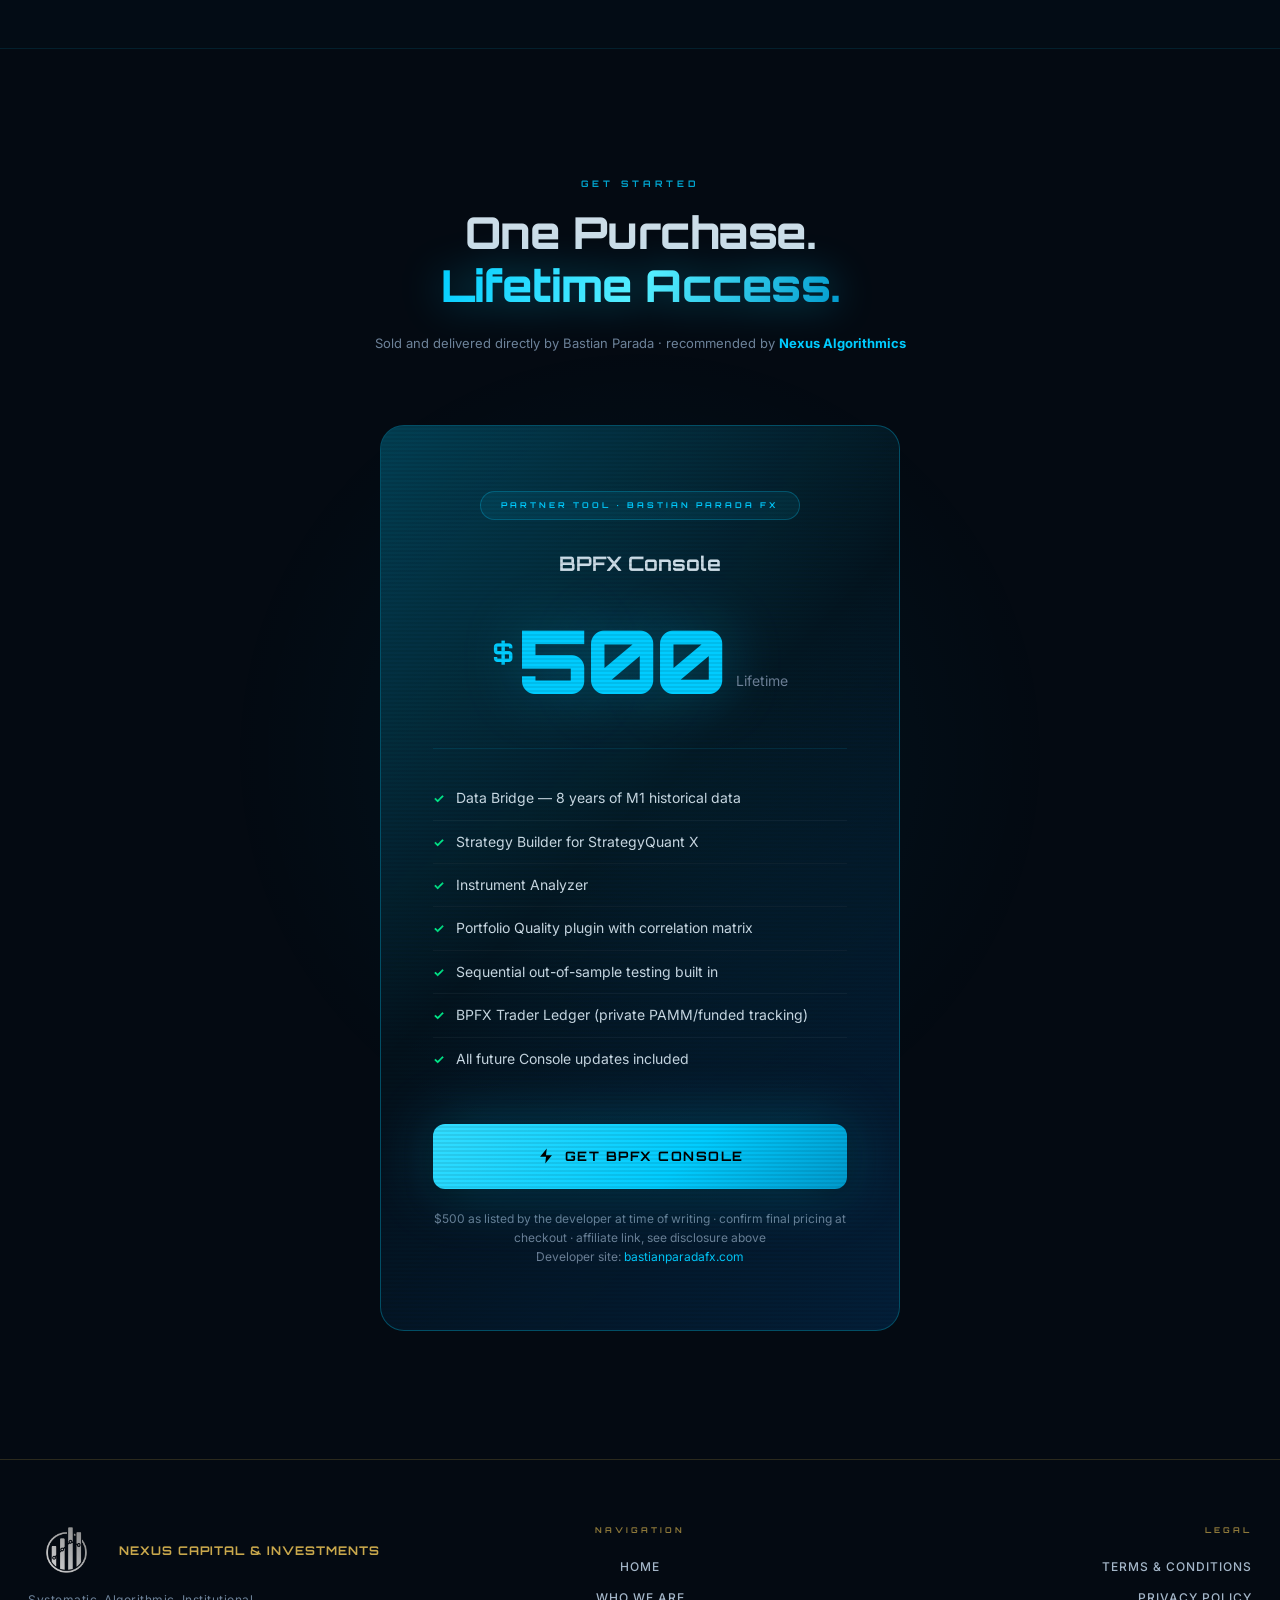
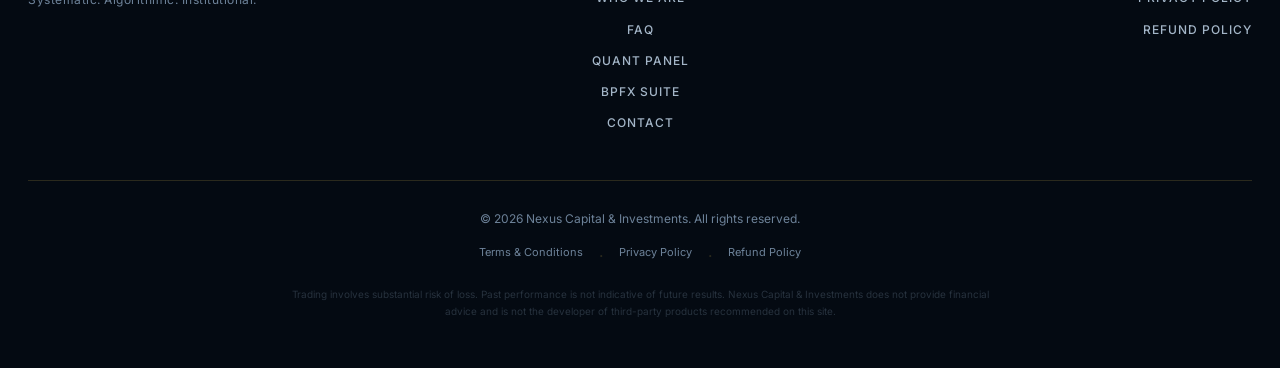
<file: products/bpfx-suite.html>
<!DOCTYPE html>
<html lang="en">
<head>
  <meta charset="UTF-8">
  <meta name="viewport" content="width=device-width, initial-scale=1.0">
  <link rel="icon" type="image/png" sizes="512x512" href="../Logo/favicon-512.png">
  <link rel="icon" type="image/png" sizes="192x192" href="../Logo/favicon-192.png">
  <link rel="icon" type="image/png" sizes="32x32" href="../Logo/favicon-32.png">
  <link rel="apple-touch-icon" href="../Logo/apple-touch-icon.png">
  <title>BPFX Suite | Recommended Partner Tool · Nexus Algorithmics</title>
  <meta name="description" content="BPFX Suite by Bastian Parada — a strategy-building and portfolio-analysis toolkit for StrategyQuant X and MetaTrader 5, recommended by Nexus Algorithmics.">
  <meta property="og:type" content="website">
  <meta property="og:url" content="https://nexuscapitalandinvestments.com/products/bpfx-suite.html">
  <meta property="og:title" content="BPFX Suite | Recommended Partner Tool · Nexus Algorithmics">
  <meta property="og:description" content="BPFX Suite by Bastian Parada — a strategy-building and portfolio-analysis toolkit for StrategyQuant X and MetaTrader 5, recommended by Nexus Algorithmics.">
  <meta property="og:image" content="https://nexuscapitalandinvestments.com/images/Main%20Images/social-preview.png">
  <meta name="twitter:card" content="summary_large_image">
  <meta name="twitter:title" content="BPFX Suite | Recommended Partner Tool · Nexus Algorithmics">
  <meta name="twitter:description" content="BPFX Suite by Bastian Parada — a strategy-building and portfolio-analysis toolkit for StrategyQuant X and MetaTrader 5, recommended by Nexus Algorithmics.">
  <meta name="twitter:image" content="https://nexuscapitalandinvestments.com/images/Main%20Images/social-preview.png">
  <link rel="preconnect" href="https://fonts.googleapis.com">
  <link rel="preconnect" href="https://fonts.gstatic.com" crossorigin>
  <link href="https://fonts.googleapis.com/css2?family=Orbitron:wght@400;500;600;700;800;900&family=Inter:wght@300;400;500;600;700&display=swap" rel="stylesheet">
  <link rel="stylesheet" href="../assets/css/style.css">
  <style>
    .bpfx-disclosure {
      max-width: 720px; margin: 0 auto 0; padding: 18px 24px;
      background: rgba(0,204,255,0.05); border: 1px solid var(--border-hi);
      border-radius: 10px; font-size: 12.5px; color: var(--silver); line-height: 1.75;
      text-align: center;
    }
    .bpfx-disclosure strong { color: var(--text); }

    .bpfx-creator-section { position: relative; z-index: 1; padding: 100px 28px; background: rgba(0,204,255,0.015); border-top: 1px solid var(--border); border-bottom: 1px solid var(--border); }
    .bpfx-creator-inner { max-width: 720px; margin: 0 auto; text-align: center; }
    .bpfx-creator-body { font-size: 14.5px; color: var(--silver); line-height: 1.85; margin-bottom: 24px; }
    .bpfx-creator-links { display: flex; justify-content: center; gap: 12px; flex-wrap: wrap; }

    .bpfx-results-note {
      max-width: 680px; margin: 40px auto 0; text-align: center;
      font-size: 12.5px; color: var(--text-muted); line-height: 1.75;
    }
  </style>
  <!-- Cloudflare Web Analytics -->
  <script type='module' src='https://static.cloudflareinsights.com/beacon.min.js' data-cf-beacon='{"token": "42544c17fb214b56bba81ecb0739444f"}'></script>
  <!-- End Cloudflare Web Analytics -->
</head>
<body class="algo-page">

  <!-- ░░ SPLASH ░░ -->
  <div id="splash" class="splash">
    <div class="splash-inner">
      <div class="splash-logo-wrap">
        <div class="splash-ring splash-ring--cyan"></div>
        <img src="../Logo/Nexus Algorithmics Logo Redraw.png" alt="Nexus Algorithmics" class="splash-logo">
      </div>
      <div class="splash-name">NEXUS ALGORITHMICS</div>
      <div class="splash-sub splash-sub--cyan">BPFX Suite &middot; Partner Tool</div>
      <div class="splash-bar"><div class="splash-bar-fill splash-bar-fill--cyan"></div></div>
    </div>
  </div>

  <!-- ░░ PARTICLE CANVAS ░░ -->
  <canvas id="particle-canvas"></canvas>

  <!-- ░░ NAVIGATION ░░ -->
  <nav class="navbar" id="navbar">
    <div class="nav-inner">
      <a href="../index.html" class="nav-logo">
        <img src="../Logo/Nexus Capital and Investments Logo.png" alt="Nexus Capital and Investments">
        <span class="nav-brand">Nexus<span class="nav-brand-dim"> Capital &amp; Investments</span></span>
      </a>
      <ul class="nav-links" id="nav-links">
        <li><a href="../index.html" class="nav-link">Home</a></li>
        <li class="nav-dropdown">
          <button class="nav-link nav-dropdown-btn" aria-expanded="false" aria-haspopup="true">
            About <span class="nav-dropdown-caret">▾</span>
          </button>
          <div class="nav-dropdown-menu">
            <a href="../index.html#about" class="nav-dropdown-item">
              <span class="dropdown-item-title">Who We Are</span>
              <span class="dropdown-item-sub">Founders &amp; approach</span>
            </a>
            <a href="../index.html#who-we-serve" class="nav-dropdown-item">
              <span class="dropdown-item-title">Clients</span>
              <span class="dropdown-item-sub">Who we work with</span>
            </a>
            <a href="../index.html#methodology" class="nav-dropdown-item">
              <span class="dropdown-item-title">Methodology</span>
              <span class="dropdown-item-sub">How we build and test</span>
            </a>
            <a href="../index.html#markets" class="nav-dropdown-item">
              <span class="dropdown-item-title">Markets</span>
              <span class="dropdown-item-sub">What we trade</span>
            </a>
            <a href="../index.html#algo-development" class="nav-dropdown-item">
              <span class="dropdown-item-title">Algorithms</span>
              <span class="dropdown-item-sub">In-house development</span>
            </a>
          </div>
        </li>
        <li class="nav-dropdown">
          <button class="nav-link nav-dropdown-btn" aria-expanded="false" aria-haspopup="true">
            Resources <span class="nav-dropdown-caret">▾</span>
          </button>
          <div class="nav-dropdown-menu">
            <a href="../index.html#faq" class="nav-dropdown-item">
              <span class="dropdown-item-title">FAQ</span>
              <span class="dropdown-item-sub">Common questions, answered</span>
            </a>
            <a href="../reports.html" class="nav-dropdown-item">
              <span class="dropdown-item-title">Strategy Reports</span>
              <span class="dropdown-item-sub">Sample algorithm performance</span>
            </a>
            <a href="../sqx-spread-calculator.html" class="nav-dropdown-item">
              <span class="dropdown-item-title">SQX Spread Calculator</span>
              <span class="dropdown-item-sub">Free StrategyQuant tool</span>
            </a>
            <a href="../education.html" class="nav-dropdown-item">
              <span class="dropdown-item-title">Education</span>
              <span class="dropdown-item-sub coming-soon">Coming Soon</span>
            </a>
          </div>
        </li>
        <li class="nav-dropdown">
          <button class="nav-link nav-dropdown-btn" aria-expanded="false" aria-haspopup="true">
            Products <span class="nav-dropdown-caret">▾</span>
          </button>
          <div class="nav-dropdown-menu">
            <a href="../products/quant-panel.html" class="nav-dropdown-item">
              <span class="dropdown-item-title">Quant Panel</span>
              <span class="dropdown-item-sub">MT5 portfolio dashboard</span>
            </a>
            <a href="../products/bpfx-suite.html" class="nav-dropdown-item">
              <span class="dropdown-item-title">BPFX Suite</span>
              <span class="dropdown-item-sub">Recommended partner tool</span>
            </a>
          </div>
        </li>
        <li><a href="../index.html#contact" class="nav-link">Contact</a></li>
      </ul>
      <button class="nav-burger" id="nav-burger" aria-label="Open menu">
        <span></span><span></span><span></span>
      </button>
    </div>
  </nav>

  <main>

    <!-- ░░░░ HERO ░░░░ -->
    <section class="product-page-hero" id="home">
      <div class="product-page-hero-grid"></div>
      <div class="product-page-hero-glow-tl"></div>
      <div class="product-page-hero-glow-br"></div>

      <div class="product-page-hero-inner" style="grid-template-columns:1fr; text-align:center; max-width:820px; margin:0 auto;">

        <div class="hero-text" style="margin:0 auto;">

          <div class="nci-origin-badge" style="margin:0 auto 24px;">
            <img src="../Logo/Nexus Algorithmics Logo Redraw.png" alt="Nexus Algorithmics">
            <span class="nci-origin-badge-text">Recommended by Nexus Algorithmics</span>
          </div>

          <div class="hero-eyebrow" style="justify-content:center;">
            <span class="eyebrow-pulse"></span>
            StrategyQuant X &middot; MetaTrader 5
          </div>

          <h1 class="hero-heading">
            Build Systems That<br>
            <span class="text-glow">Hold Up Out-of-Sample</span>
          </h1>

          <p class="hero-sub" style="margin-left:auto;margin-right:auto;">
            BPFX Suite is a strategy-building and portfolio-analysis toolkit for StrategyQuant X, built by algorithmic trader and SQX mentor Bastian Parada. We're partnered with Bastian and recommend his tools to traders who want to build their own statistically-tested systems using a similar research discipline to our own.
          </p>

          <div class="hero-actions" style="justify-content:center;">
            <a href="https://gumroad.com/a/711046755/qtepg" class="btn-primary" target="_blank" rel="noopener sponsored">
              <svg width="16" height="16" viewBox="0 0 24 24" fill="currentColor"><path d="M13 2L4.09 12.97 12 12.97 11 22 19.91 11.03 12 11.03z"/></svg>
              Get BPFX Console
            </a>
          </div>

        </div>

      </div><!-- /hero-inner -->

      <div class="scroll-cue">
        <div class="scroll-cue-line"></div>
        <span>SCROLL</span>
      </div>
    </section><!-- /hero -->


    <!-- ░░░░ PARTNER DISCLOSURE ░░░░ -->
    <div style="position:relative;z-index:1;padding:0 28px 80px;">
      <div class="bpfx-disclosure">
        <strong>Partner disclosure:</strong> Nexus Algorithmics did not develop BPFX Suite and is not responsible for its performance. Bastian Parada is an independent, third-party developer. The buy link on this page is an affiliate link. We may earn a commission at no extra cost to you if you purchase through it.
      </div>
    </div>


    <!-- ░░░░ FEATURES ░░░░ -->
    <section class="features" id="features">
      <div class="section-wrap">

        <div class="section-header">
          <div class="section-label section-label--cyan">WHAT'S INCLUDED</div>
          <h2 class="section-title">The Full BPFX<br><span class="text-glow">Console</span></h2>
          <p class="section-desc">A browser-based lab that runs the complete strategy research methodology, from raw historical data to a finished, tested portfolio.</p>
        </div>

        <div class="features-grid">

          <div class="feat-card" data-tilt>
            <div class="feat-card-shine"></div>
            <div class="feat-icon">
              <svg viewBox="0 0 48 48" xmlns="http://www.w3.org/2000/svg" fill="none">
                <ellipse cx="24" cy="12" rx="16" ry="6" stroke="#00ccff" stroke-width="1.5" fill="rgba(0,204,255,0.05)"/>
                <path d="M8 12 L8 36 Q8 42 24 42 Q40 42 40 36 L40 12" stroke="#00ccff" stroke-width="1.5" fill="none"/>
                <path d="M8 24 Q8 30 24 30 Q40 30 40 24" stroke="rgba(0,204,255,0.4)" stroke-width="1"/>
              </svg>
            </div>
            <div class="feat-tag">Foundation</div>
            <h3 class="feat-title">Data Bridge</h3>
            <p class="feat-desc">Eight years of M1 historical data, feeding directly into strategy generation so every candidate is built and tested on the same clean foundation.</p>
          </div>

          <div class="feat-card" data-tilt>
            <div class="feat-card-shine"></div>
            <div class="feat-icon">
              <svg viewBox="0 0 48 48" xmlns="http://www.w3.org/2000/svg" fill="none">
                <path d="M18 6 L18 18 L8 36 Q6 40 10 40 L38 40 Q42 40 40 36 L30 18 L30 6" stroke="#00ccff" stroke-width="1.5" fill="rgba(0,204,255,0.05)"/>
                <line x1="16" y1="6" x2="32" y2="6" stroke="#00ccff" stroke-width="1.5" stroke-linecap="round"/>
              </svg>
            </div>
            <div class="feat-tag">Generation</div>
            <h3 class="feat-title">Strategy Builder</h3>
            <p class="feat-desc">Generates complete StrategyQuant project files with asset-specific block and range configurations, configurable genetic search budgets, and ATR-based stop and target calibration.</p>
          </div>

          <div class="feat-card" data-tilt>
            <div class="feat-card-shine"></div>
            <div class="feat-icon">
              <svg viewBox="0 0 48 48" xmlns="http://www.w3.org/2000/svg" fill="none">
                <circle cx="24" cy="24" r="17" stroke="#00ccff" stroke-width="1.5" fill="rgba(0,204,255,0.05)"/>
                <path d="M24 14 L24 24 L31 28" stroke="#00ccff" stroke-width="1.8" stroke-linecap="round" stroke-linejoin="round"/>
              </svg>
            </div>
            <div class="feat-tag">Assessment</div>
            <h3 class="feat-title">Instrument Analyzer</h3>
            <p class="feat-desc">Live market-difficulty assessment and real-cost analysis against ATR for any instrument, with entry-archetype identification and block-marking recommendations before you commit compute time to a run.</p>
          </div>

          <div class="feat-card" data-tilt>
            <div class="feat-card-shine"></div>
            <div class="feat-icon">
              <svg viewBox="0 0 48 48" xmlns="http://www.w3.org/2000/svg" fill="none">
                <rect x="6"  y="30" width="10" height="10" rx="2" fill="rgba(0,204,255,0.5)" stroke="#00ccff" stroke-width="1"/>
                <rect x="19" y="20" width="10" height="20" rx="2" fill="rgba(0,204,255,0.3)" stroke="#00ccff" stroke-width="1"/>
                <rect x="32" y="10" width="10" height="30" rx="2" fill="rgba(0,204,255,0.6)" stroke="#00ccff" stroke-width="1.2"/>
              </svg>
            </div>
            <div class="feat-tag">Combining</div>
            <h3 class="feat-title">Portfolio Quality Plugin</h3>
            <p class="feat-desc">A correlation matrix and 0-100 account scorecard built directly into StrategyQuant, auditing profit factor, drawdown and expectancy across a whole portfolio, not just individual strategies.</p>
          </div>

          <div class="feat-card" data-tilt>
            <div class="feat-card-shine"></div>
            <div class="feat-icon">
              <svg viewBox="0 0 48 48" xmlns="http://www.w3.org/2000/svg" fill="none">
                <path d="M6 18 L24 8 L42 18" stroke="#00ccff" stroke-width="1.5" stroke-linecap="round" stroke-linejoin="round" fill="none"/>
                <line x1="6" y1="18" x2="42" y2="18" stroke="#00ccff" stroke-width="1.5"/>
                <line x1="12" y1="18" x2="12" y2="36" stroke="#00ccff" stroke-width="1.5"/>
                <line x1="24" y1="18" x2="24" y2="36" stroke="#00ccff" stroke-width="1.5"/>
                <line x1="36" y1="18" x2="36" y2="36" stroke="#00ccff" stroke-width="1.5"/>
              </svg>
            </div>
            <div class="feat-tag">Validation</div>
            <h3 class="feat-title">Sequential Out-of-Sample Testing</h3>
            <p class="feat-desc">A 30% plus three-month out-of-sample reserve, applied automatically as part of the optimisation sequence, so a strategy has to prove itself on data it never saw during generation.</p>
          </div>

          <div class="feat-card" data-tilt>
            <div class="feat-card-shine"></div>
            <div class="feat-icon">
              <svg viewBox="0 0 48 48" xmlns="http://www.w3.org/2000/svg" fill="none">
                <rect x="8" y="20" width="32" height="20" rx="3" stroke="#00ccff" stroke-width="1.5" fill="rgba(0,204,255,0.05)"/>
                <path d="M16 20 L16 14 Q16 8 24 8 Q32 8 32 14 L32 20" stroke="#00ccff" stroke-width="1.5" stroke-linecap="round" fill="none"/>
              </svg>
            </div>
            <div class="feat-tag">Bonus</div>
            <h3 class="feat-title">BPFX Trader Ledger</h3>
            <p class="feat-desc">A private PAMM and funded-account tracking tool included with the Console, kept entirely local to your own account, for keeping a private record alongside your live results.</p>
          </div>

        </div><!-- /features-grid -->
      </div>
    </section><!-- /features -->


    <!-- ░░░░ ABOUT THE CREATOR ░░░░ -->
    <section class="bpfx-creator-section">
      <div class="bpfx-creator-inner">
        <div class="section-label section-label--cyan" style="margin-bottom:16px;">WHO BUILT THIS</div>
        <h2 class="algo-mission-heading" style="margin-bottom:24px;">About Bastian Parada</h2>
        <p class="bpfx-creator-body">
          Bastian Parada is an algorithmic trader and StrategyQuant X mentor whose work centres on risk-first, statistically validated systems. He publishes a live, independently-verified track record on Darwinex and runs an educational partnership with Funded Traders Academy, where students are taught the same calibration and validation process used to build BPFX Suite itself.
        </p>
        <div class="bpfx-creator-links">
          <a href="https://www.darwinexzero.com/darwin/FTSJ/performance" class="btn-ghost" target="_blank" rel="noopener noreferrer">
            Live Darwinex Track Record
            <svg width="14" height="14" viewBox="0 0 24 24" fill="none" stroke="currentColor" stroke-width="2" class="btn-arrow"><path d="M12 5v14M5 12l7 7 7-7"/></svg>
          </a>
        </div>
        <p class="bpfx-results-note">
          Backtested and live-track-record figures are Bastian Parada's own reported results, published on his public Darwinex account, and are not independently verified by Nexus Capital &amp; Investments or Nexus Algorithmics. Past performance, backtested or live, is not a reliable indicator of future results.
        </p>
      </div>
    </section><!-- /bpfx-creator -->


    <!-- ░░░░ PRICING ░░░░ -->
    <section class="pricing" id="pricing">
      <div class="pricing-bg-glow"></div>
      <div class="section-wrap">

        <div class="section-header">
          <div class="section-label section-label--cyan">GET STARTED</div>
          <h2 class="section-title">One Purchase.<br><span class="text-glow">Lifetime Access.</span></h2>
          <p style="margin-top:16px;font-size:13px;color:var(--text-muted);text-align:center;">
            Sold and delivered directly by Bastian Parada &middot; recommended by <strong style="color:var(--cyan);">Nexus Algorithmics</strong>
          </p>
        </div>

        <div class="pricing-card">
          <div class="pricing-card-glow"></div>
          <div class="pricing-badge">PARTNER TOOL &middot; BASTIAN PARADA FX</div>
          <div class="pricing-name">BPFX Console</div>
          <div class="pricing-price-wrap">
            <span class="price-sym">$</span>
            <span class="price-num">500</span>
            <span class="price-period">Lifetime</span>
          </div>
          <ul class="pricing-list">
            <li><span class="plist-check">✓</span> Data Bridge — 8 years of M1 historical data</li>
            <li><span class="plist-check">✓</span> Strategy Builder for StrategyQuant X</li>
            <li><span class="plist-check">✓</span> Instrument Analyzer</li>
            <li><span class="plist-check">✓</span> Portfolio Quality plugin with correlation matrix</li>
            <li><span class="plist-check">✓</span> Sequential out-of-sample testing built in</li>
            <li><span class="plist-check">✓</span> BPFX Trader Ledger (private PAMM/funded tracking)</li>
            <li><span class="plist-check">✓</span> All future Console updates included</li>
          </ul>
          <a href="https://gumroad.com/a/711046755/qtepg" class="btn-pricing" target="_blank" rel="noopener sponsored">
            <svg width="18" height="18" viewBox="0 0 24 24" fill="currentColor"><path d="M13 2L4.09 12.97 12 12.97 11 22 19.91 11.03 12 11.03z"/></svg>
            Get BPFX Console
          </a>
          <p class="pricing-note">$500 as listed by the developer at time of writing &middot; confirm final pricing at checkout &middot; affiliate link, see disclosure above</p>
          <p class="pricing-note">Developer site: <a href="https://bastianparadafx.com/" target="_blank" rel="noopener noreferrer" style="color:var(--cyan);">bastianparadafx.com</a></p>
        </div>

      </div>
    </section><!-- /pricing -->

  </main>


  <!-- ░░ FOOTER ░░ -->
  <footer class="nci-footer">
    <div class="footer-inner">
      <div class="footer-top">

        <div class="footer-brand">
          <div class="footer-brand-row">
            <img src="../Logo/Nexus Capital and Investments Logo.png" alt="Nexus Capital and Investments" class="footer-logo">
            <div class="footer-brand-name">Nexus Capital &amp; Investments</div>
          </div>
          <p class="footer-tagline">Systematic. Algorithmic. Institutional.</p>
        </div>

        <div class="footer-nav-col">
          <div class="footer-nav-title">Navigation</div>
          <div class="footer-nav-links">
            <a href="../index.html">Home</a>
            <a href="../index.html#about">Who We Are</a>
            <a href="../index.html#faq">FAQ</a>
            <a href="quant-panel.html">Quant Panel</a>
            <a href="bpfx-suite.html">BPFX Suite</a>
            <a href="../index.html#contact">Contact</a>
          </div>
        </div>

        <div class="footer-legal">
          <div class="footer-legal-title">Legal</div>
          <div class="footer-nav-links">
            <a href="../legal/terms.html">Terms &amp; Conditions</a>
            <a href="../legal/privacy.html">Privacy Policy</a>
            <a href="../legal/refund-policy.html">Refund Policy</a>
          </div>
        </div>

      </div>

      <div class="footer-bottom">
        <p>© 2026 Nexus Capital &amp; Investments. All rights reserved.</p>
        <div style="display:flex;gap:16px;flex-wrap:wrap;justify-content:center;margin:8px 0;">
          <a href="../legal/terms.html" style="font-size:11px;color:var(--text-muted);">Terms &amp; Conditions</a>
          <span style="color:var(--gold-border);">·</span>
          <a href="../legal/privacy.html" style="font-size:11px;color:var(--text-muted);">Privacy Policy</a>
          <span style="color:var(--gold-border);">·</span>
          <a href="../legal/refund-policy.html" style="font-size:11px;color:var(--text-muted);">Refund Policy</a>
        </div>
        <p class="footer-risk">Trading involves substantial risk of loss. Past performance is not indicative of future results. Nexus Capital &amp; Investments does not provide financial advice and is not the developer of third-party products recommended on this site.</p>
      </div>
    </div>
  </footer>

  <script src="../assets/js/main.js"></script>
</body>
</html>
</file>
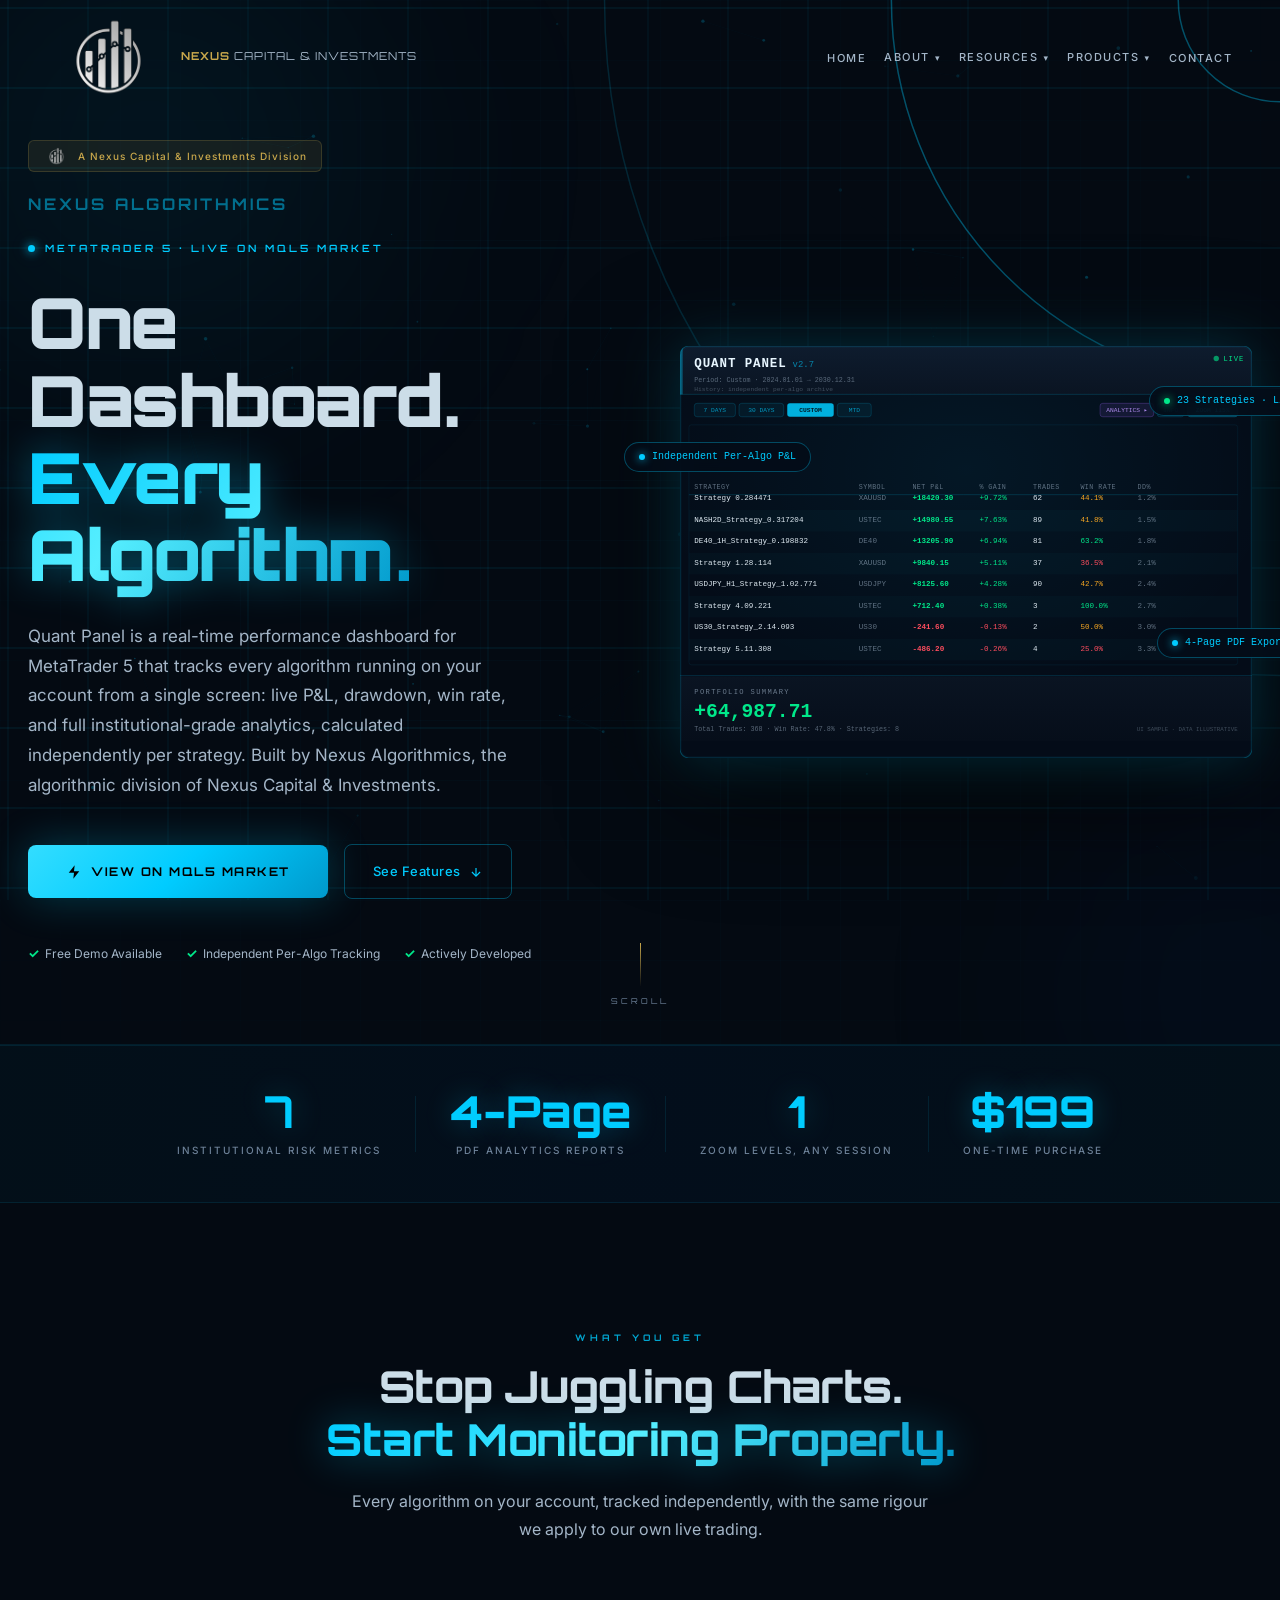
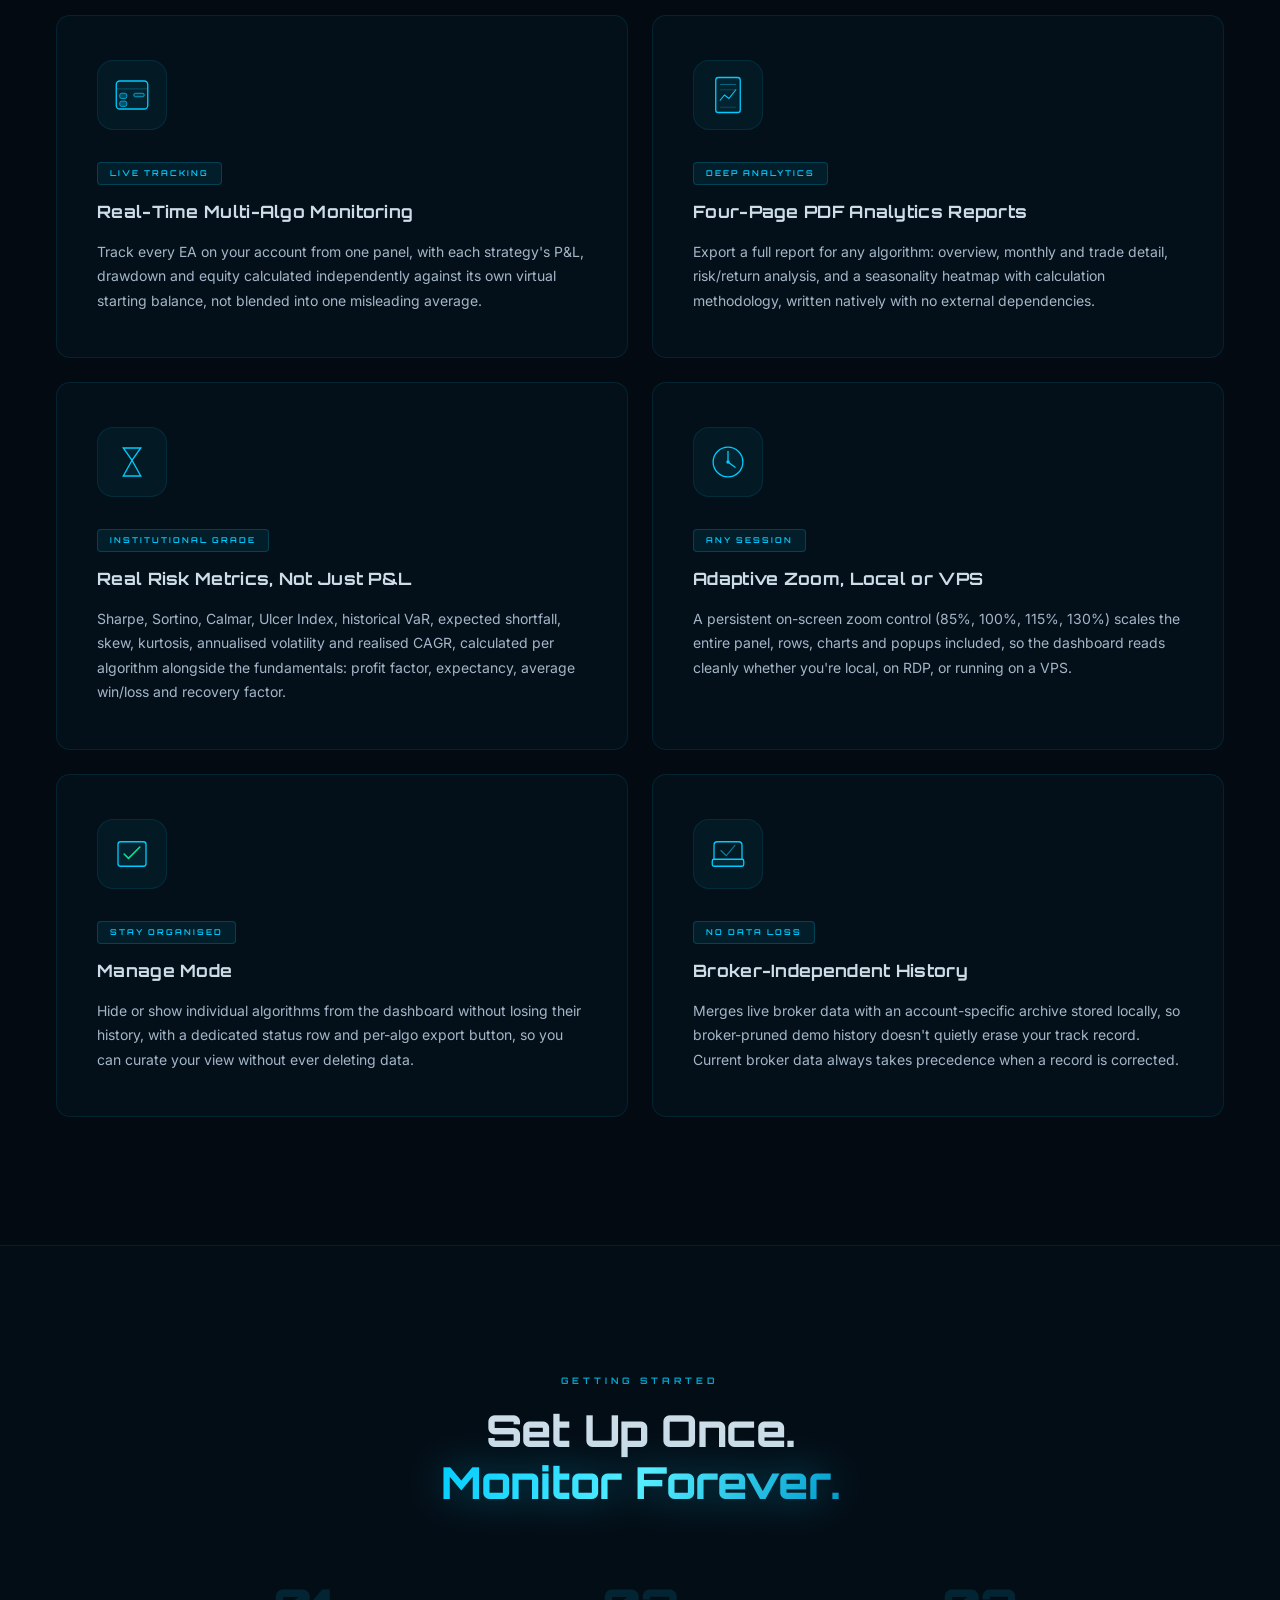
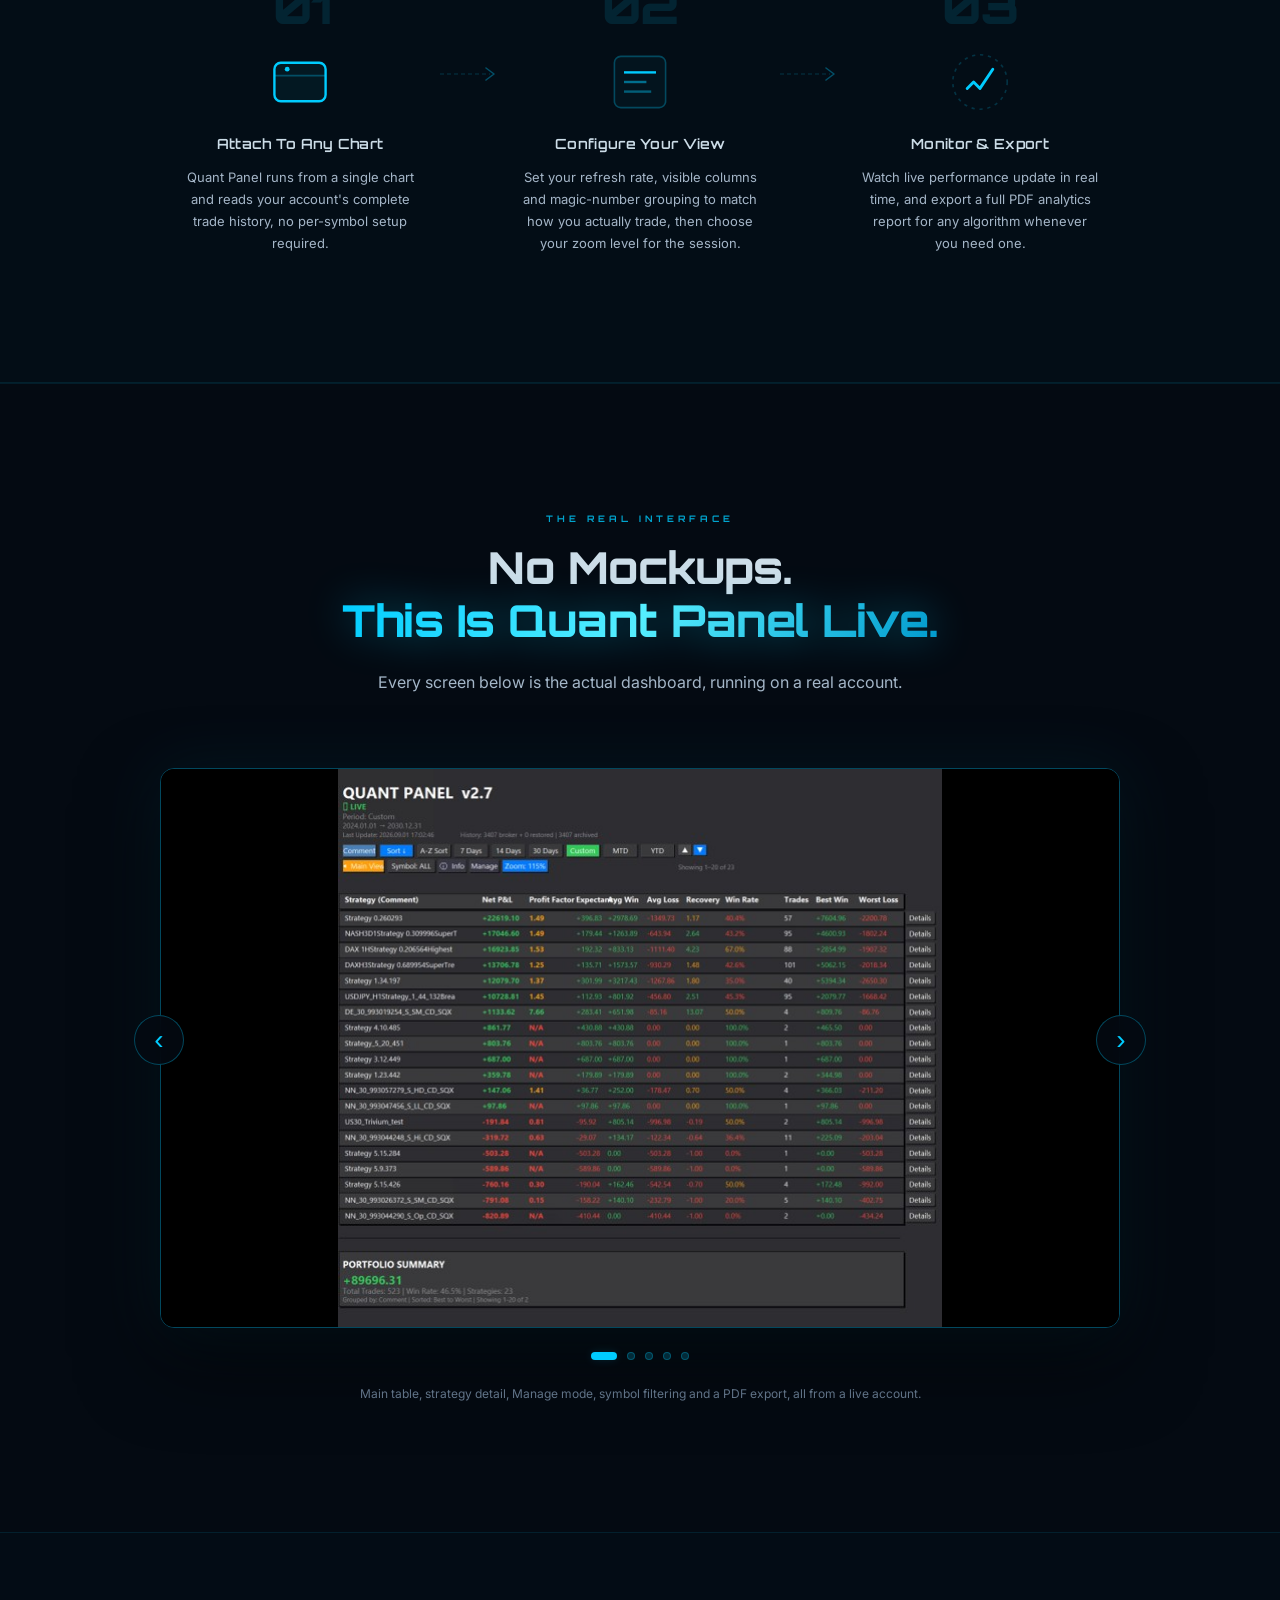
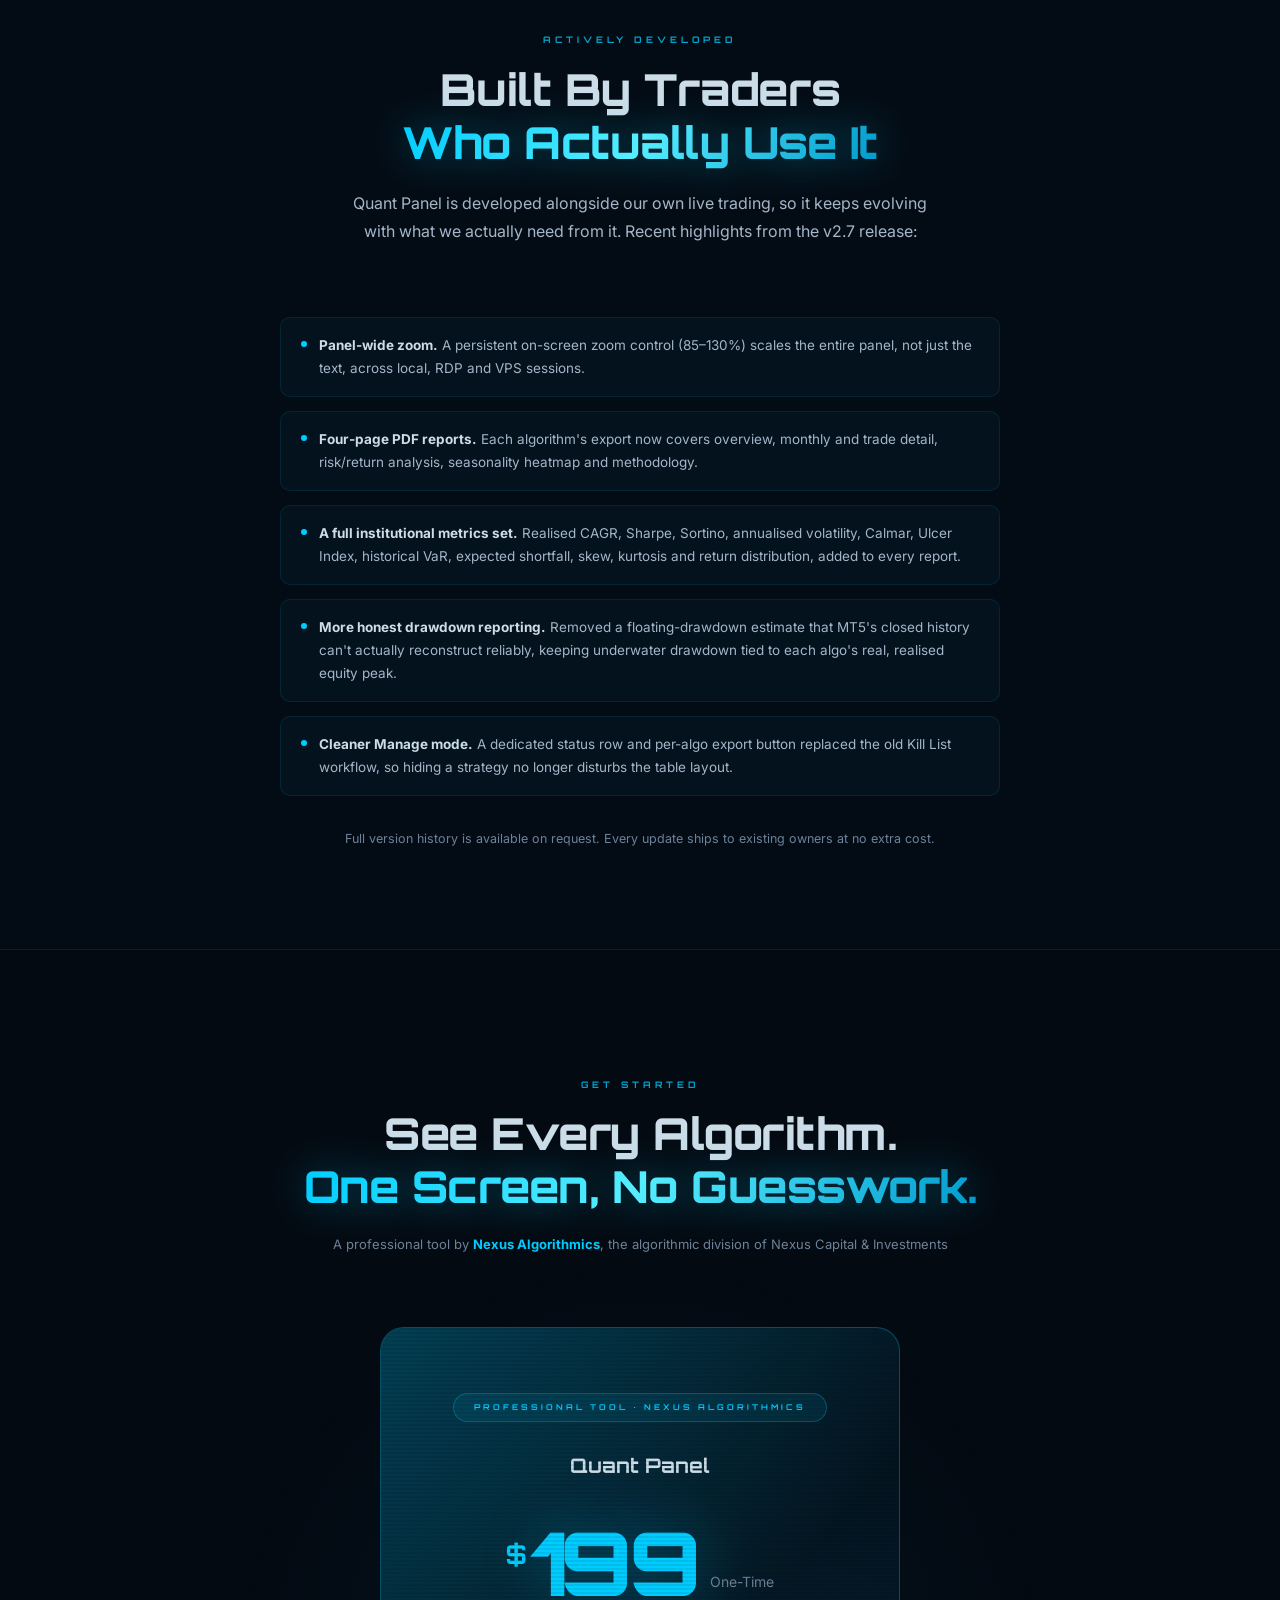
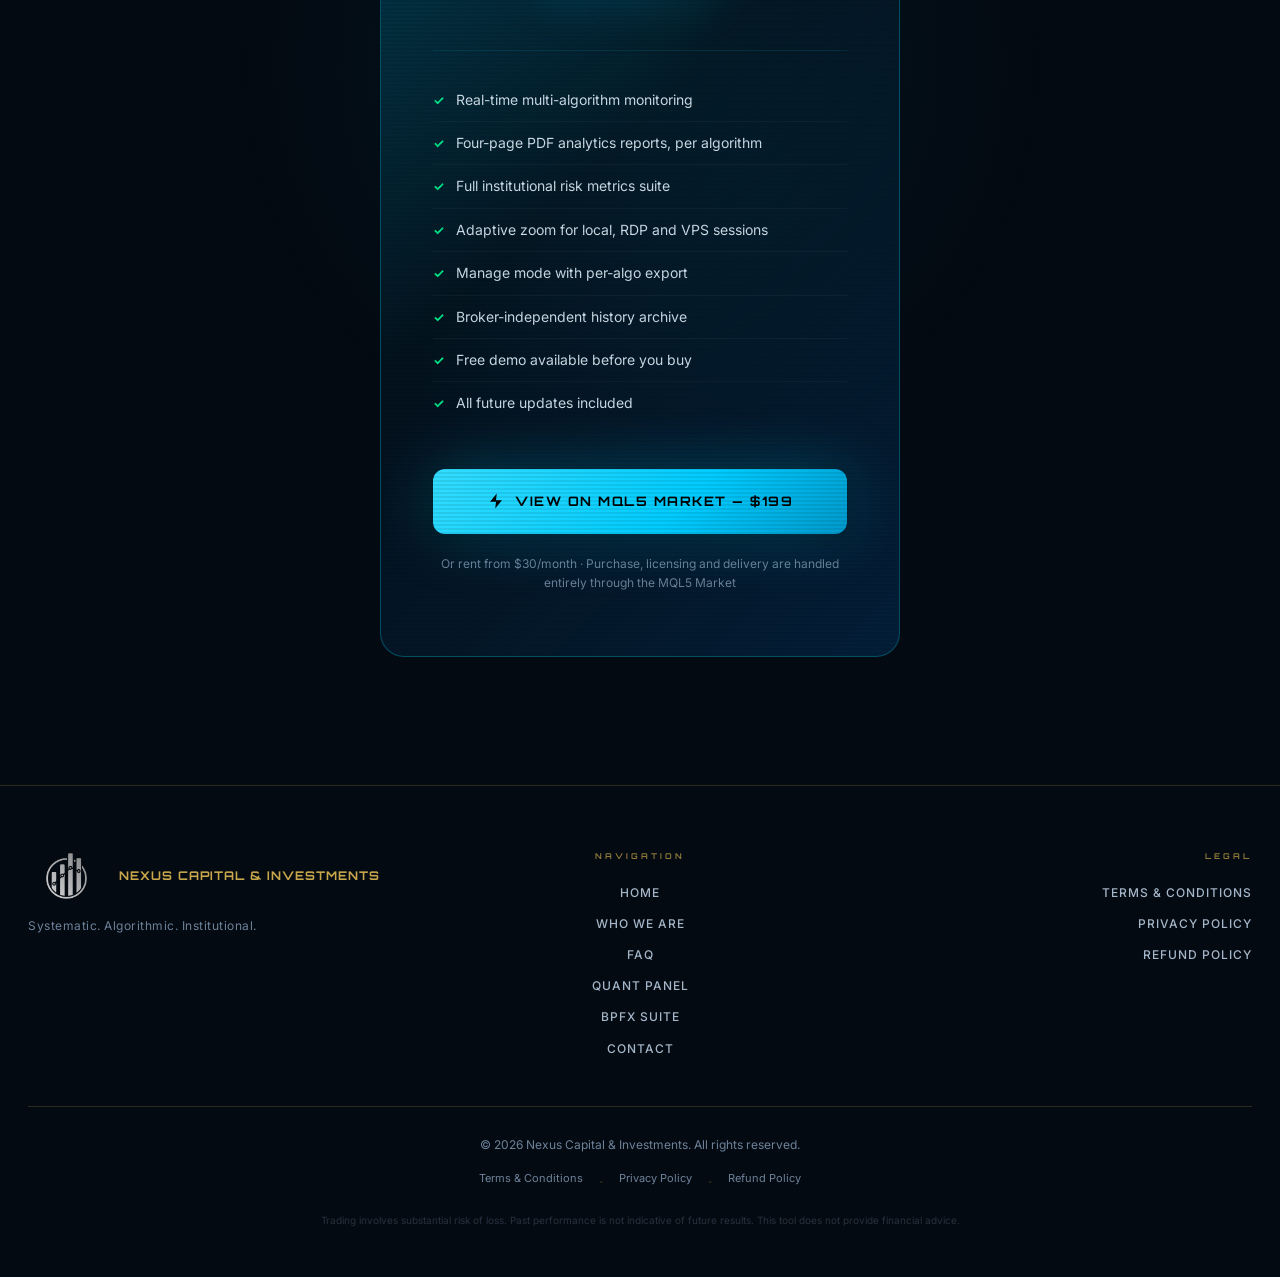
<file: products/quant-panel.html>
<!DOCTYPE html>
<html lang="en">
<head>
  <meta charset="UTF-8">
  <meta name="viewport" content="width=device-width, initial-scale=1.0">
  <link rel="icon" type="image/png" sizes="512x512" href="../Logo/favicon-512.png">
  <link rel="icon" type="image/png" sizes="192x192" href="../Logo/favicon-192.png">
  <link rel="icon" type="image/png" sizes="32x32" href="../Logo/favicon-32.png">
  <link rel="apple-touch-icon" href="../Logo/apple-touch-icon.png">
  <title>Quant Panel | Nexus Algorithmics · MetaTrader 5 Dashboard</title>
  <meta name="description" content="Quant Panel — a real-time multi-algorithm performance dashboard for MetaTrader 5, built by Nexus Algorithmics. Live P&L, institutional risk metrics and exportable PDF reports for every EA on your account.">
  <meta property="og:type" content="website">
  <meta property="og:url" content="https://nexuscapitalandinvestments.com/products/quant-panel.html">
  <meta property="og:title" content="Quant Panel | Nexus Algorithmics · MetaTrader 5 Dashboard">
  <meta property="og:description" content="Quant Panel — a real-time multi-algorithm performance dashboard for MetaTrader 5, built by Nexus Algorithmics. Live P&L, institutional risk metrics and exportable PDF reports for every EA on your account.">
  <meta property="og:image" content="https://nexuscapitalandinvestments.com/images/Main%20Images/social-preview.png">
  <meta name="twitter:card" content="summary_large_image">
  <meta name="twitter:title" content="Quant Panel | Nexus Algorithmics · MetaTrader 5 Dashboard">
  <meta name="twitter:description" content="Quant Panel — a real-time multi-algorithm performance dashboard for MetaTrader 5, built by Nexus Algorithmics. Live P&L, institutional risk metrics and exportable PDF reports for every EA on your account.">
  <meta name="twitter:image" content="https://nexuscapitalandinvestments.com/images/Main%20Images/social-preview.png">
  <link rel="preconnect" href="https://fonts.googleapis.com">
  <link rel="preconnect" href="https://fonts.gstatic.com" crossorigin>
  <link href="https://fonts.googleapis.com/css2?family=Orbitron:wght@400;500;600;700;800;900&family=Inter:wght@300;400;500;600;700&display=swap" rel="stylesheet">
  <link rel="stylesheet" href="../assets/css/style.css">
  <style>
    /* Screenshots vary widely in aspect ratio (table views vs. tall PDF export),
       so this page overrides the shared carousel's fixed 16:9 slide box with a
       flexible height instead, letting each image keep its own proportions. */
    .qp-screenshots .carousel-slide { aspect-ratio: auto; height: clamp(320px, 62vh, 600px); background: #0a0e14; }
    .qp-screenshots .carousel-slide img { object-fit: contain; }

    .qp-changelog-section { position: relative; z-index: 1; padding: 100px 28px; background: rgba(0,204,255,0.015); border-top: 1px solid var(--border); border-bottom: 1px solid var(--border); }
    .qp-changelog-list { max-width: 720px; margin: 0 auto; display: flex; flex-direction: column; gap: 14px; }
    .qp-changelog-item {
      display: flex; align-items: flex-start; gap: 12px;
      background: var(--bg-card); border: 1px solid var(--border); border-radius: 10px;
      padding: 16px 20px; font-size: 13.5px; color: var(--silver); line-height: 1.7;
    }
    .qp-changelog-item strong { color: var(--text); }
    .qp-changelog-dot { flex-shrink: 0; width: 6px; height: 6px; border-radius: 50%; background: var(--cyan); margin-top: 7px; box-shadow: 0 0 8px var(--cyan-glow-sm); }
    .qp-partner-note { text-align: center; font-size: 12.5px; color: var(--text-muted); max-width: 640px; margin: 32px auto 0; line-height: 1.7; }
  </style>
  <!-- Cloudflare Web Analytics -->
  <script type='module' src='https://static.cloudflareinsights.com/beacon.min.js' data-cf-beacon='{"token": "42544c17fb214b56bba81ecb0739444f"}'></script>
  <!-- End Cloudflare Web Analytics -->
</head>
<body class="algo-page">

  <!-- ░░ SPLASH ░░ -->
  <div id="splash" class="splash">
    <div class="splash-inner">
      <div class="splash-logo-wrap">
        <div class="splash-ring splash-ring--cyan"></div>
        <img src="../Logo/Nexus Algorithmics Logo Redraw.png" alt="Nexus Algorithmics" class="splash-logo">
      </div>
      <div class="splash-name">NEXUS ALGORITHMICS</div>
      <div class="splash-sub splash-sub--cyan">Quant Panel</div>
      <div class="splash-bar"><div class="splash-bar-fill splash-bar-fill--cyan"></div></div>
    </div>
  </div>

  <!-- ░░ PARTICLE CANVAS ░░ -->
  <canvas id="particle-canvas"></canvas>

  <!-- ░░ NAVIGATION ░░ -->
  <nav class="navbar" id="navbar">
    <div class="nav-inner">
      <a href="../index.html" class="nav-logo">
        <img src="../Logo/Nexus Capital and Investments Logo.png" alt="Nexus Capital and Investments">
        <span class="nav-brand">Nexus<span class="nav-brand-dim"> Capital &amp; Investments</span></span>
      </a>
      <ul class="nav-links" id="nav-links">
        <li><a href="../index.html" class="nav-link">Home</a></li>
        <li class="nav-dropdown">
          <button class="nav-link nav-dropdown-btn" aria-expanded="false" aria-haspopup="true">
            About <span class="nav-dropdown-caret">▾</span>
          </button>
          <div class="nav-dropdown-menu">
            <a href="../index.html#about" class="nav-dropdown-item">
              <span class="dropdown-item-title">Who We Are</span>
              <span class="dropdown-item-sub">Founders &amp; approach</span>
            </a>
            <a href="../index.html#who-we-serve" class="nav-dropdown-item">
              <span class="dropdown-item-title">Clients</span>
              <span class="dropdown-item-sub">Who we work with</span>
            </a>
            <a href="../index.html#methodology" class="nav-dropdown-item">
              <span class="dropdown-item-title">Methodology</span>
              <span class="dropdown-item-sub">How we build and test</span>
            </a>
            <a href="../index.html#markets" class="nav-dropdown-item">
              <span class="dropdown-item-title">Markets</span>
              <span class="dropdown-item-sub">What we trade</span>
            </a>
            <a href="../index.html#algo-development" class="nav-dropdown-item">
              <span class="dropdown-item-title">Algorithms</span>
              <span class="dropdown-item-sub">In-house development</span>
            </a>
          </div>
        </li>
        <li class="nav-dropdown">
          <button class="nav-link nav-dropdown-btn" aria-expanded="false" aria-haspopup="true">
            Resources <span class="nav-dropdown-caret">▾</span>
          </button>
          <div class="nav-dropdown-menu">
            <a href="../index.html#faq" class="nav-dropdown-item">
              <span class="dropdown-item-title">FAQ</span>
              <span class="dropdown-item-sub">Common questions, answered</span>
            </a>
            <a href="../reports.html" class="nav-dropdown-item">
              <span class="dropdown-item-title">Strategy Reports</span>
              <span class="dropdown-item-sub">Sample algorithm performance</span>
            </a>
            <a href="../sqx-spread-calculator.html" class="nav-dropdown-item">
              <span class="dropdown-item-title">SQX Spread Calculator</span>
              <span class="dropdown-item-sub">Free StrategyQuant tool</span>
            </a>
            <a href="../education.html" class="nav-dropdown-item">
              <span class="dropdown-item-title">Education</span>
              <span class="dropdown-item-sub coming-soon">Coming Soon</span>
            </a>
          </div>
        </li>
        <li class="nav-dropdown">
          <button class="nav-link nav-dropdown-btn" aria-expanded="false" aria-haspopup="true">
            Products <span class="nav-dropdown-caret">▾</span>
          </button>
          <div class="nav-dropdown-menu">
            <a href="../products/quant-panel.html" class="nav-dropdown-item">
              <span class="dropdown-item-title">Quant Panel</span>
              <span class="dropdown-item-sub">MT5 portfolio dashboard</span>
            </a>
            <a href="../products/bpfx-suite.html" class="nav-dropdown-item">
              <span class="dropdown-item-title">BPFX Suite</span>
              <span class="dropdown-item-sub">Recommended partner tool</span>
            </a>
          </div>
        </li>
        <li><a href="../index.html#contact" class="nav-link">Contact</a></li>
      </ul>
      <button class="nav-burger" id="nav-burger" aria-label="Open menu">
        <span></span><span></span><span></span>
      </button>
    </div>
  </nav>

  <main>

    <!-- ░░░░ HERO ░░░░ -->
    <section class="product-page-hero" id="home">
      <div class="product-page-hero-grid"></div>
      <div class="product-page-hero-glow-tl"></div>
      <div class="product-page-hero-glow-br"></div>

      <div class="product-page-hero-inner">

        <div class="hero-text">

          <div class="nci-origin-badge">
            <img src="../Logo/Nexus Capital and Investments Logo.png" alt="Nexus Capital and Investments">
            <span class="nci-origin-badge-text">A Nexus Capital &amp; Investments Division</span>
          </div>

          <div class="hero-product-name">Nexus Algorithmics</div>

          <div class="hero-eyebrow">
            <span class="eyebrow-pulse"></span>
            MetaTrader 5 &middot; Live on MQL5 Market
          </div>

          <h1 class="hero-heading">
            One Dashboard.<br>
            <span class="text-glow">Every Algorithm.</span>
          </h1>

          <p class="hero-sub">
            Quant Panel is a real-time performance dashboard for MetaTrader 5 that tracks every algorithm running on your account from a single screen: live P&amp;L, drawdown, win rate, and full institutional-grade analytics, calculated independently per strategy. Built by Nexus Algorithmics, the algorithmic division of Nexus Capital &amp; Investments.
          </p>

          <div class="hero-actions">
            <a href="https://www.mql5.com/en/market/product/143061?source=Site+Market+My+Products+Page" class="btn-primary" target="_blank" rel="noopener noreferrer">
              <svg width="16" height="16" viewBox="0 0 24 24" fill="currentColor"><path d="M13 2L4.09 12.97 12 12.97 11 22 19.91 11.03 12 11.03z"/></svg>
              View on MQL5 Market
            </a>
            <a href="#features" class="btn-ghost">
              See Features
              <svg width="14" height="14" viewBox="0 0 24 24" fill="none" stroke="currentColor" stroke-width="2" class="btn-arrow"><path d="M12 5v14M5 12l7 7 7-7"/></svg>
            </a>
          </div>

          <div class="hero-trust">
            <div class="trust-badge"><span class="trust-check">✓</span> Free Demo Available</div>
            <div class="trust-badge"><span class="trust-check">✓</span> Independent Per-Algo Tracking</div>
            <div class="trust-badge"><span class="trust-check">✓</span> Actively Developed</div>
          </div>
        </div>

        <!-- Right: Panel Mockup -->
        <div class="hero-visual">
          <div class="mockup-scene">
            <div class="mockup-glow"></div>
            <img src="../images/Quant%20Panel/quant-panel-hero.svg" class="atas-window" alt="Quant Panel multi-algorithm dashboard">
            <div class="data-chip chip-1"><span class="chip-dot chip-dot--green"></span>23 Strategies &middot; Live</div>
            <div class="data-chip chip-2" style="top:96px;left:-56px;"><span class="chip-dot"></span>Independent Per-Algo P&amp;L</div>
            <div class="data-chip chip-3"><span class="chip-dot"></span>4-Page PDF Export</div>
          </div>
        </div>

      </div><!-- /hero-inner -->

      <div class="scroll-cue">
        <div class="scroll-cue-line"></div>
        <span>SCROLL</span>
      </div>
    </section><!-- /hero -->


    <!-- ░░░░ STATS BAR ░░░░ -->
    <div class="stats-bar">
      <div class="stats-inner">
        <div class="stat">
          <div class="stat-number" data-count="15">0</div>
          <div class="stat-label">Institutional Risk Metrics</div>
        </div>
        <div class="stat-sep"></div>
        <div class="stat">
          <div class="stat-number">4-Page</div>
          <div class="stat-label">PDF Analytics Reports</div>
        </div>
        <div class="stat-sep"></div>
        <div class="stat">
          <div class="stat-number" data-count="4">0</div>
          <div class="stat-label">Zoom Levels, Any Session</div>
        </div>
        <div class="stat-sep"></div>
        <div class="stat">
          <div class="stat-number">$199</div>
          <div class="stat-label">One-Time Purchase</div>
        </div>
      </div>
    </div>


    <!-- ░░░░ FEATURES ░░░░ -->
    <section class="features" id="features">
      <div class="section-wrap">

        <div class="section-header">
          <div class="section-label section-label--cyan">WHAT YOU GET</div>
          <h2 class="section-title">Stop Juggling Charts.<br><span class="text-glow">Start Monitoring Properly.</span></h2>
          <p class="section-desc">Every algorithm on your account, tracked independently, with the same rigour we apply to our own live trading.</p>
        </div>

        <div class="features-grid">

          <div class="feat-card" data-tilt>
            <div class="feat-card-shine"></div>
            <div class="feat-icon">
              <svg viewBox="0 0 48 48" xmlns="http://www.w3.org/2000/svg" fill="none">
                <rect x="6" y="8" width="36" height="32" rx="4" stroke="#00ccff" stroke-width="1.5" fill="rgba(0,204,255,0.05)"/>
                <line x1="6" y1="17" x2="42" y2="17" stroke="rgba(0,204,255,0.3)" stroke-width="1"/>
                <rect x="10" y="22" width="8" height="6" rx="2" fill="rgba(0,204,255,0.25)" stroke="#00ccff" stroke-width="0.8"/>
                <rect x="26" y="22" width="12" height="4" rx="2" fill="rgba(0,204,255,0.15)" stroke="#00ccff" stroke-width="0.8"/>
                <rect x="10" y="31" width="8" height="6" rx="2" fill="rgba(0,204,255,0.3)" stroke="#00ccff" stroke-width="0.8"/>
              </svg>
            </div>
            <div class="feat-tag">Live Tracking</div>
            <h3 class="feat-title">Real-Time Multi-Algo Monitoring</h3>
            <p class="feat-desc">Track every EA on your account from one panel, with each strategy's P&amp;L, drawdown and equity calculated independently against its own virtual starting balance, not blended into one misleading average.</p>
          </div>

          <div class="feat-card" data-tilt>
            <div class="feat-card-shine"></div>
            <div class="feat-icon">
              <svg viewBox="0 0 48 48" xmlns="http://www.w3.org/2000/svg" fill="none">
                <rect x="10" y="4" width="28" height="40" rx="3" stroke="#00ccff" stroke-width="1.5" fill="rgba(0,204,255,0.05)"/>
                <line x1="15" y1="12" x2="33" y2="12" stroke="rgba(0,204,255,0.4)" stroke-width="1.2"/>
                <line x1="15" y1="18" x2="33" y2="18" stroke="rgba(0,204,255,0.25)" stroke-width="1"/>
                <path d="M15 30 L20 24 L25 28 L33 18" stroke="#00ccff" stroke-width="1.3" stroke-linecap="round" fill="none"/>
                <line x1="15" y1="38" x2="33" y2="38" stroke="rgba(0,204,255,0.25)" stroke-width="1"/>
              </svg>
            </div>
            <div class="feat-tag">Deep Analytics</div>
            <h3 class="feat-title">Four-Page PDF Analytics Reports</h3>
            <p class="feat-desc">Export a full report for any algorithm: overview, monthly and trade detail, risk/return analysis, and a seasonality heatmap with calculation methodology, written natively with no external dependencies.</p>
          </div>

          <div class="feat-card" data-tilt>
            <div class="feat-card-shine"></div>
            <div class="feat-icon">
              <svg viewBox="0 0 48 48" xmlns="http://www.w3.org/2000/svg" fill="none">
                <path d="M14 8 L34 8 L24 22 L34 40 L14 40 L24 22 Z" stroke="#00ccff" stroke-width="1.5" fill="rgba(0,204,255,0.05)"/>
              </svg>
            </div>
            <div class="feat-tag">Institutional Grade</div>
            <h3 class="feat-title">Real Risk Metrics, Not Just P&amp;L</h3>
            <p class="feat-desc">Sharpe, Sortino, Calmar, Ulcer Index, historical VaR, expected shortfall, skew, kurtosis, annualised volatility and realised CAGR, calculated per algorithm alongside the fundamentals: profit factor, expectancy, average win/loss and recovery factor.</p>
          </div>

          <div class="feat-card" data-tilt>
            <div class="feat-card-shine"></div>
            <div class="feat-icon">
              <svg viewBox="0 0 48 48" xmlns="http://www.w3.org/2000/svg" fill="none">
                <circle cx="24" cy="24" r="17" stroke="#00ccff" stroke-width="1.5" fill="rgba(0,204,255,0.05)"/>
                <path d="M24 24 L24 12" stroke="#00ccff" stroke-width="1.5" stroke-linecap="round"/>
                <path d="M24 24 L32 30" stroke="#00ccff" stroke-width="1.5" stroke-linecap="round"/>
                <circle cx="24" cy="24" r="2" fill="#00ccff"/>
              </svg>
            </div>
            <div class="feat-tag">Any Session</div>
            <h3 class="feat-title">Adaptive Zoom, Local or VPS</h3>
            <p class="feat-desc">A persistent on-screen zoom control (85%, 100%, 115%, 130%) scales the entire panel, rows, charts and popups included, so the dashboard reads cleanly whether you're local, on RDP, or running on a VPS.</p>
          </div>

          <div class="feat-card" data-tilt>
            <div class="feat-card-shine"></div>
            <div class="feat-icon">
              <svg viewBox="0 0 48 48" xmlns="http://www.w3.org/2000/svg" fill="none">
                <rect x="8" y="10" width="32" height="28" rx="3" stroke="#00ccff" stroke-width="1.5" fill="rgba(0,204,255,0.05)"/>
                <path d="M15 24 L20 29 L33 16" stroke="#00e88a" stroke-width="1.8" stroke-linecap="round" stroke-linejoin="round"/>
              </svg>
            </div>
            <div class="feat-tag">Stay Organised</div>
            <h3 class="feat-title">Manage Mode</h3>
            <p class="feat-desc">Hide or show individual algorithms from the dashboard without losing their history, with a dedicated status row and per-algo export button, so you can curate your view without ever deleting data.</p>
          </div>

          <div class="feat-card" data-tilt>
            <div class="feat-card-shine"></div>
            <div class="feat-icon">
              <svg viewBox="0 0 48 48" xmlns="http://www.w3.org/2000/svg" fill="none">
                <path d="M8 30 L8 14 Q8 10 12 10 L36 10 Q40 10 40 14 L40 30" stroke="#00ccff" stroke-width="1.5" fill="none"/>
                <rect x="6" y="30" width="36" height="8" rx="2" stroke="#00ccff" stroke-width="1.5" fill="rgba(0,204,255,0.08)"/>
                <path d="M16 20 L22 26 L32 14" stroke="rgba(0,204,255,0.6)" stroke-width="1.3" stroke-linecap="round" fill="none"/>
              </svg>
            </div>
            <div class="feat-tag">No Data Loss</div>
            <h3 class="feat-title">Broker-Independent History</h3>
            <p class="feat-desc">Merges live broker data with an account-specific archive stored locally, so broker-pruned demo history doesn't quietly erase your track record. Current broker data always takes precedence when a record is corrected.</p>
          </div>

        </div><!-- /features-grid -->
      </div>
    </section><!-- /features -->


    <!-- ░░░░ HOW IT WORKS ░░░░ -->
    <section class="how-it-works" id="how-it-works">
      <div class="section-wrap">

        <div class="section-header">
          <div class="section-label section-label--cyan">GETTING STARTED</div>
          <h2 class="section-title">Set Up Once.<br><span class="text-glow">Monitor Forever.</span></h2>
        </div>

        <div class="steps-row">
          <div class="step" data-reveal>
            <div class="step-num">01</div>
            <div class="step-icon">
              <svg viewBox="0 0 40 40" fill="none" xmlns="http://www.w3.org/2000/svg">
                <rect x="4" y="8" width="32" height="24" rx="4" stroke="#00ccff" stroke-width="1.5" fill="rgba(0,204,255,0.05)"/>
                <line x1="4" y1="16" x2="36" y2="16" stroke="rgba(0,204,255,0.3)" stroke-width="1"/>
                <circle cx="12" cy="12" r="1.5" fill="#00ccff"/>
              </svg>
            </div>
            <h3>Attach To Any Chart</h3>
            <p>Quant Panel runs from a single chart and reads your account's complete trade history, no per-symbol setup required.</p>
          </div>

          <div class="step-arrow">
            <svg viewBox="0 0 60 24" fill="none" xmlns="http://www.w3.org/2000/svg">
              <line x1="0" y1="12" x2="50" y2="12" stroke="rgba(0,204,255,0.3)" stroke-width="1" stroke-dasharray="4 3"/>
              <path d="M46 6 L54 12 L46 18" stroke="rgba(0,204,255,0.5)" stroke-width="1.5" stroke-linecap="round" stroke-linejoin="round"/>
            </svg>
          </div>

          <div class="step" data-reveal>
            <div class="step-num">02</div>
            <div class="step-icon">
              <svg viewBox="0 0 40 40" fill="none" xmlns="http://www.w3.org/2000/svg">
                <rect x="4" y="4" width="32" height="32" rx="4" stroke="rgba(0,204,255,0.3)" stroke-width="1" fill="rgba(0,204,255,0.03)"/>
                <line x1="10" y1="14" x2="30" y2="14" stroke="#00ccff" stroke-width="1.5"/>
                <line x1="10" y1="20" x2="24" y2="20" stroke="rgba(0,204,255,0.5)" stroke-width="1.5"/>
                <line x1="10" y1="26" x2="27" y2="26" stroke="rgba(0,204,255,0.4)" stroke-width="1.5"/>
              </svg>
            </div>
            <h3>Configure Your View</h3>
            <p>Set your refresh rate, visible columns and magic-number grouping to match how you actually trade, then choose your zoom level for the session.</p>
          </div>

          <div class="step-arrow">
            <svg viewBox="0 0 60 24" fill="none" xmlns="http://www.w3.org/2000/svg">
              <line x1="0" y1="12" x2="50" y2="12" stroke="rgba(0,204,255,0.3)" stroke-width="1" stroke-dasharray="4 3"/>
              <path d="M46 6 L54 12 L46 18" stroke="rgba(0,204,255,0.5)" stroke-width="1.5" stroke-linecap="round" stroke-linejoin="round"/>
            </svg>
          </div>

          <div class="step" data-reveal>
            <div class="step-num">03</div>
            <div class="step-icon">
              <svg viewBox="0 0 40 40" fill="none" xmlns="http://www.w3.org/2000/svg">
                <circle cx="20" cy="20" r="17" stroke="rgba(0,204,255,0.2)" stroke-width="1" stroke-dasharray="2 3"/>
                <path d="M12 24 L16 20 L20 24 L28 12" stroke="#00ccff" stroke-width="1.8" stroke-linecap="round" stroke-linejoin="round" fill="none"/>
              </svg>
            </div>
            <h3>Monitor &amp; Export</h3>
            <p>Watch live performance update in real time, and export a full PDF analytics report for any algorithm whenever you need one.</p>
          </div>
        </div>

      </div>
    </section><!-- /how-it-works -->


    <!-- ░░░░ REAL SCREENSHOTS ░░░░ -->
    <section class="screenshots-section qp-screenshots" id="screenshots">
      <div class="section-wrap">
        <div class="section-header">
          <div class="section-label section-label--cyan">THE REAL INTERFACE</div>
          <h2 class="section-title">No Mockups.<br><span class="text-glow">This Is Quant Panel Live.</span></h2>
          <p class="section-desc">Every screen below is the actual dashboard, running on a real account.</p>
        </div>

        <div class="carousel-wrap">
          <div class="carousel-viewport">
            <div class="carousel-track">
              <div class="carousel-slide"><img src="../images/Quant%20Panel/screenshot-main-table.jpg" alt="Quant Panel main table view across a full multi-algorithm portfolio" loading="lazy"></div>
              <div class="carousel-slide"><img src="../images/Quant%20Panel/screenshot-strategy-detail.jpg" alt="Quant Panel strategy detail popup with full statistics and equity curve" loading="lazy"></div>
              <div class="carousel-slide"><img src="../images/Quant%20Panel/screenshot-manage-mode.jpg" alt="Quant Panel Manage mode showing hide/show controls across a full multi-algorithm portfolio" loading="lazy"></div>
              <div class="carousel-slide"><img src="../images/Quant%20Panel/screenshot-symbol-filter.jpg" alt="Quant Panel table filtered to a single symbol" loading="lazy"></div>
              <div class="carousel-slide"><img src="../images/Quant%20Panel/screenshot-pdf-report.jpg" alt="Quant Panel exported PDF analytics report, page one" loading="lazy"></div>
            </div>
          </div>
          <button class="carousel-btn carousel-prev" aria-label="Previous screenshot">&#8249;</button>
          <button class="carousel-btn carousel-next" aria-label="Next screenshot">&#8250;</button>
          <div class="carousel-dots">
            <button class="carousel-dot active" aria-label="Screenshot 1"></button>
            <button class="carousel-dot"        aria-label="Screenshot 2"></button>
            <button class="carousel-dot"        aria-label="Screenshot 3"></button>
            <button class="carousel-dot"        aria-label="Screenshot 4"></button>
            <button class="carousel-dot"        aria-label="Screenshot 5"></button>
          </div>
        </div>

        <p style="text-align:center;font-size:12px;color:var(--text-muted);margin-top:24px;line-height:1.7;">Main table, strategy detail, Manage mode, symbol filtering and a PDF export, all from a live account.</p>
      </div>
    </section><!-- /screenshots -->


    <!-- ░░░░ RECENT UPDATES ░░░░ -->
    <section class="qp-changelog-section">
      <div class="section-wrap">

        <div class="section-header">
          <div class="section-label section-label--cyan">ACTIVELY DEVELOPED</div>
          <h2 class="section-title">Built By Traders<br><span class="text-glow">Who Actually Use It</span></h2>
          <p class="section-desc">Quant Panel is developed alongside our own live trading, so it keeps evolving with what we actually need from it. Recent highlights from the v2.7 release:</p>
        </div>

        <div class="qp-changelog-list">
          <div class="qp-changelog-item"><span class="qp-changelog-dot"></span><span><strong>Panel-wide zoom.</strong> A persistent on-screen zoom control (85–130%) scales the entire panel, not just the text, across local, RDP and VPS sessions.</span></div>
          <div class="qp-changelog-item"><span class="qp-changelog-dot"></span><span><strong>Four-page PDF reports.</strong> Each algorithm's export now covers overview, monthly and trade detail, risk/return analysis, seasonality heatmap and methodology.</span></div>
          <div class="qp-changelog-item"><span class="qp-changelog-dot"></span><span><strong>A full institutional metrics set.</strong> Realised CAGR, Sharpe, Sortino, annualised volatility, Calmar, Ulcer Index, historical VaR, expected shortfall, skew, kurtosis and return distribution, added to every report.</span></div>
          <div class="qp-changelog-item"><span class="qp-changelog-dot"></span><span><strong>More honest drawdown reporting.</strong> Removed a floating-drawdown estimate that MT5's closed history can't actually reconstruct reliably, keeping underwater drawdown tied to each algo's real, realised equity peak.</span></div>
          <div class="qp-changelog-item"><span class="qp-changelog-dot"></span><span><strong>Cleaner Manage mode.</strong> A dedicated status row and per-algo export button replaced the old Kill List workflow, so hiding a strategy no longer disturbs the table layout.</span></div>
        </div>

        <p class="qp-partner-note">Full version history is available on request. Every update ships to existing owners at no extra cost.</p>
      </div>
    </section><!-- /qp-changelog -->


    <!-- ░░░░ PRICING ░░░░ -->
    <section class="pricing" id="pricing">
      <div class="pricing-bg-glow"></div>
      <div class="section-wrap">

        <div class="section-header">
          <div class="section-label section-label--cyan">GET STARTED</div>
          <h2 class="section-title">See Every Algorithm.<br><span class="text-glow">One Screen, No Guesswork.</span></h2>
          <p style="margin-top:16px;font-size:13px;color:var(--text-muted);text-align:center;">
            A professional tool by <strong style="color:var(--cyan);">Nexus Algorithmics</strong>, the algorithmic division of Nexus Capital &amp; Investments
          </p>
        </div>

        <div class="pricing-card">
          <div class="pricing-card-glow"></div>
          <div class="pricing-badge">PROFESSIONAL TOOL &middot; NEXUS ALGORITHMICS</div>
          <div class="pricing-name">Quant Panel</div>
          <div class="pricing-price-wrap">
            <span class="price-sym">$</span>
            <span class="price-num">199</span>
            <span class="price-period">One-Time</span>
          </div>
          <ul class="pricing-list">
            <li><span class="plist-check">✓</span> Real-time multi-algorithm monitoring</li>
            <li><span class="plist-check">✓</span> Four-page PDF analytics reports, per algorithm</li>
            <li><span class="plist-check">✓</span> Full institutional risk metrics suite</li>
            <li><span class="plist-check">✓</span> Adaptive zoom for local, RDP and VPS sessions</li>
            <li><span class="plist-check">✓</span> Manage mode with per-algo export</li>
            <li><span class="plist-check">✓</span> Broker-independent history archive</li>
            <li><span class="plist-check">✓</span> Free demo available before you buy</li>
            <li><span class="plist-check">✓</span> All future updates included</li>
          </ul>
          <a href="https://www.mql5.com/en/market/product/143061?source=Site+Market+My+Products+Page" class="btn-pricing" target="_blank" rel="noopener noreferrer">
            <svg width="18" height="18" viewBox="0 0 24 24" fill="currentColor"><path d="M13 2L4.09 12.97 12 12.97 11 22 19.91 11.03 12 11.03z"/></svg>
            View on MQL5 Market — $199
          </a>
          <p class="pricing-note">Or rent from $30/month &middot; Purchase, licensing and delivery are handled entirely through the MQL5 Market</p>
        </div>

      </div>
    </section><!-- /pricing -->

  </main>


  <!-- ░░ FOOTER ░░ -->
  <footer class="nci-footer">
    <div class="footer-inner">
      <div class="footer-top">

        <div class="footer-brand">
          <div class="footer-brand-row">
            <img src="../Logo/Nexus Capital and Investments Logo.png" alt="Nexus Capital and Investments" class="footer-logo">
            <div class="footer-brand-name">Nexus Capital &amp; Investments</div>
          </div>
          <p class="footer-tagline">Systematic. Algorithmic. Institutional.</p>
        </div>

        <div class="footer-nav-col">
          <div class="footer-nav-title">Navigation</div>
          <div class="footer-nav-links">
            <a href="../index.html">Home</a>
            <a href="../index.html#about">Who We Are</a>
            <a href="../index.html#faq">FAQ</a>
            <a href="quant-panel.html">Quant Panel</a>
            <a href="bpfx-suite.html">BPFX Suite</a>
            <a href="../index.html#contact">Contact</a>
          </div>
        </div>

        <div class="footer-legal">
          <div class="footer-legal-title">Legal</div>
          <div class="footer-nav-links">
            <a href="../legal/terms.html">Terms &amp; Conditions</a>
            <a href="../legal/privacy.html">Privacy Policy</a>
            <a href="../legal/refund-policy.html">Refund Policy</a>
          </div>
        </div>

      </div>

      <div class="footer-bottom">
        <p>© 2026 Nexus Capital &amp; Investments. All rights reserved.</p>
        <div style="display:flex;gap:16px;flex-wrap:wrap;justify-content:center;margin:8px 0;">
          <a href="../legal/terms.html" style="font-size:11px;color:var(--text-muted);">Terms &amp; Conditions</a>
          <span style="color:var(--gold-border);">·</span>
          <a href="../legal/privacy.html" style="font-size:11px;color:var(--text-muted);">Privacy Policy</a>
          <span style="color:var(--gold-border);">·</span>
          <a href="../legal/refund-policy.html" style="font-size:11px;color:var(--text-muted);">Refund Policy</a>
        </div>
        <p class="footer-risk">Trading involves substantial risk of loss. Past performance is not indicative of future results. This tool does not provide financial advice.</p>
      </div>
    </div>
  </footer>

  <script src="../assets/js/main.js"></script>
</body>
</html>
</file>
<file: assets/css/style.css>
/* ═══════════════════════════════════════════════════════════════
   NEXUS CAPITAL & INVESTMENTS — Full Website
   NCI Gold #c9a84c  ·  Algo Cyan #00ccff  ·  Dark Navy #040a12
═══════════════════════════════════════════════════════════════ */

/* ── Custom Properties ── */
:root {
  --bg:           #040a12;
  --bg-2:         #070f1c;
  --bg-card:      rgba(0, 180, 220, 0.04);
  /* NCI Gold */
  --gold:         #c9a84c;
  --gold-bright:  #e2c068;
  --gold-dim:     #a07a2a;
  --gold-glow:    rgba(201, 168, 76, 0.30);
  --gold-glow-sm: rgba(201, 168, 76, 0.15);
  --gold-card:    rgba(201, 168, 76, 0.09);
  --gold-border:  rgba(201, 168, 76, 0.20);
  --gold-border-hi: rgba(201, 168, 76, 0.45);
  /* Algo Cyan */
  --cyan:         #00ccff;
  --cyan-bright:  #33ddff;
  --cyan-dim:     #0099cc;
  --cyan-glow:    rgba(0, 204, 255, 0.28);
  --cyan-glow-sm: rgba(0, 204, 255, 0.14);
  /* Shared */
  --green:        #00e88a;
  --red:          #ff4646;
  --silver:       #a4b6c8;
  --text:         #ccdde8;
  --text-muted:   #6d8299;
  --border:       rgba(0, 204, 255, 0.1);
  --border-hi:    rgba(0, 204, 255, 0.32);
  --font-head:    'Orbitron', sans-serif;
  --font-body:    'Inter', system-ui, sans-serif;
  --ease:         cubic-bezier(0.25, 0.46, 0.45, 0.94);
  --radius:       14px;
}

/* ── Reset & Base ── */
*, *::before, *::after { box-sizing: border-box; margin: 0; padding: 0; }
html { scroll-behavior: smooth; font-size: 16px; }
body {
  background-color: var(--bg);
  color: var(--text);
  font-family: var(--font-body);
  line-height: 1.6;
  overflow-x: hidden;
  -webkit-font-smoothing: antialiased;
}
a { text-decoration: none; color: inherit; }
img { display: block; max-width: 100%; }
svg { display: block; }

/* ── Particle Canvas ── */
#particle-canvas {
  position: fixed; inset: 0; z-index: 0;
  pointer-events: none; opacity: 1;
}

/* ═══════════════════════════════════════════════════════════════
   GLOBAL SITE BACKGROUND EFFECTS (injected by main.js, every page)
═══════════════════════════════════════════════════════════════ */
.site-bg-effects {
  position: fixed; inset: 0; pointer-events: none; z-index: 0;
}

/* Rectangular grid texture — same technique as the depth grid (proven visible) */
.site-bg-hex {
  position: absolute; inset: 0;
  background-image:
    linear-gradient(rgba(201,168,76,0.08) 1px, transparent 1px),
    linear-gradient(90deg, rgba(201,168,76,0.06) 1px, transparent 1px);
  background-size: 80px 80px;
  animation: grid-drift 22s linear infinite;
}
.site-bg-effects--algo .site-bg-hex {
  background-image:
    linear-gradient(rgba(0,204,255,0.07) 1px, transparent 1px),
    linear-gradient(90deg, rgba(0,204,255,0.05) 1px, transparent 1px);
}
@keyframes grid-drift {
  0%   { background-position: 0 0; }
  100% { background-position: 80px 80px; }
}

/* Diagonal light rays */
.site-bg-rays {
  position: absolute; inset: 0;
  background:
    linear-gradient(122deg, transparent 15%, rgba(201,168,76,0.07) 35%, transparent 55%),
    linear-gradient(152deg, transparent 20%, rgba(201,168,76,0.045) 48%, transparent 66%),
    linear-gradient(76deg,  transparent 38%, rgba(201,168,76,0.03) 58%, transparent 72%);
  animation: ray-shift 14s ease-in-out infinite alternate;
}
.site-bg-effects--algo .site-bg-rays {
  background:
    linear-gradient(122deg, transparent 15%, rgba(0,204,255,0.055) 35%, transparent 55%),
    linear-gradient(152deg, transparent 20%, rgba(0,204,255,0.035) 48%, transparent 66%),
    linear-gradient(76deg,  transparent 38%, rgba(0,204,255,0.022) 58%, transparent 72%);
}

/* Corner pulse rings (top-right of viewport) */
.site-bg-rings {
  position: absolute; top: -100px; right: -100px;
  width: 520px; height: 520px; pointer-events: none;
}
.site-bg-ring {
  position: absolute; inset: 0; border-radius: 50%;
  border: 1px solid rgba(201,168,76,0.45);
  animation: scan-ring-pulse 8s ease-out infinite;
  animation-delay: var(--d, 0s);
}
.site-bg-effects--algo .site-bg-ring {
  border-color: rgba(0,204,255,0.40);
}

/* ── Utility ── */
.text-glow {
  background: linear-gradient(120deg, var(--cyan) 0%, #55eeff 50%, var(--cyan-dim) 100%);
  -webkit-background-clip: text; -webkit-text-fill-color: transparent;
  background-clip: text;
  filter: drop-shadow(0 0 20px rgba(0,204,255,0.4));
}
.text-glow-gold {
  background: linear-gradient(120deg, var(--gold-bright) 0%, var(--gold) 50%, var(--gold-dim) 100%);
  -webkit-background-clip: text; -webkit-text-fill-color: transparent;
  background-clip: text;
  filter: drop-shadow(0 0 20px rgba(201,168,76,0.45));
}


/* ═══════════════════════════════════════════════════════════════
   NAVIGATION — NCI Branded (shared across all pages)
═══════════════════════════════════════════════════════════════ */
.navbar {
  position: fixed; top: 0; left: 0; right: 0; z-index: 900;
  padding: 16px 0;
  transition: padding 0.4s var(--ease), background 0.4s var(--ease), border-color 0.4s var(--ease);
  border-bottom: 1px solid transparent;
}
.navbar.scrolled {
  background: rgba(4, 10, 18, 0.94);
  backdrop-filter: blur(24px); -webkit-backdrop-filter: blur(24px);
  border-bottom-color: var(--gold-border);
  padding: 10px 0;
}

.nav-inner {
  max-width: 1240px; margin: 0 auto; padding: 0 28px;
  display: flex; align-items: center; gap: 36px;
}

/* Logo */
.nav-logo { display: flex; align-items: center; gap: 12px; flex-shrink: 0; }
.nav-logo img {
  height: 82px; width: auto; max-width: 200px;
  object-fit: contain;
}
.nav-brand {
  font-family: var(--font-head); font-size: 11px; font-weight: 700;
  color: var(--gold); letter-spacing: 1px; text-transform: uppercase;
}
.nav-brand-dim { color: var(--silver); font-weight: 400; }

/* Nav Links */
.nav-links {
  display: flex; list-style: none; gap: 18px; margin-left: auto;
  align-items: center;
}
.nav-link {
  font-size: 11px; font-weight: 500; letter-spacing: 1.5px;
  text-transform: uppercase; color: var(--silver);
  transition: color 0.25s; position: relative;
  background: none; border: none; cursor: pointer;
  font-family: var(--font-body); padding: 0;
  white-space: nowrap;
}
.nav-link::after {
  content: ''; position: absolute; bottom: -4px; left: 0;
  width: 0; height: 1px; background: var(--gold);
  transition: width 0.3s var(--ease);
}
.nav-link:hover { color: var(--gold); }
.nav-link:hover::after { width: 100%; }

/* Products Dropdown */
.nav-dropdown { position: relative; }
.nav-dropdown-btn {
  display: flex; align-items: center; gap: 5px;
}
.nav-dropdown-caret {
  font-size: 9px; transition: transform 0.25s var(--ease);
  display: inline-block;
}
.nav-dropdown.open .nav-dropdown-caret,
.nav-dropdown:hover .nav-dropdown-caret { transform: rotate(180deg); }

.nav-dropdown-menu {
  position: absolute; top: 100%; left: 50%;
  transform: translateX(-50%);
  background: rgba(4, 10, 18, 0.98);
  border: 1px solid var(--gold-border-hi);
  border-radius: 12px;
  padding: 8px;
  min-width: 220px;
  opacity: 0; visibility: hidden; pointer-events: none;
  transition: opacity 0.25s var(--ease), transform 0.25s var(--ease);
  transform: translateX(-50%) translateY(-8px);
  backdrop-filter: blur(20px); -webkit-backdrop-filter: blur(20px);
  box-shadow: 0 20px 60px rgba(0,0,0,0.6), 0 0 40px rgba(201,168,76,0.06);
}
.nav-dropdown-menu::before {
  content: ''; position: absolute; top: -14px; left: 0; right: 0; height: 14px;
}
.nav-dropdown.open .nav-dropdown-menu,
.nav-dropdown:hover .nav-dropdown-menu {
  opacity: 1; visibility: visible; pointer-events: all;
  transform: translateX(-50%) translateY(0);
}
.nav-dropdown-item {
  display: flex; flex-direction: column; gap: 3px;
  padding: 12px 16px; border-radius: 8px;
  transition: background 0.2s;
}
.nav-dropdown-item:hover { background: rgba(201, 168, 76, 0.07); }
.dropdown-item-title {
  font-family: var(--font-head); font-size: 10px; font-weight: 700;
  letter-spacing: 1px; text-transform: uppercase; color: var(--text);
}
.dropdown-item-sub {
  font-size: 11px; color: var(--silver);
}
.coming-soon {
  color: var(--gold) !important; font-size: 10px !important;
  font-style: italic;
}
/* Dropdown hover line on trigger */
.nav-dropdown.open .nav-link::after,
.nav-dropdown:hover .nav-link::after { width: 100%; }

/* Burger */
.nav-burger {
  display: none; flex-direction: column; justify-content: center;
  align-items: center; gap: 5px; width: 38px; height: 38px;
  background: none; border: 1px solid var(--gold-border); border-radius: 6px;
  cursor: pointer; padding: 0; margin-left: auto;
}
.nav-burger span {
  display: block; width: 18px; height: 1.5px;
  background: var(--gold); border-radius: 2px;
  transition: all 0.3s var(--ease);
}
.nav-burger.open span:nth-child(1) { transform: translateY(6.5px) rotate(45deg); }
.nav-burger.open span:nth-child(2) { opacity: 0; }
.nav-burger.open span:nth-child(3) { transform: translateY(-6.5px) rotate(-45deg); }

/* Lock background scroll while the mobile nav panel is open */
body.nav-open { overflow: hidden; }


/* ═══════════════════════════════════════════════════════════════
   SPLASH SCREEN
═══════════════════════════════════════════════════════════════ */
.splash {
  position: fixed; inset: 0; z-index: 9999; background: #040a12;
  display: flex; align-items: center; justify-content: center;
  opacity: 1; transition: opacity 0.9s ease;
}
.splash.hidden { opacity: 0; pointer-events: none; }

.splash-inner {
  display: flex; flex-direction: column; align-items: center; gap: 18px;
  max-width: 100%; padding: 0 24px; box-sizing: border-box;
}
.splash-logo-wrap {
  position: relative; width: 180px; height: 180px;
  display: flex; align-items: center; justify-content: center;
}
.splash-ring {
  position: absolute; inset: -12px; border-radius: 50%;
  border: 1.5px solid transparent;
  border-top-color: var(--gold);
  border-right-color: rgba(201,168,76,0.25);
  animation: splash-spin 2s linear infinite;
}
.splash-ring::after {
  content: ''; position: absolute; inset: 10px; border-radius: 50%;
  border: 1px solid rgba(201,168,76,0.1);
}
@keyframes splash-spin { to { transform: rotate(360deg); } }

.splash-logo {
  width: 160px; height: 160px; object-fit: contain;
  opacity: 0; animation: splash-logo-in 0.9s 0.2s ease forwards;
}
@keyframes splash-logo-in {
  0%   { opacity: 0; transform: scale(0.8); }
  100% { opacity: 1; transform: scale(1); }
}
.splash-name {
  font-family: var(--font-head); font-size: clamp(11px, 3.4vw, 14px); font-weight: 700;
  letter-spacing: clamp(1px, 0.8vw, 3px); color: rgba(255,255,255,0.9);
  opacity: 0; animation: splash-text-in 0.8s 0.5s ease forwards;
  text-align: center; max-width: 100%; line-height: 1.4;
}
.splash-sub {
  font-family: var(--font-head); font-size: clamp(7px, 2vw, 8px); font-weight: 500;
  letter-spacing: clamp(1.5px, 0.9vw, 3.5px); text-transform: uppercase; color: var(--gold);
  opacity: 0; animation: splash-text-in 0.8s 0.7s ease forwards;
  text-align: center; max-width: 100%;
}
@keyframes splash-text-in {
  0%   { opacity: 0; transform: translateY(8px); }
  100% { opacity: 1; transform: translateY(0); }
}
.splash-bar {
  width: 200px; height: 2px; background: rgba(201,168,76,0.1);
  border-radius: 2px; overflow: hidden;
  opacity: 0; animation: splash-text-in 0.5s 0.9s ease forwards;
}
.splash-bar-fill {
  height: 100%; width: 0;
  background: linear-gradient(90deg, var(--gold), var(--gold-bright));
  border-radius: 2px; box-shadow: 0 0 10px var(--gold);
  animation: splash-bar-grow 2s 1s ease forwards;
}
@keyframes splash-bar-grow { 0% { width: 0; } 100% { width: 100%; } }

/* Algo variant splash (cyan) */
.splash-ring--cyan {
  border-top-color: var(--cyan);
  border-right-color: rgba(0,204,255,0.25);
}
.splash-ring--cyan::after { border-color: rgba(0,204,255,0.1); }
.splash-sub--cyan { color: var(--cyan); }
.splash-bar-fill--cyan {
  background: linear-gradient(90deg, var(--cyan), var(--cyan-bright));
  box-shadow: 0 0 10px var(--cyan);
}


/* ═══════════════════════════════════════════════════════════════
   NCI HERO — Main Landing Page
═══════════════════════════════════════════════════════════════ */
.nci-hero {
  position: relative; min-height: 100vh;
  display: flex; flex-direction: column; justify-content: center;
  padding: 100px 28px 80px; overflow: hidden; z-index: 1;
}

.nci-hero-grid {
  position: absolute; inset: 0;
  background-image:
    linear-gradient(rgba(201,168,76,0.025) 1px, transparent 1px),
    linear-gradient(90deg, rgba(201,168,76,0.025) 1px, transparent 1px);
  background-size: 64px 64px; pointer-events: none;
  mask-image: radial-gradient(ellipse 80% 80% at 50% 50%, black 30%, transparent 100%);
  -webkit-mask-image: radial-gradient(ellipse 80% 80% at 50% 50%, black 30%, transparent 100%);
}
.nci-hero-glow--tl {
  position: absolute; top: -200px; left: -200px;
  width: 700px; height: 700px; border-radius: 50%; pointer-events: none;
  background: radial-gradient(circle, rgba(201,168,76,0.07) 0%, transparent 70%);
  filter: blur(80px);
}
.nci-hero-glow--br {
  position: absolute; bottom: -200px; right: -200px;
  width: 500px; height: 500px; border-radius: 50%; pointer-events: none;
  background: radial-gradient(circle, rgba(100,60,0,0.07) 0%, transparent 70%);
  filter: blur(80px);
}

/* 3D perspective depth grid */
.hero-depth-grid {
  position: absolute; bottom: 0; left: -25%; right: -25%; height: 60%;
  background-image:
    linear-gradient(rgba(201,168,76,0.11) 1px, transparent 1px),
    linear-gradient(90deg, rgba(201,168,76,0.09) 1px, transparent 1px);
  background-size: 72px 72px;
  transform: perspective(500px) rotateX(62deg);
  transform-origin: center bottom;
  mask-image: linear-gradient(to top, rgba(0,0,0,0.9) 0%, rgba(0,0,0,0.4) 45%, transparent 80%);
  -webkit-mask-image: linear-gradient(to top, rgba(0,0,0,0.9) 0%, rgba(0,0,0,0.4) 45%, transparent 80%);
  pointer-events: none; z-index: 0;
}

/* Angled grid overlay — hero right side (rectangular, proven visible) */
.hero-hex-pattern {
  position: absolute; inset: 0; pointer-events: none; z-index: 0;
  background-image:
    linear-gradient(rgba(201,168,76,0.10) 1px, transparent 1px),
    linear-gradient(90deg, rgba(201,168,76,0.07) 1px, transparent 1px);
  background-size: 60px 60px;
  animation: hex-drift 20s linear infinite;
  mask-image: linear-gradient(to right, transparent 0%, rgba(0,0,0,0.5) 40%, rgba(0,0,0,0.9) 100%);
  -webkit-mask-image: linear-gradient(to right, transparent 0%, rgba(0,0,0,0.5) 40%, rgba(0,0,0,0.9) 100%);
}
@keyframes hex-drift {
  0%   { background-position: 0 0; }
  100% { background-position: 60px 60px; }
}

/* Diagonal light rays */
.hero-light-rays {
  position: absolute; inset: 0; pointer-events: none; z-index: 0;
  background:
    linear-gradient(118deg, transparent 15%, rgba(201,168,76,0.07) 34%, transparent 53%),
    linear-gradient(148deg, transparent 20%, rgba(201,168,76,0.045) 46%, transparent 63%),
    linear-gradient(78deg,  transparent 36%, rgba(201,168,76,0.03) 56%, transparent 70%);
  animation: ray-shift 12s ease-in-out infinite alternate;
}
@keyframes ray-shift {
  0%   { opacity: 0.5; }
  100% { opacity: 1; }
}

/* Expanding radar scan rings (behind the dashboard visual) */
.hero-scan-rings {
  position: absolute; top: 50%; right: 3%;
  transform: translateY(-50%);
  width: 610px; height: 610px;
  pointer-events: none; z-index: 0;
}
.hero-scan-ring {
  position: absolute; inset: 0; border-radius: 50%;
  border: 1px solid rgba(201,168,76,0.45);
  animation: scan-ring-pulse 6s ease-out infinite;
  animation-delay: var(--d, 0s);
}
@keyframes scan-ring-pulse {
  0%   { transform: scale(0.25); opacity: 0; }
  20%  { opacity: 0.85; }
  100% { transform: scale(1); opacity: 0; }
}

/* NCI-branded floating data chips (gold theme, for home hero) */
.nci-chip {
  position: absolute; display: flex; align-items: center; gap: 7px;
  font-family: 'Courier New', monospace; font-size: 10px; color: var(--gold);
  background: rgba(4,10,18,0.88); border: 1px solid rgba(201,168,76,0.28);
  border-radius: 20px; padding: 6px 14px; backdrop-filter: blur(10px);
  white-space: nowrap; z-index: 2;
  box-shadow: 0 0 20px rgba(201,168,76,0.06), 0 4px 16px rgba(0,0,0,0.5);
}
.nci-chip-dot {
  width: 6px; height: 6px; background: var(--gold); border-radius: 50%;
  box-shadow: 0 0 8px var(--gold-glow); animation: pulse-gold 2.4s ease-in-out infinite;
  flex-shrink: 0;
}
.nci-chip-dot--green { background: #22c55e; box-shadow: 0 0 8px rgba(34,197,94,0.7); }
.nci-chip-1 { top: 30px;   right: -40px; animation: chip-float 5s ease-in-out infinite; }
.nci-chip-2 { top: 185px;  left: -55px;  animation: chip-float 6.5s ease-in-out infinite 0.9s; }
.nci-chip-3 { bottom: 80px; right: -30px; animation: chip-float 5.8s ease-in-out infinite 1.6s; }
@media (max-width: 900px) {
  .nci-chip-1, .nci-chip-2, .nci-chip-3 { display: none; }
}

.nci-hero-inner {
  position: relative; max-width: 1240px; margin: 0 auto; width: 100%;
  display: grid; grid-template-columns: 1fr 1fr; gap: 80px; align-items: center;
}

.nci-hero-eyebrow {
  display: inline-flex; align-items: center; gap: 10px;
  font-family: var(--font-head); font-size: 9px; font-weight: 600;
  letter-spacing: 4px; text-transform: uppercase; color: var(--gold);
  margin-bottom: 24px;
}
.eyebrow-pulse-gold {
  display: inline-block; width: 7px; height: 7px;
  background: var(--gold); border-radius: 50%;
  box-shadow: 0 0 10px var(--gold), 0 0 20px var(--gold-glow);
  animation: pulse-gold 2.4s ease-in-out infinite;
}
@keyframes pulse-gold {
  0%, 100% { opacity: 1; transform: scale(1); }
  50%       { opacity: 0.4; transform: scale(0.7); }
}

.nci-hero-tag {
  font-family: var(--font-head); font-size: clamp(11px, 1.3vw, 14px);
  font-weight: 600; letter-spacing: 4px; text-transform: uppercase;
  color: rgba(201,168,76,0.5); margin-bottom: 16px;
}

.nci-hero-heading {
  font-family: var(--font-head); font-size: clamp(36px, 5vw, 68px);
  font-weight: 900; line-height: 1.08; color: var(--text);
  letter-spacing: -2px; margin-bottom: 28px;
}

.nci-hero-sub {
  font-size: clamp(15px, 1.4vw, 17px); color: var(--silver);
  line-height: 1.78; max-width: 480px; margin-bottom: 44px;
}

.hero-actions { display: flex; align-items: center; gap: 16px; flex-wrap: wrap; margin-bottom: 44px; }

.btn-primary-gold {
  display: inline-flex; align-items: center; gap: 9px;
  font-family: var(--font-head); font-size: 11px; font-weight: 700;
  letter-spacing: 1.5px; text-transform: uppercase;
  color: #040a12;
  background: linear-gradient(135deg, var(--gold-bright) 0%, var(--gold) 55%, var(--gold-dim) 100%);
  padding: 17px 38px; border-radius: 8px;
  transition: all 0.3s var(--ease);
  box-shadow: 0 0 40px var(--gold-glow), 0 4px 24px rgba(0,0,0,0.5);
  position: relative; overflow: hidden;
}
.btn-primary-gold::before {
  content: ''; position: absolute; inset: 0;
  background: linear-gradient(135deg, rgba(255,255,255,0.25), transparent);
  opacity: 0; transition: opacity 0.3s;
}
.btn-primary-gold:hover {
  transform: translateY(-3px);
  box-shadow: 0 0 64px var(--gold-glow), 0 8px 32px rgba(0,0,0,0.6);
}
.btn-primary-gold:hover::before { opacity: 1; }

.btn-ghost-gold {
  display: inline-flex; align-items: center; gap: 8px;
  font-size: 13px; font-weight: 500; letter-spacing: 0.5px;
  color: var(--gold); border: 1px solid var(--gold-border-hi);
  padding: 16px 28px; border-radius: 8px;
  transition: all 0.3s var(--ease);
}
.btn-ghost-gold:hover {
  background: rgba(201,168,76,0.06); border-color: var(--gold);
  transform: translateY(-2px);
}

.nci-trust { display: flex; gap: 24px; flex-wrap: wrap; }
.nci-trust-badge {
  display: flex; align-items: center; gap: 6px;
  font-size: 11px; color: var(--silver); letter-spacing: 0.3px;
}
.nci-trust-check { color: var(--gold); font-size: 12px; font-weight: 700; }

.nci-hero-visual {
  display: flex; justify-content: center; align-items: center;
  perspective: 1200px;
}
.nci-mockup-scene {
  position: relative; animation: float-scene 7s ease-in-out infinite;
}
@keyframes float-scene {
  0%, 100% { transform: translateY(0); }
  50%       { transform: translateY(-16px); }
}
.nci-mockup-glow {
  position: absolute; top: 50%; left: 50%;
  transform: translate(-50%, -50%);
  width: 350px; height: 350px;
  background: radial-gradient(circle, rgba(201,168,76,0.18) 0%, transparent 70%);
  filter: blur(60px); pointer-events: none; z-index: -1;
}
.nci-globe-img {
  width: 580px; max-width: 100%;
  filter: drop-shadow(0 0 30px rgba(201,168,76,0.2)) drop-shadow(0 28px 56px rgba(0,0,0,0.75));
}

/* Scroll cue */
.scroll-cue {
  position: absolute; bottom: 36px; left: 50%; transform: translateX(-50%);
  display: flex; flex-direction: column; align-items: center; gap: 8px;
  color: var(--text-muted); font-family: var(--font-head); font-size: 8px; letter-spacing: 3px;
}
.scroll-cue-line {
  width: 1px; height: 44px;
  background: linear-gradient(to bottom, var(--gold), transparent);
  animation: scroll-drip 2s ease-in-out infinite; transform-origin: top;
}
@keyframes scroll-drip {
  0%   { transform: scaleY(0); opacity: 1; }
  60%  { transform: scaleY(1); opacity: 1; }
  100% { transform: scaleY(1); opacity: 0; }
}


/* ═══════════════════════════════════════════════════════════════
   PERFORMANCE STATS BAR (Placeholder)
═══════════════════════════════════════════════════════════════ */
.perf-bar {
  position: relative; z-index: 1;
  background: linear-gradient(90deg, rgba(201,168,76,0.02) 0%, rgba(100,60,0,0.04) 50%, rgba(201,168,76,0.02) 100%);
  border-top: 1px solid var(--gold-border); border-bottom: 1px solid var(--gold-border);
  padding: 44px 28px;
}
.perf-bar-inner {
  max-width: 1100px; margin: 0 auto;
  display: flex; flex-direction: column; gap: 32px;
}
.perf-stats-row {
  display: flex; align-items: center; justify-content: space-around; flex-wrap: wrap; gap: 24px;
}
.perf-stat { text-align: center; }
.perf-stat-number {
  font-family: var(--font-head); font-size: clamp(28px, 3vw, 40px);
  font-weight: 800; color: var(--gold); line-height: 1;
  margin-bottom: 8px; text-shadow: 0 0 30px var(--gold-glow);
}
.perf-stat-label {
  font-size: 9px; font-weight: 500; letter-spacing: 2px;
  text-transform: uppercase; color: var(--text-muted);
}
.perf-stat-sep { width: 1px; height: 52px; background: var(--gold-border); }
.perf-placeholder-note {
  display: flex; align-items: center; justify-content: center; gap: 10px;
  font-family: var(--font-head); font-size: 8.5px; font-weight: 500;
  letter-spacing: 2px; text-transform: uppercase;
  color: rgba(201,168,76,0.4); text-align: center;
}
.perf-note-line { flex: 1; max-width: 120px; height: 1px; background: var(--gold-border); }


/* ═══════════════════════════════════════════════════════════════
   SHARED SECTION LAYOUT
═══════════════════════════════════════════════════════════════ */
.section-wrap { position: relative; max-width: 1240px; margin: 0 auto; padding: 0 28px; }
.section-header { text-align: center; margin-bottom: 72px; }
.section-label {
  font-family: var(--font-head); font-size: 9px; font-weight: 700;
  letter-spacing: 4px; text-transform: uppercase; color: var(--gold);
  margin-bottom: 16px; opacity: 0.8;
}
.section-label--cyan { color: var(--cyan); }
.section-title {
  font-family: var(--font-head); font-size: clamp(26px, 3.5vw, 44px);
  font-weight: 800; line-height: 1.2; color: var(--text);
  letter-spacing: -0.5px; margin-bottom: 20px;
}
.section-desc { font-size: 16px; color: var(--silver); max-width: 600px; margin: 0 auto; line-height: 1.75; }


/* ═══════════════════════════════════════════════════════════════
   ABOUT NCI SECTION
═══════════════════════════════════════════════════════════════ */
.about-section {
  position: relative; z-index: 1;
  padding: 128px 28px;
}

.about-grid {
  display: grid; grid-template-columns: 1fr 1fr; gap: 80px; align-items: start;
}
.about-text-col {}
.about-label { color: var(--gold); margin-bottom: 16px; }
.about-heading {
  font-family: var(--font-head); font-size: clamp(24px, 3vw, 38px);
  font-weight: 800; line-height: 1.2; color: var(--text);
  letter-spacing: -0.5px; margin-bottom: 28px;
}
.about-body {
  font-size: 15px; color: var(--silver); line-height: 1.85;
  display: flex; flex-direction: column; gap: 16px; margin-bottom: 36px;
}
.about-highlight {
  display: flex; align-items: flex-start; gap: 14px;
  padding: 18px 22px; border-radius: 10px;
  background: var(--gold-card); border: 1px solid var(--gold-border);
  margin-top: 8px;
}
.about-highlight-icon {
  width: 32px; height: 32px; flex-shrink: 0;
  background: rgba(201,168,76,0.1); border: 1px solid var(--gold-border);
  border-radius: 8px; display: flex; align-items: center; justify-content: center;
  color: var(--gold); font-size: 14px;
}
.about-highlight-text { font-size: 13px; color: var(--silver); line-height: 1.7; }
.about-highlight-text strong { color: var(--text); font-weight: 600; }

/* Full-width about banner: pull-quote + quick facts */
.about-banner {
  margin-top: 64px; border-radius: var(--radius);
  background: var(--gold-card); border: 1px solid var(--gold-border);
  padding: 40px 48px; display: flex; align-items: center; gap: 48px;
}
.about-banner-quote {
  display: flex; align-items: flex-start; gap: 16px; flex: 1.4;
}
.about-banner-stats {
  display: flex; gap: 36px; flex: 1; justify-content: flex-end;
  border-left: 1px solid var(--gold-border); padding-left: 36px;
}
.about-banner-stat { text-align: center; }
.about-banner-stat-num {
  font-family: var(--font-head); font-size: 26px; font-weight: 800;
  color: var(--gold); letter-spacing: -0.5px; margin-bottom: 6px;
}
.about-banner-stat-lbl {
  font-size: 10.5px; color: var(--text-muted); letter-spacing: 0.3px;
  max-width: 90px;
}
@media (max-width: 900px) {
  .about-banner { flex-direction: column; gap: 32px; padding: 32px; }
  .about-banner-stats { border-left: none; padding-left: 0; border-top: 1px solid var(--gold-border); padding-top: 28px; justify-content: center; gap: 28px; }
}
@media (max-width: 560px) {
  .about-banner-stats { flex-wrap: wrap; }
}

/* Founder cards */
.founders-grid { display: flex; flex-direction: column; gap: 24px; }
.founder-card {
  background: var(--gold-card); border: 1px solid var(--gold-border);
  border-radius: var(--radius); padding: 32px 28px;
  transition: border-color 0.3s, box-shadow 0.3s;
}
.founder-card:hover {
  border-color: var(--gold-border-hi);
  box-shadow: 0 0 40px rgba(201,168,76,0.06), 0 16px 40px rgba(0,0,0,0.4);
}
.founder-name {
  font-family: var(--font-head); font-size: 14px; font-weight: 700;
  color: var(--gold); letter-spacing: 1px; margin-bottom: 4px;
}
.founder-title {
  font-size: 11px; color: var(--silver); letter-spacing: 1px;
  text-transform: uppercase; margin-bottom: 14px;
}
.founder-bio { font-size: 13px; color: var(--silver); line-height: 1.75; }


/* ═══════════════════════════════════════════════════════════════
   METHODOLOGY SECTION
═══════════════════════════════════════════════════════════════ */
.methodology-section {
  position: relative; z-index: 1;
  padding: 128px 28px;
  background: rgba(201,168,76,0.015);
  border-top: 1px solid var(--gold-border); border-bottom: 1px solid var(--gold-border);
}

.method-grid {
  display: grid; grid-template-columns: repeat(2, 1fr); gap: 24px;
}
.method-card {
  position: relative; background: var(--gold-card);
  border: 1px solid var(--gold-border); border-radius: var(--radius);
  padding: 40px 36px; overflow: hidden;
  transition: border-color 0.35s, box-shadow 0.35s, transform 0.15s var(--ease);
}
.method-card::before {
  content: ''; position: absolute; top: 0; left: 0; right: 0; height: 2px;
  background: linear-gradient(90deg, transparent, var(--gold), transparent);
  opacity: 0; transition: opacity 0.35s;
}
.method-card:hover::before { opacity: 1; }
.method-card:hover {
  border-color: var(--gold-border-hi);
  box-shadow: 0 0 50px rgba(201,168,76,0.07), 0 20px 50px rgba(0,0,0,0.4);
  transform: translateY(-3px);
}
.method-num {
  font-family: var(--font-head); font-size: 42px; font-weight: 900;
  color: rgba(201,168,76,0.28); line-height: 1; margin-bottom: 20px;
  letter-spacing: -2px;
}
.method-icon {
  width: 64px; height: 64px; border-radius: 14px;
  background: rgba(201,168,76,0.07); border: 1px solid var(--gold-border);
  display: flex; align-items: center; justify-content: center;
  margin-bottom: 24px; transition: all 0.35s;
}
.method-icon svg { width: 36px; height: 36px; }
.method-card:hover .method-icon {
  background: rgba(201,168,76,0.12); border-color: var(--gold-border-hi);
  box-shadow: 0 0 20px rgba(201,168,76,0.15);
}
.method-tag {
  display: inline-block; font-family: var(--font-head); font-size: 8px;
  font-weight: 600; letter-spacing: 2px; text-transform: uppercase;
  color: var(--gold); background: rgba(201,168,76,0.08);
  border: 1px solid rgba(201,168,76,0.2); padding: 4px 12px;
  border-radius: 4px; margin-bottom: 14px;
}
.method-title {
  font-family: var(--font-head); font-size: 16px; font-weight: 700;
  color: var(--text); margin-bottom: 14px; letter-spacing: 0.3px; line-height: 1.35;
}
.method-desc { font-size: 14px; color: var(--silver); line-height: 1.78; }
.method-list {
  list-style: none; margin-top: 14px; display: flex; flex-direction: column; gap: 8px;
}
.method-list li {
  display: flex; align-items: flex-start; gap: 8px;
  font-size: 13px; color: var(--silver); line-height: 1.5;
}

/* Wide methodology card (spans full grid width) */
.method-card--wide {
  grid-column: 1 / -1;
  display: flex; align-items: center; gap: 36px; padding: 36px 44px;
}
.method-card-wide-icon {
  flex-shrink: 0; display: flex; align-items: center; gap: 18px;
}
.method-card-wide-icon .method-num { margin-bottom: 0; font-size: 36px; }
.method-card-wide-icon svg {
  width: 56px; height: 56px; padding: 10px; border-radius: 14px;
  background: rgba(201,168,76,0.07); border: 1px solid var(--gold-border);
}
.method-card-wide-text { flex: 1; }
.method-card-wide-text .method-title { margin-bottom: 8px; }
@media (max-width: 720px) {
  .method-card--wide { flex-direction: column; text-align: center; padding: 32px 28px; }
  .method-card-wide-icon { flex-direction: column; }
}
.method-list li::before {
  content: '▸'; color: var(--gold); font-size: 10px; margin-top: 2px; flex-shrink: 0;
}


/* ═══════════════════════════════════════════════════════════════
   WHO WE SERVE
═══════════════════════════════════════════════════════════════ */
.serve-section { position: relative; z-index: 1; padding: 128px 28px; }
.serve-grid { display: grid; grid-template-columns: repeat(3, 1fr); gap: 24px; }
.serve-card {
  background: var(--gold-card); border: 1px solid var(--gold-border);
  border-radius: var(--radius); padding: 36px 32px;
  display: flex; flex-direction: column;
  transition: border-color 0.35s, box-shadow 0.35s, transform 0.15s var(--ease);
}
.serve-card:hover {
  border-color: var(--gold-border-hi);
  box-shadow: 0 0 50px rgba(201,168,76,0.07), 0 20px 50px rgba(0,0,0,0.4);
  transform: translateY(-3px);
}
.serve-icon {
  width: 56px; height: 56px; border-radius: 14px;
  background: rgba(201,168,76,0.07); border: 1px solid var(--gold-border);
  display: flex; align-items: center; justify-content: center;
  margin-bottom: 22px;
}
.serve-icon svg { width: 30px; height: 30px; }
.serve-title {
  font-family: var(--font-head); font-size: 16px; font-weight: 700;
  color: var(--text); margin-bottom: 14px; letter-spacing: 0.2px; line-height: 1.35;
}
.serve-desc { font-size: 13.5px; color: var(--silver); line-height: 1.75; margin-bottom: 24px; }
.serve-list {
  list-style: none; display: flex; flex-direction: column; gap: 10px;
  padding-top: 20px; border-top: 1px solid var(--gold-border); margin-top: auto;
}
.serve-list li {
  display: flex; align-items: flex-start; gap: 8px;
  font-size: 12.5px; color: var(--silver); line-height: 1.5;
}
.serve-list li::before {
  content: '—'; color: var(--gold); flex-shrink: 0;
}
@media (max-width: 900px) {
  .serve-grid { grid-template-columns: 1fr; }
}


/* ═══════════════════════════════════════════════════════════════
   MARKETS SECTION
═══════════════════════════════════════════════════════════════ */
.markets-section { position: relative; z-index: 1; padding: 128px 28px; }
.markets-grid {
  display: flex; flex-wrap: wrap; justify-content: center; gap: 16px;
}
.market-pill {
  display: flex; align-items: center; gap: 10px;
  background: var(--gold-card); border: 1px solid var(--gold-border);
  border-radius: 40px; padding: 12px 24px;
  transition: border-color 0.25s, box-shadow 0.25s;
}
.market-pill:hover {
  border-color: var(--gold-border-hi);
  box-shadow: 0 0 24px rgba(201,168,76,0.1);
}
.market-dot {
  width: 8px; height: 8px; border-radius: 50%; flex-shrink: 0;
  animation: pulse-gold 2.4s ease-in-out infinite;
}
.market-dot--gold { background: var(--gold); box-shadow: 0 0 8px var(--gold-glow-sm); }
.market-dot--silver { background: var(--silver); box-shadow: 0 0 8px rgba(164,182,200,0.4); animation: none; }
.market-name {
  font-family: var(--font-head); font-size: 10px; font-weight: 700;
  letter-spacing: 1.5px; text-transform: uppercase; color: var(--text);
}
.market-sub { font-size: 11px; color: var(--silver); }
.markets-note {
  text-align: center; margin-top: 40px; font-size: 13px;
  color: var(--text-muted); line-height: 1.7; max-width: 600px; margin: 40px auto 0;
}


/* ═══════════════════════════════════════════════════════════════
   NEXUS ALGORITHMICS DIVISION (on NCI landing)
═══════════════════════════════════════════════════════════════ */
.algo-division-section {
  position: relative; z-index: 1;
  padding: 128px 28px;
  background: rgba(0,80,120,0.02);
  border-top: 1px solid var(--border); border-bottom: 1px solid var(--border);
  overflow: hidden;
}
.algo-division-glow {
  position: absolute; top: 50%; left: 50%;
  transform: translate(-50%, -50%);
  width: 800px; height: 800px;
  background: radial-gradient(circle, rgba(0,204,255,0.04) 0%, transparent 65%);
  pointer-events: none;
}
.algo-division-inner {
  position: relative; display: grid; grid-template-columns: 1fr;
  gap: 80px; align-items: center;
  max-width: 720px; margin: 0 auto; text-align: center;
}
.algo-division-inner .algo-div-features { align-items: center; }
.algo-division-inner .algo-div-feat { justify-content: center; }
.algo-div-label { color: var(--cyan); }
.algo-div-heading {
  font-family: var(--font-head); font-size: clamp(26px, 3.5vw, 44px);
  font-weight: 800; line-height: 1.2; color: var(--text);
  letter-spacing: -0.5px; margin-bottom: 24px;
}
.algo-div-sub { font-size: 15px; color: var(--silver); line-height: 1.82; margin-bottom: 36px; }
.algo-div-features { display: flex; flex-direction: column; gap: 14px; margin-bottom: 40px; }
.algo-div-feat {
  display: flex; align-items: flex-start; gap: 12px;
  font-size: 14px; color: var(--silver); line-height: 1.6;
}
.algo-div-feat-check { color: var(--gold); font-size: 13px; font-weight: 700; flex-shrink: 0; margin-top: 1px; }

.algo-div-visual {
  display: flex; flex-direction: column; gap: 16px;
}
.algo-logo-block {
  display: flex; align-items: center; gap: 20px;
  background: rgba(0,204,255,0.04); border: 1px solid var(--border-hi);
  border-radius: var(--radius); padding: 28px 32px;
}
.algo-logo-block img { width: 72px; height: 72px; object-fit: contain; border-radius: 10px; }
.algo-logo-info {}
.algo-logo-title {
  font-family: var(--font-head); font-size: 13px; font-weight: 700;
  color: var(--cyan); letter-spacing: 1px; margin-bottom: 4px;
}
.algo-logo-parent { font-size: 11px; color: var(--text-muted); letter-spacing: 0.5px; }
.algo-stats-row { display: grid; grid-template-columns: 1fr 1fr; gap: 16px; }
.algo-stat-card {
  background: rgba(0,204,255,0.04); border: 1px solid var(--border);
  border-radius: var(--radius); padding: 24px 20px; text-align: center;
  transition: border-color 0.25s;
}
.algo-stat-card:hover { border-color: var(--border-hi); }
.algo-stat-num {
  font-family: var(--font-head); font-size: 28px; font-weight: 800;
  color: var(--cyan); line-height: 1; margin-bottom: 8px;
  text-shadow: 0 0 20px var(--cyan-glow);
}
.algo-stat-lbl { font-size: 9px; color: var(--text-muted); letter-spacing: 2px; text-transform: uppercase; }


/* ═══════════════════════════════════════════════════════════════
   PRODUCTS SECTION (NCI landing page)
═══════════════════════════════════════════════════════════════ */
.nci-products-section { position: relative; z-index: 1; padding: 128px 28px; }
.nci-products-grid { display: grid; grid-template-columns: 1fr 1fr; gap: 28px; }

.product-card {
  position: relative; background: var(--gold-card);
  border: 1px solid var(--gold-border); border-radius: 20px;
  padding: 44px 40px; overflow: hidden;
  transition: border-color 0.35s, box-shadow 0.35s, transform 0.2s var(--ease);
}
.product-card:hover {
  border-color: var(--gold-border-hi);
  box-shadow: 0 0 60px rgba(201,168,76,0.08), 0 24px 64px rgba(0,0,0,0.5);
  transform: translateY(-4px);
}
.product-card-glow {
  position: absolute; inset: -2px; border-radius: 22px;
  background: linear-gradient(135deg, rgba(201,168,76,0.12) 0%, transparent 50%, rgba(100,60,0,0.06) 100%);
  z-index: -1;
}
.product-card-badge {
  display: inline-flex; align-items: center; gap: 6px;
  font-family: var(--font-head); font-size: 7.5px; font-weight: 700;
  letter-spacing: 2px; text-transform: uppercase; color: var(--cyan);
  background: rgba(0,204,255,0.07); border: 1px solid rgba(0,204,255,0.2);
  padding: 5px 14px; border-radius: 4px; margin-bottom: 20px;
}
.product-card-badge--coming {
  color: var(--gold); background: rgba(201,168,76,0.07);
  border-color: rgba(201,168,76,0.2);
}
.product-card-icon {
  width: 72px; height: 72px; border-radius: 16px;
  background: rgba(201,168,76,0.07); border: 1px solid var(--gold-border);
  display: flex; align-items: center; justify-content: center; margin-bottom: 24px;
}
.product-card-icon svg { width: 40px; height: 40px; }
.product-card-title {
  font-family: var(--font-head); font-size: 20px; font-weight: 700;
  color: var(--text); margin-bottom: 8px; letter-spacing: -0.3px;
}
.product-card-sub { font-size: 11px; color: var(--gold); letter-spacing: 1px; text-transform: uppercase; margin-bottom: 16px; }
.product-card-desc { font-size: 14px; color: var(--silver); line-height: 1.78; margin-bottom: 32px; }
.product-card-list { list-style: none; display: flex; flex-direction: column; gap: 8px; margin-bottom: 36px; }
.product-card-list li { display: flex; align-items: flex-start; gap: 10px; font-size: 13px; color: var(--text); }
.plist-check-gold { color: var(--gold); font-weight: 700; flex-shrink: 0; }

.btn-product {
  display: inline-flex; align-items: center; gap: 8px;
  font-family: var(--font-head); font-size: 11px; font-weight: 700;
  letter-spacing: 1.5px; text-transform: uppercase;
  color: #040a12; background: linear-gradient(135deg, var(--gold-bright), var(--gold), var(--gold-dim));
  padding: 14px 32px; border-radius: 8px; transition: all 0.3s var(--ease);
  box-shadow: 0 0 36px var(--gold-glow-sm);
}
.btn-product:hover {
  transform: translateY(-2px); box-shadow: 0 0 52px var(--gold-glow);
}
.btn-product--ghost {
  color: var(--gold); background: transparent;
  border: 1px solid var(--gold-border-hi); box-shadow: none;
}
.btn-product--ghost:hover { background: rgba(201,168,76,0.07); box-shadow: none; }


/* ═══════════════════════════════════════════════════════════════
   FAQ
═══════════════════════════════════════════════════════════════ */
.faq-section { position: relative; z-index: 1; padding: 128px 28px; }
.faq-wrap { max-width: 860px; }
.faq-list { display: flex; flex-direction: column; gap: 12px; }
.faq-item {
  background: var(--gold-card); border: 1px solid var(--gold-border);
  border-radius: var(--radius); overflow: hidden;
  transition: border-color 0.3s;
}
.faq-item.open { border-color: var(--gold-border-hi); }
.faq-question {
  width: 100%; display: flex; align-items: center; justify-content: space-between;
  gap: 16px; padding: 22px 26px; background: none; border: none; cursor: pointer;
  font-family: var(--font-body); font-size: 14.5px; font-weight: 600;
  color: var(--text); text-align: left;
}
.faq-icon {
  flex-shrink: 0; width: 22px; height: 22px; border-radius: 50%;
  border: 1px solid var(--gold-border-hi); color: var(--gold);
  display: flex; align-items: center; justify-content: center;
  font-size: 15px; line-height: 1; transition: transform 0.3s var(--ease);
}
.faq-item.open .faq-icon { transform: rotate(45deg); }
.faq-answer {
  max-height: 0; overflow: hidden;
  transition: max-height 0.35s var(--ease);
}
.faq-answer p {
  padding: 0 26px 24px; font-size: 13.5px; color: var(--silver); line-height: 1.75;
}
@media (max-width: 600px) {
  .faq-question { padding: 18px 20px; font-size: 13.5px; }
  .faq-answer p { padding: 0 20px 20px; }
}


/* ═══════════════════════════════════════════════════════════════
   CONTACT
═══════════════════════════════════════════════════════════════ */
.contact-section { position: relative; z-index: 1; padding: 128px 28px; }
.contact-grid {
  display: grid; grid-template-columns: repeat(2, 1fr); gap: 24px;
  max-width: 780px; margin: 0 auto;
}
.contact-card {
  background: var(--gold-card); border: 1px solid var(--gold-border);
  border-radius: var(--radius); padding: 36px 32px; text-align: center;
  transition: border-color 0.35s, box-shadow 0.35s, transform 0.15s var(--ease);
}
.contact-card:hover {
  border-color: var(--gold-border-hi);
  box-shadow: 0 0 50px rgba(201,168,76,0.07), 0 20px 50px rgba(0,0,0,0.4);
  transform: translateY(-3px);
}
.contact-card-name {
  font-family: var(--font-head); font-size: 15px; font-weight: 700;
  color: var(--gold); letter-spacing: 0.5px; margin-bottom: 6px;
}
.contact-card-title { font-size: 12px; color: var(--silver); margin-bottom: 20px; }
.contact-card-email {
  display: inline-block; max-width: 100%; font-size: 13.5px; color: var(--text);
  border-bottom: 1px solid var(--gold-border-hi); padding-bottom: 2px;
  transition: color 0.25s; overflow-wrap: anywhere; word-break: break-word;
}
.contact-card-email:hover { color: var(--gold); }
@media (max-width: 600px) {
  .contact-grid { grid-template-columns: 1fr; }
  .contact-card { padding: 30px 22px; }
  .contact-card-email { font-size: clamp(11px, 3vw, 13.5px); }
}


/* ═══════════════════════════════════════════════════════════════
   IMPORTANT INFORMATION
═══════════════════════════════════════════════════════════════ */
.important-info-section {
  position: relative; z-index: 1; padding: 80px 28px;
  background: rgba(0,0,0,0.18); border-top: 1px solid var(--gold-border);
}
.important-info-wrap { max-width: 860px; }
.important-info-title {
  font-family: var(--font-head); font-size: 15px; font-weight: 700;
  color: var(--text); letter-spacing: 1px; margin-bottom: 24px; text-align: center;
}
.important-info-wrap p {
  font-size: 12px; color: var(--text-muted); line-height: 1.75; margin-bottom: 16px;
}
.important-info-wrap p strong { color: var(--silver); }


/* ═══════════════════════════════════════════════════════════════
   NCI FOOTER
═══════════════════════════════════════════════════════════════ */
.nci-footer {
  position: relative; z-index: 1;
  border-top: 1px solid var(--gold-border); padding: 64px 28px 48px;
}
.footer-inner { max-width: 1240px; margin: 0 auto; }
.footer-top {
  display: grid; grid-template-columns: 1fr auto 1fr;
  align-items: start; gap: 48px; margin-bottom: 48px;
}
.footer-brand { display: flex; flex-direction: column; gap: 14px; }
.footer-brand-row { display: flex; align-items: center; gap: 14px; }
.footer-logo { height: 52px; width: auto; max-width: 150px; object-fit: contain; opacity: 0.85; }
.footer-brand-name {
  font-family: var(--font-head); font-size: 12px; font-weight: 700;
  color: var(--gold); letter-spacing: 1px; text-transform: uppercase;
}
.footer-tagline { font-size: 12px; color: var(--text-muted); letter-spacing: 0.5px; line-height: 1.7; max-width: 280px; }

.footer-nav-col { text-align: center; }
.footer-nav-title {
  font-family: var(--font-head); font-size: 8px; font-weight: 700;
  letter-spacing: 3px; text-transform: uppercase; color: var(--gold);
  margin-bottom: 20px; opacity: 0.7;
}
.footer-nav-links { display: flex; flex-direction: column; gap: 12px; }
.footer-nav-links a {
  font-size: 12px; font-weight: 500; letter-spacing: 1px;
  text-transform: uppercase; color: var(--silver); transition: color 0.25s;
}
.footer-nav-links a:hover { color: var(--gold); }

.footer-legal { display: flex; flex-direction: column; gap: 8px; text-align: right; }
.footer-legal-title {
  font-family: var(--font-head); font-size: 8px; font-weight: 700;
  letter-spacing: 3px; text-transform: uppercase; color: var(--gold);
  margin-bottom: 12px; opacity: 0.7;
}

.footer-bottom {
  text-align: center; border-top: 1px solid var(--gold-border);
  padding-top: 28px; display: flex; flex-direction: column; gap: 8px;
}
.footer-bottom p { font-size: 12px; color: var(--text-muted); }
.footer-risk {
  font-size: 10px !important; color: rgba(74,90,106,0.5) !important;
  max-width: 700px; margin: 0 auto; line-height: 1.7;
}
.footer-algo-credit {
  font-size: 11px; color: var(--text-muted);
  display: flex; align-items: center; justify-content: center; gap: 8px;
}
.footer-algo-credit span { color: var(--cyan); }


/* ═══════════════════════════════════════════════════════════════
   PRODUCT PAGE — DUAL BRAND LAYOUT
═══════════════════════════════════════════════════════════════ */
/* Product page hero — Nexus Algorithmics style (cyan) */
.product-page-hero {
  position: relative; z-index: 1;
  padding: 140px 28px 80px; overflow: hidden;
  border-bottom: 1px solid var(--border);
}
.product-page-hero-grid {
  position: absolute; inset: 0;
  background-image:
    linear-gradient(rgba(0,204,255,0.025) 1px, transparent 1px),
    linear-gradient(90deg, rgba(0,204,255,0.025) 1px, transparent 1px);
  background-size: 60px 60px; pointer-events: none;
  mask-image: radial-gradient(ellipse 80% 80% at 50% 50%, black 30%, transparent 100%);
  -webkit-mask-image: radial-gradient(ellipse 80% 80% at 50% 50%, black 30%, transparent 100%);
}
.product-page-hero-glow-tl {
  position: absolute; top: -200px; left: -200px; width: 700px; height: 700px;
  border-radius: 50%; pointer-events: none;
  background: radial-gradient(circle, rgba(0,204,255,0.08) 0%, transparent 70%); filter: blur(100px);
}
.product-page-hero-glow-br {
  position: absolute; bottom: -200px; right: -200px; width: 500px; height: 500px;
  border-radius: 50%; pointer-events: none;
  background: radial-gradient(circle, rgba(0,80,200,0.07) 0%, transparent 70%); filter: blur(100px);
}
.product-page-hero-inner {
  position: relative; max-width: 1240px; margin: 0 auto;
  display: grid; grid-template-columns: 1fr 1fr; gap: 80px; align-items: center;
}

/* NCI origin badge (on product pages) */
.nci-origin-badge {
  display: inline-flex; align-items: center; gap: 8px;
  background: var(--gold-card); border: 1px solid var(--gold-border);
  border-radius: 6px; padding: 6px 14px; margin-bottom: 20px;
}
.nci-origin-badge img { height: 18px; width: auto; object-fit: contain; opacity: 0.85; }
.nci-origin-badge-text { font-size: 10px; color: var(--gold); letter-spacing: 1px; font-weight: 500; }

/* Hero content (same as before but allows reuse) */
.hero-product-name {
  font-family: var(--font-head); font-size: clamp(12px, 1.5vw, 16px);
  font-weight: 700; letter-spacing: 3px; text-transform: uppercase;
  color: rgba(0,204,255,0.5); margin-bottom: 16px;
}
.hero-eyebrow {
  display: inline-flex; align-items: center; gap: 10px;
  font-family: var(--font-head); font-size: 10px; font-weight: 600;
  letter-spacing: 3px; text-transform: uppercase; color: var(--cyan); margin-bottom: 28px;
}
.eyebrow-pulse {
  display: inline-block; width: 7px; height: 7px;
  background: var(--cyan); border-radius: 50%;
  box-shadow: 0 0 10px var(--cyan), 0 0 20px var(--cyan-glow);
  animation: pulse-cyan 2.4s ease-in-out infinite;
}
@keyframes pulse-cyan {
  0%, 100% { opacity: 1; transform: scale(1); }
  50%       { opacity: 0.4; transform: scale(0.7); }
}
.hero-heading {
  font-family: var(--font-head); font-size: clamp(38px, 5.5vw, 72px);
  font-weight: 900; line-height: 1.1; color: var(--text);
  letter-spacing: -1.5px; margin-bottom: 28px;
}
.text-glow { /* retained from above */ }
.hero-sub {
  font-size: clamp(15px, 1.4vw, 17px); color: var(--silver);
  line-height: 1.75; max-width: 480px; margin-bottom: 44px;
}
.btn-primary {
  display: inline-flex; align-items: center; gap: 9px;
  font-family: var(--font-head); font-size: 12px; font-weight: 700;
  letter-spacing: 1.5px; text-transform: uppercase;
  color: #000; background: linear-gradient(135deg, var(--cyan-bright) 0%, var(--cyan) 50%, var(--cyan-dim) 100%);
  padding: 17px 38px; border-radius: 8px; transition: all 0.3s var(--ease);
  box-shadow: 0 0 40px var(--cyan-glow), 0 4px 24px rgba(0,0,0,0.5);
  position: relative; overflow: hidden;
}
.btn-primary::before {
  content: ''; position: absolute; inset: 0;
  background: linear-gradient(135deg, rgba(255,255,255,0.2), transparent);
  opacity: 0; transition: opacity 0.3s;
}
.btn-primary:hover { transform: translateY(-3px); box-shadow: 0 0 64px var(--cyan-glow), 0 8px 32px rgba(0,0,0,0.6); }
.btn-primary:hover::before { opacity: 1; }

.btn-ghost {
  display: inline-flex; align-items: center; gap: 8px;
  font-size: 13px; font-weight: 500; letter-spacing: 0.5px;
  color: var(--cyan); border: 1px solid var(--border-hi);
  padding: 16px 28px; border-radius: 8px; transition: all 0.3s var(--ease);
}
.btn-ghost:hover { background: rgba(0,204,255,0.06); border-color: var(--cyan); transform: translateY(-2px); }
.btn-arrow { transition: transform 0.5s ease; animation: bob 1.8s ease-in-out infinite; }
@keyframes bob { 0%, 100% { transform: translateY(0); } 50% { transform: translateY(5px); } }

.hero-trust { display: flex; gap: 24px; flex-wrap: wrap; }
.trust-badge { display: flex; align-items: center; gap: 6px; font-size: 12px; color: var(--silver); }
.trust-check { color: var(--green); font-size: 13px; font-weight: 700; }

.hero-visual { display: flex; justify-content: center; align-items: center; perspective: 1200px; }
.mockup-scene { position: relative; animation: float-scene 7s ease-in-out infinite; }
.mockup-glow {
  position: absolute; top: 50%; left: 50%; transform: translate(-50%, -50%);
  width: 320px; height: 320px;
  background: radial-gradient(circle, rgba(0,204,255,0.22) 0%, transparent 70%);
  filter: blur(50px); pointer-events: none; z-index: -1;
}
.atas-window {
  width: 580px; max-width: 100%; border-radius: 6px;
  filter: drop-shadow(0 0 28px rgba(0,204,255,0.20)) drop-shadow(0 28px 56px rgba(0,0,0,0.75));
}

/* Floating chips */
.data-chip {
  position: absolute; display: flex; align-items: center; gap: 7px;
  font-family: 'Courier New', monospace; font-size: 10px; color: var(--cyan);
  background: rgba(4,12,24,0.85); border: 1px solid var(--border-hi);
  border-radius: 20px; padding: 6px 14px; backdrop-filter: blur(10px); white-space: nowrap;
}
.chip-dot { width: 6px; height: 6px; background: var(--cyan); border-radius: 50%; box-shadow: 0 0 8px var(--cyan); animation: pulse-cyan 2s ease-in-out infinite; flex-shrink: 0; }
.chip-dot--green { background: var(--green); box-shadow: 0 0 8px var(--green); }
.chip-1 { top: 40px; right: -60px; animation: chip-float 5s ease-in-out infinite; }
.chip-2 { top: 180px; left: -70px; animation: chip-float 6.5s ease-in-out infinite 0.8s; }
.chip-3 { bottom: 100px; right: -50px; animation: chip-float 5.8s ease-in-out infinite 1.4s; }
@keyframes chip-float { 0%, 100% { transform: translateY(0); } 50% { transform: translateY(-8px); } }


/* ═══════════════════════════════════════════════════════════════
   STATS BAR (tool page — existing)
═══════════════════════════════════════════════════════════════ */
.stats-bar {
  position: relative; z-index: 1;
  background: linear-gradient(90deg, rgba(0,204,255,0.03) 0%, rgba(0,100,200,0.05) 50%, rgba(0,204,255,0.03) 100%);
  border-top: 1px solid var(--border); border-bottom: 1px solid var(--border); padding: 44px 28px;
}
.stats-inner { max-width: 960px; margin: 0 auto; display: flex; align-items: center; justify-content: space-around; }
.stat { text-align: center; }
.stat-number {
  font-family: var(--font-head); font-size: clamp(32px, 3.5vw, 44px); font-weight: 800;
  color: var(--cyan); line-height: 1; margin-bottom: 8px; text-shadow: 0 0 30px var(--cyan-glow);
}
.stat-label { font-size: 10px; font-weight: 500; letter-spacing: 2px; text-transform: uppercase; color: var(--text-muted); }
.stat-sep { width: 1px; height: 56px; background: var(--border); }


/* ═══════════════════════════════════════════════════════════════
   FEATURES (tool page)
═══════════════════════════════════════════════════════════════ */
.features { position: relative; z-index: 1; padding: 128px 28px; }
.features-grid { display: grid; grid-template-columns: repeat(2, 1fr); gap: 24px; }

.feat-card {
  position: relative; background: var(--bg-card); border: 1px solid var(--border);
  border-radius: var(--radius); padding: 44px 40px; overflow: hidden;
  transition: border-color 0.35s, box-shadow 0.35s, transform 0.15s var(--ease);
  transform-style: preserve-3d; will-change: transform;
}
.feat-card-shine {
  position: absolute; inset: 0; border-radius: var(--radius);
  background: radial-gradient(circle at var(--mx, 50%) var(--my, 50%), rgba(0,204,255,0.1) 0%, transparent 65%);
  opacity: 0; transition: opacity 0.4s; pointer-events: none;
}
.feat-card:hover .feat-card-shine { opacity: 1; }
.feat-card:hover { border-color: var(--border-hi); box-shadow: 0 0 0 1px rgba(0,204,255,0.08), 0 24px 64px rgba(0,0,0,0.5), 0 0 48px rgba(0,204,255,0.08); }
.feat-icon {
  width: 70px; height: 70px; background: rgba(0,204,255,0.05); border: 1px solid var(--border);
  border-radius: 16px; display: flex; align-items: center; justify-content: center;
  margin-bottom: 28px; transition: all 0.35s var(--ease);
}
.feat-icon svg { width: 42px; height: 42px; }
.feat-card:hover .feat-icon { background: rgba(0,204,255,0.1); border-color: var(--border-hi); box-shadow: 0 0 24px rgba(0,204,255,0.18); }
.feat-tag {
  display: inline-block; font-family: var(--font-head); font-size: 8px; font-weight: 600;
  letter-spacing: 2px; text-transform: uppercase; color: var(--cyan);
  background: rgba(0,204,255,0.08); border: 1px solid rgba(0,204,255,0.2);
  padding: 4px 12px; border-radius: 4px; margin-bottom: 16px;
}
.feat-title { font-family: var(--font-head); font-size: 17px; font-weight: 700; color: var(--text); margin-bottom: 16px; letter-spacing: 0.3px; line-height: 1.35; }
.feat-desc { font-size: 14px; color: var(--silver); line-height: 1.75; }


/* ═══════════════════════════════════════════════════════════════
   HOW IT WORKS (tool page)
═══════════════════════════════════════════════════════════════ */
.how-it-works {
  position: relative; z-index: 1; padding: 128px 28px;
  background: rgba(0,180,220,0.02); border-top: 1px solid var(--border); border-bottom: 1px solid var(--border);
}
.steps-row { display: flex; align-items: flex-start; justify-content: center; gap: 0; max-width: 960px; margin: 0 auto; }
.step {
  flex: 1; text-align: center; padding: 0 20px;
  opacity: 0; transform: translateY(32px); transition: opacity 0.7s var(--ease), transform 0.7s var(--ease);
}
.step.revealed { opacity: 1; transform: translateY(0); }
.step-num { font-family: var(--font-head); font-size: 48px; font-weight: 900; color: rgba(0,204,255,0.12); line-height: 1; margin-bottom: 20px; letter-spacing: -2px; }
.step-icon { width: 64px; height: 64px; margin: 0 auto 20px; }
.step-icon svg { width: 100%; height: 100%; }
.step h3 { font-family: var(--font-head); font-size: 14px; font-weight: 600; color: var(--text); margin-bottom: 12px; letter-spacing: 0.3px; line-height: 1.4; }
.step p { font-size: 13px; color: var(--silver); line-height: 1.7; }
.step-arrow { flex-shrink: 0; width: 60px; padding-top: 80px; opacity: 0.7; }
.step-arrow svg { width: 60px; }


/* ═══════════════════════════════════════════════════════════════
   FEATURE DEMOS (tool page)
═══════════════════════════════════════════════════════════════ */
.feature-demos {
  position: relative; z-index: 1; padding: 128px 28px;
  background: rgba(0,80,120,0.03); border-top: 1px solid var(--border);
}
.demo-grid { display: grid; grid-template-columns: repeat(2, 1fr); gap: 28px; }
.demo-card { background: var(--bg-card); border: 1px solid var(--border); border-radius: var(--radius); overflow: hidden; transition: border-color 0.3s var(--ease), box-shadow 0.3s var(--ease); }
.demo-card:hover { border-color: var(--border-hi); box-shadow: 0 0 40px rgba(0,204,255,0.08), 0 20px 48px rgba(0,0,0,0.4); }
.demo-video-wrap { position: relative; aspect-ratio: 16/9; background: #000; overflow: hidden; }
.demo-video { width: 100%; height: 100%; object-fit: contain; display: block; background: #000; }
.demo-overlay-tag {
  position: absolute; top: 12px; left: 12px;
  font-family: var(--font-head); font-size: 8px; font-weight: 700; letter-spacing: 2px;
  color: var(--cyan); background: rgba(4,10,18,0.85); border: 1px solid rgba(0,204,255,0.3);
  padding: 4px 10px; border-radius: 4px; backdrop-filter: blur(8px);
}
.demo-info { padding: 24px 28px 28px; }
.demo-title { font-family: var(--font-head); font-size: 14px; font-weight: 700; color: var(--text); margin-bottom: 10px; letter-spacing: 0.3px; }
.demo-caption { font-size: 13px; color: var(--silver); line-height: 1.75; }


/* ═══════════════════════════════════════════════════════════════
   SCREENSHOT CAROUSEL (tool page)
═══════════════════════════════════════════════════════════════ */
.screenshots-section { position: relative; z-index: 1; padding: 128px 28px; border-top: 1px solid var(--border); }
.carousel-wrap { position: relative; max-width: 960px; margin: 0 auto; }
.carousel-viewport { overflow: hidden; border-radius: var(--radius); border: 1px solid var(--border-hi); box-shadow: 0 0 64px rgba(0,204,255,0.07), 0 32px 80px rgba(0,0,0,0.6); }
.carousel-track { display: flex; transition: transform 0.6s cubic-bezier(0.25,0.46,0.45,0.94); }
.carousel-slide { min-width: 100%; aspect-ratio: 16/9; overflow: hidden; background: #000; }
.carousel-slide img { width: 100%; height: 100%; object-fit: contain; display: block; background: #000; }
.carousel-btn {
  position: absolute; top: 50%; transform: translateY(calc(-50% - 24px));
  width: 50px; height: 50px; background: rgba(4,10,18,0.88); border: 1px solid var(--border-hi);
  border-radius: 50%; color: var(--cyan); font-size: 28px; cursor: pointer;
  display: flex; align-items: center; justify-content: center;
  transition: all 0.25s var(--ease); backdrop-filter: blur(12px); z-index: 2; padding: 0;
}
.carousel-btn:hover { background: rgba(0,204,255,0.15); border-color: var(--cyan); box-shadow: 0 0 24px var(--cyan-glow-sm); transform: translateY(calc(-50% - 24px)) scale(1.08); }
.carousel-prev { left: -26px; } .carousel-next { right: -26px; }
.carousel-dots { display: flex; justify-content: center; gap: 10px; margin-top: 24px; }
.carousel-dot { width: 8px; height: 8px; border-radius: 50%; background: rgba(0,204,255,0.18); border: 1px solid rgba(0,204,255,0.28); cursor: pointer; transition: all 0.35s var(--ease); padding: 0; }
.carousel-dot.active { background: var(--cyan); box-shadow: 0 0 10px var(--cyan-glow-sm); width: 26px; border-radius: 4px; }


/* ═══════════════════════════════════════════════════════════════
   SHOWCASE VIDEOS (tool page)
═══════════════════════════════════════════════════════════════ */
.showcase { position: relative; z-index: 1; padding: 128px 28px; background: rgba(0,80,120,0.03); border-top: 1px solid var(--border); }
.showcase-grid { display: flex; flex-direction: column; gap: 36px; }
.showcase-card { background: var(--bg-card); border: 1px solid var(--border); border-radius: var(--radius); overflow: hidden; display: grid; grid-template-columns: 1fr 300px; align-items: stretch; transition: border-color 0.3s, box-shadow 0.3s; }
.showcase-card:hover { border-color: var(--border-hi); box-shadow: 0 0 56px rgba(0,204,255,0.1), 0 28px 60px rgba(0,0,0,0.55); }
.showcase-video-wrap { background: #000; overflow: hidden; min-height: 240px; }
.showcase-video { width: 100%; height: 100%; object-fit: contain; display: block; background: #000; }
.showcase-info { padding: 36px; display: flex; flex-direction: column; justify-content: center; border-left: 1px solid var(--border); }
.showcase-num { font-family: var(--font-head); font-size: 30px; font-weight: 900; color: rgba(0,204,255,0.1); line-height: 1; margin-bottom: 10px; }
.showcase-title { font-family: var(--font-head); font-size: 13px; font-weight: 700; color: var(--text); margin-bottom: 10px; letter-spacing: 0.3px; line-height: 1.4; }
.showcase-desc { font-size: 13px; color: var(--silver); line-height: 1.7; }


/* ═══════════════════════════════════════════════════════════════
   PRICING (tool page)
═══════════════════════════════════════════════════════════════ */
.pricing { position: relative; z-index: 1; padding: 128px 28px; overflow: hidden; }
.pricing-bg-glow { position: absolute; top: 50%; left: 50%; transform: translate(-50%,-50%); width: 900px; height: 900px; background: radial-gradient(circle, rgba(0,204,255,0.06) 0%, transparent 65%); pointer-events: none; }
.pricing-card { position: relative; max-width: 520px; margin: 0 auto; background: rgba(0,150,200,0.06); border: 1px solid var(--border-hi); border-radius: 24px; padding: 64px 52px; text-align: center; overflow: hidden; }
.pricing-card-glow { position: absolute; inset: -2px; border-radius: 26px; background: linear-gradient(135deg, rgba(0,204,255,0.25) 0%, transparent 45%, rgba(0,100,220,0.15) 100%); z-index: -1; }
.pricing-badge { display: inline-block; font-family: var(--font-head); font-size: 8px; font-weight: 700; letter-spacing: 3px; text-transform: uppercase; color: var(--cyan); background: rgba(0,204,255,0.08); border: 1px solid rgba(0,204,255,0.28); padding: 7px 20px; border-radius: 20px; margin-bottom: 28px; }
.pricing-name { font-family: var(--font-head); font-size: 20px; font-weight: 700; color: var(--text); margin-bottom: 36px; }
.pricing-price-wrap { display: flex; align-items: baseline; justify-content: center; gap: 4px; margin-bottom: 44px; }
.price-sym { font-family: var(--font-head); font-size: 26px; font-weight: 700; color: var(--cyan); align-self: flex-start; margin-top: 16px; }
.price-num { font-family: var(--font-head); font-size: 88px; font-weight: 900; color: var(--cyan); line-height: 1; letter-spacing: -4px; text-shadow: 0 0 60px var(--cyan-glow); }
.price-period { font-size: 14px; color: var(--text-muted); margin-left: 8px; margin-bottom: 12px; align-self: flex-end; }
.pricing-list { list-style: none; text-align: left; margin-bottom: 44px; border-top: 1px solid var(--border); padding-top: 28px; }
.pricing-list li { display: flex; align-items: flex-start; gap: 12px; padding: 10px 0; font-size: 14px; color: var(--text); border-bottom: 1px solid rgba(255,255,255,0.04); }
.pricing-list li:last-child { border-bottom: none; }
.plist-check { color: var(--green); font-size: 13px; font-weight: 700; flex-shrink: 0; margin-top: 1px; }
.btn-pricing { display: inline-flex; align-items: center; justify-content: center; gap: 10px; width: 100%; font-family: var(--font-head); font-size: 13px; font-weight: 700; letter-spacing: 1.5px; text-transform: uppercase; color: #000; background: linear-gradient(135deg, var(--cyan-bright) 0%, var(--cyan) 60%, var(--cyan-dim) 100%); padding: 22px; border-radius: 12px; transition: all 0.3s var(--ease); box-shadow: 0 0 60px var(--cyan-glow), 0 4px 24px rgba(0,0,0,0.5); margin-bottom: 20px; position: relative; overflow: hidden; }
.btn-pricing::before { content: ''; position: absolute; inset: 0; background: linear-gradient(135deg, rgba(255,255,255,0.25), transparent); opacity: 0; transition: opacity 0.3s; }
.btn-pricing:hover { transform: translateY(-3px); box-shadow: 0 0 80px var(--cyan-glow), 0 8px 36px rgba(0,0,0,0.6); }
.btn-pricing:hover::before { opacity: 1; }
.pricing-note { font-size: 12px; color: var(--text-muted); line-height: 1.6; }
.pricing-card::after { content: ''; position: absolute; inset: 0; border-radius: 24px; background: repeating-linear-gradient(0deg, transparent, transparent 2px, rgba(0,0,0,0.08) 2px, rgba(0,0,0,0.08) 4px); pointer-events: none; }


/* ═══════════════════════════════════════════════════════════════
   COMING SOON (Quant Panel)
═══════════════════════════════════════════════════════════════ */
.coming-soon-section {
  position: relative; z-index: 1; min-height: 80vh;
  display: flex; align-items: center; justify-content: center;
  padding: 120px 28px; overflow: hidden;
}
.coming-soon-glow {
  position: absolute; top: 50%; left: 50%; transform: translate(-50%,-50%);
  width: 700px; height: 700px;
  background: radial-gradient(circle, rgba(201,168,76,0.08) 0%, transparent 65%);
  pointer-events: none;
}
.coming-soon-inner {
  position: relative; text-align: center; max-width: 680px;
}
.coming-soon-badge {
  display: inline-block; font-family: var(--font-head); font-size: 8px; font-weight: 700;
  letter-spacing: 3px; text-transform: uppercase; color: var(--gold);
  background: rgba(201,168,76,0.08); border: 1px solid rgba(201,168,76,0.3);
  padding: 8px 22px; border-radius: 20px; margin-bottom: 32px;
}
.coming-soon-title {
  font-family: var(--font-head); font-size: clamp(32px, 5vw, 64px);
  font-weight: 900; line-height: 1.1; color: var(--text);
  letter-spacing: -2px; margin-bottom: 24px;
}
.coming-soon-sub { font-size: 17px; color: var(--silver); line-height: 1.78; margin-bottom: 48px; }
.coming-soon-features {
  display: flex; flex-wrap: wrap; justify-content: center; gap: 12px; margin-bottom: 48px;
}
.coming-soon-feat {
  display: flex; align-items: center; gap: 8px;
  background: var(--gold-card); border: 1px solid var(--gold-border);
  border-radius: 30px; padding: 10px 20px;
  font-size: 12px; color: var(--silver);
}
.coming-soon-feat-dot { width: 6px; height: 6px; background: var(--gold); border-radius: 50%; flex-shrink: 0; }
.notify-form { display: flex; gap: 12px; max-width: 420px; margin: 0 auto; }
.notify-input {
  flex: 1; background: rgba(201,168,76,0.05); border: 1px solid var(--gold-border);
  border-radius: 8px; padding: 14px 18px; color: var(--text); font-size: 14px;
  font-family: var(--font-body); outline: none; transition: border-color 0.25s;
}
.notify-input::placeholder { color: var(--text-muted); }
.notify-input:focus { border-color: var(--gold-border-hi); }
.notify-btn {
  background: linear-gradient(135deg, var(--gold-bright), var(--gold));
  color: #040a12; font-family: var(--font-head); font-size: 10px; font-weight: 700;
  letter-spacing: 1.5px; text-transform: uppercase; padding: 14px 24px;
  border-radius: 8px; border: none; cursor: pointer; white-space: nowrap;
  transition: all 0.25s; box-shadow: 0 0 30px var(--gold-glow-sm);
}
.notify-btn:hover { transform: translateY(-2px); box-shadow: 0 0 48px var(--gold-glow); }


/* ═══════════════════════════════════════════════════════════════
   ABOUT NEXUS ALGORITHMICS PAGE
═══════════════════════════════════════════════════════════════ */
.algo-about-hero {
  position: relative; z-index: 1; padding: 140px 28px 80px; overflow: hidden;
  border-bottom: 1px solid var(--border);
  background: linear-gradient(180deg, rgba(0,204,255,0.025) 0%, transparent 100%);
}
.algo-about-inner { position: relative; max-width: 900px; margin: 0 auto; text-align: center; }
.algo-about-logo-row {
  display: flex; align-items: center; justify-content: center; gap: 16px;
  margin-bottom: 32px;
}
.algo-about-logo { height: 80px; width: auto; object-fit: contain; }
.algo-about-title {
  font-family: var(--font-head); font-size: clamp(32px, 5vw, 60px);
  font-weight: 900; line-height: 1.1; color: var(--text);
  letter-spacing: -2px; margin-bottom: 24px;
}
.algo-about-sub { font-size: 17px; color: var(--silver); line-height: 1.82; max-width: 680px; margin: 0 auto 40px; }
.algo-about-badges { display: flex; justify-content: center; flex-wrap: wrap; gap: 12px; }
.algo-about-badge {
  display: flex; align-items: center; gap: 8px;
  background: rgba(0,204,255,0.06); border: 1px solid var(--border);
  border-radius: 30px; padding: 9px 20px;
  font-size: 11px; font-weight: 500; color: var(--cyan); letter-spacing: 0.5px;
}

.algo-mission-section { position: relative; z-index: 1; padding: 100px 28px; }
.algo-mission-grid { display: grid; grid-template-columns: 1fr 1fr; gap: 60px; align-items: center; }
.algo-mission-text {}
.algo-mission-heading { font-family: var(--font-head); font-size: clamp(22px, 2.8vw, 34px); font-weight: 800; line-height: 1.2; color: var(--text); letter-spacing: -0.5px; margin-bottom: 24px; }
.algo-mission-body { font-size: 15px; color: var(--silver); line-height: 1.85; display: flex; flex-direction: column; gap: 16px; }
.algo-mission-visual { display: flex; flex-direction: column; gap: 16px; }
.algo-mission-card { background: rgba(0,204,255,0.04); border: 1px solid var(--border); border-radius: var(--radius); padding: 28px; transition: border-color 0.3s, box-shadow 0.3s; }
.algo-mission-card:hover { border-color: var(--border-hi); box-shadow: 0 0 32px rgba(0,204,255,0.06); }
.algo-mission-card-title { font-family: var(--font-head); font-size: 12px; font-weight: 700; color: var(--cyan); letter-spacing: 1px; margin-bottom: 10px; text-transform: uppercase; }
.algo-mission-card-text { font-size: 13px; color: var(--silver); line-height: 1.7; }

.algo-products-section { position: relative; z-index: 1; padding: 100px 28px; background: rgba(0,204,255,0.015); border-top: 1px solid var(--border); border-bottom: 1px solid var(--border); }
.algo-products-grid { display: grid; grid-template-columns: 1fr 1fr; gap: 24px; margin-top: 0; }
.algo-product-card {
  background: var(--bg-card); border: 1px solid var(--border); border-radius: var(--radius);
  padding: 36px; transition: border-color 0.3s, box-shadow 0.3s, transform 0.2s var(--ease);
}
.algo-product-card:hover { border-color: var(--border-hi); box-shadow: 0 0 40px rgba(0,204,255,0.08), 0 16px 48px rgba(0,0,0,0.4); transform: translateY(-4px); }
.algo-product-card-title { font-family: var(--font-head); font-size: 16px; font-weight: 700; color: var(--text); margin-bottom: 8px; }
.algo-product-card-sub { font-size: 11px; color: var(--cyan); letter-spacing: 1px; text-transform: uppercase; margin-bottom: 14px; }
.algo-product-card-desc { font-size: 14px; color: var(--silver); line-height: 1.75; margin-bottom: 24px; }
.btn-algo-product {
  display: inline-flex; align-items: center; gap: 8px;
  font-family: var(--font-head); font-size: 10px; font-weight: 700;
  letter-spacing: 1.5px; text-transform: uppercase;
  color: #000; background: linear-gradient(135deg, var(--cyan-bright), var(--cyan));
  padding: 12px 24px; border-radius: 7px; transition: all 0.25s;
  box-shadow: 0 0 28px var(--cyan-glow-sm);
}
.btn-algo-product:hover { transform: translateY(-2px); box-shadow: 0 0 44px var(--cyan-glow); }
.btn-algo-product--ghost { background: transparent; color: var(--cyan); border: 1px solid var(--border-hi); box-shadow: none; }
.btn-algo-product--ghost:hover { background: rgba(0,204,255,0.07); box-shadow: none; }


/* ═══════════════════════════════════════════════════════════════
   RESPONSIVE
═══════════════════════════════════════════════════════════════ */
@media (max-width: 1000px) {
  .nci-hero-inner { grid-template-columns: 1fr; gap: 60px; text-align: center; }
  .nci-hero-sub { margin: 0 auto 44px; }
  .hero-actions { justify-content: center; }
  .nci-trust { justify-content: center; }
  .nci-hero-visual { display: none; }
  .scroll-cue { position: static; margin: 32px auto 0; }
  .about-grid { grid-template-columns: 1fr; gap: 48px; }
  .method-grid { grid-template-columns: 1fr; }
  .nci-products-grid { grid-template-columns: 1fr; }
  .algo-division-inner { grid-template-columns: 1fr; gap: 48px; }
  .algo-mission-grid { grid-template-columns: 1fr; gap: 48px; }
  .algo-products-grid { grid-template-columns: 1fr; }
  .product-page-hero-inner { grid-template-columns: 1fr; gap: 60px; text-align: center; }
  .hero-sub { margin: 0 auto 44px; }
  .hero-trust { justify-content: center; }
  .hero-visual { display: none; }
  .chip-1, .chip-2, .chip-3 { display: none; }
  .features-grid { grid-template-columns: 1fr; }
  .footer-top { grid-template-columns: 1fr; gap: 40px; }
  .footer-legal { text-align: left; }
}

/* Nav collapses to the burger menu earlier than other mobile breakpoints —
   the full logo (372px) + 5 top-level nav items (Home/About/Resources/
   Products/Contact, ~417px) no longer fit one row below ~860px. Links use
   white-space:nowrap, so below this breakpoint they'd otherwise overflow
   rather than wrap. */
@media (max-width: 900px) {
  .nav-links { display: none; }
  .nav-burger { display: flex; }
  .nav-inner { gap: 12px; }
  .nav-logo img { height: 40px; }
  /* Full brand shown as a stacked two-line lockup on mobile, not truncated */
  .nav-brand { display: flex; flex-direction: column; line-height: 1.15; font-size: 12px; }
  .nav-brand-dim { display: block; font-size: 8.5px; letter-spacing: 0.5px; margin-top: 2px; }

  .nav-links.open {
    display: flex; flex-direction: column; position: fixed;
    inset: 64px 0 0 0; background: rgba(4,10,18,0.98);
    backdrop-filter: blur(20px); -webkit-backdrop-filter: blur(20px);
    padding: 16px 22px 56px;
    gap: 0; align-items: stretch; justify-content: flex-start; z-index: 800;
    overflow-y: auto; -webkit-overflow-scrolling: touch; overscroll-behavior: contain;
  }
  .nav-links.open > li { width: 100%; border-bottom: 1px solid var(--gold-border); }
  .nav-links.open > li:last-child { border-bottom: none; }
  .nav-links.open .nav-link { font-size: 15px; }
  .nav-links.open .nav-link:not(.nav-dropdown-btn) { display: block; width: 100%; text-align: left; padding: 16px 4px; }
  .nav-links.open .nav-dropdown-btn { width: 100%; justify-content: space-between; padding: 16px 4px; }

  /* Flatten dropdown menus inside the mobile panel — no floating boxes,
     full-width indented lists that scroll with the panel. #nav-links.open
     also outranks .nav-dropdown:hover so a lingering touch :hover can't
     reintroduce the desktop absolute-position/transform here. */
  #nav-links.open .nav-dropdown-menu {
    position: static; transform: none; opacity: 1; visibility: visible;
    pointer-events: all; width: 100%; min-width: 0;
    background: none; border: none; border-radius: 0; box-shadow: none;
    backdrop-filter: none; -webkit-backdrop-filter: none;
    padding: 0 0 12px 10px; margin: 0;
  }
  #nav-links.open .nav-dropdown-item { padding: 9px 12px; }
}

@media (max-width: 700px) {
  .steps-row { flex-direction: column; align-items: center; }
  .step-arrow { transform: rotate(90deg); padding-top: 0; margin: 8px auto; }
  .stats-inner { flex-wrap: wrap; gap: 32px; justify-content: center; }
  .stat-sep { display: none; }
  .perf-stats-row { gap: 20px; }
  .perf-stat-sep { display: none; }
  .showcase-card { grid-template-columns: 1fr; }
  .showcase-info { border-left: none; border-top: 1px solid var(--border); }
  .carousel-prev { left: 8px; }
  .carousel-next { right: 8px; }
  .pricing-card { padding: 44px 28px; }
  .price-num { font-size: 72px; }
  .notify-form { flex-direction: column; }
  .demo-grid { grid-template-columns: 1fr; }
  .algo-stats-row { grid-template-columns: 1fr; }
}

@media (max-width: 480px) {
  .nci-hero { padding: 120px 20px 80px; }
  .feat-card { padding: 32px 24px; }
  .section-wrap { padding: 0 20px; }
  .hero-actions { flex-direction: column; align-items: stretch; }
  .btn-primary, .btn-ghost, .btn-primary-gold, .btn-ghost-gold { justify-content: center; }
}
</file>
